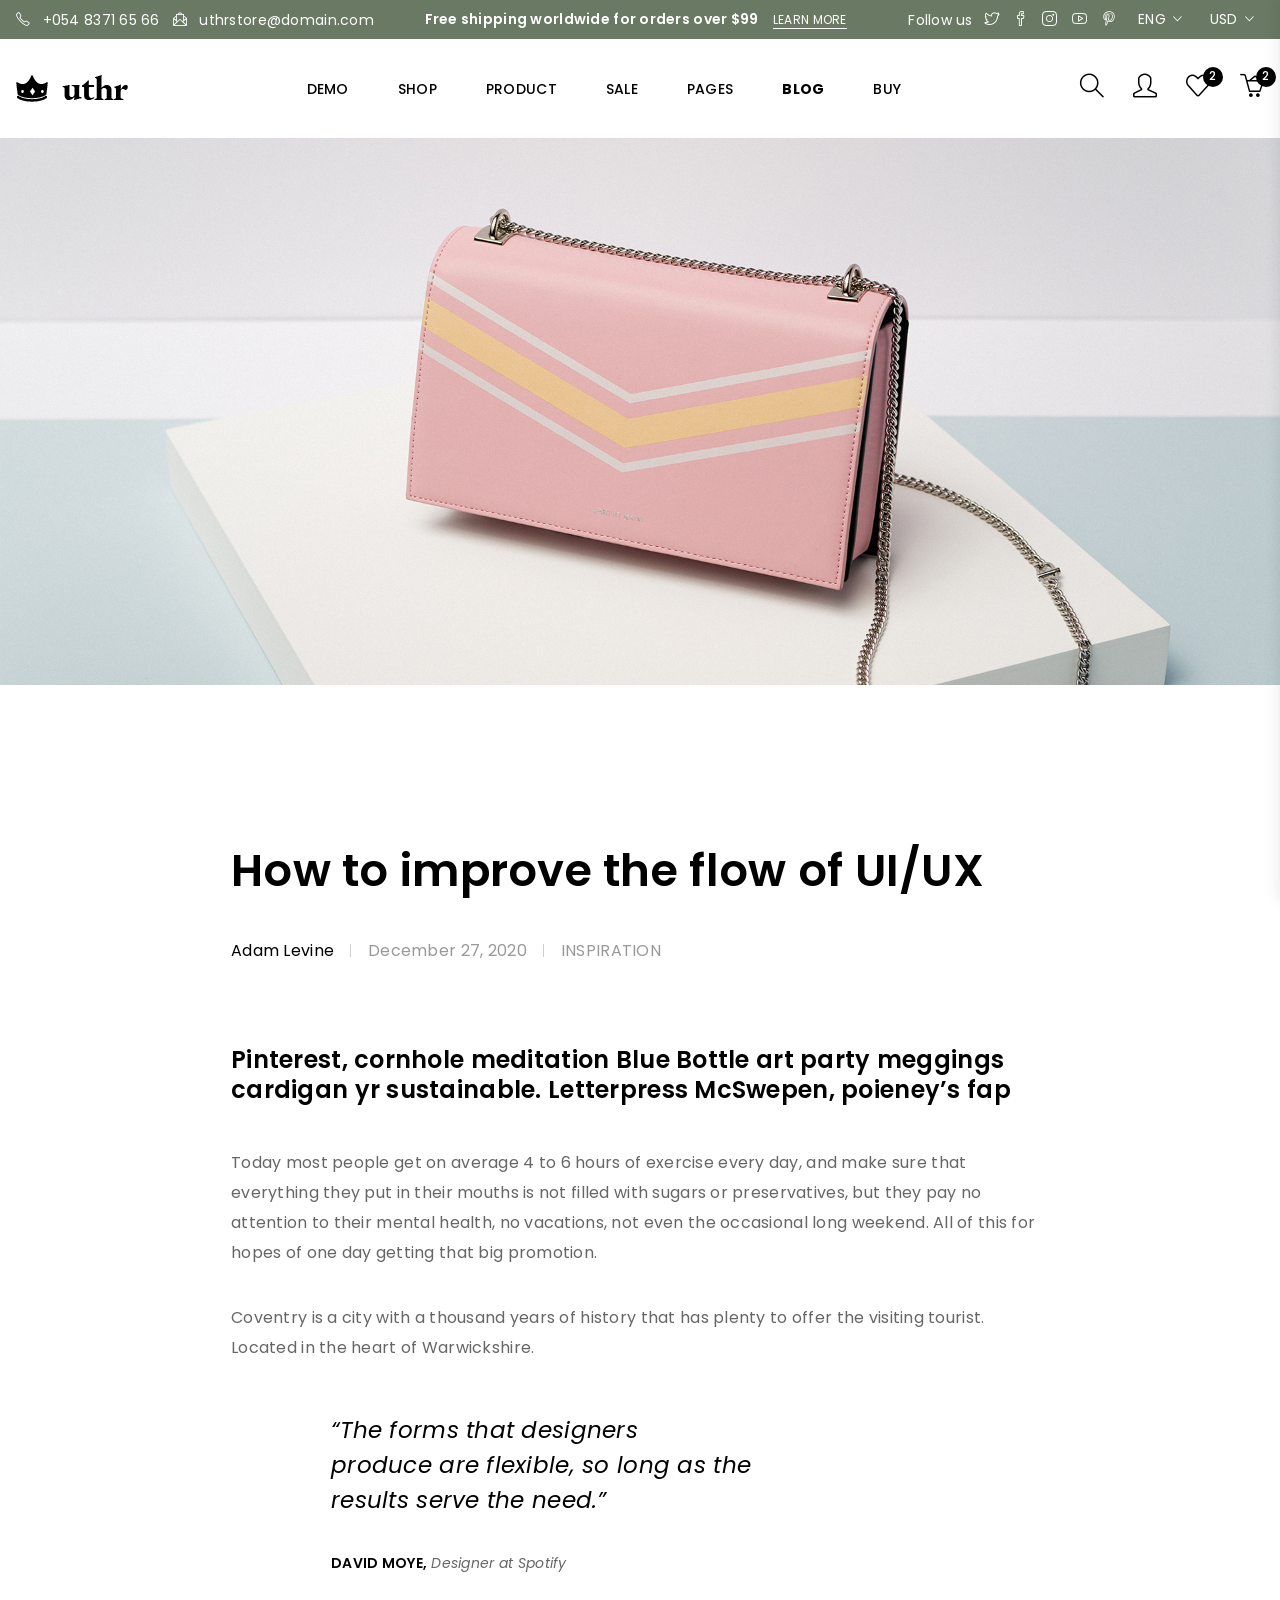
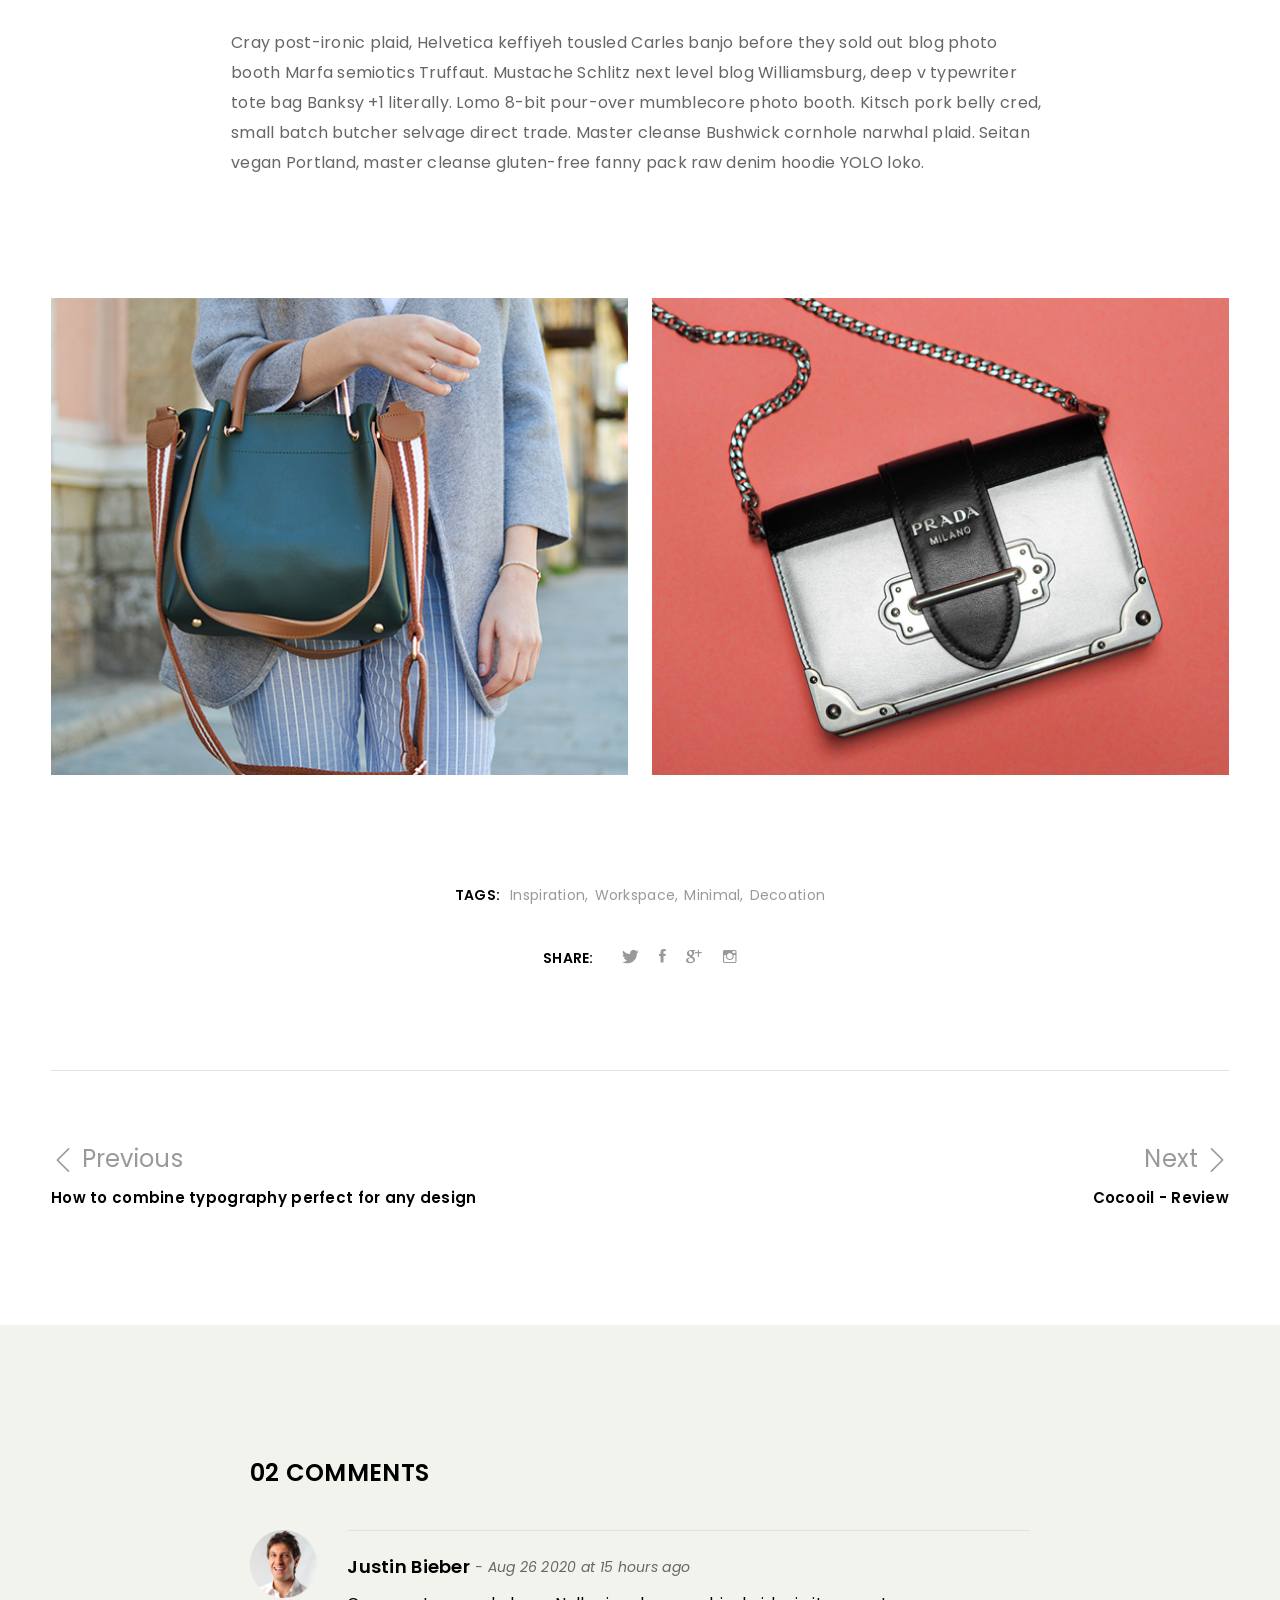
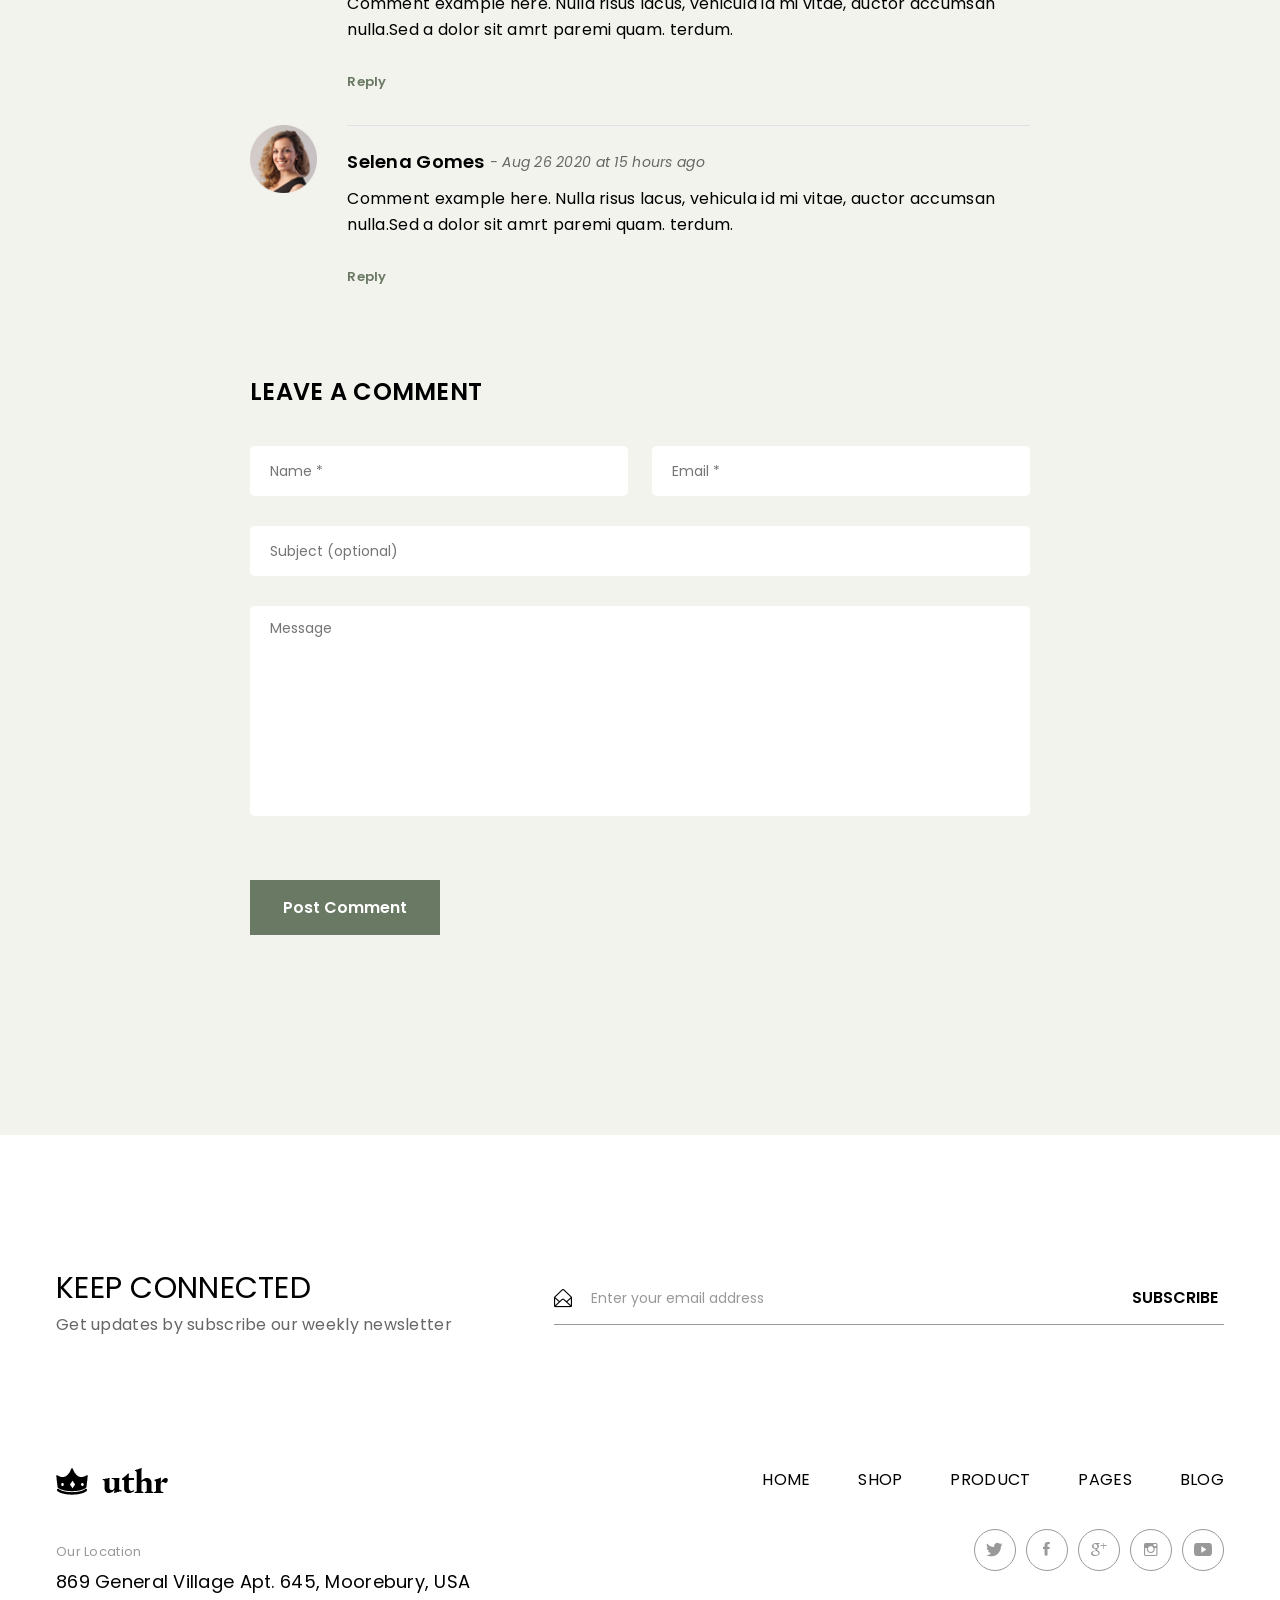
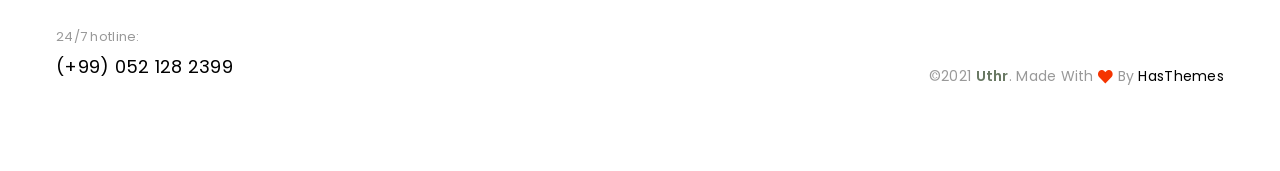
<file: OnlineShopBlazor - Right2Left/wwwroot/blog-details.html>
<!doctype html>
<html class="no-js" lang="en">

<head>
    <meta charset="utf-8">
    <meta http-equiv="x-ua-compatible" content="ie=edge">
    <title>Uthr – Blog Details </title>
    <meta name="description" content="Uthr Fashion eCommerce Bootstrap 5 Template is an innovative and modern e-commerce online store website template." />
    <meta name="viewport" content="width=device-width, initial-scale=1">
    <link rel="profile" href="https://gmpg.org/xfn/11">
    <link rel="canonical" href="Replace_with_your_PAGE_URL" />

    <!-- Open Graph (OG) meta tags are snippets of code that control how URLs are displayed when shared on social media  -->
    <!-- <meta property="og:locale" content="en_US" />
    <meta property="og:type" content="website" />
    <meta property="og:title" content="Uthr – Fashion eCommerce HTML Template" />
    <meta property="og:url" content="PAGE_URL" />
    <meta property="og:site_name" content="SITE_NAME" /> -->
    <!-- For the og:image content, replace the # with a link of an image -->
    <!-- <meta property="og:image" content="#" />
    <meta property="og:description"
        content="240+ Best Bootstrap Templates are available on this website. Find your template for your project compatible with the most popular HTML library in the world." /> -->

    <!-- Add site Favicon -->
    <link rel="icon" href="https://hasthemes.com/wp-content/uploads/2019/04/cropped-favicon-32x32.png" sizes="32x32" />
    <link rel="icon" href="https://hasthemes.com/wp-content/uploads/2019/04/cropped-favicon-192x192.png"
        sizes="192x192" />
    <link rel="apple-touch-icon" href="https://hasthemes.com/wp-content/uploads/2019/04/cropped-favicon-180x180.png" />
    <meta name="msapplication-TileImage"
        content="https://hasthemes.com/wp-content/uploads/2019/04/cropped-favicon-270x270.png" />

    <!-- CSS
    ========================= -->
    <link rel="stylesheet" href="assets/css/vendor/bootstrap.min.css">
    <link rel="stylesheet" href="assets/css/slick.css">
    <link rel="stylesheet" href="assets/css/simple-line-icons.css">
    <link rel="stylesheet" href="assets/css/ionicons.min.css">
    <link rel="stylesheet" href="assets/css/font.awesome.css">
    <link rel="stylesheet" href="assets/css/animate.css">
    <link rel="stylesheet" href="assets/css/nice-select.css">
    <link rel="stylesheet" href="assets/css/jquery-ui.min.css">
    <link rel="stylesheet" href="assets/css/magnific-popup.css">

    <!-- Main Style CSS -->
    <link rel="stylesheet" href="assets/css/style.css">

    <!--modernizr min js here-->
    <script src="assets/js/vendor/modernizr-3.7.1.min.js"></script>


    <!-- Structured Data  -->
    <script type="application/ld+json">
        {
        "@context": "http://schema.org",
        "@type": "WebSite",
        "name": "Replace_with_your_site_title",
        "url": "Replace_with_your_site_URL"
        }
    </script>
</head>

<body>

    <!--offcanvas menu area start-->
    <div class="body_overlay">

    </div>
    <div class="offcanvas_menu">
        <div class="container">
            <div class="row">
                <div class="col-12">
                    <div class="offcanvas_menu_wrapper">
                        <div class="canvas_close">
                            <a href="javascript:void(0)"><i class="ion-android-close"></i></a>
                        </div>
                        <div class="header_contact_info">
                            <ul class="d-flex">
                                <li class="text-white"> <i class="icons icon-phone"></i> <a href="tel:+05483716566">+054 8371 65 66</a></li>
                                <li class="text-white"> <i class="icon-envelope-letter icons"></i> <a href="#">uthrstore@domain.com</a></li>
                            </ul>
                        </div>
                        <div class="header_social d-flex">
                            <span>Follow us</span>
                            <ul class="d-flex">
                                <li><a href="#"><i class="icon-social-twitter icons"></i></a></li>
                                <li><a href="#"><i class="icon-social-facebook icons"></i></a></li>
                                <li><a href="#"><i class="icon-social-instagram icons"></i></a></li>
                                <li><a href="#"><i class="icon-social-youtube icons"></i></a></li>
                                <li><a href="#"><i class="icon-social-pinterest icons"></i></a></li>
                            </ul>
                        </div>
                        <div class="language_currency">
                            <ul class="d-flex">
                                <li class="language"><a href="#"> Eng <i class="icon-right ion-ios-arrow-down"></i></a>
                                    <ul class="dropdown_language">
                                        <li><a href="#">French</a></li>
                                        <li><a href="#">Spanish</a></li>
                                        <li><a href="#">Russian</a></li>
                                    </ul>
                                </li>
                                <li class="currency"><a href="#"> USd <i class="icon-right ion-ios-arrow-down"></i></a>
                                    <ul class="dropdown_currency">
                                        <li><a href="#">€ Euro</a></li>
                                        <li><a href="#">£ Pound Sterling</a></li>
                                        <li><a href="#">$ US Dollar</a></li>
                                    </ul>
                                </li>
                            </ul>
                        </div>
                        <div id="menu" class="text-left ">
                            <ul class="offcanvas_main_menu">
                                <li class="menu-item-has-children active">
                                    <a href="#">Home</a>
                                </li>
                                <li class="menu-item-has-children">
                                    <a href="shop.html">Shop</a>
                                </li>
                                <li class="menu-item-has-children">
                                    <a href="product-details.html"> Product Details</a>
                                </li>
                                <li><a href="#">sale</a></li>
                                <li class="menu-item-has-children">
                                    <a href="#">pages </a>
                                    <ul class="sub-menu">
                                        <li><a href="cart.html">cart</a></li>
                                        <li><a href="checkout.html">Checkout</a></li>
                                    </ul>
                                </li>
                                <li class="menu-item-has-children">
                                    <a href="#">blog</a>
                                    <ul class="sub-menu">
                                        <li><a href="blog.html">blog</a></li>
                                        <li><a href="blog-details.html">blog details</a></li>
                                    </ul>

                                </li>
                                <li><a href="#">buy</a></li>
                            </ul>
                        </div>
                    </div>
                </div>
            </div>
        </div>
    </div>
    <!--offcanvas menu area end-->
    <!--mini cart-->
    <div class="mini_cart">
        <div class="cart_gallery">
            <div class="cart_close">
                <div class="cart_text">
                    <h3>cart</h3>
                </div>
                <div class="mini_cart_close">
                    <a href="javascript:void(0)"><i class="icon-close icons"></i></a>
                </div>
            </div>
            <div class="cart_item">
               <div class="cart_img">
                   <a href="#"><img src="assets/img/product/product1.jpg" alt=""></a>
               </div>
                <div class="cart_info">
                    <a href="#">Primis In Faucibus</a>
                    <p>1 x <span> $65.00 </span></p>
                </div>
                <div class="cart_remove">
                    <a href="#"><i class="icon-close icons"></i></a>
                </div>
            </div>
            <div class="cart_item">
               <div class="cart_img">
                   <a href="#"><img src="assets/img/product/product2.jpg" alt=""></a>
               </div>
                <div class="cart_info">
                    <a href="#">Letraset Sheets</a>
                    <p>1 x <span> $60.00 </span></p>
                </div>
                <div class="cart_remove">
                    <a href="#"><i class="icon-close icons"></i></a>
                </div>
            </div>
        </div>
        <div class="mini_cart_table">
            <div class="cart_table_border">
                <div class="cart_total">
                    <span>Sub total:</span>
                    <span class="price">$125.00</span>
                </div>
                <div class="cart_total mt-10">
                    <span>total:</span>
                    <span class="price">$125.00</span>
                </div>
            </div>
        </div>
        <div class="mini_cart_footer">
           <div class="cart_button">
                <a href="cart.html"><i class="fa fa-shopping-cart"></i> View cart</a>
            </div>
            <div class="cart_button">
                <a href="checkout.html"><i class="fa fa-sign-in"></i> Checkout</a>
            </div>
        </div>
    </div>
    <!--mini cart end-->
    <!--header area start-->
    <header class="header_section">
        <div class="header_top">
            <div class="container-fluid">
                <div class="row">
                    <div class="col-12">
                        <div class="header_top_inner d-flex justify-content-between align-items-center">
                            <div class="header_contact_info">
                                <ul class="d-flex">
                                    <li class="text-white"> <i class="icons icon-phone"></i> <a href="tel:+05483716566">+054 8371 65 66</a></li>
                                    <li class="text-white"> <i class="icon-envelope-letter icons"></i> <a href="#">uthrstore@domain.com</a></li>
                                </ul>
                            </div>
                            <div class="free_shipping_text">
                                <p class="text-white">Free shipping worldwide for orders over $99 <a href="#">Learn More</a></p>
                            </div>
                            <div class="header_top_sidebar d-flex align-items-center">
                                <div class="header_social d-flex">
                                    <span>Follow us</span>
                                    <ul class="d-flex">
                                        <li><a href="#"><i class="icon-social-twitter icons"></i></a></li>
                                        <li><a href="#"><i class="icon-social-facebook icons"></i></a></li>
                                        <li><a href="#"><i class="icon-social-instagram icons"></i></a></li>
                                        <li><a href="#"><i class="icon-social-youtube icons"></i></a></li>
                                        <li><a href="#"><i class="icon-social-pinterest icons"></i></a></li>
                                    </ul>
                                </div>
                                <div class="language_currency">
                                    <ul class="d-flex">
                                        <li class="language"><a href="#"> Eng <i class="icon-right ion-ios-arrow-down"></i></a>
                                            <ul class="dropdown_language">
                                                <li><a href="#">French</a></li>
                                                <li><a href="#">Spanish</a></li>
                                                <li><a href="#">Russian</a></li>
                                            </ul>
                                        </li>
                                        <li class="currency"><a href="#"> USd <i class="icon-right ion-ios-arrow-down"></i></a>
                                            <ul class="dropdown_currency">
                                                <li><a href="#">€ Euro</a></li>
                                                <li><a href="#">£ Pound Sterling</a></li>
                                                <li><a href="#">$ US Dollar</a></li>
                                            </ul>
                                        </li>
                                    </ul>
                                </div>
                            </div>
                        </div>
                    </div>
                </div>
            </div>
        </div>

        <div class="main_header">
            <div class="container-fluid">
                <div class="row">
                    <div class="col-12">
                        <div class="header_container d-flex justify-content-between align-items-center">
                            <div class="canvas_open">
                                <a href="javascript:void(0)"><i class="ion-navicon"></i></a>
                            </div>
                            <div class="header_logo">
                                <a class="sticky_none" href="index.html"><img src="assets/img/logo/logo.png" alt=""></a>
                            </div>
                            <!--main menu start-->
                            <div class="main_menu d-none d-lg-block">
                                <nav>
                                    <ul class="d-flex">
                                        <li><a href="index.html">demo</a> </li>
                                        <li><a href="shop.html">shop</a></li>
                                        <li><a href="product-details.html">product</a></li>
                                        <li><a href="#">sale</a></li>
                                        <li><a href="#">pages</a>
                                            <ul class="sub_menu">
                                                <li><a href="cart.html">Cart Pages</a></li>
                                                <li><a href="checkout.html">Checkout Pages</a></li>
                                            </ul>
                                        </li>
                                        <li><a class="active" href="blog.html">blog</a>
                                            <ul class="sub_menu">
                                                <li><a href="blog.html">Blog Pages</a></li>
                                                <li><a href="blog-details.html">Blog Details</a></li>
                                            </ul>
                                        </li>
                                        <li><a href="#">buy</a></li>
                                    </ul>
                                </nav>
                            </div>
                            <div class="header_account">
                                <ul class="d-flex">
                                    <li class="header_search"><a href="#"><i class="icon-magnifier icons"></i></a></li>
                                    <li class="account_link"><a href="#"><i class="icon-user icons"></i></a>
                                        <ul class="dropdown_account_link">
                                            <li><a href="#">My Account</a></li>
                                            <li><a href="#">Login</a></li>
                                            <li><a href="#">Contact</a></li>
                                        </ul>
                                    </li>
                                    <li><a href="#"><i class="icon-heart icons"></i></a> <span class="item_count">2</span></li>
                                    <li class="shopping_cart"><a href="#"><i class="icon-basket-loaded icons"></i></a> <span class="item_count">2</span></li>
                                </ul>
                            </div>
                        </div>
                    </div>
                </div>
            </div>
        </div>
        <!-- page search box -->
        <div class="page_search_box">
            <div class="search_close">
                <i class="ion-close-round"></i>
            </div>
            <form class="border-bottom" action="#">
                <input class="border-0" placeholder="Search products..." type="text">
                <button type="submit"><span class="icon-magnifier icons"></span></button>
            </form>
        </div>

    </header>
    <!--header area end-->

    <!--blog body area start-->
    <div class="blog_details">
       <div class="blog_details_thumb">
           <img src="assets/img/blog/blogbig.jpg" alt="">
       </div>
        <div class="blog_wrapper_details">
            <div class="container">
                <div class="row">
                    <div class="col-12">
                        <div class="blog_details_content">
                            <div class="post_header">
                                <h2 class="post_title">How to improve the flow of UI/UX</h2>
                                <div class="blog_meta">
                                   <ul class="d-flex">
                                       <li>Adam Levine </li>
                                       <li>December 27, 2020 </li>
                                       <li>INSPIRATION</li>
                                   </ul>
                                </div>
                            </div>
                            <div class="blog_details_desc">
                                <h3>Pinterest, cornhole meditation Blue Bottle art party meggings cardigan yr sustainable. Letterpress McSwepen, poieney’s fap</h3>
                                <p class="mb-35">Today most people get on average 4 to 6 hours of exercise every day, and make sure that everything they put in their mouths is not filled with sugars or preservatives, but they pay no attention to their mental health, no vacations, not even the occasional long weekend. All of this for hopes of one day getting that big promotion.</p>
                                <p class="mb-50">Coventry is a city with a thousand years of history that has plenty to offer the visiting tourist. Located in the heart of Warwickshire.</p>
                                <blockquote class="mb-30">
                                    <p>“The forms that designers <br> produce are flexible, so long as the <br> results serve the need.”</p>
                                </blockquote>
                                <p class="david_moye mb-50"><span>DAVID MOYE,</span> Designer at Spotify</p>
                                <p>Cray post-ironic plaid, Helvetica keffiyeh tousled Carles banjo before they sold out blog photo booth Marfa semiotics Truffaut. Mustache Schlitz next level blog Williamsburg, deep v typewriter tote bag Banksy +1 literally. Lomo 8-bit pour-over mumblecore photo booth. Kitsch pork belly cred, small batch butcher selvage direct trade. Master cleanse Bushwick cornhole narwhal plaid. Seitan vegan Portland, master cleanse gluten-free fanny pack raw denim hoodie YOLO loko.</p>
                            </div>

                        </div>
                        <div class="related_posts">
                            <div class="row">
                                <div class="col-lg-6 col-md-6 col-sm-6">
                                   <figure class="related_thumb">
                                       <img src="assets/img/blog/related1.jpg" alt="">
                                    <div class="related_popup_icon">
                                        <a class="port_popup" href="assets/img/blog/related1.jpg"><i class="icon-size-fullscreen icons"></i></a>
                                    </div>
                                   </figure>
                                </div>
                                <div class="col-lg-6 col-md-6 col-sm-6">
                                   <figure class="related_thumb">
                                       <img src="assets/img/blog/related2.jpg" alt="">
                                    <div class="related_popup_icon">
                                        <a class="port_popup" href="assets/img/blog/related2.jpg"><i class="icon-size-fullscreen icons"></i></a>
                                    </div>
                                   </figure>
                                </div>
                            </div>
                        </div>
                        <div class="post_tags_social border-bottom">
                            <div class="post_tags d-flex justify-content-center align-items-center">
                               <span>TAGS: </span>
                                <ul class="d-flex">
                                    <li><a href="#">Inspiration,</a></li>
                                    <li><a href="#">Workspace,</a></li>
                                    <li><a href="#">Minimal,</a></li>
                                    <li><a href="#">Decoation</a></li>
                                </ul>
                            </div>
                            <div class="post__social d-flex justify-content-center align-items-center">
                               <span>SHARE:</span>
                                <ul class="d-flex">
                                    <li><a href="#"><i class="ion-social-twitter"></i></a></li>
                                    <li><a href="#"><i class="ion-social-facebook"></i></a></li>
                                    <li><a href="#"><i class="ion-social-googleplus"></i></a></li>
                                    <li><a href="#"><i class="ion-social-instagram-outline"></i></a></li>
                                </ul>
                            </div>
                        </div>
                        <div class="blog_navigation">
                            <ul class="d-flex justify-content-between">
                                <li class="previous"><a href="#"><i class="icon-arrow-left icons"></i> Previous</a> <span>How to combine typography perfect for any design</span></li>
                                <li class="next"><a href="#">Next  <i class="icon-arrow-right icons"></i></a> <span>Cocooil - Review</span></li>
                            </ul>
                        </div>
                    </div>
                </div>
            </div>
        </div>
        <div class="blog_comment_form">
            <div class="container">
                <div class="row">
                    <div class="col-12">
                        <div class="comments_box">
                            <h3>02 Comments	</h3>
                            <div class="comment_list d-flex">
                                <div class="comment_thumb">
                                    <img src="assets/img/blog/post-comment1.png" alt="">
                                </div>
                                <div class="comment_content border-top">
                                    <div class="comment_meta d-flex align-items-center">
                                        <h5><a href="#">Justin Bieber </a></h5>
                                        <span> - Aug 26 2020 at 15 hours ago</span>
                                    </div>
                                    <p>Comment example here. Nulla risus lacus, vehicula id mi vitae, auctor accumsan nulla.Sed a dolor sit amrt paremi quam. terdum.</p>
                                    <div class="comment_reply">
                                        <a href="#">Reply</a>
                                    </div>
                                </div>
                            </div>
                            <div class="comment_list d-flex">
                                <div class="comment_thumb">
                                    <img src="assets/img/blog/post-comment2.png" alt="">
                                </div>
                                <div class="comment_content border-top">
                                    <div class="comment_meta d-flex align-items-center">
                                        <h5><a href="#">Selena Gomes </a></h5>
                                        <span> - Aug 26 2020 at 15 hours ago</span>
                                    </div>
                                    <p>Comment example here. Nulla risus lacus, vehicula id mi vitae, auctor accumsan nulla.Sed a dolor sit amrt paremi quam. terdum.</p>
                                    <div class="comment_reply">
                                        <a href="#">Reply</a>
                                    </div>
                                </div>
                            </div>
                        </div>
                        <div class="comments_form">
                            <h3>Leave a comment </h3>
                            <form action="#">
                                <div class="row">
                                    <div class="col-lg-6 col-md-6 col-sm-6">
                                        <input placeholder="Name *" type="text">
                                    </div>
                                    <div class="col-lg-6 col-md-6 col-sm-6">
                                        <input placeholder="Email *" type="text">
                                    </div>
                                    <div class="col-12">
                                        <input placeholder="Subject (optional)" type="text">
                                    </div>
                                    <div class="col-12">
                                        <textarea placeholder="Message"></textarea>
                                    </div>

                                </div>
                                <button class="btn btn-primary" type="submit">Post Comment</button>
                             </form>
                        </div>
                    </div>
                </div>
            </div>
        </div>
    </div>
    <!--blog section area end-->

  <!--newsletter section start-->
    <section class="newsletter_section newsletter_padding">
        <div class="container">
            <div class="row">
                <div class="col-12">
                    <div class="newsletter_inner d-flex justify-content-between align-items-center">
                        <div class="newsletter_text">
                            <h3>keep connected</h3>
                            <p>Get updates by subscribe our weekly newsletter</p>
                        </div>
                        <div class="newsletter_subscribe">
                            <form id="mc-form">
                                <input class="border-0" id="mc-email" type="email" autocomplete="off" placeholder="Enter your email address">
                                <i class="icon-envelope-open icons"></i>
                                <button class="border-0" id="mc-submit">Subscribe</button>
                            </form>
                            <!-- mailchimp-alerts Start -->
                            <div class="mailchimp-alerts text-centre">
                                <div class="mailchimp-submitting"></div><!-- mailchimp-submitting end -->
                                <div class="mailchimp-success"></div><!-- mailchimp-success end -->
                                <div class="mailchimp-error"></div><!-- mailchimp-error end -->
                            </div><!-- mailchimp-alerts end -->
                        </div>
                    </div>
                </div>
            </div>
        </div>
    </section>
    <!--newsletter section end-->

    <!--footer area start-->
    <footer class="footer_widgets">
        <div class="container">
            <div class="row">
                <div class="col-lg-5 col-md-5 col-sm-5">
                    <div class="footer_widget_list">
                        <div class="footer_logo">
                            <a href="#"><img src="assets/img/logo/logo.png" alt=""></a>
                        </div>
                        <div class="footer_contact">
                            <div class="footer_contact_list">
                                <span>Our Location</span>
                                <p>869 General Village Apt. 645, Moorebury, USA</p>
                            </div>
                            <div class="footer_contact_list">
                                <span>24/7 hotline:</span>
                                <a href="tel:(+99)0521282399">(+99) 052 128 2399</a>
                            </div>
                        </div>
                    </div>
                </div>
                <div class="col-lg-7 col-md-7 col-sm-7">
                    <div class="footer_widget_list text-right">
                        <div class="footer_menu">
                            <ul class="d-flex justify-content-end">
                                <li><a href="index.html">home</a></li>
                                <li><a href="shop.html">Shop</a></li>
                                <li><a href="product-details.html">Product</a></li>
                                <li><a href="#">pages</a></li>
                                <li><a href="blog.html">Blog</a></li>
                            </ul>
                        </div>
                        <div class="footer_social">
                            <ul class="d-flex justify-content-end">
                                <li><a href="https://twitter.com" data-tippy="Twitter" data-tippy-inertia="true" data-tippy-delay="50"
                                        data-tippy-arrow="true" data-tippy-placement="top"><i class="ion-social-twitter"></i></a></li>
                                <li><a href="https://www.facebook.com" data-tippy="Facebook" data-tippy-inertia="true" data-tippy-delay="50"
                                        data-tippy-arrow="true" data-tippy-placement="top"><i class="ion-social-facebook"></i></a></li>
                                <li><a href="https://www.google.com" data-tippy="googleplus" data-tippy-inertia="true" data-tippy-delay="50"
                                        data-tippy-arrow="true" data-tippy-placement="top"><i class="ion-social-googleplus-outline"></i></a></li>
                                <li><a href="https://www.instagram.com" data-tippy="Instagram" data-tippy-inertia="true" data-tippy-delay="50"
                                        data-tippy-arrow="true" data-tippy-placement="top"><i class="ion-social-instagram-outline"></i></a></li>
                                <li><a href="https://www.youtube.com" data-tippy="Youtube" data-tippy-inertia="true" data-tippy-delay="50"
                                        data-tippy-arrow="true" data-tippy-placement="top"><i class="ion-social-youtube"></i></a></li>
                            </ul>
                        </div>
                        <div class="copyright_right">
                            <p>©2021 <span>Uthr</span>. made with <i class="ion-heart"></i>  by <a href="https://hasthemes.com" target="_blank">HasThemes</a></p>
                        </div>
                    </div>
                </div>
            </div>
        </div>
    </footer>
    <!--footer area end-->



<!-- JS
============================================ -->

<script src="assets/js/vendor/jquery-3.4.1.min.js"></script>
<script src="assets/js/vendor/popper.js"></script>
<script src="assets/js/vendor/bootstrap.min.js"></script>
<script src="assets/js/slick.min.js"></script>
<script src="assets/js/wow.min.js"></script>
<script src="assets/js/jquery.scrollup.min.js"></script>
<script src="assets/js/images-loaded.min.js"></script>
<script src="assets/js/isotope.pkgd.min.js"></script>
<script src="assets/js/jquery.nice-select.js"></script>
<script src="assets/js/tippy-bundle.umd.js"></script>
<script src="assets/js/jquery-ui.min.js"></script>
<script src="assets/js/jquery.instagramFeed.min.js"></script>
<script src="assets/js/jquery.magnific-popup.min.js"></script>
<script src="assets/js/mailchimp-ajax.js"></script>

<!-- Main JS -->
<script src="assets/js/main.js"></script>


</body>

</html>
</file>
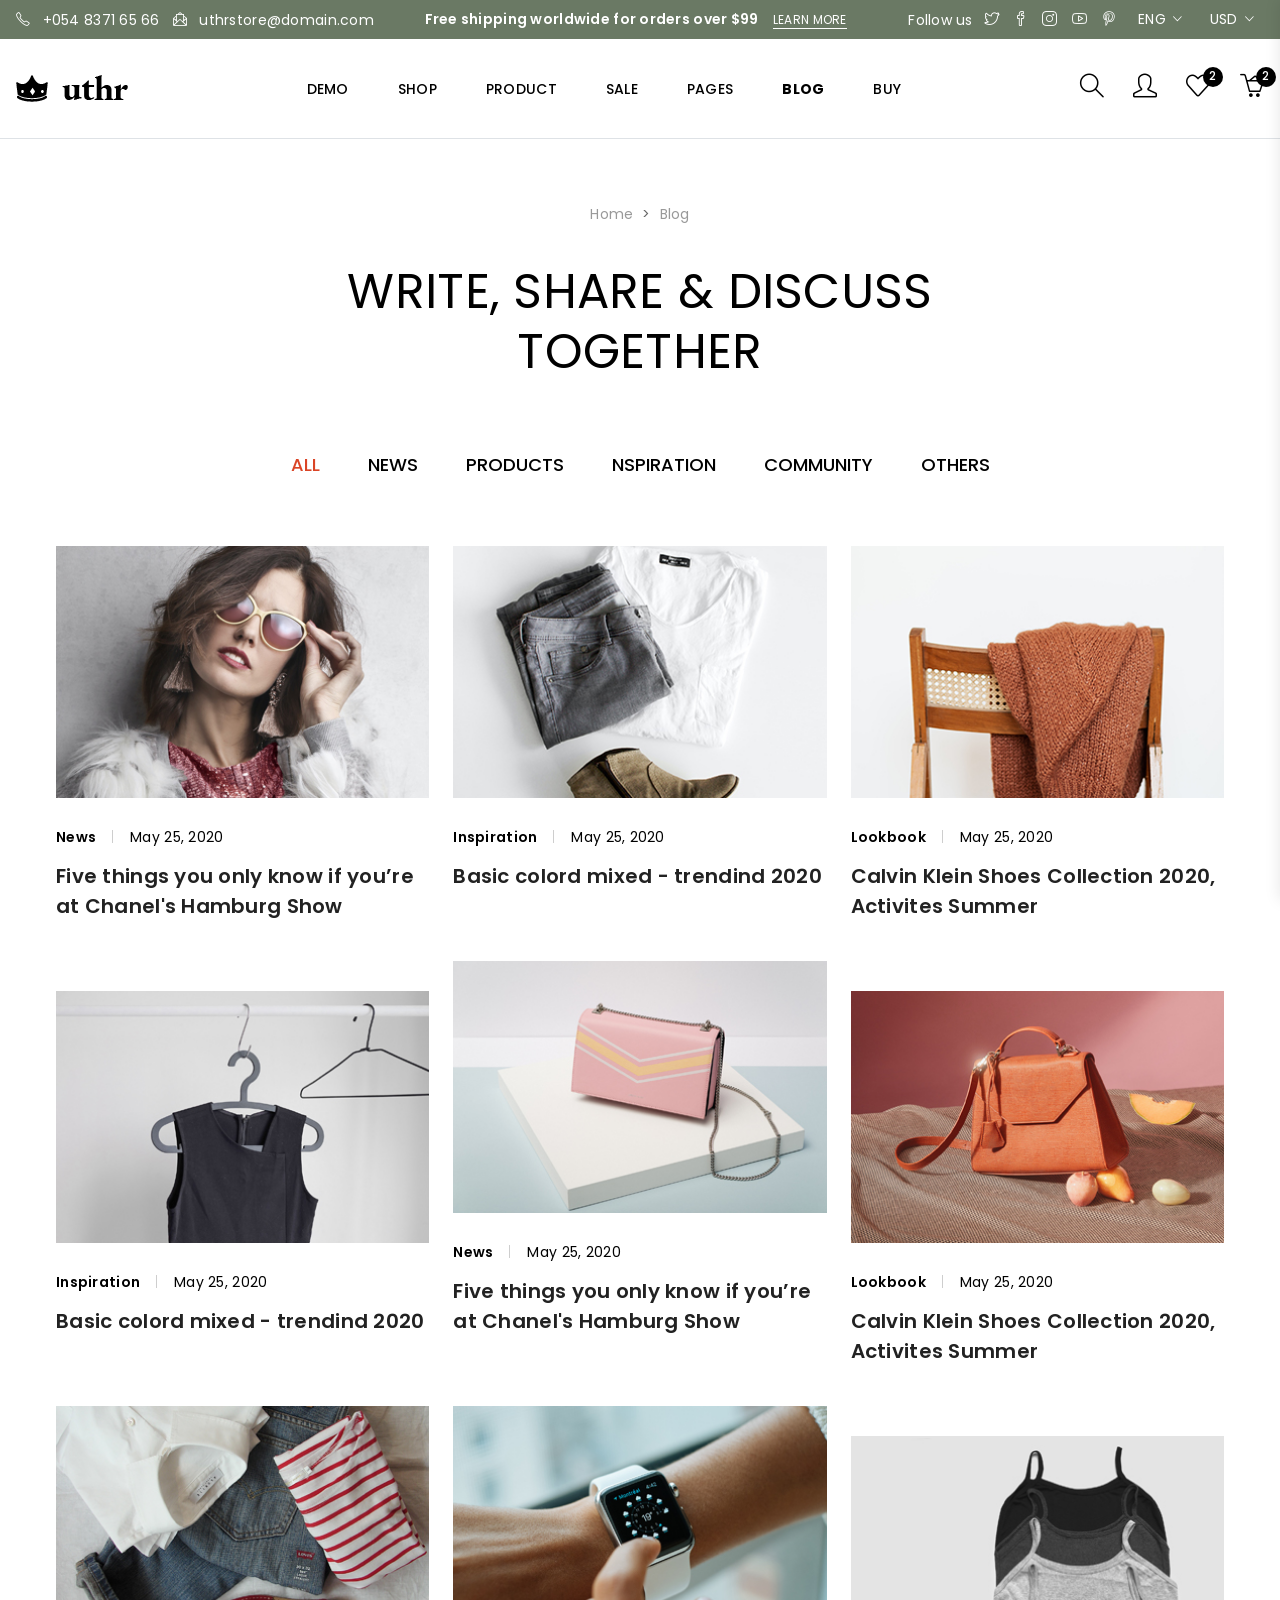
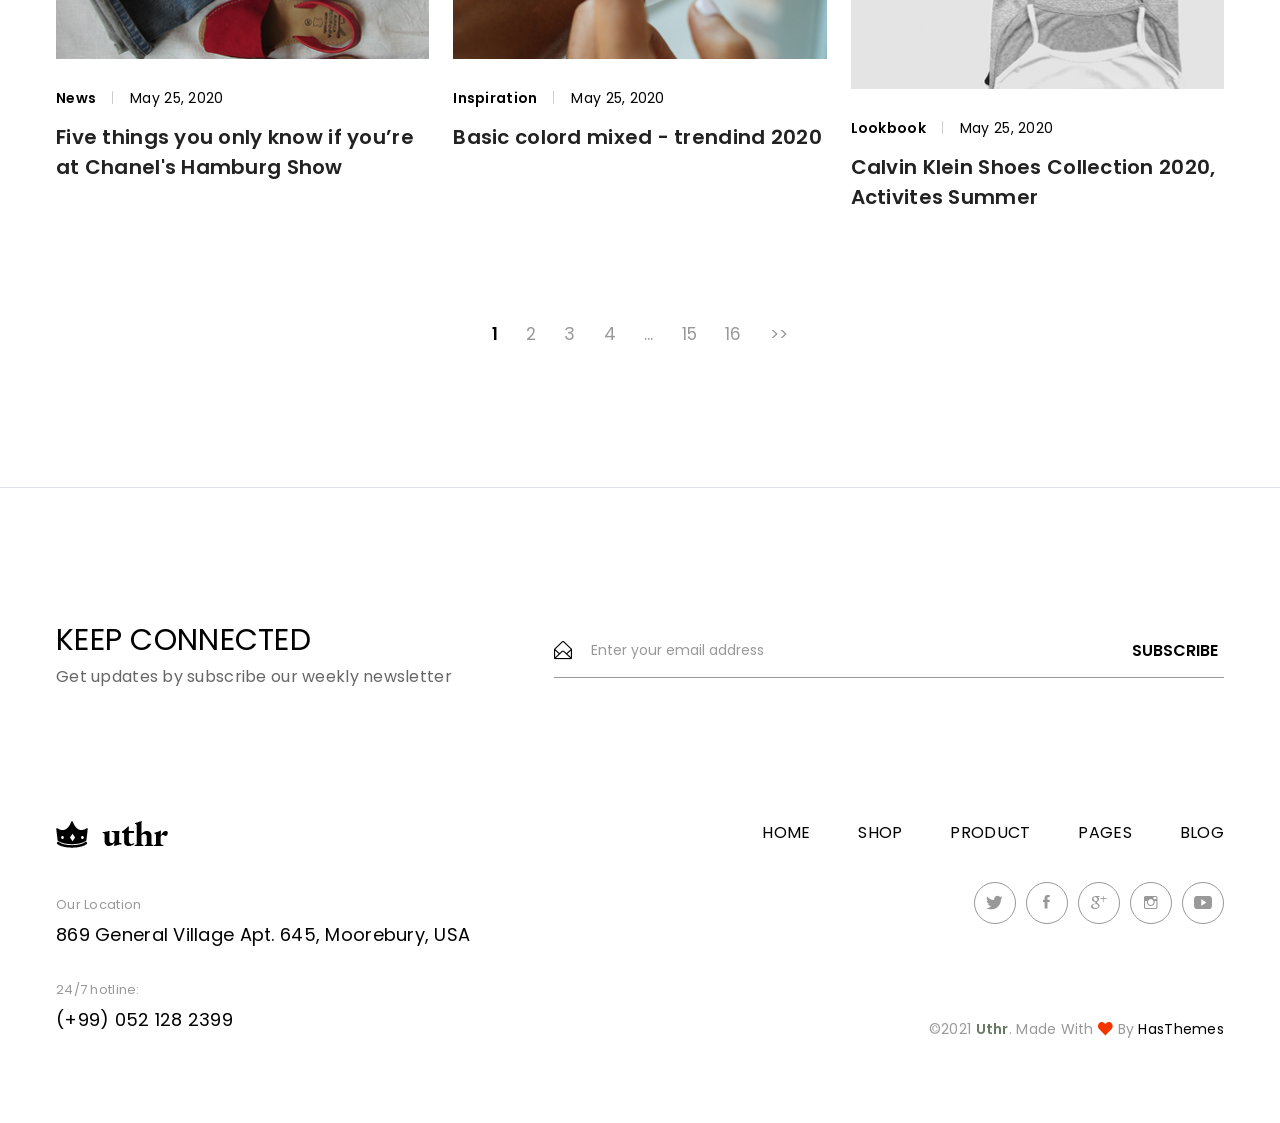
<file: OnlineShopBlazor - Right2Left/wwwroot/blog.html>
<!doctype html>
<html class="no-js" lang="en">

<head>
    <meta charset="utf-8">
    <meta http-equiv="x-ua-compatible" content="ie=edge">
    <title>Uthr – Blog Page </title>
    <meta name="description" content="Uthr Fashion eCommerce Bootstrap 5 Template is an innovative and modern e-commerce online store website template." />
    <meta name="viewport" content="width=device-width, initial-scale=1">
    <link rel="profile" href="https://gmpg.org/xfn/11">
    <link rel="canonical" href="Replace_with_your_PAGE_URL" />

    <!-- Open Graph (OG) meta tags are snippets of code that control how URLs are displayed when shared on social media  -->
    <!-- <meta property="og:locale" content="en_US" />
    <meta property="og:type" content="website" />
    <meta property="og:title" content="Uthr – Fashion eCommerce HTML Template" />
    <meta property="og:url" content="PAGE_URL" />
    <meta property="og:site_name" content="SITE_NAME" /> -->
    <!-- For the og:image content, replace the # with a link of an image -->
    <!-- <meta property="og:image" content="#" />
    <meta property="og:description"
        content="240+ Best Bootstrap Templates are available on this website. Find your template for your project compatible with the most popular HTML library in the world." /> -->

    <!-- Add site Favicon -->
    <link rel="icon" href="https://hasthemes.com/wp-content/uploads/2019/04/cropped-favicon-32x32.png" sizes="32x32" />
    <link rel="icon" href="https://hasthemes.com/wp-content/uploads/2019/04/cropped-favicon-192x192.png"
        sizes="192x192" />
    <link rel="apple-touch-icon" href="https://hasthemes.com/wp-content/uploads/2019/04/cropped-favicon-180x180.png" />
    <meta name="msapplication-TileImage"
        content="https://hasthemes.com/wp-content/uploads/2019/04/cropped-favicon-270x270.png" />

    <!-- CSS
    ========================= -->
    <link rel="stylesheet" href="assets/css/vendor/bootstrap.min.css">
    <link rel="stylesheet" href="assets/css/slick.css">
    <link rel="stylesheet" href="assets/css/simple-line-icons.css">
    <link rel="stylesheet" href="assets/css/ionicons.min.css">
    <link rel="stylesheet" href="assets/css/font.awesome.css">
    <link rel="stylesheet" href="assets/css/animate.css">
    <link rel="stylesheet" href="assets/css/nice-select.css">
    <link rel="stylesheet" href="assets/css/jquery-ui.min.css">
    <link rel="stylesheet" href="assets/css/magnific-popup.css">

    <!-- Main Style CSS -->
    <link rel="stylesheet" href="assets/css/style.css">

    <!--modernizr min js here-->
    <script src="assets/js/vendor/modernizr-3.7.1.min.js"></script>


    <!-- Structured Data  -->
    <script type="application/ld+json">
        {
        "@context": "http://schema.org",
        "@type": "WebSite",
        "name": "Replace_with_your_site_title",
        "url": "Replace_with_your_site_URL"
        }
    </script>
</head>

<body>

    <!--offcanvas menu area start-->
    <div class="body_overlay">

    </div>
    <div class="offcanvas_menu">
        <div class="container">
            <div class="row">
                <div class="col-12">
                    <div class="offcanvas_menu_wrapper">
                        <div class="canvas_close">
                            <a href="javascript:void(0)"><i class="ion-android-close"></i></a>
                        </div>
                        <div class="header_contact_info">
                            <ul class="d-flex">
                                <li class="text-white"> <i class="icons icon-phone"></i> <a href="tel:+05483716566">+054 8371 65 66</a></li>
                                <li class="text-white"> <i class="icon-envelope-letter icons"></i> <a href="#">uthrstore@domain.com</a></li>
                            </ul>
                        </div>
                        <div class="header_social d-flex">
                            <span>Follow us</span>
                            <ul class="d-flex">
                                <li><a href="#"><i class="icon-social-twitter icons"></i></a></li>
                                <li><a href="#"><i class="icon-social-facebook icons"></i></a></li>
                                <li><a href="#"><i class="icon-social-instagram icons"></i></a></li>
                                <li><a href="#"><i class="icon-social-youtube icons"></i></a></li>
                                <li><a href="#"><i class="icon-social-pinterest icons"></i></a></li>
                            </ul>
                        </div>
                        <div class="language_currency">
                            <ul class="d-flex">
                                <li class="language"><a href="#"> Eng <i class="icon-right ion-ios-arrow-down"></i></a>
                                    <ul class="dropdown_language">
                                        <li><a href="#">French</a></li>
                                        <li><a href="#">Spanish</a></li>
                                        <li><a href="#">Russian</a></li>
                                    </ul>
                                </li>
                                <li class="currency"><a href="#"> USd <i class="icon-right ion-ios-arrow-down"></i></a>
                                    <ul class="dropdown_currency">
                                        <li><a href="#">€ Euro</a></li>
                                        <li><a href="#">£ Pound Sterling</a></li>
                                        <li><a href="#">$ US Dollar</a></li>
                                    </ul>
                                </li>
                            </ul>
                        </div>
                        <div id="menu" class="text-left ">
                            <ul class="offcanvas_main_menu">
                                <li class="menu-item-has-children active">
                                    <a href="#">Home</a>
                                </li>
                                <li class="menu-item-has-children">
                                    <a href="shop.html">Shop</a>
                                </li>
                                <li class="menu-item-has-children">
                                    <a href="product-details.html"> Product Details</a>
                                </li>
                                <li><a href="#">sale</a></li>
                                <li class="menu-item-has-children">
                                    <a href="#">pages </a>
                                    <ul class="sub-menu">
                                        <li><a href="cart.html">cart</a></li>
                                        <li><a href="checkout.html">Checkout</a></li>
                                    </ul>
                                </li>
                                <li class="menu-item-has-children">
                                    <a href="#">blog</a>
                                    <ul class="sub-menu">
                                        <li><a href="blog.html">blog</a></li>
                                        <li><a href="blog-details.html">blog details</a></li>
                                    </ul>

                                </li>
                                <li><a href="#">buy</a></li>
                            </ul>
                        </div>
                    </div>
                </div>
            </div>
        </div>
    </div>
    <!--offcanvas menu area end-->
    <!--mini cart-->
    <div class="mini_cart">
        <div class="cart_gallery">
            <div class="cart_close">
                <div class="cart_text">
                    <h3>cart</h3>
                </div>
                <div class="mini_cart_close">
                    <a href="javascript:void(0)"><i class="icon-close icons"></i></a>
                </div>
            </div>
            <div class="cart_item">
               <div class="cart_img">
                   <a href="#"><img src="assets/img/product/product1.jpg" alt=""></a>
               </div>
                <div class="cart_info">
                    <a href="#">Primis In Faucibus</a>
                    <p>1 x <span> $65.00 </span></p>
                </div>
                <div class="cart_remove">
                    <a href="#"><i class="icon-close icons"></i></a>
                </div>
            </div>
            <div class="cart_item">
               <div class="cart_img">
                   <a href="#"><img src="assets/img/product/product2.jpg" alt=""></a>
               </div>
                <div class="cart_info">
                    <a href="#">Letraset Sheets</a>
                    <p>1 x <span> $60.00 </span></p>
                </div>
                <div class="cart_remove">
                    <a href="#"><i class="icon-close icons"></i></a>
                </div>
            </div>
        </div>
        <div class="mini_cart_table">
            <div class="cart_table_border">
                <div class="cart_total">
                    <span>Sub total:</span>
                    <span class="price">$125.00</span>
                </div>
                <div class="cart_total mt-10">
                    <span>total:</span>
                    <span class="price">$125.00</span>
                </div>
            </div>
        </div>
        <div class="mini_cart_footer">
           <div class="cart_button">
                <a href="cart.html"><i class="fa fa-shopping-cart"></i> View cart</a>
            </div>
            <div class="cart_button">
                <a href="checkout.html"><i class="fa fa-sign-in"></i> Checkout</a>
            </div>
        </div>
    </div>
    <!--mini cart end-->
    <!--header area start-->
    <header class="header_section border-bottom">
        <div class="header_top">
            <div class="container-fluid">
                <div class="row">
                    <div class="col-12">
                        <div class="header_top_inner d-flex justify-content-between align-items-center">
                            <div class="header_contact_info">
                                <ul class="d-flex">
                                    <li class="text-white"> <i class="icons icon-phone"></i> <a href="tel:+05483716566">+054 8371 65 66</a></li>
                                    <li class="text-white"> <i class="icon-envelope-letter icons"></i> <a href="#">uthrstore@domain.com</a></li>
                                </ul>
                            </div>
                            <div class="free_shipping_text">
                                <p class="text-white">Free shipping worldwide for orders over $99 <a href="#">Learn More</a></p>
                            </div>
                            <div class="header_top_sidebar d-flex align-items-center">
                                <div class="header_social d-flex">
                                    <span>Follow us</span>
                                    <ul class="d-flex">
                                        <li><a href="#"><i class="icon-social-twitter icons"></i></a></li>
                                        <li><a href="#"><i class="icon-social-facebook icons"></i></a></li>
                                        <li><a href="#"><i class="icon-social-instagram icons"></i></a></li>
                                        <li><a href="#"><i class="icon-social-youtube icons"></i></a></li>
                                        <li><a href="#"><i class="icon-social-pinterest icons"></i></a></li>
                                    </ul>
                                </div>
                                <div class="language_currency">
                                    <ul class="d-flex">
                                        <li class="language"><a href="#"> Eng <i class="icon-right ion-ios-arrow-down"></i></a>
                                            <ul class="dropdown_language">
                                                <li><a href="#">French</a></li>
                                                <li><a href="#">Spanish</a></li>
                                                <li><a href="#">Russian</a></li>
                                            </ul>
                                        </li>
                                        <li class="currency"><a href="#"> USd <i class="icon-right ion-ios-arrow-down"></i></a>
                                            <ul class="dropdown_currency">
                                                <li><a href="#">€ Euro</a></li>
                                                <li><a href="#">£ Pound Sterling</a></li>
                                                <li><a href="#">$ US Dollar</a></li>
                                            </ul>
                                        </li>
                                    </ul>
                                </div>
                            </div>
                        </div>
                    </div>
                </div>
            </div>
        </div>

        <div class="main_header">
            <div class="container-fluid">
                <div class="row">
                    <div class="col-12">
                        <div class="header_container d-flex justify-content-between align-items-center">
                            <div class="canvas_open">
                                <a href="javascript:void(0)"><i class="ion-navicon"></i></a>
                            </div>
                            <div class="header_logo">
                                <a class="sticky_none" href="index.html"><img src="assets/img/logo/logo.png" alt=""></a>
                            </div>
                            <!--main menu start-->
                            <div class="main_menu d-none d-lg-block">
                                <nav>
                                    <ul class="d-flex">
                                        <li><a href="index.html">demo</a> </li>
                                        <li><a href="shop.html">shop</a></li>
                                        <li><a href="product-details.html">product</a></li>
                                        <li><a href="#">sale</a></li>
                                        <li><a href="#">pages</a>
                                            <ul class="sub_menu">
                                                <li><a href="cart.html">Cart Pages</a></li>
                                                <li><a href="checkout.html">Checkout Pages</a></li>
                                            </ul>
                                        </li>
                                        <li><a class="active" href="blog.html">blog</a>
                                            <ul class="sub_menu">
                                                <li><a href="blog.html">Blog Pages</a></li>
                                                <li><a href="blog-details.html">Blog Details</a></li>
                                            </ul>
                                        </li>
                                        <li><a href="#">buy</a></li>
                                    </ul>
                                </nav>
                            </div>
                            <div class="header_account">
                                <ul class="d-flex">
                                    <li class="header_search"><a href="#"><i class="icon-magnifier icons"></i></a></li>
                                    <li class="account_link"><a href="#"><i class="icon-user icons"></i></a>
                                        <ul class="dropdown_account_link">
                                            <li><a href="#">My Account</a></li>
                                            <li><a href="#">Login</a></li>
                                            <li><a href="#">Contact</a></li>
                                        </ul>
                                    </li>
                                    <li><a href="#"><i class="icon-heart icons"></i></a> <span class="item_count">2</span></li>
                                    <li class="shopping_cart"><a href="#"><i class="icon-basket-loaded icons"></i></a> <span class="item_count">2</span></li>
                                </ul>
                            </div>
                        </div>
                    </div>
                </div>
            </div>
        </div>
        <!-- page search box -->
        <div class="page_search_box">
            <div class="search_close">
                <i class="ion-close-round"></i>
            </div>
            <form class="border-bottom" action="#">
                <input class="border-0" placeholder="Search products..." type="text">
                <button type="submit"><span class="icon-magnifier icons"></span></button>
            </form>
        </div>

    </header>
    <!--header area end-->

      <!--breadcrumbs area start-->
    <div class="breadcrumbs_area breadcrumbs_blog">
        <div class="container">
            <div class="row">
                <div class="col-12">
                    <div class="breadcrumb_content text-center">
                        <ul>
                            <li><a href="index.html">home</a></li>
                            <li><a href="blog.html">Blog</a></li>
                        </ul>
                        <h3>Write, Share & Discuss <br> Together</h3>
                    </div>
                </div>
            </div>
        </div>
    </div>
    <!--breadcrumbs area end-->

    <!--blog page section start-->
    <div class="blog_page_section mb-140">
        <div class="container">
            <div class="blog_messonry_button d-flex justify-content-center">
                <button class="active" data-filter="*">all</button>
                <button data-filter=".news">news </button>
                <button data-filter=".products">products </button>
                <button data-filter=".nspiration">nspiration </button>
                <button data-filter=".community">community</button>
                <button data-filter=".others">others</button>
            </div>
            <div class="row blog_page_gallery">
                <div class="col-lg-4 col-md-6 col-sm-6 gird_item nspiration community">
                    <article class="single_blog products community">
                        <figure>
                            <div class="blog_thumb">
                                <a href="blog-details.html"><img src="assets/img/blog/blog1.jpg" alt=""></a>
                            </div>
                            <figcaption class="blog_content">
                                <div class="blog_meta">
                                    <ul class="d-flex">
                                        <li><span class="meta_tag">News</span></li>
                                        <li><span>May 25, 2020</span></li>
                                    </ul>
                                </div>
                                <h3><a href="blog-details.html">Five things you only know if you’re at Chanel's Hamburg Show</a></h3>
                            </figcaption>
                        </figure>
                    </article>
                </div>
                <div class="col-lg-4 col-md-6 col-sm-6 gird_item news nspiration others">
                    <article class="single_blog">
                        <figure>
                            <div class="blog_thumb">
                                <a href="blog-details.html"><img src="assets/img/blog/blog2.jpg" alt=""></a>
                            </div>
                            <figcaption class="blog_content">
                                <div class="blog_meta">
                                    <ul class="d-flex">
                                        <li><span class="meta_tag">Inspiration</span></li>
                                        <li><span>May 25, 2020</span></li>
                                    </ul>
                                </div>
                                <h3><a href="blog-details.html">Basic colord mixed - trendind 2020</a></h3>
                            </figcaption>
                        </figure>
                    </article>
                </div>
                <div class="col-lg-4 col-md-6 col-sm-6 gird_item products community">
                    <article class="single_blog">
                        <figure>
                            <div class="blog_thumb">
                                <a href="blog-details.html"><img src="assets/img/blog/blog3.jpg" alt=""></a>
                            </div>
                            <figcaption class="blog_content">
                                <div class="blog_meta">
                                    <ul class="d-flex">
                                        <li><span class="meta_tag">Lookbook</span></li>
                                        <li><span>May 25, 2020</span></li>
                                    </ul>
                                </div>
                                <h3><a href="blog-details.html">Calvin Klein Shoes Collection 2020, Activites Summer</a></h3>
                            </figcaption>
                        </figure>
                    </article>
                </div>
                <div class="col-lg-4 col-md-6 col-sm-6 gird_item news nspiration">
                    <article class="single_blog">
                        <figure>
                            <div class="blog_thumb">
                                <a href="blog-details.html"><img src="assets/img/blog/blog4.jpg" alt=""></a>
                            </div>
                            <figcaption class="blog_content">
                                <div class="blog_meta">
                                    <ul class="d-flex">
                                        <li><span class="meta_tag">News</span></li>
                                        <li><span>May 25, 2020</span></li>
                                    </ul>
                                </div>
                                <h3><a href="blog-details.html">Five things you only know if you’re at Chanel's Hamburg Show</a></h3>
                            </figcaption>
                        </figure>
                    </article>
                </div>
                <div class="col-lg-4 col-md-6 col-sm-6 gird_item news community others">
                    <article class="single_blog">
                        <figure>
                            <div class="blog_thumb">
                                <a href="blog-details.html"><img src="assets/img/blog/blog5.jpg" alt=""></a>
                            </div>
                            <figcaption class="blog_content">
                                <div class="blog_meta">
                                    <ul class="d-flex">
                                        <li><span class="meta_tag">Inspiration</span></li>
                                        <li><span>May 25, 2020</span></li>
                                    </ul>
                                </div>
                                <h3><a href="blog-details.html">Basic colord mixed - trendind 2020</a></h3>
                            </figcaption>
                        </figure>
                    </article>
                </div>
                <div class="col-lg-4 col-md-6 col-sm-6 gird_item products nspiration">
                    <article class="single_blog">
                        <figure>
                            <div class="blog_thumb">
                                <a href="blog-details.html"><img src="assets/img/blog/blog6.jpg" alt=""></a>
                            </div>
                            <figcaption class="blog_content">
                                <div class="blog_meta">
                                    <ul class="d-flex">
                                        <li><span class="meta_tag">Lookbook</span></li>
                                        <li><span>May 25, 2020</span></li>
                                    </ul>
                                </div>
                                <h3><a href="blog-details.html">Calvin Klein Shoes Collection 2020, Activites Summer</a></h3>
                            </figcaption>
                        </figure>
                    </article>
                </div>
                <div class="col-lg-4 col-md-6 col-sm-6 gird_item news community">
                    <article class="single_blog">
                        <figure>
                            <div class="blog_thumb">
                                <a href="blog-details.html"><img src="assets/img/blog/blog7.jpg" alt=""></a>
                            </div>
                            <figcaption class="blog_content">
                                <div class="blog_meta">
                                    <ul class="d-flex">
                                        <li><span class="meta_tag">News</span></li>
                                        <li><span>May 25, 2020</span></li>
                                    </ul>
                                </div>
                                <h3><a href="blog-details.html">Five things you only know if you’re at Chanel's Hamburg Show</a></h3>
                            </figcaption>
                        </figure>
                    </article>
                </div>
                <div class="col-lg-4 col-md-6 col-sm-6 gird_item products community">
                    <article class="single_blog">
                        <figure>
                            <div class="blog_thumb">
                                <a href="blog-details.html"><img src="assets/img/blog/blog8.jpg" alt=""></a>
                            </div>
                            <figcaption class="blog_content">
                                <div class="blog_meta">
                                    <ul class="d-flex">
                                        <li><span class="meta_tag">Inspiration</span></li>
                                        <li><span>May 25, 2020</span></li>
                                    </ul>
                                </div>
                                <h3><a href="blog-details.html">Basic colord mixed - trendind 2020</a></h3>
                            </figcaption>
                        </figure>
                    </article>
                </div>
                <div class="col-lg-4 col-md-6 col-sm-6 gird_item news nspiration others">
                    <article class="single_blog">
                        <figure>
                            <div class="blog_thumb">
                                <a href="blog-details.html"><img src="assets/img/blog/blog9.jpg" alt=""></a>
                            </div>
                            <figcaption class="blog_content">
                                <div class="blog_meta">
                                    <ul class="d-flex">
                                        <li><span class="meta_tag">Lookbook</span></li>
                                        <li><span>May 25, 2020</span></li>
                                    </ul>
                                </div>
                                <h3><a href="blog-details.html">Calvin Klein Shoes Collection 2020, Activites Summer</a></h3>
                            </figcaption>
                        </figure>
                    </article>
                </div>
            </div>
            <div class="pagination_style pagination blog_pagination justify-content-center">
                <ul class="d-flex">
                    <li><a  class="current" href="#">1</a></li>
                    <li><a href="#">2</a></li>
                    <li><a href="#">3</a></li>
                    <li><a href="#">4</a></li>
                    <li><a href="#">...</a></li>
                    <li><a href="#">15</a></li>
                    <li><a href="#">16</a></li>
                    <li><a href="#">>></a></li>
                </ul>
            </div>
        </div>
    </div>
    <!--blog page section end-->

    <!--newsletter section start-->
    <section class="newsletter_section newsletter_padding border-top">
        <div class="container">
            <div class="row">
                <div class="col-12">
                    <div class="newsletter_inner d-flex justify-content-between align-items-center">
                        <div class="newsletter_text">
                            <h3>keep connected</h3>
                            <p>Get updates by subscribe our weekly newsletter</p>
                        </div>
                        <div class="newsletter_subscribe">
                            <form id="mc-form">
                                <input class="border-0" id="mc-email" type="email" autocomplete="off" placeholder="Enter your email address">
                                <i class="icon-envelope-open icons"></i>
                                <button class="border-0" id="mc-submit">Subscribe</button>
                            </form>
                            <!-- mailchimp-alerts Start -->
                            <div class="mailchimp-alerts text-centre">
                                <div class="mailchimp-submitting"></div><!-- mailchimp-submitting end -->
                                <div class="mailchimp-success"></div><!-- mailchimp-success end -->
                                <div class="mailchimp-error"></div><!-- mailchimp-error end -->
                            </div><!-- mailchimp-alerts end -->
                        </div>
                    </div>
                </div>
            </div>
        </div>
    </section>
    <!--newsletter section end-->

    <!--footer area start-->
    <footer class="footer_widgets">
        <div class="container">
            <div class="row">
                <div class="col-lg-5 col-md-5 col-sm-5">
                    <div class="footer_widget_list">
                        <div class="footer_logo">
                            <a href="#"><img src="assets/img/logo/logo.png" alt=""></a>
                        </div>
                        <div class="footer_contact">
                            <div class="footer_contact_list">
                                <span>Our Location</span>
                                <p>869 General Village Apt. 645, Moorebury, USA</p>
                            </div>
                            <div class="footer_contact_list">
                                <span>24/7 hotline:</span>
                                <a href="tel:(+99)0521282399">(+99) 052 128 2399</a>
                            </div>
                        </div>
                    </div>
                </div>
                <div class="col-lg-7 col-md-7 col-sm-7">
                    <div class="footer_widget_list text-right">
                        <div class="footer_menu">
                            <ul class="d-flex justify-content-end">
                                <li><a href="index.html">home</a></li>
                                <li><a href="shop.html">Shop</a></li>
                                <li><a href="product-details.html">Product</a></li>
                                <li><a href="#">pages</a></li>
                                <li><a href="blog.html">Blog</a></li>
                            </ul>
                        </div>
                        <div class="footer_social">
                            <ul class="d-flex justify-content-end">
                                <li><a href="https://twitter.com" data-tippy="Twitter" data-tippy-inertia="true" data-tippy-delay="50"
                                        data-tippy-arrow="true" data-tippy-placement="top"><i class="ion-social-twitter"></i></a></li>
                                <li><a href="https://www.facebook.com" data-tippy="Facebook" data-tippy-inertia="true" data-tippy-delay="50"
                                        data-tippy-arrow="true" data-tippy-placement="top"><i class="ion-social-facebook"></i></a></li>
                                <li><a href="https://www.google.com" data-tippy="googleplus" data-tippy-inertia="true" data-tippy-delay="50"
                                        data-tippy-arrow="true" data-tippy-placement="top"><i class="ion-social-googleplus-outline"></i></a></li>
                                <li><a href="https://www.instagram.com" data-tippy="Instagram" data-tippy-inertia="true" data-tippy-delay="50"
                                        data-tippy-arrow="true" data-tippy-placement="top"><i class="ion-social-instagram-outline"></i></a></li>
                                <li><a href="https://www.youtube.com" data-tippy="Youtube" data-tippy-inertia="true" data-tippy-delay="50"
                                        data-tippy-arrow="true" data-tippy-placement="top"><i class="ion-social-youtube"></i></a></li>
                            </ul>
                        </div>
                        <div class="copyright_right">
                            <p>©2021 <span>Uthr</span>. made with <i class="ion-heart"></i>  by <a href="https://hasthemes.com" target="_blank">HasThemes</a></p>
                        </div>
                    </div>
                </div>
            </div>
        </div>
    </footer>
    <!--footer area end-->



<!-- JS
============================================ -->

<script src="assets/js/vendor/jquery-3.4.1.min.js"></script>
<script src="assets/js/vendor/popper.js"></script>
<script src="assets/js/vendor/bootstrap.min.js"></script>
<script src="assets/js/slick.min.js"></script>
<script src="assets/js/wow.min.js"></script>
<script src="assets/js/jquery.scrollup.min.js"></script>
<script src="assets/js/images-loaded.min.js"></script>
<script src="assets/js/isotope.pkgd.min.js"></script>
<script src="assets/js/jquery.nice-select.js"></script>
<script src="assets/js/tippy-bundle.umd.js"></script>
<script src="assets/js/jquery-ui.min.js"></script>
<script src="assets/js/jquery.instagramFeed.min.js"></script>
<script src="assets/js/jquery.magnific-popup.min.js"></script>
<script src="assets/js/mailchimp-ajax.js"></script>

<!-- Main JS -->
<script src="assets/js/main.js"></script>



</body>

</html>
</file>
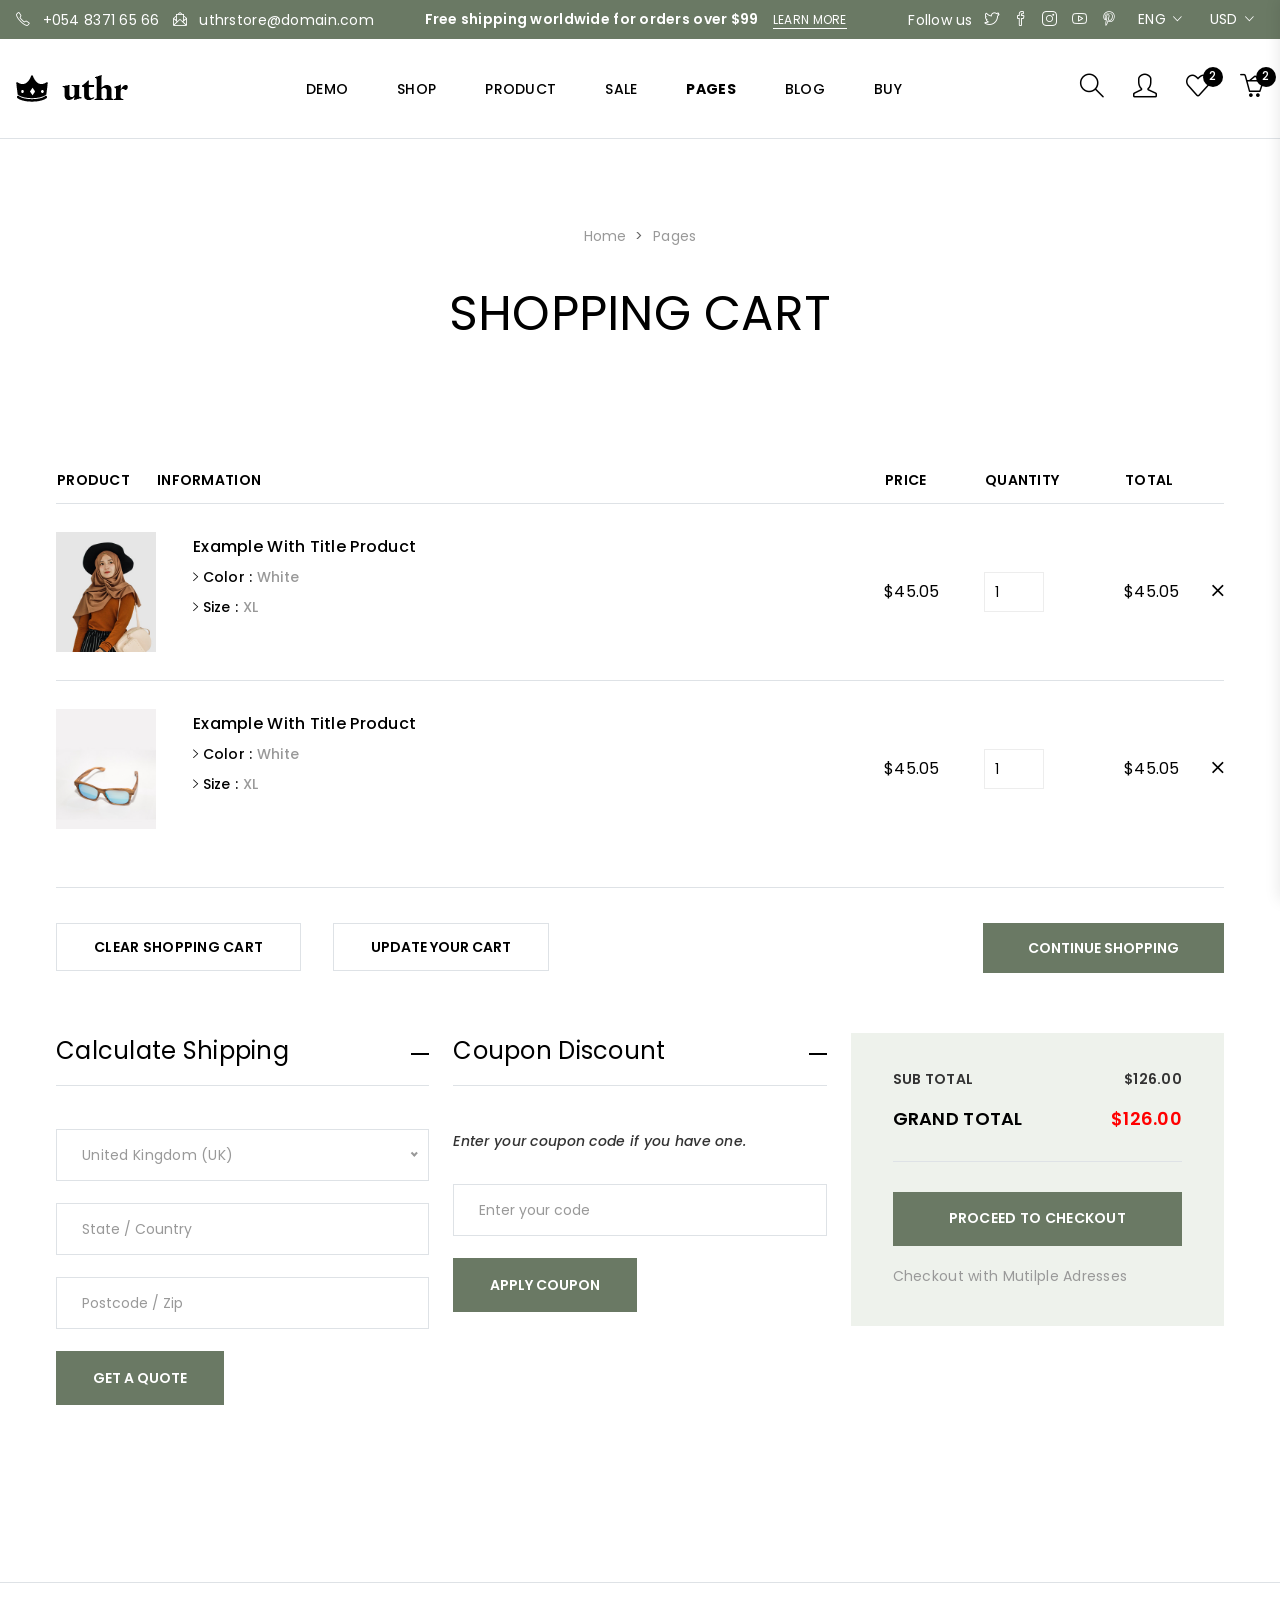
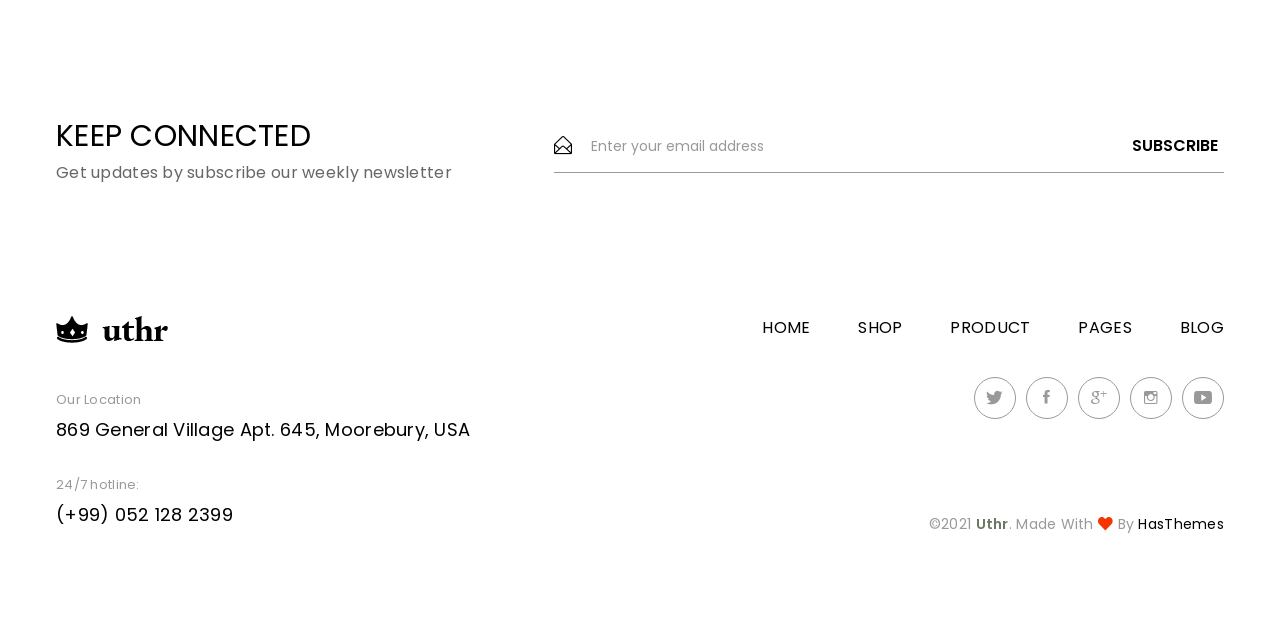
<file: OnlineShopBlazor - Right2Left/wwwroot/cart.html>
<!doctype html>
<html class="no-js" lang="en">

<head>
    <meta charset="utf-8">
    <meta http-equiv="x-ua-compatible" content="ie=edge">
    <title>Uthr – Cart Page </title>
    <meta name="description" content="Uthr Fashion eCommerce Bootstrap 5 Template is an innovative and modern e-commerce online store website template." />
    <meta name="viewport" content="width=device-width, initial-scale=1">
    <link rel="profile" href="https://gmpg.org/xfn/11">
    <link rel="canonical" href="Replace_with_your_PAGE_URL" />

    <!-- Open Graph (OG) meta tags are snippets of code that control how URLs are displayed when shared on social media  -->
    <!-- <meta property="og:locale" content="en_US" />
    <meta property="og:type" content="website" />
    <meta property="og:title" content="Uthr – Fashion eCommerce HTML Template" />
    <meta property="og:url" content="PAGE_URL" />
    <meta property="og:site_name" content="SITE_NAME" /> -->
    <!-- For the og:image content, replace the # with a link of an image -->
    <!-- <meta property="og:image" content="#" />
    <meta property="og:description"
        content="240+ Best Bootstrap Templates are available on this website. Find your template for your project compatible with the most popular HTML library in the world." /> -->

    <!-- Add site Favicon -->
    <link rel="icon" href="https://hasthemes.com/wp-content/uploads/2019/04/cropped-favicon-32x32.png" sizes="32x32" />
    <link rel="icon" href="https://hasthemes.com/wp-content/uploads/2019/04/cropped-favicon-192x192.png"
        sizes="192x192" />
    <link rel="apple-touch-icon" href="https://hasthemes.com/wp-content/uploads/2019/04/cropped-favicon-180x180.png" />
    <meta name="msapplication-TileImage"
        content="https://hasthemes.com/wp-content/uploads/2019/04/cropped-favicon-270x270.png" />

    <!-- CSS
    ========================= -->
    <link rel="stylesheet" href="assets/css/vendor/bootstrap.min.css">
    <link rel="stylesheet" href="assets/css/slick.css">
    <link rel="stylesheet" href="assets/css/simple-line-icons.css">
    <link rel="stylesheet" href="assets/css/ionicons.min.css">
    <link rel="stylesheet" href="assets/css/font.awesome.css">
    <link rel="stylesheet" href="assets/css/animate.css">
    <link rel="stylesheet" href="assets/css/nice-select.css">
    <link rel="stylesheet" href="assets/css/jquery-ui.min.css">
    <link rel="stylesheet" href="assets/css/magnific-popup.css">

    <!-- Main Style CSS -->
    <link rel="stylesheet" href="assets/css/style.css">

    <!--modernizr min js here-->
    <script src="assets/js/vendor/modernizr-3.7.1.min.js"></script>


    <!-- Structured Data  -->
    <script type="application/ld+json">
        {
        "@context": "http://schema.org",
        "@type": "WebSite",
        "name": "Replace_with_your_site_title",
        "url": "Replace_with_your_site_URL"
        }
    </script>
</head>

<body>

    <!--offcanvas menu area start-->
    <div class="body_overlay">

    </div>
    <div class="offcanvas_menu">
        <div class="container">
            <div class="row">
                <div class="col-12">
                    <div class="offcanvas_menu_wrapper">
                        <div class="canvas_close">
                            <a href="javascript:void(0)"><i class="ion-android-close"></i></a>
                        </div>
                        <div class="header_contact_info">
                            <ul class="d-flex">
                                <li class="text-white"> <i class="icons icon-phone"></i> <a href="tel:+05483716566">+054 8371 65 66</a></li>
                                <li class="text-white"> <i class="icon-envelope-letter icons"></i> <a href="#">uthrstore@domain.com</a></li>
                            </ul>
                        </div>
                        <div class="header_social d-flex">
                            <span>Follow us</span>
                            <ul class="d-flex">
                                <li><a href="#"><i class="icon-social-twitter icons"></i></a></li>
                                <li><a href="#"><i class="icon-social-facebook icons"></i></a></li>
                                <li><a href="#"><i class="icon-social-instagram icons"></i></a></li>
                                <li><a href="#"><i class="icon-social-youtube icons"></i></a></li>
                                <li><a href="#"><i class="icon-social-pinterest icons"></i></a></li>
                            </ul>
                        </div>
                        <div class="language_currency">
                            <ul class="d-flex">
                                <li class="language"><a href="#"> Eng <i class="icon-right ion-ios-arrow-down"></i></a>
                                    <ul class="dropdown_language">
                                        <li><a href="#">French</a></li>
                                        <li><a href="#">Spanish</a></li>
                                        <li><a href="#">Russian</a></li>
                                    </ul>
                                </li>
                                <li class="currency"><a href="#"> USd <i class="icon-right ion-ios-arrow-down"></i></a>
                                    <ul class="dropdown_currency">
                                        <li><a href="#">€ Euro</a></li>
                                        <li><a href="#">£ Pound Sterling</a></li>
                                        <li><a href="#">$ US Dollar</a></li>
                                    </ul>
                                </li>
                            </ul>
                        </div>
                        <div id="menu" class="text-left ">
                            <ul class="offcanvas_main_menu">
                                <li class="menu-item-has-children active">
                                    <a href="#">Home</a>
                                </li>
                                <li class="menu-item-has-children">
                                    <a href="shop.html">Shop</a>
                                </li>
                                <li class="menu-item-has-children">
                                    <a href="product-details.html"> Product Details</a>
                                </li>
                                <li><a href="#">sale</a></li>
                                <li class="menu-item-has-children">
                                    <a href="#">pages </a>
                                    <ul class="sub-menu">
                                        <li><a href="cart.html">cart</a></li>
                                        <li><a href="checkout.html">Checkout</a></li>
                                    </ul>
                                </li>
                                <li class="menu-item-has-children">
                                    <a href="#">blog</a>
                                    <ul class="sub-menu">
                                        <li><a href="blog.html">blog</a></li>
                                        <li><a href="blog-details.html">blog details</a></li>
                                    </ul>

                                </li>
                                <li><a href="#">buy</a></li>
                            </ul>
                        </div>
                    </div>
                </div>
            </div>
        </div>
    </div>
    <!--offcanvas menu area end-->
    <!--mini cart-->
    <div class="mini_cart">
        <div class="cart_gallery">
            <div class="cart_close">
                <div class="cart_text">
                    <h3>cart</h3>
                </div>
                <div class="mini_cart_close">
                    <a href="javascript:void(0)"><i class="icon-close icons"></i></a>
                </div>
            </div>
            <div class="cart_item">
               <div class="cart_img">
                   <a href="#"><img src="assets/img/product/product1.jpg" alt=""></a>
               </div>
                <div class="cart_info">
                    <a href="#">Primis In Faucibus</a>
                    <p>1 x <span> $65.00 </span></p>
                </div>
                <div class="cart_remove">
                    <a href="#"><i class="icon-close icons"></i></a>
                </div>
            </div>
            <div class="cart_item">
               <div class="cart_img">
                   <a href="#"><img src="assets/img/product/product2.jpg" alt=""></a>
               </div>
                <div class="cart_info">
                    <a href="#">Letraset Sheets</a>
                    <p>1 x <span> $60.00 </span></p>
                </div>
                <div class="cart_remove">
                    <a href="#"><i class="icon-close icons"></i></a>
                </div>
            </div>
        </div>
        <div class="mini_cart_table">
            <div class="cart_table_border">
                <div class="cart_total">
                    <span>Sub total:</span>
                    <span class="price">$125.00</span>
                </div>
                <div class="cart_total mt-10">
                    <span>total:</span>
                    <span class="price">$125.00</span>
                </div>
            </div>
        </div>
        <div class="mini_cart_footer">
           <div class="cart_button">
                <a href="cart.html"><i class="fa fa-shopping-cart"></i> View cart</a>
            </div>
            <div class="cart_button">
                <a href="checkout.html"><i class="fa fa-sign-in"></i> Checkout</a>
            </div>
        </div>
    </div>
    <!--mini cart end-->
    <!--header area start-->
    <header class="header_section border-bottom">
        <div class="header_top">
            <div class="container-fluid">
                <div class="row">
                    <div class="col-12">
                        <div class="header_top_inner d-flex justify-content-between align-items-center">
                            <div class="header_contact_info">
                                <ul class="d-flex">
                                    <li class="text-white"> <i class="icons icon-phone"></i> <a href="tel:+05483716566">+054 8371 65 66</a></li>
                                    <li class="text-white"> <i class="icon-envelope-letter icons"></i> <a href="#">uthrstore@domain.com</a></li>
                                </ul>
                            </div>
                            <div class="free_shipping_text">
                                <p class="text-white">Free shipping worldwide for orders over $99 <a href="#">Learn More</a></p>
                            </div>
                            <div class="header_top_sidebar d-flex align-items-center">
                                <div class="header_social d-flex">
                                    <span>Follow us</span>
                                    <ul class="d-flex">
                                        <li><a href="#"><i class="icon-social-twitter icons"></i></a></li>
                                        <li><a href="#"><i class="icon-social-facebook icons"></i></a></li>
                                        <li><a href="#"><i class="icon-social-instagram icons"></i></a></li>
                                        <li><a href="#"><i class="icon-social-youtube icons"></i></a></li>
                                        <li><a href="#"><i class="icon-social-pinterest icons"></i></a></li>
                                    </ul>
                                </div>
                                <div class="language_currency">
                                    <ul class="d-flex">
                                        <li class="language"><a href="#"> Eng <i class="icon-right ion-ios-arrow-down"></i></a>
                                            <ul class="dropdown_language">
                                                <li><a href="#">French</a></li>
                                                <li><a href="#">Spanish</a></li>
                                                <li><a href="#">Russian</a></li>
                                            </ul>
                                        </li>
                                        <li class="currency"><a href="#"> USd <i class="icon-right ion-ios-arrow-down"></i></a>
                                            <ul class="dropdown_currency">
                                                <li><a href="#">€ Euro</a></li>
                                                <li><a href="#">£ Pound Sterling</a></li>
                                                <li><a href="#">$ US Dollar</a></li>
                                            </ul>
                                        </li>
                                    </ul>
                                </div>
                            </div>
                        </div>
                    </div>
                </div>
            </div>
        </div>

        <div class="main_header">
            <div class="container-fluid">
                <div class="row">
                    <div class="col-12">
                        <div class="header_container d-flex justify-content-between align-items-center">
                            <div class="canvas_open">
                                <a href="javascript:void(0)"><i class="ion-navicon"></i></a>
                            </div>
                            <div class="header_logo">
                                <a class="sticky_none" href="index.html"><img src="assets/img/logo/logo.png" alt=""></a>
                            </div>
                            <!--main menu start-->
                            <div class="main_menu d-none d-lg-block">
                                <nav>
                                    <ul class="d-flex">
                                        <li><a href="index.html">demo</a> </li>
                                        <li><a href="shop.html">shop</a></li>
                                        <li><a href="product-details.html">product</a></li>
                                        <li><a href="#">sale</a></li>
                                        <li><a class="active" href="#">pages</a>
                                            <ul class="sub_menu">
                                                <li><a href="cart.html">Cart Pages</a></li>
                                                <li><a href="checkout.html">Checkout Pages</a></li>
                                            </ul>
                                        </li>
                                        <li><a href="blog.html">blog</a>
                                            <ul class="sub_menu">
                                                <li><a href="blog.html">Blog Pages</a></li>
                                                <li><a href="blog-details.html">Blog Details</a></li>
                                            </ul>
                                        </li>
                                        <li><a href="#">buy</a></li>
                                    </ul>
                                </nav>
                            </div>
                            <div class="header_account">
                                <ul class="d-flex">
                                    <li class="header_search"><a href="#"><i class="icon-magnifier icons"></i></a></li>
                                    <li class="account_link"><a href="#"><i class="icon-user icons"></i></a>
                                        <ul class="dropdown_account_link">
                                            <li><a href="#">My Account</a></li>
                                            <li><a href="#">Login</a></li>
                                            <li><a href="#">Contact</a></li>
                                        </ul>
                                    </li>
                                    <li><a href="#"><i class="icon-heart icons"></i></a> <span class="item_count">2</span></li>
                                    <li class="shopping_cart"><a href="#"><i class="icon-basket-loaded icons"></i></a> <span class="item_count">2</span></li>
                                </ul>
                            </div>
                        </div>
                    </div>
                </div>
            </div>
        </div>
        <!-- page search box -->
        <div class="page_search_box">
            <div class="search_close">
                <i class="ion-close-round"></i>
            </div>
            <form class="border-bottom" action="#">
                <input class="border-0" placeholder="Search products..." type="text">
                <button type="submit"><span class="icon-magnifier icons"></span></button>
            </form>
        </div>

    </header>
    <!--header area end-->

      <!--breadcrumbs area start-->
    <div class="breadcrumbs_area breadcrumbs_other">
        <div class="container">
            <div class="row">
                <div class="col-12">
                    <div class="breadcrumb_content text-center">
                        <ul>
                            <li><a href="index.html">home</a></li>
                            <li><a href="#">pages</a></li>
                        </ul>
                        <h3>Shopping Cart</h3>
                    </div>
                </div>
            </div>
        </div>
    </div>
    <!--breadcrumbs area end-->

     <!--shopping cart area start -->
    <div class="shopping_cart_area">
        <div class="container">
            <form action="#">
                <div class="cart_page_inner mb-60">
                    <div class="row">
                        <div class="col-12">
                            <div class="cart_page_tabel">
                                <table>
                                    <thead>
                                        <tr>
                                            <th>product </th>
                                            <th>information</th>
                                            <th>Price</th>
                                            <th>Quantity</th>
                                            <th>Total</th>
                                        </tr>
                                    </thead>
                                    <tbody>
                                        <tr class="border-top">
                                            <td>
                                                <div class="cart_product_thumb">
                                                    <img src="assets/img/product/product4.jpg" alt="">
                                                </div>
                                            </td>
                                            <td>
                                                <div class="cart_product_text">
                                                    <h4>Example With Title Product</h4>
                                                    <ul>
                                                        <li><i class="ion-ios-arrow-right"></i> Color : <span>White</span></li>
                                                        <li><i class="ion-ios-arrow-right"></i> Size : <span>XL</span></li>
                                                    </ul>
                                                </div>
                                            </td>
                                            <td>
                                                <div class="cart_product_price">
                                                    <span>$45.05</span>
                                                </div>
                                            </td>
                                            <td class="product_quantity">
                                                <div class="cart_product_quantity">
                                                    <input min="1" max="100" value="1" type="number">
                                                </div>
                                            </td>
                                            <td>
                                                <div class="cart_product_price">
                                                    <span>$45.05</span>
                                                </div>
                                            </td>
                                            <td>
                                                <div class="cart_product_remove text-right">
                                                    <a href="#"><i class="ion-android-close"></i></a>
                                                </div>
                                            </td>

                                        </tr>
                                        <tr class="border-top">
                                            <td>
                                                <div class="cart_product_thumb">
                                                    <img src="assets/img/product/product6.jpg" alt="">
                                                </div>
                                            </td>
                                            <td>
                                                <div class="cart_product_text">
                                                    <h4>Example With Title Product</h4>
                                                    <ul>
                                                        <li><i class="ion-ios-arrow-right"></i> Color : <span>White</span></li>
                                                        <li><i class="ion-ios-arrow-right"></i> Size : <span>XL</span></li>
                                                    </ul>
                                                </div>
                                            </td>
                                            <td>
                                                <div class="cart_product_price">
                                                    <span>$45.05</span>
                                                </div>
                                            </td>
                                            <td class="product_quantity">
                                                <div class="cart_product_quantity">
                                                    <input min="1" max="100" value="1" type="number">
                                                </div>
                                            </td>
                                            <td>
                                                <div class="cart_product_price">
                                                    <span>$45.05</span>
                                                </div>
                                            </td>
                                            <td>
                                                <div class="cart_product_remove text-right">
                                                    <a href="#"><i class="ion-android-close"></i></a>
                                                </div>
                                            </td>

                                        </tr>
                                    </tbody>
                                </table>
                            </div>
                            <div class="cart_page_button border-top d-flex justify-content-between">
                                <div class="shopping_cart_btn">
                                    <a href="#" class="btn btn-primary border">CLEAR SHOPPING CART</a>
                                    <button class="btn btn-primary border" type="submit">UPDATE YOUR CART</button>
                                </div>
                                <div class="shopping_continue_btn">
                                    <button class="btn btn-primary" type="submit">CONTINUE SHOPPING</button>
                                </div>
                            </div>
                         </div>
                     </div>
                 </div>
                 <!--coupon code area start-->
                <div class="cart_page_bottom">
                    <div class="row">
                        <div class="col-lg-4 col-md-6 col-sm-6">
                            <div class="shopping_coupon_calculate top">
                                <h3 class="border-bottom">Calculate Shipping </h3>
                                <select class="select_option border">
                                    <option value="1">United Kingdom (UK)  </option>
                                    <option value="2">Åland Islands  </option>
                                    <option value="3">Afghanistan  </option>
                                    <option value="4">Belgium </option>
                                    <option value="5">Albania  </option>
                                </select>
                                <input class="border" placeholder="State / Country" type="text">
                                <input class="border" placeholder="Postcode / Zip" type="text">
                                <button class="btn btn-primary" type="submit">get a quote</button>
                            </div>
                        </div>
                        <div class="col-lg-4 col-md-6 col-sm-6">
                            <div class="shopping_coupon_calculate">
                                <h3 class="border-bottom">Coupon Discount   </h3>
                                <p>Enter your coupon code if you have one.</p>
                                <input class="border" placeholder="Enter your code" type="text">
                                <button class="btn btn-primary" type="submit">apply coupon</button>
                            </div>
                        </div>
                        <div class="col-lg-4 col-md-6 col-sm-8">
                            <div class="grand_totall_area">
                               <div class="grand_totall_inner border-bottom">
                                   <div class="cart_subtotal d-flex justify-content-between">
                                       <p>sub total </p>
                                       <span>$126.00</span>
                                   </div>
                                   <div class="cart_grandtotal d-flex justify-content-between">
                                       <p>grand total</p>
                                       <span>$126.00</span>
                                   </div>
                               </div>
                               <div class="proceed_checkout_btn">
                                   <a class="btn btn-primary" href="#">Proceed to Checkout</a>
                               </div>
                               <a href="#">Checkout with Mutilple Adresses</a>
                            </div>
                        </div>
                    </div>
                </div>
                <!--coupon code area end-->
            </form>
        </div>
    </div>
     <!--shopping cart area end -->


     <!--newsletter section start-->
    <section class="newsletter_section newsletter_padding border-top">
        <div class="container">
            <div class="row">
                <div class="col-12">
                    <div class="newsletter_inner d-flex justify-content-between align-items-center">
                        <div class="newsletter_text">
                            <h3>keep connected</h3>
                            <p>Get updates by subscribe our weekly newsletter</p>
                        </div>
                        <div class="newsletter_subscribe">
                            <form id="mc-form">
                                <input class="border-0" id="mc-email" type="email" autocomplete="off" placeholder="Enter your email address">
                                <i class="icon-envelope-open icons"></i>
                                <button class="border-0" id="mc-submit">Subscribe</button>
                            </form>
                            <!-- mailchimp-alerts Start -->
                            <div class="mailchimp-alerts text-centre">
                                <div class="mailchimp-submitting"></div><!-- mailchimp-submitting end -->
                                <div class="mailchimp-success"></div><!-- mailchimp-success end -->
                                <div class="mailchimp-error"></div><!-- mailchimp-error end -->
                            </div><!-- mailchimp-alerts end -->
                        </div>
                    </div>
                </div>
            </div>
        </div>
    </section>
    <!--newsletter section end-->
    <!--footer area start-->
    <footer class="footer_widgets">
        <div class="container">
            <div class="row">
                <div class="col-lg-5 col-md-5 col-sm-5">
                    <div class="footer_widget_list">
                        <div class="footer_logo">
                            <a href="#"><img src="assets/img/logo/logo.png" alt=""></a>
                        </div>
                        <div class="footer_contact">
                            <div class="footer_contact_list">
                                <span>Our Location</span>
                                <p>869 General Village Apt. 645, Moorebury, USA</p>
                            </div>
                            <div class="footer_contact_list">
                                <span>24/7 hotline:</span>
                                <a href="tel:(+99)0521282399">(+99) 052 128 2399</a>
                            </div>
                        </div>
                    </div>
                </div>
                <div class="col-lg-7 col-md-7 col-sm-7">
                    <div class="footer_widget_list text-right">
                        <div class="footer_menu">
                            <ul class="d-flex justify-content-end">
                                <li><a href="index.html">home</a></li>
                                <li><a href="shop.html">Shop</a></li>
                                <li><a href="product-details.html">Product</a></li>
                                <li><a href="#">pages</a></li>
                                <li><a href="blog.html">Blog</a></li>
                            </ul>
                        </div>
                        <div class="footer_social">
                            <ul class="d-flex justify-content-end">
                                <li><a href="https://twitter.com" data-tippy="Twitter" data-tippy-inertia="true" data-tippy-delay="50"
                                        data-tippy-arrow="true" data-tippy-placement="top"><i class="ion-social-twitter"></i></a></li>
                                <li><a href="https://www.facebook.com" data-tippy="Facebook" data-tippy-inertia="true" data-tippy-delay="50"
                                        data-tippy-arrow="true" data-tippy-placement="top"><i class="ion-social-facebook"></i></a></li>
                                <li><a href="https://www.google.com" data-tippy="googleplus" data-tippy-inertia="true" data-tippy-delay="50"
                                        data-tippy-arrow="true" data-tippy-placement="top"><i class="ion-social-googleplus-outline"></i></a></li>
                                <li><a href="https://www.instagram.com" data-tippy="Instagram" data-tippy-inertia="true" data-tippy-delay="50"
                                        data-tippy-arrow="true" data-tippy-placement="top"><i class="ion-social-instagram-outline"></i></a></li>
                                <li><a href="https://www.youtube.com" data-tippy="Youtube" data-tippy-inertia="true" data-tippy-delay="50"
                                        data-tippy-arrow="true" data-tippy-placement="top"><i class="ion-social-youtube"></i></a></li>
                            </ul>
                        </div>
                        <div class="copyright_right">
                            <p>©2021 <span>Uthr</span>. made with <i class="ion-heart"></i>  by <a href="https://hasthemes.com" target="_blank">HasThemes</a></p>
                        </div>
                    </div>
                </div>
            </div>
        </div>
    </footer>
    <!--footer area end-->



<!-- JS
============================================ -->

<script src="assets/js/vendor/jquery-3.4.1.min.js"></script>
<script src="assets/js/vendor/popper.js"></script>
<script src="assets/js/vendor/bootstrap.min.js"></script>
<script src="assets/js/slick.min.js"></script>
<script src="assets/js/wow.min.js"></script>
<script src="assets/js/jquery.scrollup.min.js"></script>
<script src="assets/js/images-loaded.min.js"></script>
<script src="assets/js/isotope.pkgd.min.js"></script>
<script src="assets/js/jquery.nice-select.js"></script>
<script src="assets/js/tippy-bundle.umd.js"></script>
<script src="assets/js/jquery-ui.min.js"></script>
<script src="assets/js/jquery.instagramFeed.min.js"></script>
<script src="assets/js/jquery.magnific-popup.min.js"></script>
<script src="assets/js/mailchimp-ajax.js"></script>


<!-- Main JS -->
<script src="assets/js/main.js"></script>




</body>

</html>
</file>
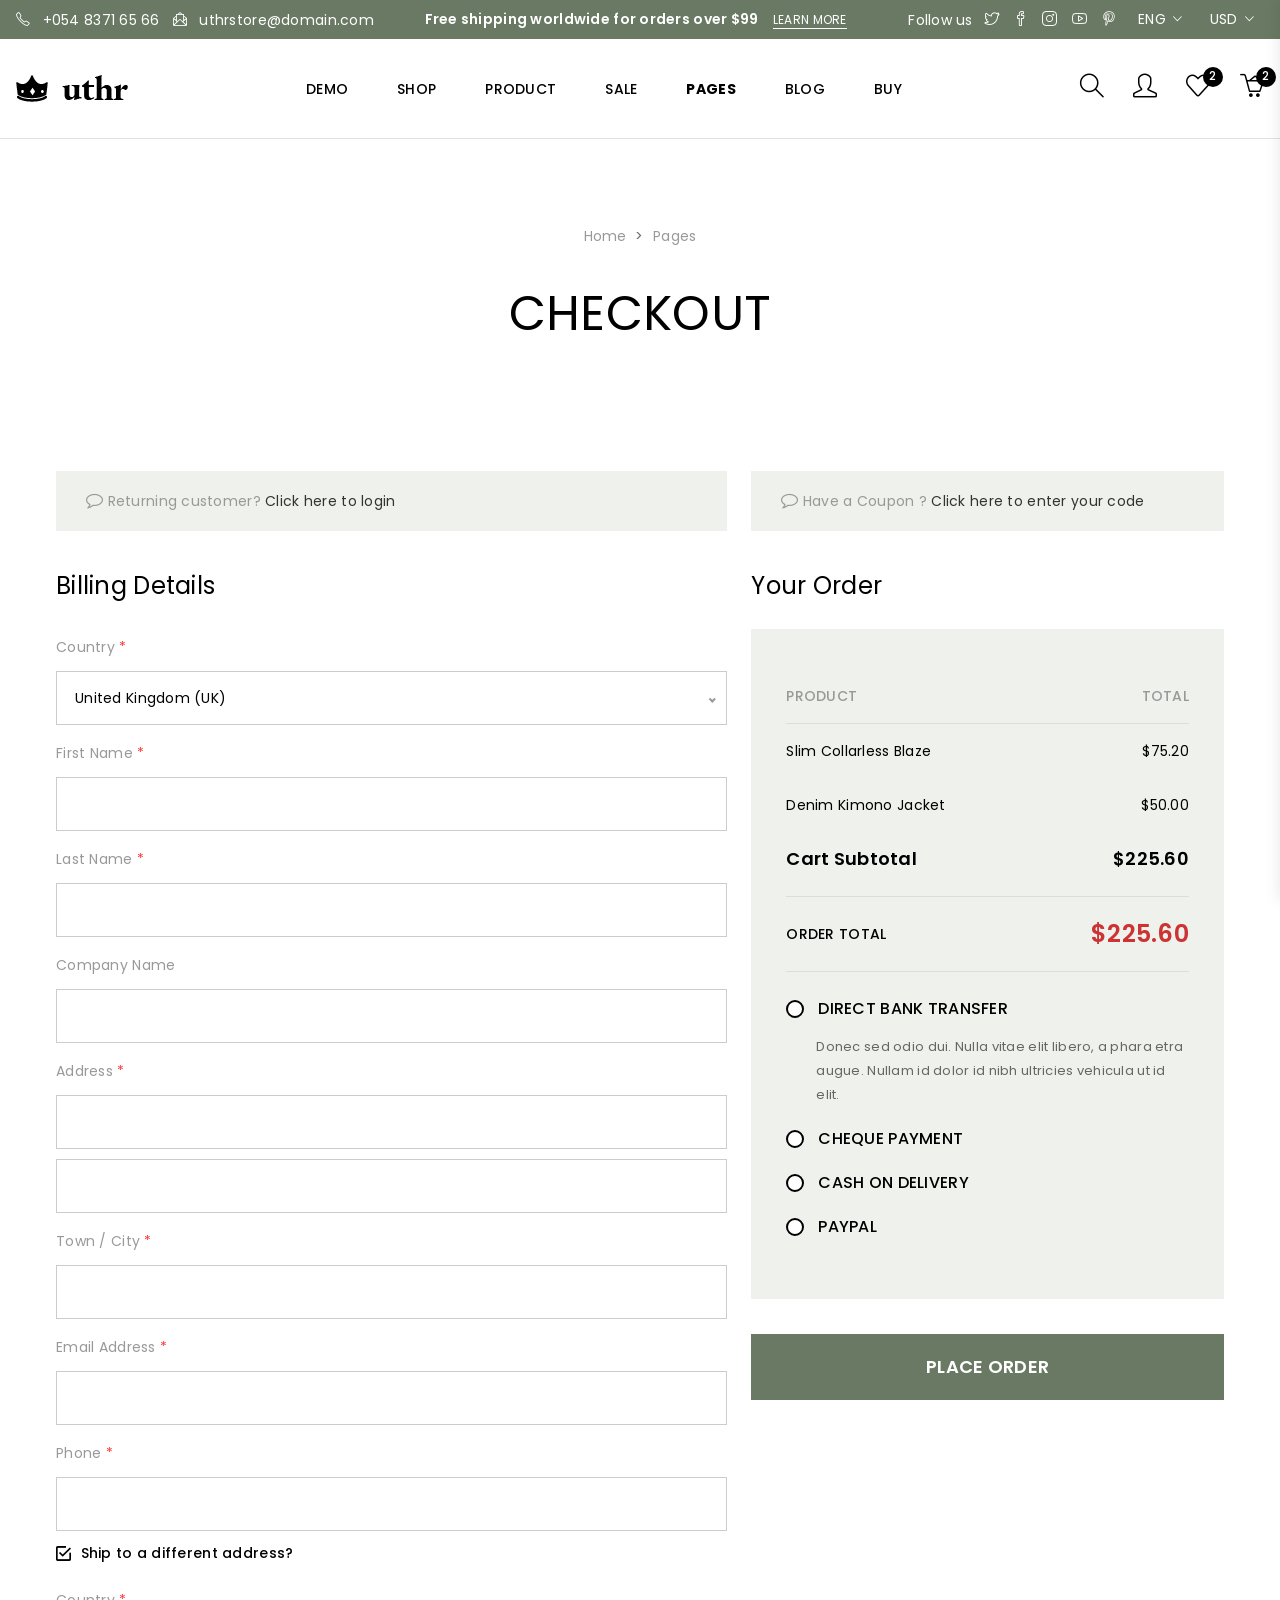
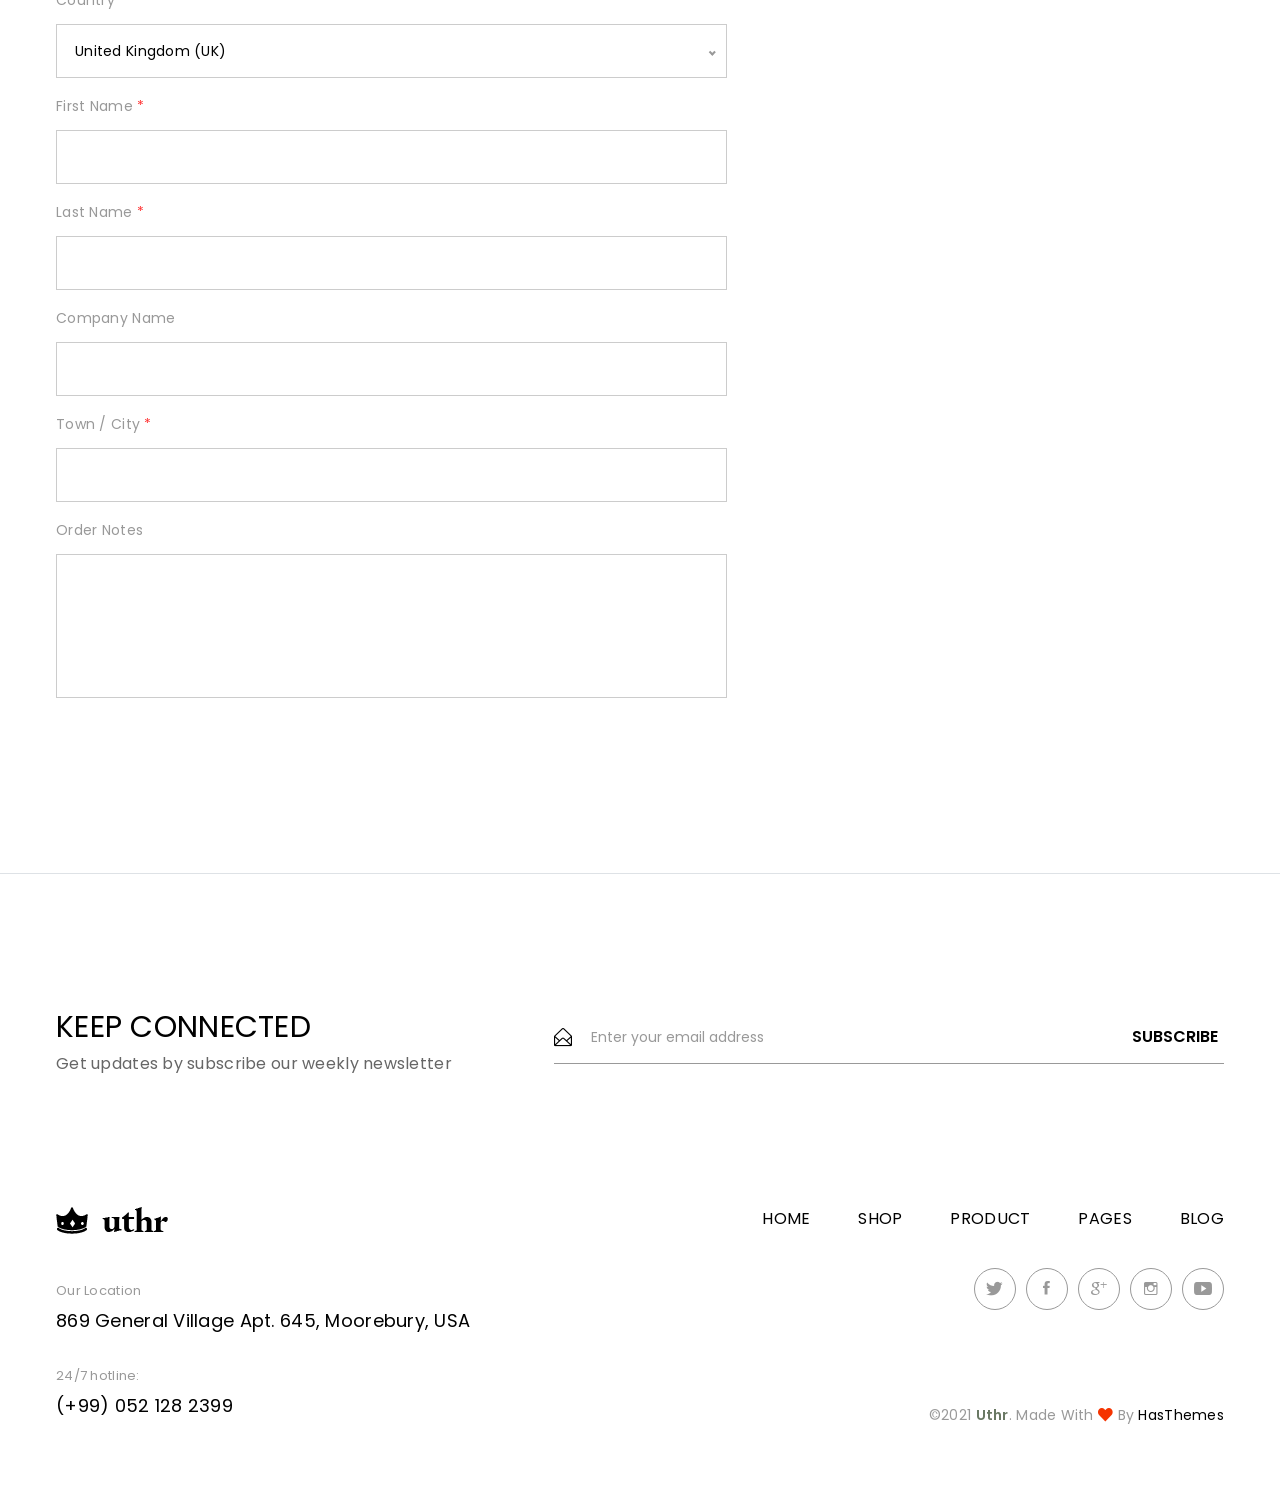
<file: OnlineShopBlazor - Right2Left/wwwroot/checkout.html>
<!doctype html>
<html class="no-js" lang="en">

<head>
    <meta charset="utf-8">
    <meta http-equiv="x-ua-compatible" content="ie=edge">
    <title>Uthr – Checkout Page </title>
    <meta name="description" content="Uthr Fashion eCommerce Bootstrap 5 Template is an innovative and modern e-commerce online store website template." />
    <meta name="viewport" content="width=device-width, initial-scale=1">
    <link rel="profile" href="https://gmpg.org/xfn/11">
    <link rel="canonical" href="Replace_with_your_PAGE_URL" />

    <!-- Open Graph (OG) meta tags are snippets of code that control how URLs are displayed when shared on social media  -->
    <!-- <meta property="og:locale" content="en_US" />
    <meta property="og:type" content="website" />
    <meta property="og:title" content="Uthr – Fashion eCommerce HTML Template" />
    <meta property="og:url" content="PAGE_URL" />
    <meta property="og:site_name" content="SITE_NAME" /> -->
    <!-- For the og:image content, replace the # with a link of an image -->
    <!-- <meta property="og:image" content="#" />
    <meta property="og:description"
        content="240+ Best Bootstrap Templates are available on this website. Find your template for your project compatible with the most popular HTML library in the world." /> -->

    <!-- Add site Favicon -->
    <link rel="icon" href="https://hasthemes.com/wp-content/uploads/2019/04/cropped-favicon-32x32.png" sizes="32x32" />
    <link rel="icon" href="https://hasthemes.com/wp-content/uploads/2019/04/cropped-favicon-192x192.png"
        sizes="192x192" />
    <link rel="apple-touch-icon" href="https://hasthemes.com/wp-content/uploads/2019/04/cropped-favicon-180x180.png" />
    <meta name="msapplication-TileImage"
        content="https://hasthemes.com/wp-content/uploads/2019/04/cropped-favicon-270x270.png" />

    <!-- CSS
    ========================= -->
    <link rel="stylesheet" href="assets/css/vendor/bootstrap.min.css">
    <link rel="stylesheet" href="assets/css/slick.css">
    <link rel="stylesheet" href="assets/css/simple-line-icons.css">
    <link rel="stylesheet" href="assets/css/ionicons.min.css">
    <link rel="stylesheet" href="assets/css/font.awesome.css">
    <link rel="stylesheet" href="assets/css/animate.css">
    <link rel="stylesheet" href="assets/css/nice-select.css">
    <link rel="stylesheet" href="assets/css/jquery-ui.min.css">
    <link rel="stylesheet" href="assets/css/magnific-popup.css">

    <!-- Main Style CSS -->
    <link rel="stylesheet" href="assets/css/style.css">

    <!--modernizr min js here-->
    <script src="assets/js/vendor/modernizr-3.7.1.min.js"></script>


    <!-- Structured Data  -->
    <script type="application/ld+json">
        {
        "@context": "http://schema.org",
        "@type": "WebSite",
        "name": "Replace_with_your_site_title",
        "url": "Replace_with_your_site_URL"
        }
    </script>
</head>

<body>

    <!--offcanvas menu area start-->
    <div class="body_overlay">

    </div>
    <div class="offcanvas_menu">
        <div class="container">
            <div class="row">
                <div class="col-12">
                    <div class="offcanvas_menu_wrapper">
                        <div class="canvas_close">
                            <a href="javascript:void(0)"><i class="ion-android-close"></i></a>
                        </div>
                        <div class="header_contact_info">
                            <ul class="d-flex">
                                <li class="text-white"> <i class="icons icon-phone"></i> <a href="tel:+05483716566">+054 8371 65 66</a></li>
                                <li class="text-white"> <i class="icon-envelope-letter icons"></i> <a href="#">uthrstore@domain.com</a></li>
                            </ul>
                        </div>
                        <div class="header_social d-flex">
                            <span>Follow us</span>
                            <ul class="d-flex">
                                <li><a href="#"><i class="icon-social-twitter icons"></i></a></li>
                                <li><a href="#"><i class="icon-social-facebook icons"></i></a></li>
                                <li><a href="#"><i class="icon-social-instagram icons"></i></a></li>
                                <li><a href="#"><i class="icon-social-youtube icons"></i></a></li>
                                <li><a href="#"><i class="icon-social-pinterest icons"></i></a></li>
                            </ul>
                        </div>
                        <div class="language_currency">
                            <ul class="d-flex">
                                <li class="language"><a href="#"> Eng <i class="icon-right ion-ios-arrow-down"></i></a>
                                    <ul class="dropdown_language">
                                        <li><a href="#">French</a></li>
                                        <li><a href="#">Spanish</a></li>
                                        <li><a href="#">Russian</a></li>
                                    </ul>
                                </li>
                                <li class="currency"><a href="#"> USd <i class="icon-right ion-ios-arrow-down"></i></a>
                                    <ul class="dropdown_currency">
                                        <li><a href="#">€ Euro</a></li>
                                        <li><a href="#">£ Pound Sterling</a></li>
                                        <li><a href="#">$ US Dollar</a></li>
                                    </ul>
                                </li>
                            </ul>
                        </div>
                        <div id="menu" class="text-left ">
                            <ul class="offcanvas_main_menu">
                                <li class="menu-item-has-children active">
                                    <a href="#">Home</a>
                                </li>
                                <li class="menu-item-has-children">
                                    <a href="shop.html">Shop</a>
                                </li>
                                <li class="menu-item-has-children">
                                    <a href="product-details.html"> Product Details</a>
                                </li>
                                <li><a href="#">sale</a></li>
                                <li class="menu-item-has-children">
                                    <a href="#">pages </a>
                                    <ul class="sub-menu">
                                        <li><a href="cart.html">cart</a></li>
                                        <li><a href="checkout.html">Checkout</a></li>
                                    </ul>
                                </li>
                                <li class="menu-item-has-children">
                                    <a href="#">blog</a>
                                    <ul class="sub-menu">
                                        <li><a href="blog.html">blog</a></li>
                                        <li><a href="blog-details.html">blog details</a></li>
                                    </ul>

                                </li>
                                <li><a href="#">buy</a></li>
                            </ul>
                        </div>
                    </div>
                </div>
            </div>
        </div>
    </div>
    <!--offcanvas menu area end-->
    <!--mini cart-->
    <div class="mini_cart">
        <div class="cart_gallery">
            <div class="cart_close">
                <div class="cart_text">
                    <h3>cart</h3>
                </div>
                <div class="mini_cart_close">
                    <a href="javascript:void(0)"><i class="icon-close icons"></i></a>
                </div>
            </div>
            <div class="cart_item">
               <div class="cart_img">
                   <a href="#"><img src="assets/img/product/product1.jpg" alt=""></a>
               </div>
                <div class="cart_info">
                    <a href="#">Primis In Faucibus</a>
                    <p>1 x <span> $65.00 </span></p>
                </div>
                <div class="cart_remove">
                    <a href="#"><i class="icon-close icons"></i></a>
                </div>
            </div>
            <div class="cart_item">
               <div class="cart_img">
                   <a href="#"><img src="assets/img/product/product2.jpg" alt=""></a>
               </div>
                <div class="cart_info">
                    <a href="#">Letraset Sheets</a>
                    <p>1 x <span> $60.00 </span></p>
                </div>
                <div class="cart_remove">
                    <a href="#"><i class="icon-close icons"></i></a>
                </div>
            </div>
        </div>
        <div class="mini_cart_table">
            <div class="cart_table_border">
                <div class="cart_total">
                    <span>Sub total:</span>
                    <span class="price">$125.00</span>
                </div>
                <div class="cart_total mt-10">
                    <span>total:</span>
                    <span class="price">$125.00</span>
                </div>
            </div>
        </div>
        <div class="mini_cart_footer">
           <div class="cart_button">
                <a href="cart.html"><i class="fa fa-shopping-cart"></i> View cart</a>
            </div>
            <div class="cart_button">
                <a href="checkout.html"><i class="fa fa-sign-in"></i> Checkout</a>
            </div>
        </div>
    </div>
    <!--mini cart end-->
    <!--header area start-->
    <header class="header_section border-bottom">
        <div class="header_top">
            <div class="container-fluid">
                <div class="row">
                    <div class="col-12">
                        <div class="header_top_inner d-flex justify-content-between align-items-center">
                            <div class="header_contact_info">
                                <ul class="d-flex">
                                    <li class="text-white"> <i class="icons icon-phone"></i> <a href="tel:+05483716566">+054 8371 65 66</a></li>
                                    <li class="text-white"> <i class="icon-envelope-letter icons"></i> <a href="#">uthrstore@domain.com</a></li>
                                </ul>
                            </div>
                            <div class="free_shipping_text">
                                <p class="text-white">Free shipping worldwide for orders over $99 <a href="#">Learn More</a></p>
                            </div>
                            <div class="header_top_sidebar d-flex align-items-center">
                                <div class="header_social d-flex">
                                    <span>Follow us</span>
                                    <ul class="d-flex">
                                        <li><a href="#"><i class="icon-social-twitter icons"></i></a></li>
                                        <li><a href="#"><i class="icon-social-facebook icons"></i></a></li>
                                        <li><a href="#"><i class="icon-social-instagram icons"></i></a></li>
                                        <li><a href="#"><i class="icon-social-youtube icons"></i></a></li>
                                        <li><a href="#"><i class="icon-social-pinterest icons"></i></a></li>
                                    </ul>
                                </div>
                                <div class="language_currency">
                                    <ul class="d-flex">
                                        <li class="language"><a href="#"> Eng <i class="icon-right ion-ios-arrow-down"></i></a>
                                            <ul class="dropdown_language">
                                                <li><a href="#">French</a></li>
                                                <li><a href="#">Spanish</a></li>
                                                <li><a href="#">Russian</a></li>
                                            </ul>
                                        </li>
                                        <li class="currency"><a href="#"> USd <i class="icon-right ion-ios-arrow-down"></i></a>
                                            <ul class="dropdown_currency">
                                                <li><a href="#">€ Euro</a></li>
                                                <li><a href="#">£ Pound Sterling</a></li>
                                                <li><a href="#">$ US Dollar</a></li>
                                            </ul>
                                        </li>
                                    </ul>
                                </div>
                            </div>
                        </div>
                    </div>
                </div>
            </div>
        </div>

        <div class="main_header">
            <div class="container-fluid">
                <div class="row">
                    <div class="col-12">
                        <div class="header_container d-flex justify-content-between align-items-center">
                            <div class="canvas_open">
                                <a href="javascript:void(0)"><i class="ion-navicon"></i></a>
                            </div>
                            <div class="header_logo">
                                <a class="sticky_none" href="index.html"><img src="assets/img/logo/logo.png" alt=""></a>
                            </div>
                            <!--main menu start-->
                            <div class="main_menu d-none d-lg-block">
                                <nav>
                                    <ul class="d-flex">
                                        <li><a href="index.html">demo</a> </li>
                                        <li><a href="shop.html">shop</a></li>
                                        <li><a href="product-details.html">product</a></li>
                                        <li><a href="#">sale</a></li>
                                        <li><a class="active" href="#">pages</a>
                                            <ul class="sub_menu">
                                                <li><a href="cart.html">Cart Pages</a></li>
                                                <li><a href="checkout.html">Checkout Pages</a></li>
                                            </ul>
                                        </li>
                                        <li><a href="blog.html">blog</a>
                                            <ul class="sub_menu">
                                                <li><a href="blog.html">Blog Pages</a></li>
                                                <li><a href="blog-details.html">Blog Details</a></li>
                                            </ul>
                                        </li>
                                        <li><a href="#">buy</a></li>
                                    </ul>
                                </nav>
                            </div>
                            <div class="header_account">
                                <ul class="d-flex">
                                    <li class="header_search"><a href="#"><i class="icon-magnifier icons"></i></a></li>
                                    <li class="account_link"><a href="#"><i class="icon-user icons"></i></a>
                                        <ul class="dropdown_account_link">
                                            <li><a href="#">My Account</a></li>
                                            <li><a href="#">Login</a></li>
                                            <li><a href="#">Contact</a></li>
                                        </ul>
                                    </li>
                                    <li><a href="#"><i class="icon-heart icons"></i></a> <span class="item_count">2</span></li>
                                    <li class="shopping_cart"><a href="#"><i class="icon-basket-loaded icons"></i></a> <span class="item_count">2</span></li>
                                </ul>
                            </div>
                        </div>
                    </div>
                </div>
            </div>
        </div>
        <!-- page search box -->
        <div class="page_search_box">
            <div class="search_close">
                <i class="ion-close-round"></i>
            </div>
            <form class="border-bottom" action="#">
                <input class="border-0" placeholder="Search products..." type="text">
                <button type="submit"><span class="icon-magnifier icons"></span></button>
            </form>
        </div>

    </header>
    <!--header area end-->

      <!--breadcrumbs area start-->
    <div class="breadcrumbs_area breadcrumbs_other">
        <div class="container">
            <div class="row">
                <div class="col-12">
                    <div class="breadcrumb_content text-center">
                        <ul>
                            <li><a href="index.html">home</a></li>
                            <li><a href="#">pages</a></li>
                        </ul>
                        <h3>checkout</h3>
                    </div>
                </div>
            </div>
        </div>
    </div>
    <!--breadcrumbs area end-->

    <!--Checkout page section-->
    <div class="checkout_section" id="accordion">
       <div class="container">
            <div class="returning_coupon_area">
                <div class="row">
                    <div class="col-lg-7 col-md-6">
                        <div class="user-actions">
                            <h3>
                                <i class="fa fa-comment-o" aria-hidden="true"></i>
                                Returning customer?
                                <a class="Returning" href="#" data-toggle="collapse" data-target="#checkout_login" aria-expanded="true">Click here to login</a>

                            </h3>
                             <div id="checkout_login" class="collapse" data-parent="#accordion">
                                <div class="checkout_info">
                                    <p>If you have shopped with us before, please enter your details in the boxes below. If you are a new customer please proceed to the Billing & Shipping section.</p>
                                    <form action="#">
                                        <div class="form_group">
                                            <label>Username or email <span>*</span></label>
                                            <input type="text">
                                        </div>
                                        <div class="form_group">
                                            <label>Password  <span>*</span></label>
                                            <input type="text">
                                        </div>
                                        <div class="form_group group_3 ">
                                            <button class="btn btn-primary" type="submit">Login</button>
                                            <label for="remember_box">
                                                <input id="remember_box" type="checkbox">
                                                <span> Remember me </span>
                                            </label>
                                        </div>
                                        <a href="#">Lost your password?</a>
                                    </form>
                                </div>
                            </div>
                        </div>
                    </div>
                    <div class="col-lg-5 col-md-6">
                        <div class="user-actions">
                            <h3>
                                <i class="fa fa-comment-o" aria-hidden="true"></i>
                                Have a Coupon ?
                                <a class="Returning" href="#" data-toggle="collapse" data-target="#checkout_coupon2" aria-expanded="true">Click here to enter your code</a>

                            </h3>
                             <div id="checkout_coupon2" class="collapse" data-parent="#accordion">
                                <div class="checkout_info coupon_info">
                                    <form action="#">
                                        <input placeholder="Coupon code" type="text">
                                        <button class="btn btn-primary" type="submit">Apply coupon</button>
                                    </form>
                                </div>
                            </div>
                        </div>
                    </div>
                </div>
            </div>
            <div class="checkout_form">
                <div class="row">
                    <div class="col-lg-7 col-md-6">
                        <form action="#">
                            <h3>Billing Details</h3>
                            <div class="checkout_form_input">
                                <label for="country">country <span>*</span></label>
                                    <select class="select_option" name="cuntry" id="country">
                                    <option value="2">United Kingdom (UK)  </option>
                                    <option value="3">Algeria</option>
                                    <option value="4">Afghanistan</option>
                                    <option value="5">Ghana</option>
                                    <option value="6">Albania</option>
                                    <option value="7">Bahrain</option>
                                    <option value="8">Colombia</option>
                                    <option value="9">Dominican Republic</option>
                                </select>
                            </div>
                            <div class="checkout_form_input">
                                <label>First Name <span>*</span></label>
                                <input type="text">
                            </div>
                            <div class="checkout_form_input">
                                <label>Last Name  <span>*</span></label>
                                <input type="text">
                            </div>
                            <div class="checkout_form_input">
                                <label>Company Name</label>
                                <input type="text">
                            </div>
                            <div class="checkout_form_input">
                               <label>Address  <span>*</span></label>
                                <input type="text">
                            </div>
                            <div class="checkout_form_input">
                                <input type="text">
                            </div>
                            <div class="checkout_form_input">
                                <label>Town / City <span>*</span></label>
                                <input  type="text">
                            </div>
                            <div class="checkout_form_input">
                                <label> Email Address   <span>*</span></label>
                                <input  type="text">
                            </div>
                            <div class="checkout_form_input">
                                <label> Phone <span>*</span></label>
                                <input  type="text">
                            </div>
                            <p class="different_address"><i class="ion-android-checkbox-outline"></i> Ship to a different address?</p>
                            <div class="checkout_form_input">
                                <label for="country2">country <span>*</span></label>
                                    <select class="select_option" name="cuntry" id="country2">
                                    <option value="2">United Kingdom (UK)  </option>
                                    <option value="3">Algeria</option>
                                    <option value="4">Afghanistan</option>
                                    <option value="5">Ghana</option>
                                    <option value="6">Albania</option>
                                    <option value="7">Bahrain</option>
                                    <option value="8">Colombia</option>
                                    <option value="9">Dominican Republic</option>
                                </select>
                            </div>
                            <div class="checkout_form_input">
                                <label>First Name <span>*</span></label>
                                <input type="text">
                            </div>
                            <div class="checkout_form_input">
                                <label>Last Name  <span>*</span></label>
                                <input type="text">
                            </div>
                            <div class="checkout_form_input">
                                <label>Company Name</label>
                                <input type="text">
                            </div>
                            <div class="checkout_form_input">
                                <label>Town / City <span>*</span></label>
                                <input  type="text">
                            </div>
                            <div class="checkout_form_input">
                                <label>Order Notes</label>
                                <textarea></textarea>
                            </div>
                        </form>
                    </div>
                    <div class="col-lg-5 col-md-6">
                        <div class="order_table_right">
                            <form action="#">
                                <h3>Your order</h3>
                                <div class="order_table table-responsive">
                                    <table>
                                        <thead>
                                            <tr>
                                                <th>Product</th>
                                                <th class="text-right">Total</th>
                                            </tr>
                                        </thead>
                                        <tbody>
                                            <tr>
                                                <td> Slim Collarless Blaze   </td>
                                                <td class="text-right"> $75.20  </td>
                                            </tr>
                                            <tr>
                                                <td> Denim Kimono Jacket     </td>
                                                <td class="text-right"> $50.00</td>
                                            </tr>
                                        </tbody>
                                        <tfoot>
                                            <tr>
                                                <td>Cart Subtotal  </td>
                                                <td class="text-right">$225.60</td>
                                            </tr>
                                            <tr class="order_total">
                                                <th>Order Total</th>
                                                <td class="text-right">$225.60</td>
                                            </tr>
                                        </tfoot>
                                    </table>
                                    <div class="panel-default">
                                        <div class="panel_radio">
                                            <input id="payment1" name="check_method" type="radio" data-target="createp_account" />
                                            <span class="checkmark"></span>
                                        </div>

                                        <label for="payment1" data-toggle="collapse" data-target="#panel1" >direct bank transfer</label>
                                        <div id="panel1" class="collapse show one" data-parent="#accordion">
                                            <div class="card-body1">
                                               <p>Donec sed odio dui. Nulla vitae elit libero, a phara etra augue. Nullam id dolor id nibh ultricies vehicula ut id elit. </p>
                                            </div>
                                        </div>
                                    </div>
                                    <div class="panel-default">
                                        <div class="panel_radio">
                                            <input id="payment2" name="check_method" type="radio" data-target="createp_account" />
                                            <span class="checkmark"></span>
                                        </div>
                                        <label for="payment2" data-toggle="collapse" data-target="#method2" >cheque payment</label>
                                        <div id="method2" class="collapse two" data-parent="#accordion">
                                            <div class="card-body1">
                                               <p>Donec sed odio dui. Nulla vitae elit libero, a phara etra augue. Nullam id dolor id nibh ultricies vehicula ut id elit. </p>
                                            </div>
                                        </div>
                                    </div>
                                    <div class="panel-default">
                                        <div class="panel_radio">
                                            <input id="payment3" name="check_method" type="radio" data-target="createp_account" />
                                            <span class="checkmark"></span>
                                        </div>
                                        <label for="payment3" data-toggle="collapse" data-target="#method3" >cash on delivery</label>
                                        <div id="method3" class="collapse three" data-parent="#accordion">
                                            <div class="card-body1">
                                               <p>Donec sed odio dui. Nulla vitae elit libero, a phara etra augue. Nullam id dolor id nibh ultricies vehicula ut id elit. </p>
                                            </div>
                                        </div>
                                    </div>
                                    <div class="panel-default">
                                        <div class="panel_radio">
                                            <input id="payment4" name="check_method" type="radio" data-target="createp_account" />
                                            <span class="checkmark"></span>
                                        </div>
                                        <label for="payment4" data-toggle="collapse" data-target="#method4" >Paypal</label>
                                        <div id="method4" class="collapse four" data-parent="#accordion">
                                            <div class="card-body1">
                                               <p>Donec sed odio dui. Nulla vitae elit libero, a phara etra augue. Nullam id dolor id nibh ultricies vehicula ut id elit. </p>
                                            </div>
                                        </div>
                                    </div>
                                </div>
                                <div class="place_order_btn">
                                   <a class="btn btn-primary" href="#">place order</a>
                               </div>

                            </form>
                        </div>
                    </div>
                </div>
            </div>
        </div>
    </div>
    <!--Checkout page section end-->

      <!--newsletter section start-->
    <section class="newsletter_section newsletter_padding border-top">
        <div class="container">
            <div class="row">
                <div class="col-12">
                    <div class="newsletter_inner d-flex justify-content-between align-items-center">
                        <div class="newsletter_text">
                            <h3>keep connected</h3>
                            <p>Get updates by subscribe our weekly newsletter</p>
                        </div>
                        <div class="newsletter_subscribe">
                            <form id="mc-form">
                                <input class="border-0" id="mc-email" type="email" autocomplete="off" placeholder="Enter your email address">
                                <i class="icon-envelope-open icons"></i>
                                <button class="border-0" id="mc-submit">Subscribe</button>
                            </form>
                            <!-- mailchimp-alerts Start -->
                            <div class="mailchimp-alerts text-centre">
                                <div class="mailchimp-submitting"></div><!-- mailchimp-submitting end -->
                                <div class="mailchimp-success"></div><!-- mailchimp-success end -->
                                <div class="mailchimp-error"></div><!-- mailchimp-error end -->
                            </div><!-- mailchimp-alerts end -->
                        </div>
                    </div>
                </div>
            </div>
        </div>
    </section>
    <!--newsletter section end-->
    <!--footer area start-->
    <footer class="footer_widgets">
        <div class="container">
            <div class="row">
                <div class="col-lg-5 col-md-5 col-sm-5">
                    <div class="footer_widget_list">
                        <div class="footer_logo">
                            <a href="#"><img src="assets/img/logo/logo.png" alt=""></a>
                        </div>
                        <div class="footer_contact">
                            <div class="footer_contact_list">
                                <span>Our Location</span>
                                <p>869 General Village Apt. 645, Moorebury, USA</p>
                            </div>
                            <div class="footer_contact_list">
                                <span>24/7 hotline:</span>
                                <a href="tel:(+99)0521282399">(+99) 052 128 2399</a>
                            </div>
                        </div>
                    </div>
                </div>
                <div class="col-lg-7 col-md-7 col-sm-7">
                    <div class="footer_widget_list text-right">
                        <div class="footer_menu">
                            <ul class="d-flex justify-content-end">
                                <li><a href="index.html">home</a></li>
                                <li><a href="shop.html">Shop</a></li>
                                <li><a href="product-details.html">Product</a></li>
                                <li><a href="#">pages</a></li>
                                <li><a href="blog.html">Blog</a></li>
                            </ul>
                        </div>
                        <div class="footer_social">
                            <ul class="d-flex justify-content-end">
                                <li><a href="https://twitter.com" data-tippy="Twitter" data-tippy-inertia="true" data-tippy-delay="50"
                                        data-tippy-arrow="true" data-tippy-placement="top"><i class="ion-social-twitter"></i></a></li>
                                <li><a href="https://www.facebook.com" data-tippy="Facebook" data-tippy-inertia="true" data-tippy-delay="50"
                                        data-tippy-arrow="true" data-tippy-placement="top"><i class="ion-social-facebook"></i></a></li>
                                <li><a href="https://www.google.com" data-tippy="googleplus" data-tippy-inertia="true" data-tippy-delay="50"
                                        data-tippy-arrow="true" data-tippy-placement="top"><i class="ion-social-googleplus-outline"></i></a></li>
                                <li><a href="https://www.instagram.com" data-tippy="Instagram" data-tippy-inertia="true" data-tippy-delay="50"
                                        data-tippy-arrow="true" data-tippy-placement="top"><i class="ion-social-instagram-outline"></i></a></li>
                                <li><a href="https://www.youtube.com" data-tippy="Youtube" data-tippy-inertia="true" data-tippy-delay="50"
                                        data-tippy-arrow="true" data-tippy-placement="top"><i class="ion-social-youtube"></i></a></li>
                            </ul>
                        </div>
                        <div class="copyright_right">
                            <p>©2021 <span>Uthr</span>. made with <i class="ion-heart"></i>  by <a href="https://hasthemes.com" target="_blank">HasThemes</a></p>
                        </div>
                    </div>
                </div>
            </div>
        </div>
    </footer>
    <!--footer area end-->



<!-- JS
============================================ -->

<script src="assets/js/vendor/jquery-3.4.1.min.js"></script>
<script src="assets/js/vendor/popper.js"></script>
<script src="assets/js/vendor/bootstrap.min.js"></script>
<script src="assets/js/slick.min.js"></script>
<script src="assets/js/wow.min.js"></script>
<script src="assets/js/jquery.scrollup.min.js"></script>
<script src="assets/js/images-loaded.min.js"></script>
<script src="assets/js/isotope.pkgd.min.js"></script>
<script src="assets/js/jquery.nice-select.js"></script>
<script src="assets/js/tippy-bundle.umd.js"></script>
<script src="assets/js/jquery-ui.min.js"></script>
<script src="assets/js/jquery.instagramFeed.min.js"></script>
<script src="assets/js/jquery.magnific-popup.min.js"></script>
<script src="assets/js/mailchimp-ajax.js"></script>

<!-- Main JS -->
<script src="assets/js/main.js"></script>




</body>

</html>
</file>
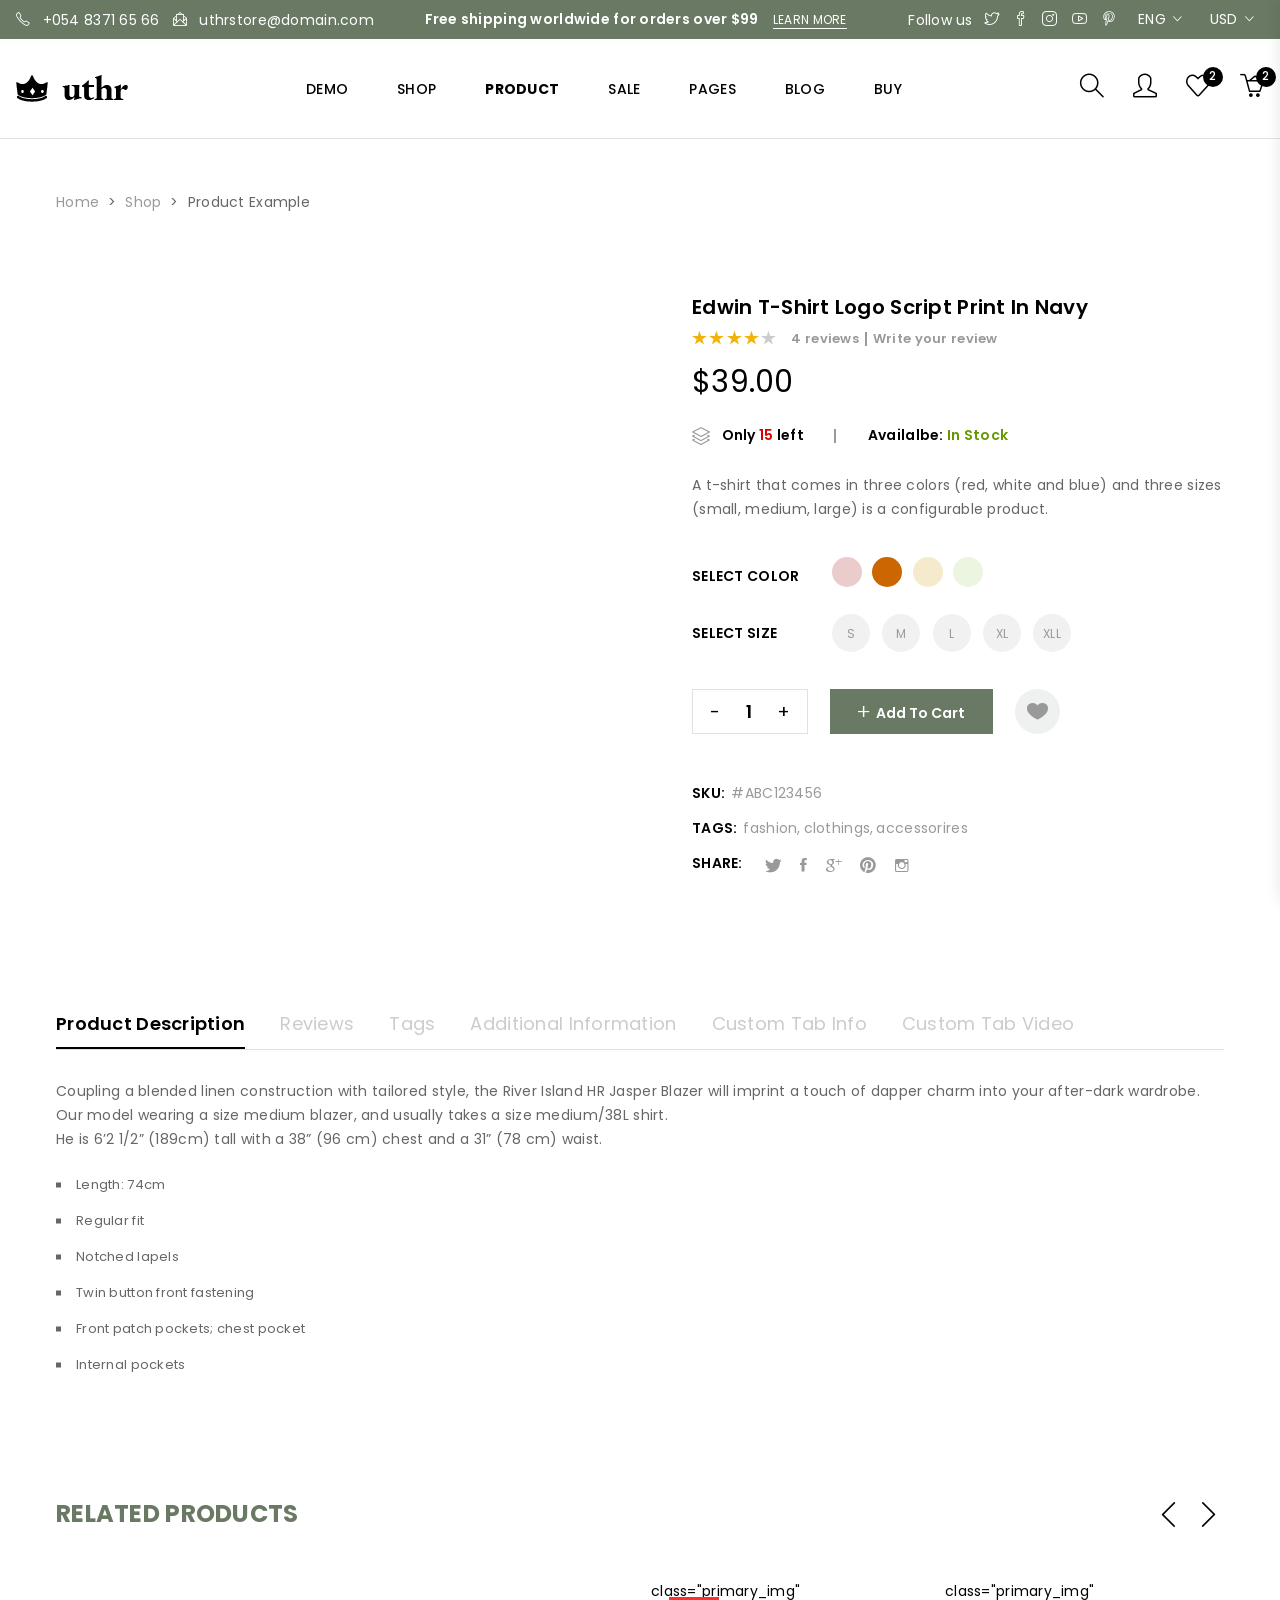
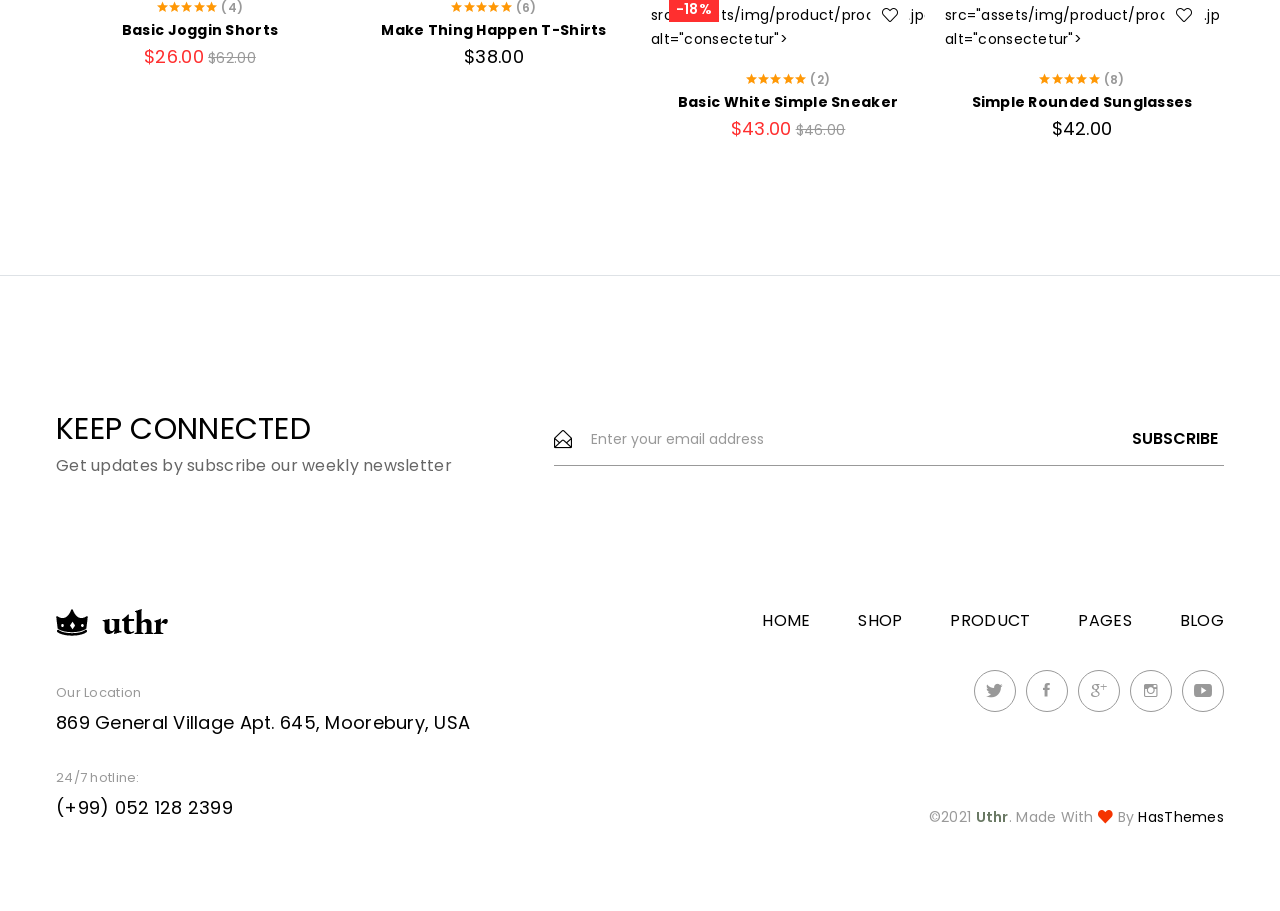
<file: OnlineShopBlazor - Right2Left/wwwroot/product-details.html>
<!doctype html>
<html class="no-js" lang="en">

<head>
    <meta charset="utf-8">
    <meta http-equiv="x-ua-compatible" content="ie=edge">
    <title>Uthr – Product Details </title>
    <meta name="description" content="Uthr Fashion eCommerce Bootstrap 5 Template is an innovative and modern e-commerce online store website template." />
    <meta name="viewport" content="width=device-width, initial-scale=1">
    <link rel="profile" href="https://gmpg.org/xfn/11">
    <link rel="canonical" href="Replace_with_your_PAGE_URL" />

    <!-- Open Graph (OG) meta tags are snippets of code that control how URLs are displayed when shared on social media  -->
    <!-- <meta property="og:locale" content="en_US" />
    <meta property="og:type" content="website" />
    <meta property="og:title" content="Uthr – Fashion eCommerce HTML Template" />
    <meta property="og:url" content="PAGE_URL" />
    <meta property="og:site_name" content="SITE_NAME" /> -->
    <!-- For the og:image content, replace the # with a link of an image -->
    <!-- <meta property="og:image" content="#" />
    <meta property="og:description"
        content="240+ Best Bootstrap Templates are available on this website. Find your template for your project compatible with the most popular HTML library in the world." /> -->

    <!-- Add site Favicon -->
    <link rel="icon" href="https://hasthemes.com/wp-content/uploads/2019/04/cropped-favicon-32x32.png" sizes="32x32" />
    <link rel="icon" href="https://hasthemes.com/wp-content/uploads/2019/04/cropped-favicon-192x192.png"
        sizes="192x192" />
    <link rel="apple-touch-icon" href="https://hasthemes.com/wp-content/uploads/2019/04/cropped-favicon-180x180.png" />
    <meta name="msapplication-TileImage"
        content="https://hasthemes.com/wp-content/uploads/2019/04/cropped-favicon-270x270.png" />

    <!-- CSS
    ========================= -->
    <link rel="stylesheet" href="assets/css/vendor/bootstrap.min.css">
    <link rel="stylesheet" href="assets/css/slick.css">
    <link rel="stylesheet" href="assets/css/simple-line-icons.css">
    <link rel="stylesheet" href="assets/css/ionicons.min.css">
    <link rel="stylesheet" href="assets/css/font.awesome.css">
    <link rel="stylesheet" href="assets/css/animate.css">
    <link rel="stylesheet" href="assets/css/nice-select.css">
    <link rel="stylesheet" href="assets/css/jquery-ui.min.css">
    <link rel="stylesheet" href="assets/css/magnific-popup.css">

    <!-- Main Style CSS -->
    <link rel="stylesheet" href="assets/css/style.css">

    <!--modernizr min js here-->
    <script src="assets/js/vendor/modernizr-3.7.1.min.js"></script>


    <!-- Structured Data  -->
    <script type="application/ld+json">
        {
        "@context": "http://schema.org",
        "@type": "WebSite",
        "name": "Replace_with_your_site_title",
        "url": "Replace_with_your_site_URL"
        }
    </script>
</head>

<body>

    <!--offcanvas menu area start-->
    <div class="body_overlay">

    </div>
    <div class="offcanvas_menu">
        <div class="container">
            <div class="row">
                <div class="col-12">
                    <div class="offcanvas_menu_wrapper">
                        <div class="canvas_close">
                            <a href="javascript:void(0)"><i class="ion-android-close"></i></a>
                        </div>
                        <div class="header_contact_info">
                            <ul class="d-flex">
                                <li class="text-white"> <i class="icons icon-phone"></i> <a href="tel:+05483716566">+054 8371 65 66</a></li>
                                <li class="text-white"> <i class="icon-envelope-letter icons"></i> <a href="#">uthrstore@domain.com</a></li>
                            </ul>
                        </div>
                        <div class="header_social d-flex">
                            <span>Follow us</span>
                            <ul class="d-flex">
                                <li><a href="#"><i class="icon-social-twitter icons"></i></a></li>
                                <li><a href="#"><i class="icon-social-facebook icons"></i></a></li>
                                <li><a href="#"><i class="icon-social-instagram icons"></i></a></li>
                                <li><a href="#"><i class="icon-social-youtube icons"></i></a></li>
                                <li><a href="#"><i class="icon-social-pinterest icons"></i></a></li>
                            </ul>
                        </div>
                        <div class="language_currency">
                            <ul class="d-flex">
                                <li class="language"><a href="#"> Eng <i class="icon-right ion-ios-arrow-down"></i></a>
                                    <ul class="dropdown_language">
                                        <li><a href="#">French</a></li>
                                        <li><a href="#">Spanish</a></li>
                                        <li><a href="#">Russian</a></li>
                                    </ul>
                                </li>
                                <li class="currency"><a href="#"> USd <i class="icon-right ion-ios-arrow-down"></i></a>
                                    <ul class="dropdown_currency">
                                        <li><a href="#">€ Euro</a></li>
                                        <li><a href="#">£ Pound Sterling</a></li>
                                        <li><a href="#">$ US Dollar</a></li>
                                    </ul>
                                </li>
                            </ul>
                        </div>
                        <div id="menu" class="text-left ">
                            <ul class="offcanvas_main_menu">
                                <li class="menu-item-has-children active">
                                    <a href="#">Home</a>
                                </li>
                                <li class="menu-item-has-children">
                                    <a href="shop.html">Shop</a>
                                </li>
                                <li class="menu-item-has-children">
                                    <a href="product-details.html"> Product Details</a>
                                </li>
                                <li><a href="#">sale</a></li>
                                <li class="menu-item-has-children">
                                    <a href="#">pages </a>
                                    <ul class="sub-menu">
                                        <li><a href="cart.html">cart</a></li>
                                        <li><a href="checkout.html">Checkout</a></li>
                                    </ul>
                                </li>
                                <li class="menu-item-has-children">
                                    <a href="#">blog</a>
                                    <ul class="sub-menu">
                                        <li><a href="blog.html">blog</a></li>
                                        <li><a href="blog-details.html">blog details</a></li>
                                    </ul>

                                </li>
                                <li><a href="#">buy</a></li>
                            </ul>
                        </div>
                    </div>
                </div>
            </div>
        </div>
    </div>
    <!--offcanvas menu area end-->
    <!--mini cart-->
    <div class="mini_cart">
        <div class="cart_gallery">
            <div class="cart_close">
                <div class="cart_text">
                    <h3>cart</h3>
                </div>
                <div class="mini_cart_close">
                    <a href="javascript:void(0)"><i class="icon-close icons"></i></a>
                </div>
            </div>
            <div class="cart_item">
               <div class="cart_img">
                   <a href="#"></a>
               </div>
                <div class="cart_info">
                    <a href="#">Primis In Faucibus</a>
                    <p>1 x <span> $65.00 </span></p>
                </div>
                <div class="cart_remove">
                    <a href="#"><i class="icon-close icons"></i></a>
                </div>
            </div>
            <div class="cart_item">
               <div class="cart_img">
                   <a href="#"></a>
               </div>
                <div class="cart_info">
                    <a href="#">Letraset Sheets</a>
                    <p>1 x <span> $60.00 </span></p>
                </div>
                <div class="cart_remove">
                    <a href="#"><i class="icon-close icons"></i></a>
                </div>
            </div>
        </div>
        <div class="mini_cart_table">
            <div class="cart_table_border">
                <div class="cart_total">
                    <span>Sub total:</span>
                    <span class="price">$125.00</span>
                </div>
                <div class="cart_total mt-10">
                    <span>total:</span>
                    <span class="price">$125.00</span>
                </div>
            </div>
        </div>
        <div class="mini_cart_footer">
           <div class="cart_button">
                <a href="cart.html"><i class="fa fa-shopping-cart"></i> View cart</a>
            </div>
            <div class="cart_button">
                <a href="checkout.html"><i class="fa fa-sign-in"></i> Checkout</a>
            </div>
        </div>
    </div>
    <!--mini cart end-->
    <!--header area start-->
    <header class="header_section border-bottom">
        <div class="header_top">
            <div class="container-fluid">
                <div class="row">
                    <div class="col-12">
                        <div class="header_top_inner d-flex justify-content-between align-items-center">
                            <div class="header_contact_info">
                                <ul class="d-flex">
                                    <li class="text-white"> <i class="icons icon-phone"></i> <a href="tel:+05483716566">+054 8371 65 66</a></li>
                                    <li class="text-white"> <i class="icon-envelope-letter icons"></i> <a href="#">uthrstore@domain.com</a></li>
                                </ul>
                            </div>
                            <div class="free_shipping_text">
                                <p class="text-white">Free shipping worldwide for orders over $99 <a href="#">Learn More</a></p>
                            </div>
                            <div class="header_top_sidebar d-flex align-items-center">
                                <div class="header_social d-flex">
                                    <span>Follow us</span>
                                    <ul class="d-flex">
                                        <li><a href="#"><i class="icon-social-twitter icons"></i></a></li>
                                        <li><a href="#"><i class="icon-social-facebook icons"></i></a></li>
                                        <li><a href="#"><i class="icon-social-instagram icons"></i></a></li>
                                        <li><a href="#"><i class="icon-social-youtube icons"></i></a></li>
                                        <li><a href="#"><i class="icon-social-pinterest icons"></i></a></li>
                                    </ul>
                                </div>
                                <div class="language_currency">
                                    <ul class="d-flex">
                                        <li class="language"><a href="#"> Eng <i class="icon-right ion-ios-arrow-down"></i></a>
                                            <ul class="dropdown_language">
                                                <li><a href="#">French</a></li>
                                                <li><a href="#">Spanish</a></li>
                                                <li><a href="#">Russian</a></li>
                                            </ul>
                                        </li>
                                        <li class="currency"><a href="#"> USd <i class="icon-right ion-ios-arrow-down"></i></a>
                                            <ul class="dropdown_currency">
                                                <li><a href="#">€ Euro</a></li>
                                                <li><a href="#">£ Pound Sterling</a></li>
                                                <li><a href="#">$ US Dollar</a></li>
                                            </ul>
                                        </li>
                                    </ul>
                                </div>
                            </div>
                        </div>
                    </div>
                </div>
            </div>
        </div>

        <div class="main_header">
            <div class="container-fluid">
                <div class="row">
                    <div class="col-12">
                        <div class="header_container d-flex justify-content-between align-items-center">
                            <div class="canvas_open">
                                <a href="javascript:void(0)"><i class="ion-navicon"></i></a>
                            </div>
                            <div class="header_logo">
                                <a class="sticky_none" href="index.html"><img src="assets/img/logo/logo.png" alt=""></a>
                            </div>
                            <!--main menu start-->
                            <div class="main_menu d-none d-lg-block">
                                <nav>
                                    <ul class="d-flex">
                                        <li><a href="index.html">demo</a> </li>
                                        <li><a href="shop.html">shop</a></li>
                                        <li><a class="active" href="product-details.html">product</a></li>
                                        <li><a href="#">sale</a></li>
                                        <li><a href="#">pages</a>
                                            <ul class="sub_menu">
                                                <li><a href="cart.html">Cart Pages</a></li>
                                                <li><a href="checkout.html">Checkout Pages</a></li>
                                            </ul>
                                        </li>
                                        <li><a href="blog.html">blog</a>
                                            <ul class="sub_menu">
                                                <li><a href="blog.html">Blog Pages</a></li>
                                                <li><a href="blog-details.html">Blog Details</a></li>
                                            </ul>
                                        </li>
                                        <li><a href="#">buy</a></li>
                                    </ul>
                                </nav>
                            </div>
                            <div class="header_account">
                                <ul class="d-flex">
                                    <li class="header_search"><a href="#"><i class="icon-magnifier icons"></i></a></li>
                                    <li class="account_link"><a href="#"><i class="icon-user icons"></i></a>
                                        <ul class="dropdown_account_link">
                                            <li><a href="#">My Account</a></li>
                                            <li><a href="#">Login</a></li>
                                            <li><a href="#">Contact</a></li>
                                        </ul>
                                    </li>
                                    <li><a href="#"><i class="icon-heart icons"></i></a> <span class="item_count">2</span></li>
                                    <li class="shopping_cart"><a href="#"><i class="icon-basket-loaded icons"></i></a> <span class="item_count">2</span></li>
                                </ul>
                            </div>
                        </div>
                    </div>
                </div>
            </div>
        </div>
        <!-- page search box -->
        <div class="page_search_box">
            <div class="search_close">
                <i class="ion-close-round"></i>
            </div>
            <form class="border-bottom" action="#">
                <input class="border-0" placeholder="Search products..." type="text">
                <button type="submit"><span class="icon-magnifier icons"></span></button>
            </form>
        </div>

    </header>
    <!--header area end-->

    <!--breadcrumbs area start-->
    <div class="breadcrumbs_area breadcrumbs_product">
        <div class="container">
            <div class="row">
                <div class="col-12">
                    <div class="breadcrumb_content">
                        <ul>
                            <li><a href="index.html">home</a></li>
                            <li><a href="shop.html">shop</a></li>
                            <li>Product Example</li>
                        </ul>
                    </div>
                </div>
            </div>
        </div>
    </div>
    <!--breadcrumbs area end-->

    <!--product details start-->
    <section class="product_details mb-135">
        <div class="container">
            <div class="row">
                <div class="col-lg-6 col-md-6">
                    <div class="product_zoom_gallery">
                       <div class="zoom_gallery_inner d-flex">
                           <!--<div class="zoom_tab_img">
                                <a class="zoom_tabimg_list" href="javascript:void(0)"><img src="assets/img/product/small-product/product1.png" alt="tab-thumb"></a>
                                <a class="zoom_tabimg_list" href="javascript:void(0)"><img src="assets/img/product/small-product/product2.png" alt="tab-thumb"></a>
                                <a class="zoom_tabimg_list" href="javascript:void(0)"><img src="assets/img/product/small-product/product3.png" alt="tab-thumb"></a>
                                <a class="zoom_tabimg_list" href="javascript:void(0)"><img src="assets/img/product/small-product/product4.png" alt="tab-thumb"></a>
                                <a class="zoom_tabimg_list" href="javascript:void(0)"><img src="assets/img/product/small-product/product1.png" alt="tab-thumb"></a>
                                <a class="zoom_tabimg_list" href="javascript:void(0)"><img src="assets/img/product/small-product/product2.png" alt="tab-thumb"></a>
                                <a class="zoom_tabimg_list" href="javascript:void(0)"><img src="assets/img/product/small-product/product3.png" alt="tab-thumb"></a>
                                <a class="zoom_tabimg_list" href="javascript:void(0)"><img src="assets/img/product/small-product/product4.png" alt="tab-thumb"></a>
                           </div>-->
                           <!--<div class="product_zoom_main_img">
                                <div class="product_zoom_thumb">
                                    <img data-image="assets/img/product/big-product/product1.png" src="assets/img/product/big-product/product1.png" alt="">
                                </div>
                                <div class="product_zoom_thumb">
                                    <img data-image="assets/img/product/big-product/product1.png" src="assets/img/product/big-product/product1.png" alt="">
                                </div>
                                <div class="product_zoom_thumb">
                                    <img data-image="assets/img/product/big-product/product1.png" src="assets/img/product/big-product/product1.png" alt="">
                                </div>
                                <div class="product_zoom_thumb">
                                    <img data-image="assets/img/product/big-product/product1.png" src="assets/img/product/big-product/product1.png" alt="">
                                </div>
                                <div class="product_zoom_thumb">
                                    <img data-image="assets/img/product/big-product/product1.png" src="assets/img/product/big-product/product1.png" alt="">
                                </div>
                                <div class="product_zoom_thumb">
                                    <img data-image="assets/img/product/big-product/product1.png" src="assets/img/product/big-product/product1.png" alt="">
                                </div>
                                <div class="product_zoom_thumb">
                                    <img data-image="assets/img/product/big-product/product1.png" src="assets/img/product/big-product/product1.png" alt="">
                                </div>
                                <div class="product_zoom_thumb">
                                    <img data-image="assets/img/product/big-product/product1.png" src="assets/img/product/big-product/product1.png" alt="">
                                </div>
                            </div>-->
                        </div>
                    </div>
                </div>
                <div class="col-lg-6 col-md-6">
                    <div class="product_d_right">
                       <form action="#">
                            <h1>Edwin T-Shirt Logo Script Print in Navy</h1>
                            <div class="product_ratting_review d-flex align-items-center">
                                <div class=" product_ratting">
                                    <ul class="d-flex">
                                        <li><a href="#"><i class="ion-ios-star"></i></a></li>
                                        <li><a href="#"><i class="ion-ios-star"></i></a></li>
                                        <li><a href="#"><i class="ion-ios-star"></i></a></li>
                                        <li><a href="#"><i class="ion-ios-star"></i></a></li>
                                        <li><a href="#"><i class="ion-ios-star"></i></a></li>
                                    </ul>
                                </div>
                                <div class="product_review">
                                    <ul class="d-flex">
                                        <li>4 reviews</li>
                                        <li>Write your review</li>
                                    </ul>
                                </div>
                            </div>
                            <div class="price_box">
                                <span class="current_price">$39.00</span>
                            </div>
                            <div class="product_availalbe">
                                <ul class="d-flex">
                                    <li><i class="icon-layers icons"></i> Only <span>15</span> left </li>
                                    <li>Availalbe: <span class="stock">In Stock</span></li>
                                </ul>
                            </div>
                            <div class="product_desc">
                                <p>A t-shirt that comes in three colors (red, white and blue) and three sizes (small, medium, large) is a configurable product.  </p>
                            </div>
                            <div class="product_variant">
                                <div class="filter__list widget_color d-flex align-items-center">
                                    <h3>select color</h3>
                                    <ul>
                                       <li>
                                            <input type="checkbox">
                                            <span class="checkmark color1"></span>
                                        </li>
                                        <li>
                                            <input type="checkbox">
                                            <span class="checkmark color2"></span>
                                        </li>
                                        <li>
                                            <input type="checkbox">
                                            <span class="checkmark color3"></span>
                                        </li>
                                        <li>
                                            <input type="checkbox">
                                            <span class="checkmark color5"></span>
                                        </li>
                                    </ul>
                                </div>
                                <div class="filter__list widget_size d-flex align-items-center">
                                    <h3>select size</h3>
                                    <ul>
                                        <li>
                                            <a href="javascript:void(0)">S </a>
                                        </li>
                                        <li>
                                            <a href="javascript:void(0)"> M</a>
                                        </li>
                                        <li>
                                            <a href="javascript:void(0)">L</a>
                                        </li>
                                        <li>
                                            <a href="javascript:void(0)"> XL</a>
                                        </li>
                                        <li>
                                            <a href="javascript:void(0)">XLL</a>
                                        </li>
                                    </ul>
                                </div>

                                <div class="variant_quantity_btn d-flex">
                                    <div class="pro-qty border">
                                        <input min="1" max="100" type="tex" value="1">
                                    </div>
                                    <button class="button btn btn-primary" type="submit"><i class="ion-android-add"></i> Add To Cart</button>
                                    <a class="wishlist" href="#"><i class="ion-ios-heart"></i></a>
                                </div>
                            </div>
                            <div class="product_sku">
                                <p><span>SKU: </span> #ABC123456</p>
                            </div>
                            <div class="product_tags d-flex">
                                <span>tags: </span>
                                <ul class="d-flex">
                                    <li><a href="#">fashion,</a></li>
                                    <li><a href="#">clothings,</a></li>
                                    <li><a href="#">accessorires</a></li>
                                </ul>
                            </div>
                            <div class="priduct_social d-flex">
                                <span>SHARE: </span>
                                <ul>
                                    <li><a href="#"><i class="ion-social-twitter"></i></a></li>
                                    <li><a href="#"><i class="ion-social-facebook"></i></a></li>
                                    <li><a href="#"><i class="ion-social-googleplus-outline"></i></a></li>
                                    <li><a href="#"><i class="ion-social-pinterest"></i></a></li>
                                    <li><a href="#"><i class="ion-social-instagram-outline"></i></a></li>
                                </ul>
                            </div>
                        </form>
                    </div>
                </div>
            </div>
        </div>
    </section>
    <!--product details end-->

    <!--product info start-->
    <div class="product_d_info mb-118">
        <div class="container">
            <div class="row">
                <div class="col-12">
                    <div class="product_d_inner">
                        <div class="product_info_button border-bottom">
                            <ul class="nav" role="tablist">
                                <li >
                                    <a class="active" data-toggle="tab" href="#info" role="tab" aria-controls="info" aria-selected="false">Product Description</a>
                                </li>
                                <li>
                                   <a data-toggle="tab" href="#reviews" role="tab" aria-controls="reviews" aria-selected="false">Reviews          </a>
                                </li>
                                 <li>
                                   <a data-toggle="tab" href="#tags" role="tab" aria-controls="tags" aria-selected="false">Tags </a>
                                </li>
                                <li>
                                     <a data-toggle="tab" href="#additional" role="tab" aria-controls="additional" aria-selected="false">Additional Information </a>
                                </li>
                                <li>
                                     <a data-toggle="tab" href="#tabinfo" role="tab" aria-controls="tabinfo" aria-selected="false">Custom Tab Info  </a>
                                </li>
                                <li>
                                     <a data-toggle="tab" href="#video" role="tab" aria-controls="video" aria-selected="false">Custom Tab Video </a>
                                </li>

                            </ul>
                        </div>
                        <div class="tab-content">
                            <div class="tab-pane fade show active" id="info" role="tabpanel" >
                                <div class="product_info_content">
                                    <p>Coupling a blended linen construction with tailored style, the River Island HR Jasper Blazer will imprint a touch of dapper charm into your after-dark wardrobe. <br> Our model wearing a size medium blazer, and usually takes a size medium/38L shirt. <br> He is 6’2 1/2” (189cm) tall with a 38” (96 cm) chest and a 31” (78 cm) waist.</p>
                                    <ul>
                                        <li>Length: 74cm</li>
                                        <li>Regular fit</li>
                                        <li>Notched lapels</li>
                                        <li>Twin button front fastening</li>
                                        <li>Front patch pockets; chest pocket</li>
                                        <li> Internal pockets</li>
                                    </ul>
                                </div>
                            </div>
                            <div class="tab-pane fade" id="reviews" role="tabpanel" >
                                <div class="reviews_wrapper">
                                    <h2>1 review for Donec eu furniture</h2>
                                    <div class="reviews_comment_box">
                                        <div class="comment_thmb">
                                            <img src="assets/img/blog/comment2.jpg" alt="">
                                        </div>
                                        <div class="comment_text">
                                            <div class="reviews_meta">
                                                <div class="star_rating">
                                                    <ul class="d-flex">
                                                        <li><a href="#"><i class="icon-star"></i></a></li>
                                                       <li><a href="#"><i class="icon-star"></i></a></li>
                                                       <li><a href="#"><i class="icon-star"></i></a></li>
                                                       <li><a href="#"><i class="icon-star"></i></a></li>
                                                       <li><a href="#"><i class="icon-star"></i></a></li>
                                                    </ul>
                                                </div>
                                                <p><strong>admin </strong>- September 12, 2018</p>
                                                <span>roadthemes</span>
                                            </div>
                                        </div>

                                    </div>
                                    <div class="comment_title">
                                        <h2>Add a review </h2>
                                        <p>Your email address will not be published.  Required fields are marked </p>
                                    </div>
                                    <div class="product_ratting mb-10">
                                       <h3>Your rating</h3>
                                        <ul class="d-flex">
                                            <li><a href="#"><i class="icon-star"></i></a></li>
                                               <li><a href="#"><i class="icon-star"></i></a></li>
                                               <li><a href="#"><i class="icon-star"></i></a></li>
                                               <li><a href="#"><i class="icon-star"></i></a></li>
                                               <li><a href="#"><i class="icon-star"></i></a></li>
                                        </ul>
                                    </div>
                                    <div class="product_review_form">
                                        <form action="#">
                                            <div class="row">
                                                <div class="col-12">
                                                    <label for="review_comment">Your review </label>
                                                    <textarea name="comment" id="review_comment" ></textarea>
                                                </div>
                                                <div class="col-lg-6 col-md-6">
                                                    <label for="author">Name</label>
                                                    <input id="author"  type="text">

                                                </div>
                                                <div class="col-lg-6 col-md-6">
                                                    <label for="email">Email </label>
                                                    <input id="email"  type="text">
                                                </div>
                                            </div>
                                            <button type="submit">Submit</button>
                                         </form>
                                    </div>
                                </div>
                            </div>
                            <div class="tab-pane fade" id="tags" role="tabpanel" >
                                <div class="product_info_content">
                                    <ul>
                                        <li>Length: 74cm</li>
                                        <li>Regular fit</li>
                                        <li>Notched lapels</li>
                                        <li>Twin button front fastening</li>
                                        <li>Front patch pockets; chest pocket</li>
                                        <li> Internal pockets</li>
                                    </ul>
                                </div>
                            </div>
                            <div class="tab-pane fade" id="additional" role="tabpanel" >
                                <div class="product_d_table">
                                   <form action="#">
                                        <table>
                                            <tbody>
                                                <tr>
                                                    <td class="first_child">Compositions</td>
                                                    <td>Polyester</td>
                                                </tr>
                                                <tr>
                                                    <td class="first_child">Styles</td>
                                                    <td>Girly</td>
                                                </tr>
                                                <tr>
                                                    <td class="first_child">Properties</td>
                                                    <td>Short Dress</td>
                                                </tr>
                                            </tbody>
                                        </table>
                                    </form>
                                </div>
                                <div class="product_info_content">
                                    <p>Fashion has been creating well-designed collections since 2010. The brand offers feminine designs delivering stylish separates and statement dresses which have since evolved into a full ready-to-wear collection in which every item is a vital part of a woman's wardrobe. The result? Cool, easy, chic looks with youthful elegance and unmistakable signature style. All the beautiful pieces are made in Italy and manufactured with the greatest attention. Now Fashion extends to a range of accessories including shoes, hats, belts and more!</p>
                                </div>
                            </div>
                             <div class="tab-pane fade" id="tabinfo" role="tabpanel" >
                                <div class="product_d_table">
                                   <form action="#">
                                        <table>
                                            <tbody>
                                                <tr>
                                                    <td class="first_child">Compositions</td>
                                                    <td>Polyester</td>
                                                </tr>
                                                <tr>
                                                    <td class="first_child">Styles</td>
                                                    <td>Girly</td>
                                                </tr>
                                                <tr>
                                                    <td class="first_child">Properties</td>
                                                    <td>Short Dress</td>
                                                </tr>
                                            </tbody>
                                        </table>
                                    </form>
                                </div>
                                <div class="product_info_content">
                                    <p>Fashion has been creating well-designed collections since 2010. The brand offers feminine designs delivering stylish separates and statement dresses which have since evolved into a full ready-to-wear collection in which every item is a vital part of a woman's wardrobe. The result? Cool, easy, chic looks with youthful elegance and unmistakable signature style. All the beautiful pieces are made in Italy and manufactured with the greatest attention. Now Fashion extends to a range of accessories including shoes, hats, belts and more!</p>
                                </div>
                            </div>
                            <div class="tab-pane fade" id="video" role="tabpanel" >
                                <div class="product_tab_vidio text-center">
                                    <iframe width="729" height="410" src="https://www.youtube.com/embed/BUWzX78Ye_8"  allow="accelerometer; autoplay; clipboard-write; encrypted-media; gyroscope; picture-in-picture" allowfullscreen></iframe>
                                </div>
                            </div>

                        </div>
                    </div>
                </div>
            </div>
        </div>
    </div>
    <!--product info end-->

    <!--product area start-->
    <section class="product_area related_products mb-118">
        <div class="container">
            <div class="row">
                <div class="col-12">
                    <div class="section_title mb-50">
                        <h2>Related Products</h2>
                    </div>
                </div>
            </div>
            <div class="product_container row">
                <div class=" product_slick slick_slider_activation" data-slick='{
                    "slidesToShow": 4,
                    "slidesToScroll": 1,
                    "arrows": true,
                    "dots": false,
                    "autoplay": false,
                    "speed": 300,
                    "infinite": true,
                    "responsive":[
                      {"breakpoint":992, "settings": { "slidesToShow": 3 } },
                      {"breakpoint":768, "settings": { "slidesToShow": 2 } },
                      {"breakpoint":300, "settings": { "slidesToShow": 1 } }
                     ]
                }'>
                    <div class="col-lg-3">
                        <article class="single_product">
                            <figure>
                                <div class="product_thumb">
                                    <a href="product-details.html" >
                                        <!--<img class="primary_img" src="assets/img/product/product1.jpg" alt="consectetur">-->
                                    </a>
                                    <div class="product_action">
                                        <ul>
                                            <li class="wishlist"><a href="#" data-tippy="Wishlist" data-tippy-inertia="true" data-tippy-delay="50"
                                            data-tippy-arrow="true" data-tippy-placement="left"><i class="icon-heart icons"></i></a></li>

                                            <li class="quick_view"><a data-toggle="modal" data-target="#modal_box" data-tippy="Quick View" href="#" data-tippy-inertia="true" data-tippy-delay="50" data-tippy-arrow="true" data-tippy-placement="left"><i class="icon-size-fullscreen icons"></i></a></li>
                                            <li class="compare"><a data-tippy="Compare" href="#" data-tippy-inertia="true" data-tippy-delay="50"
                                            data-tippy-arrow="true" data-tippy-placement="left"><i class="icon-refresh icons"></i></a></li>
                                        </ul>
                                    </div>
                                </div>
                                <figcaption class="product_content text-center">
                                    <div class="product_ratting">
                                        <ul class="d-flex justify-content-center">
                                            <li><a href="#"><i class="ion-android-star"></i></a></li>
                                            <li><a href="#"><i class="ion-android-star"></i></a></li>
                                            <li><a href="#"><i class="ion-android-star"></i></a></li>
                                            <li><a href="#"><i class="ion-android-star"></i></a></li>
                                            <li><a href="#"><i class="ion-android-star"></i></a></li>
                                            <li><span>(4)</span></li>
                                        </ul>
                                    </div>
                                    <h4 class="product_name"><a href="product-details.html">Basic Joggin Shorts</a></h4>
                                    <div class="price_box">
                                        <span class="current_price">$26.00</span>
                                        <span class="old_price">$62.00</span>
                                    </div>
                                    <div class="add_to_cart">
                                        <a class="btn btn-primary" href="#" data-tippy="Add To Cart"  data-tippy-inertia="true" data-tippy-delay="50" data-tippy-arrow="true" data-tippy-placement="top">Add To Cart</a>
                                    </div>
                                </figcaption>
                            </figure>
                        </article>
                    </div>
                    <div class="col-lg-3">
                        <article class="single_product">
                            <figure>
                                <div class="product_thumb">
                                    <a href="product-details.html" >
                                        <!--<img class="primary_img" src="assets/img/product/product2.jpg" alt="consectetur">-->
                                    </a>
                                    <div class="product_action">
                                        <ul>
                                            <li class="wishlist"><a href="#" data-tippy="Wishlist" data-tippy-inertia="true" data-tippy-delay="50"
                                            data-tippy-arrow="true" data-tippy-placement="left"><i class="icon-heart icons"></i></a></li>

                                            <li class="quick_view"><a data-toggle="modal" data-target="#modal_box" data-tippy="Quick View" href="#" data-tippy-inertia="true" data-tippy-delay="50" data-tippy-arrow="true" data-tippy-placement="left"><i class="icon-size-fullscreen icons"></i></a></li>
                                            <li class="compare"><a data-tippy="Compare" href="#" data-tippy-inertia="true" data-tippy-delay="50"
                                            data-tippy-arrow="true" data-tippy-placement="left"><i class="icon-refresh icons"></i></a></li>
                                        </ul>
                                    </div>
                                    <div class="product_label">
                                        <span>-20%</span>
                                    </div>
                                </div>
                                <figcaption class="product_content text-center">
                                    <div class="product_ratting">
                                        <ul class="d-flex justify-content-center">
                                            <li><a href="#"><i class="ion-android-star"></i></a></li>
                                            <li><a href="#"><i class="ion-android-star"></i></a></li>
                                            <li><a href="#"><i class="ion-android-star"></i></a></li>
                                            <li><a href="#"><i class="ion-android-star"></i></a></li>
                                            <li><a href="#"><i class="ion-android-star"></i></a></li>
                                            <li><span>(6)</span></li>
                                        </ul>
                                    </div>
                                    <h4 class="product_name"><a href="product-details.html">Make Thing Happen T-Shirts</a></h4>
                                    <div class="price_box">
                                        <span class="text-black">$38.00</span>

                                    </div>
                                    <div class="add_to_cart">
                                        <a class="btn btn-primary" href="#" data-tippy="Add To Cart"  data-tippy-inertia="true" data-tippy-delay="50" data-tippy-arrow="true" data-tippy-placement="top">Add To Cart</a>
                                    </div>
                                </figcaption>
                            </figure>
                        </article>
                    </div>
                    <div class="col-lg-3">
                        <article class="single_product">
                            <figure>
                                <div class="product_thumb">
                                    <a href="product-details.html" >
                                        <!--<img--> class="primary_img" src="assets/img/product/product3.jpg" alt="consectetur">
                                    </a>
                                    <div class="product_action">
                                        <ul>
                                            <li class="wishlist"><a href="#" data-tippy="Wishlist" data-tippy-inertia="true" data-tippy-delay="50"
                                            data-tippy-arrow="true" data-tippy-placement="left"><i class="icon-heart icons"></i></a></li>

                                            <li class="quick_view"><a data-toggle="modal" data-target="#modal_box" data-tippy="Quick View" href="#" data-tippy-inertia="true" data-tippy-delay="50" data-tippy-arrow="true" data-tippy-placement="left"><i class="icon-size-fullscreen icons"></i></a></li>
                                            <li class="compare"><a data-tippy="Compare" href="#" data-tippy-inertia="true" data-tippy-delay="50"
                                            data-tippy-arrow="true" data-tippy-placement="left"><i class="icon-refresh icons"></i></a></li>
                                        </ul>
                                    </div>
                                    <div class="product_label">
                                        <span>-18%</span>
                                    </div>
                                </div>
                                <figcaption class="product_content text-center">
                                    <div class="product_ratting">
                                        <ul class="d-flex justify-content-center">
                                            <li><a href="#"><i class="ion-android-star"></i></a></li>
                                            <li><a href="#"><i class="ion-android-star"></i></a></li>
                                            <li><a href="#"><i class="ion-android-star"></i></a></li>
                                            <li><a href="#"><i class="ion-android-star"></i></a></li>
                                            <li><a href="#"><i class="ion-android-star"></i></a></li>
                                            <li><span>(2)</span></li>
                                        </ul>
                                    </div>
                                    <h4 class="product_name"><a href="product-details.html">Basic White Simple Sneaker</a></h4>
                                    <div class="price_box">
                                        <span class="current_price">$43.00</span>
                                        <span class="old_price">$46.00</span>
                                    </div>
                                    <div class="add_to_cart">
                                        <a class="btn btn-primary" href="#" data-tippy="Add To Cart"  data-tippy-inertia="true" data-tippy-delay="50" data-tippy-arrow="true" data-tippy-placement="top">Add To Cart</a>
                                    </div>
                                </figcaption>
                            </figure>
                        </article>
                    </div>
                    <div class="col-lg-3">
                        <article class="single_product">
                            <figure>
                                <div class="product_thumb">
                                    <a href="product-details.html" >
                                        <!--<img--> class="primary_img" src="assets/img/product/product4.jpg" alt="consectetur">
                                    </a>
                                    <div class="product_action">
                                        <ul>
                                            <li class="wishlist"><a href="#" data-tippy="Wishlist" data-tippy-inertia="true" data-tippy-delay="50"
                                            data-tippy-arrow="true" data-tippy-placement="left"><i class="icon-heart icons"></i></a></li>

                                            <li class="quick_view"><a data-toggle="modal" data-target="#modal_box" data-tippy="Quick View" href="#" data-tippy-inertia="true" data-tippy-delay="50" data-tippy-arrow="true" data-tippy-placement="left"><i class="icon-size-fullscreen icons"></i></a></li>
                                            <li class="compare"><a data-tippy="Compare" href="#" data-tippy-inertia="true" data-tippy-delay="50"
                                            data-tippy-arrow="true" data-tippy-placement="left"><i class="icon-refresh icons"></i></a></li>
                                        </ul>
                                    </div>
                                </div>
                                <figcaption class="product_content text-center">
                                    <div class="product_ratting">
                                        <ul class="d-flex justify-content-center">
                                            <li><a href="#"><i class="ion-android-star"></i></a></li>
                                            <li><a href="#"><i class="ion-android-star"></i></a></li>
                                            <li><a href="#"><i class="ion-android-star"></i></a></li>
                                            <li><a href="#"><i class="ion-android-star"></i></a></li>
                                            <li><a href="#"><i class="ion-android-star"></i></a></li>
                                            <li><span>(8)</span></li>
                                        </ul>
                                    </div>
                                    <h4 class="product_name"><a href="product-details.html">Simple Rounded Sunglasses</a></h4>
                                    <div class="price_box">
                                       <span class="text-black">$42.00</span>
                                    </div>
                                    <div class="add_to_cart">
                                        <a class="btn btn-primary" href="#" data-tippy="Add To Cart"  data-tippy-inertia="true" data-tippy-delay="50" data-tippy-arrow="true" data-tippy-placement="top">Add To Cart</a>
                                    </div>
                                </figcaption>
                            </figure>
                        </article>
                    </div>
                    <div class="col-lg-3">
                        <article class="single_product">
                            <figure>
                                <div class="product_thumb">
                                    <a href="product-details.html" >
                                        <!--<img--> class="primary_img" src="assets/img/product/product1.jpg" alt="consectetur">
                                    </a>
                                    <div class="product_action">
                                        <ul>
                                            <li class="wishlist"><a href="#" data-tippy="Wishlist" data-tippy-inertia="true" data-tippy-delay="50"
                                            data-tippy-arrow="true" data-tippy-placement="left"><i class="icon-heart icons"></i></a></li>

                                            <li class="quick_view"><a data-toggle="modal" data-target="#modal_box" data-tippy="Quick View" href="#" data-tippy-inertia="true" data-tippy-delay="50" data-tippy-arrow="true" data-tippy-placement="left"><i class="icon-size-fullscreen icons"></i></a></li>
                                            <li class="compare"><a data-tippy="Compare" href="#" data-tippy-inertia="true" data-tippy-delay="50"
                                            data-tippy-arrow="true" data-tippy-placement="left"><i class="icon-refresh icons"></i></a></li>
                                        </ul>
                                    </div>
                                </div>
                                <figcaption class="product_content text-center">
                                    <div class="product_ratting">
                                        <ul class="d-flex justify-content-center">
                                            <li><a href="#"><i class="ion-android-star"></i></a></li>
                                            <li><a href="#"><i class="ion-android-star"></i></a></li>
                                            <li><a href="#"><i class="ion-android-star"></i></a></li>
                                            <li><a href="#"><i class="ion-android-star"></i></a></li>
                                            <li><a href="#"><i class="ion-android-star"></i></a></li>
                                            <li><span>(12)</span></li>
                                        </ul>
                                    </div>
                                    <h4 class="product_name"><a href="product-details.html">Basic Joggin Shorts</a></h4>
                                    <div class="price_box">
                                        <span class="current_price">$26.00</span>
                                        <span class="old_price">$362.00</span>
                                    </div>
                                    <div class="add_to_cart">
                                        <a class="btn btn-primary" href="#" data-tippy="Add To Cart"  data-tippy-inertia="true" data-tippy-delay="50" data-tippy-arrow="true" data-tippy-placement="top">Add To Cart</a>
                                    </div>
                                </figcaption>
                            </figure>
                        </article>
                    </div>
                    <div class="col-lg-3">
                        <article class="single_product">
                            <figure>
                                <div class="product_thumb">
                                    <a href="product-details.html" >
                                        <!--<img--> class="primary_img" src="assets/img/product/product2.jpg" alt="consectetur">
                                    </a>
                                    <div class="product_action">
                                        <ul>
                                            <li class="wishlist"><a href="#" data-tippy="Wishlist" data-tippy-inertia="true" data-tippy-delay="50"
                                            data-tippy-arrow="true" data-tippy-placement="left"><i class="icon-heart icons"></i></a></li>

                                            <li class="quick_view"><a data-toggle="modal" data-target="#modal_box" data-tippy="Quick View" href="#" data-tippy-inertia="true" data-tippy-delay="50" data-tippy-arrow="true" data-tippy-placement="left"><i class="icon-size-fullscreen icons"></i></a></li>
                                            <li class="compare"><a data-tippy="Compare" href="#" data-tippy-inertia="true" data-tippy-delay="50"
                                            data-tippy-arrow="true" data-tippy-placement="left"><i class="icon-refresh icons"></i></a></li>
                                        </ul>
                                    </div>
                                    <div class="product_label">
                                        <span>-20%</span>
                                    </div>
                                </div>
                                <figcaption class="product_content text-center">
                                    <div class="product_ratting">
                                        <ul class="d-flex justify-content-center">
                                            <li><a href="#"><i class="ion-android-star"></i></a></li>
                                            <li><a href="#"><i class="ion-android-star"></i></a></li>
                                            <li><a href="#"><i class="ion-android-star"></i></a></li>
                                            <li><a href="#"><i class="ion-android-star"></i></a></li>
                                            <li><a href="#"><i class="ion-android-star"></i></a></li>
                                            <li><span>(14)</span></li>
                                        </ul>
                                    </div>
                                    <h4 class="product_name"><a href="product-details.html">Simple Rounded Sunglasses</a></h4>
                                    <div class="price_box">
                                        <span class="current_price">$35.00</span>
                                        <span class="old_price">$38.00</span>
                                    </div>
                                    <div class="add_to_cart">
                                        <a class="btn btn-primary" href="#" data-tippy="Add To Cart"  data-tippy-inertia="true" data-tippy-delay="50" data-tippy-arrow="true" data-tippy-placement="top">Add To Cart</a>
                                    </div>
                                </figcaption>
                            </figure>
                        </article>
                    </div>
                </div>
            </div>
        </div>
    </section>
    <!--product area end-->

    <!--newsletter section start-->
    <section class="newsletter_section newsletter_padding border-top">
        <div class="container">
            <div class="row">
                <div class="col-12">
                    <div class="newsletter_inner d-flex justify-content-between align-items-center">
                        <div class="newsletter_text">
                            <h3>keep connected</h3>
                            <p>Get updates by subscribe our weekly newsletter</p>
                        </div>
                        <div class="newsletter_subscribe">
                            <form id="mc-form">
                                <input class="border-0" id="mc-email" type="email" autocomplete="off" placeholder="Enter your email address">
                                <i class="icon-envelope-open icons"></i>
                                <button class="border-0" id="mc-submit">Subscribe</button>
                            </form>
                            <!-- mailchimp-alerts Start -->
                            <div class="mailchimp-alerts text-centre">
                                <div class="mailchimp-submitting"></div><!-- mailchimp-submitting end -->
                                <div class="mailchimp-success"></div><!-- mailchimp-success end -->
                                <div class="mailchimp-error"></div><!-- mailchimp-error end -->
                            </div><!-- mailchimp-alerts end -->
                        </div>
                    </div>
                </div>
            </div>
        </div>
    </section>
    <!--newsletter section end-->


    <!--footer area start-->
    <footer class="footer_widgets">
        <div class="container">
            <div class="row">
                <div class="col-lg-5 col-md-5 col-sm-5">
                    <div class="footer_widget_list">
                        <div class="footer_logo">
                            <a href="#"><img src="assets/img/logo/logo.png" alt=""></a>
                        </div>
                        <div class="footer_contact">
                            <div class="footer_contact_list">
                                <span>Our Location</span>
                                <p>869 General Village Apt. 645, Moorebury, USA</p>
                            </div>
                            <div class="footer_contact_list">
                                <span>24/7 hotline:</span>
                                <a href="tel:(+99)0521282399">(+99) 052 128 2399</a>
                            </div>
                        </div>
                    </div>
                </div>
                <div class="col-lg-7 col-md-7 col-sm-7">
                    <div class="footer_widget_list text-right">
                        <div class="footer_menu">
                            <ul class="d-flex justify-content-end">
                                <li><a href="index.html">home</a></li>
                                <li><a href="shop.html">Shop</a></li>
                                <li><a href="product-details.html">Product</a></li>
                                <li><a href="#">pages</a></li>
                                <li><a href="blog.html">Blog</a></li>
                            </ul>
                        </div>
                        <div class="footer_social">
                            <ul class="d-flex justify-content-end">
                                <li><a href="https://twitter.com" data-tippy="Twitter" data-tippy-inertia="true" data-tippy-delay="50"
                                        data-tippy-arrow="true" data-tippy-placement="top"><i class="ion-social-twitter"></i></a></li>
                                <li><a href="https://www.facebook.com" data-tippy="Facebook" data-tippy-inertia="true" data-tippy-delay="50"
                                        data-tippy-arrow="true" data-tippy-placement="top"><i class="ion-social-facebook"></i></a></li>
                                <li><a href="https://www.google.com" data-tippy="googleplus" data-tippy-inertia="true" data-tippy-delay="50"
                                        data-tippy-arrow="true" data-tippy-placement="top"><i class="ion-social-googleplus-outline"></i></a></li>
                                <li><a href="https://www.instagram.com" data-tippy="Instagram" data-tippy-inertia="true" data-tippy-delay="50"
                                        data-tippy-arrow="true" data-tippy-placement="top"><i class="ion-social-instagram-outline"></i></a></li>
                                <li><a href="https://www.youtube.com" data-tippy="Youtube" data-tippy-inertia="true" data-tippy-delay="50"
                                        data-tippy-arrow="true" data-tippy-placement="top"><i class="ion-social-youtube"></i></a></li>
                            </ul>
                        </div>
                        <div class="copyright_right">
                            <p>©2021 <span>Uthr</span>. made with <i class="ion-heart"></i>  by <a href="https://hasthemes.com" target="_blank">HasThemes</a></p>
                        </div>
                    </div>
                </div>
            </div>
        </div>
    </footer>
    <!--footer area end-->

     <!-- modal area start-->
    <div class="modal fade" id="modal_box" tabindex="-1" role="dialog"  aria-hidden="true">
        <div class="modal-dialog modal-dialog-centered" role="document">
            <div class="modal-content">
                <button type="button" class="close" data-dismiss="modal" aria-label="Close">
                  <span aria-hidden="true"><i class="ion-android-close"></i></span>
                </button>
                <div class="modal_body">
                    <div class="container">
                        <div class="row">
                            <div class="col-lg-6 col-md-6 col-sm-12">
                                <div class="modal_zoom_gallery">
                                   <div class="product_zoom_thumb">
                                        <!--<img--> src="assets/img/product/big-product/product1.png" alt="">
                                    </div>
                                </div>
                            </div>
                            <div class="col-lg-6 col-md-6 col-sm-12">
                                <div class="modal_right">
                                    <div class="modal_title mb-10">
                                        <h2>Donec Ac Tempus</h2>
                                    </div>
                                    <div class="modal_price mb-10">
                                        <span class="new_price">$64.99</span>
                                        <span class="old_price" >$78.99</span>
                                    </div>
                                    <div class="modal_description mb-15">
                                        <p>Lorem ipsum dolor sit amet, consectetur adipisicing elit. Mollitia iste laborum ad impedit pariatur esse optio tempora sint ullam autem deleniti nam in quos qui,  </p>
                                    </div>
                                    <div class="variants_selects">
                                        <div class="variants_size">
                                           <h2>size</h2>
                                           <select class="select_option">
                                               <option selected value="1">s</option>
                                               <option value="1">m</option>
                                               <option value="1">l</option>
                                               <option value="1">xl</option>
                                               <option value="1">xxl</option>
                                           </select>
                                        </div>
                                        <div class="variants_color">
                                           <h2>color</h2>
                                           <select class="select_option">
                                               <option selected value="1">purple</option>
                                               <option value="1">violet</option>
                                               <option value="1">black</option>
                                               <option value="1">pink</option>
                                               <option value="1">orange</option>
                                           </select>
                                        </div>
                                        <div class="modal_add_to_cart">
                                            <form action="#">
                                                <input min="1" max="100" step="2" value="1" type="number">
                                                <button type="submit">add to cart</button>
                                            </form>
                                        </div>
                                    </div>
                                    <div class="modal_social">
                                        <h2>Share this product</h2>
                                        <ul>
                                            <li class="facebook"><a href="#"><i class="fa fa-facebook"></i></a></li>
                                            <li class="twitter"><a href="#"><i class="fa fa-twitter"></i></a></li>
                                            <li class="pinterest"><a href="#"><i class="fa fa-pinterest"></i></a></li>
                                            <li class="google-plus"><a href="#"><i class="fa fa-google-plus"></i></a></li>
                                            <li class="linkedin"><a href="#"><i class="fa fa-linkedin"></i></a></li>
                                        </ul>
                                    </div>
                                </div>
                            </div>
                        </div>
                    </div>
                </div>
            </div>
        </div>
    </div>
    <!-- modal area end-->

<!-- JS
============================================ -->

<script src="assets/js/vendor/jquery-3.4.1.min.js"></script>
<script src="assets/js/vendor/popper.js"></script>
<script src="assets/js/vendor/bootstrap.min.js"></script>
<script src="assets/js/slick.min.js"></script>
<script src="assets/js/wow.min.js"></script>
<script src="assets/js/jquery.scrollup.min.js"></script>
<script src="assets/js/images-loaded.min.js"></script>
<script src="assets/js/isotope.pkgd.min.js"></script>
<script src="assets/js/jquery.nice-select.js"></script>
<script src="assets/js/tippy-bundle.umd.js"></script>
<script src="assets/js/jquery-ui.min.js"></script>
<script src="assets/js/jquery.instagramFeed.min.js"></script>
<script src="assets/js/jquery.magnific-popup.min.js"></script>
<script src="assets/js/mailchimp-ajax.js"></script>


<!-- Main JS -->
<script src="assets/js/main.js"></script>


</body>

</html>
</file>
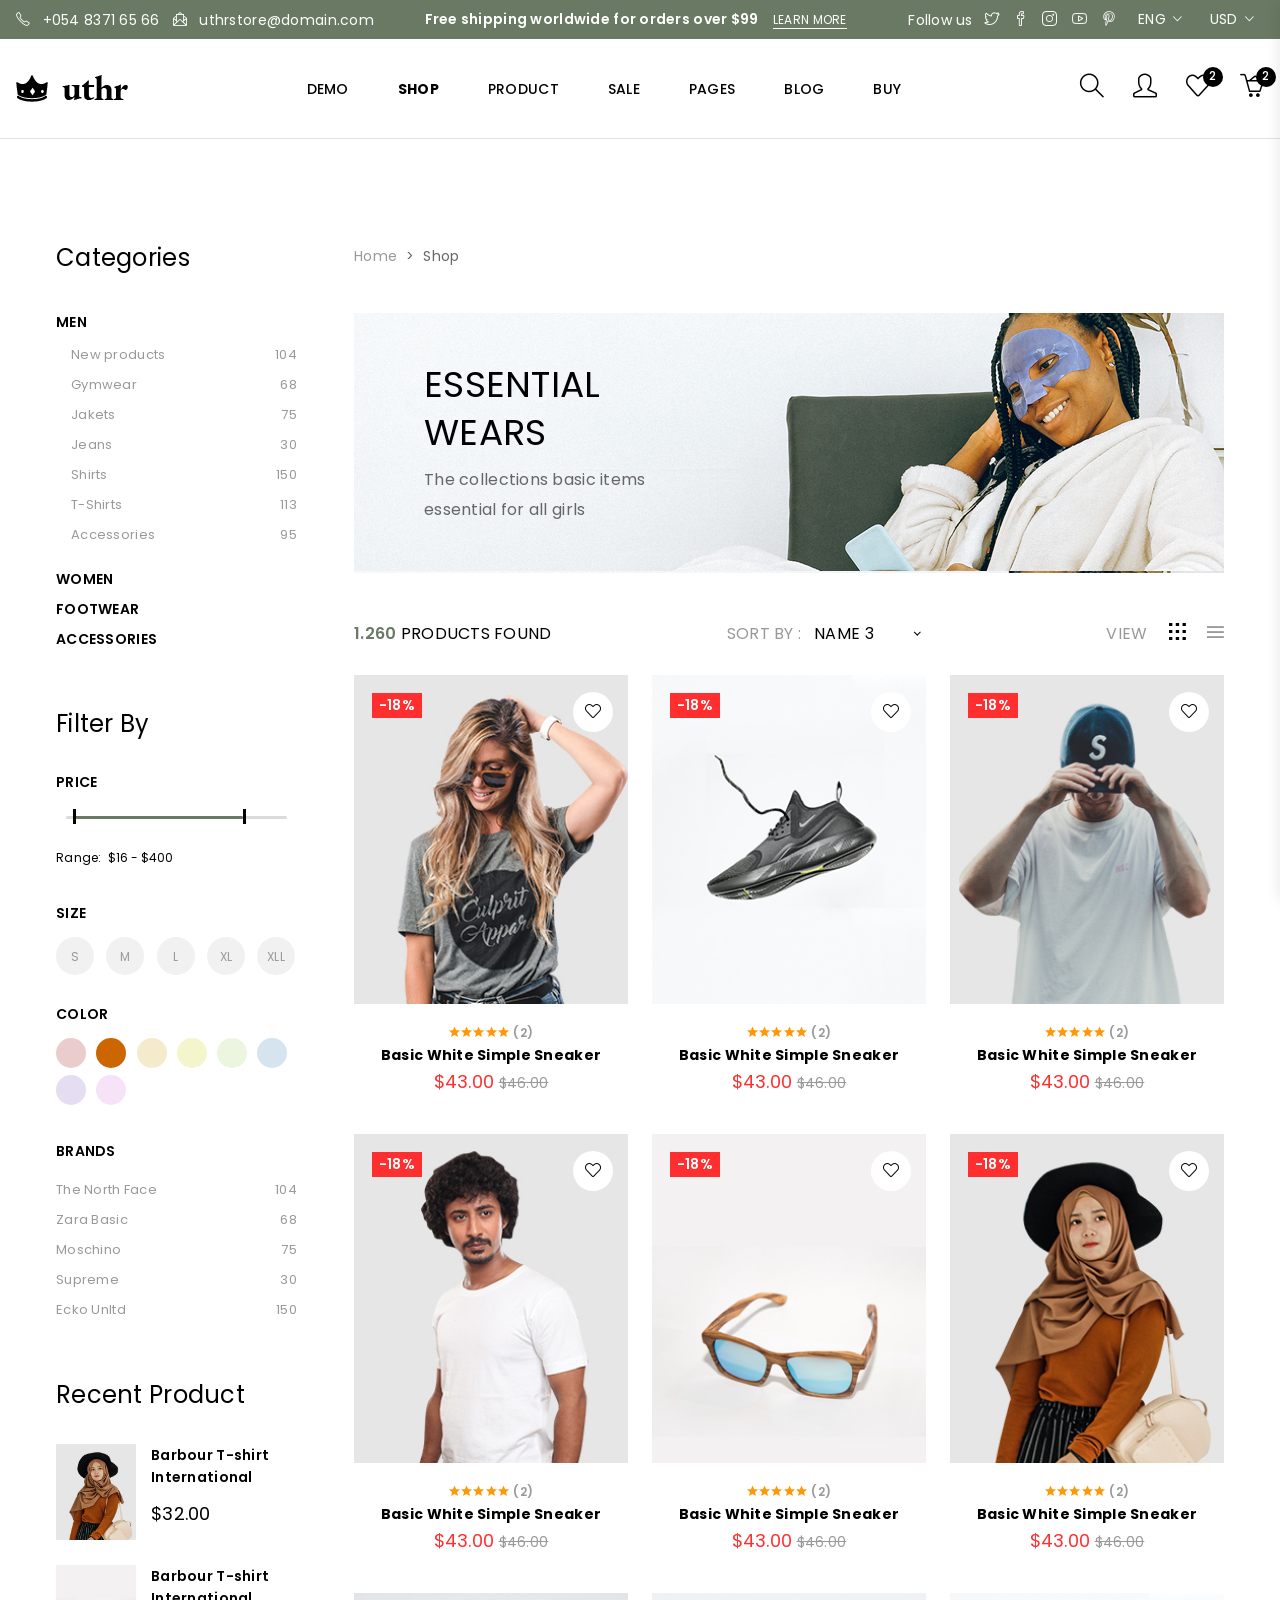
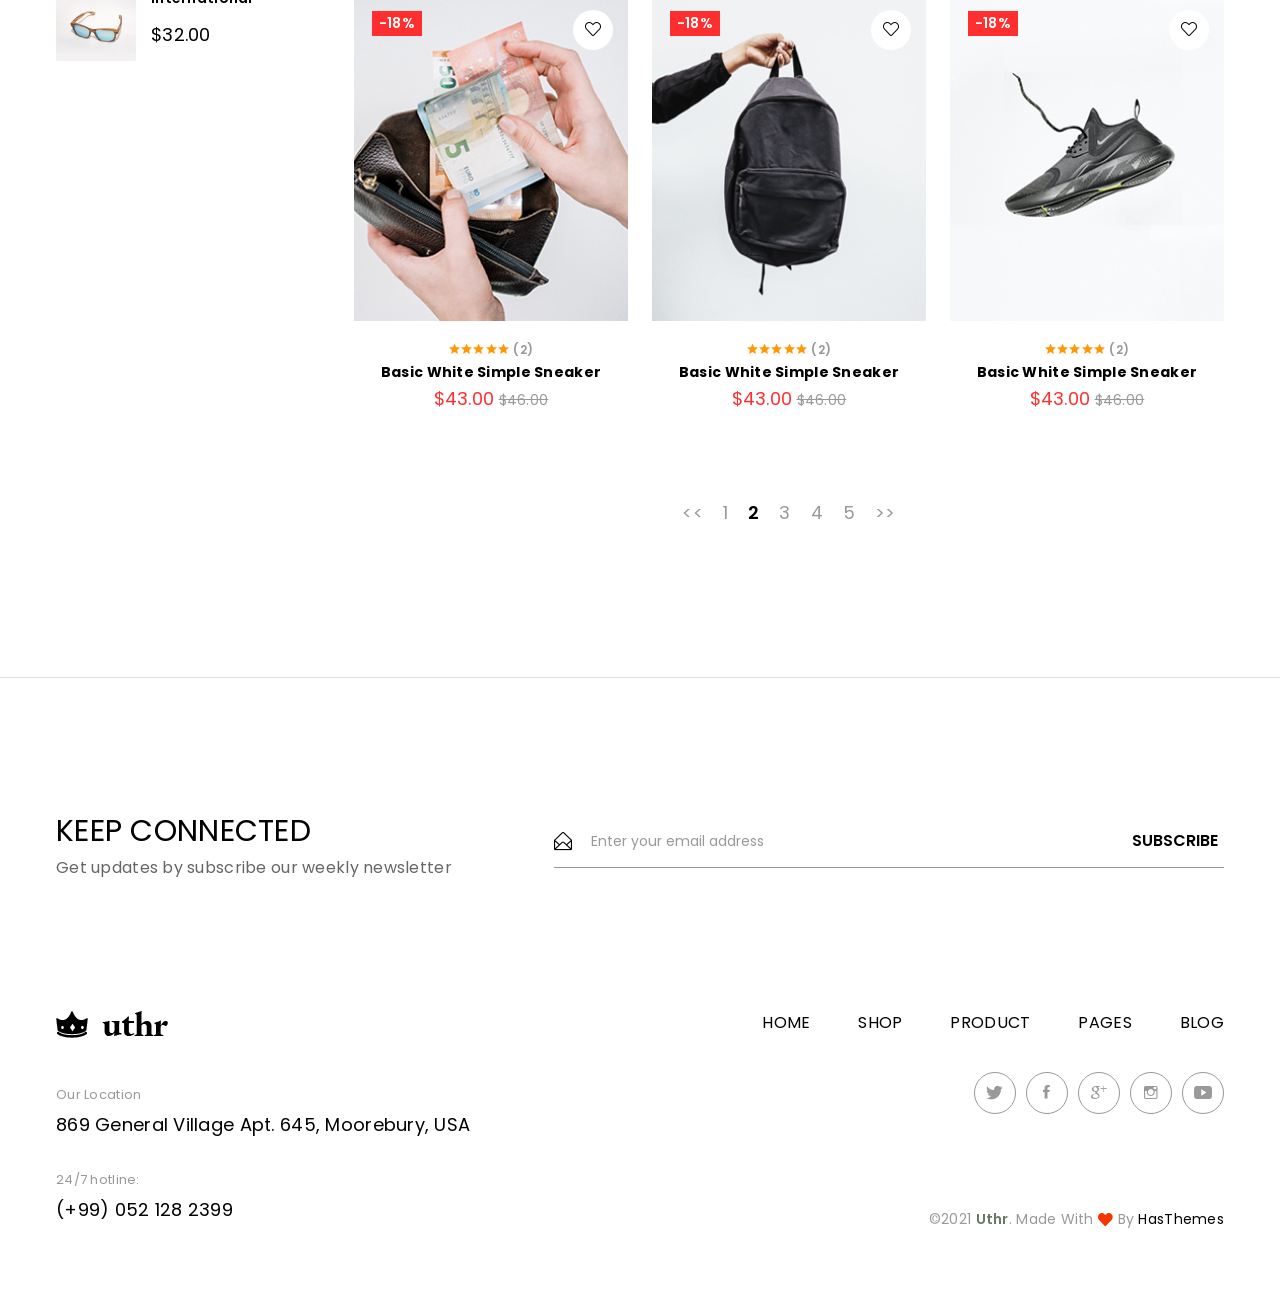
<file: OnlineShopBlazor - Right2Left/wwwroot/shop.html>
<!doctype html>
<html class="no-js" lang="en">

<head>
    <meta charset="utf-8">
    <meta http-equiv="x-ua-compatible" content="ie=edge">
    <title>Uthr – Shop Page </title>
    <meta name="description" content="Uthr Fashion eCommerce Bootstrap 5 Template is an innovative and modern e-commerce online store website template." />
    <meta name="viewport" content="width=device-width, initial-scale=1">
    <link rel="profile" href="https://gmpg.org/xfn/11">
    <link rel="canonical" href="Replace_with_your_PAGE_URL" />

    <!-- Open Graph (OG) meta tags are snippets of code that control how URLs are displayed when shared on social media  -->
    <!-- <meta property="og:locale" content="en_US" />
    <meta property="og:type" content="website" />
    <meta property="og:title" content="Uthr – Fashion eCommerce HTML Template" />
    <meta property="og:url" content="PAGE_URL" />
    <meta property="og:site_name" content="SITE_NAME" /> -->
    <!-- For the og:image content, replace the # with a link of an image -->
    <!-- <meta property="og:image" content="#" />
    <meta property="og:description"
        content="240+ Best Bootstrap Templates are available on this website. Find your template for your project compatible with the most popular HTML library in the world." /> -->

    <!-- Add site Favicon -->
    <link rel="icon" href="https://hasthemes.com/wp-content/uploads/2019/04/cropped-favicon-32x32.png" sizes="32x32" />
    <link rel="icon" href="https://hasthemes.com/wp-content/uploads/2019/04/cropped-favicon-192x192.png"
        sizes="192x192" />
    <link rel="apple-touch-icon" href="https://hasthemes.com/wp-content/uploads/2019/04/cropped-favicon-180x180.png" />
    <meta name="msapplication-TileImage"
        content="https://hasthemes.com/wp-content/uploads/2019/04/cropped-favicon-270x270.png" />

    <!-- CSS
    ========================= -->
    <link rel="stylesheet" href="assets/css/vendor/bootstrap.min.css">
    <link rel="stylesheet" href="assets/css/slick.css">
    <link rel="stylesheet" href="assets/css/simple-line-icons.css">
    <link rel="stylesheet" href="assets/css/ionicons.min.css">
    <link rel="stylesheet" href="assets/css/font.awesome.css">
    <link rel="stylesheet" href="assets/css/animate.css">
    <link rel="stylesheet" href="assets/css/nice-select.css">
    <link rel="stylesheet" href="assets/css/jquery-ui.min.css">
    <link rel="stylesheet" href="assets/css/magnific-popup.css">

    <!-- Main Style CSS -->
    <link rel="stylesheet" href="assets/css/style.css">

    <!--modernizr min js here-->
    <script src="assets/js/vendor/modernizr-3.7.1.min.js"></script>


    <!-- Structured Data  -->
    <script type="application/ld+json">
        {
        "@context": "http://schema.org",
        "@type": "WebSite",
        "name": "Replace_with_your_site_title",
        "url": "Replace_with_your_site_URL"
        }
    </script>
</head>

<body>

    <!--offcanvas menu area start-->
    <div class="body_overlay">

    </div>
    <div class="offcanvas_menu">
        <div class="container">
            <div class="row">
                <div class="col-12">
                    <div class="offcanvas_menu_wrapper">
                        <div class="canvas_close">
                            <a href="javascript:void(0)"><i class="ion-android-close"></i></a>
                        </div>
                        <div class="header_contact_info">
                            <ul class="d-flex">
                                <li class="text-white"> <i class="icons icon-phone"></i> <a href="tel:+05483716566">+054 8371 65 66</a></li>
                                <li class="text-white"> <i class="icon-envelope-letter icons"></i> <a href="#">uthrstore@domain.com</a></li>
                            </ul>
                        </div>
                        <div class="header_social d-flex">
                            <span>Follow us</span>
                            <ul class="d-flex">
                                <li><a href="#"><i class="icon-social-twitter icons"></i></a></li>
                                <li><a href="#"><i class="icon-social-facebook icons"></i></a></li>
                                <li><a href="#"><i class="icon-social-instagram icons"></i></a></li>
                                <li><a href="#"><i class="icon-social-youtube icons"></i></a></li>
                                <li><a href="#"><i class="icon-social-pinterest icons"></i></a></li>
                            </ul>
                        </div>
                        <div class="language_currency">
                            <ul class="d-flex">
                                <li class="language"><a href="#"> Eng <i class="icon-right ion-ios-arrow-down"></i></a>
                                    <ul class="dropdown_language">
                                        <li><a href="#">French</a></li>
                                        <li><a href="#">Spanish</a></li>
                                        <li><a href="#">Russian</a></li>
                                    </ul>
                                </li>
                                <li class="currency"><a href="#"> USd <i class="icon-right ion-ios-arrow-down"></i></a>
                                    <ul class="dropdown_currency">
                                        <li><a href="#">€ Euro</a></li>
                                        <li><a href="#">£ Pound Sterling</a></li>
                                        <li><a href="#">$ US Dollar</a></li>
                                    </ul>
                                </li>
                            </ul>
                        </div>
                        <div id="menu" class="text-left ">
                            <ul class="offcanvas_main_menu">
                                <li class="menu-item-has-children active">
                                    <a href="#">Home</a>
                                </li>
                                <li class="menu-item-has-children">
                                    <a href="shop.html">Shop</a>
                                </li>
                                <li class="menu-item-has-children">
                                    <a href="product-details.html"> Product Details</a>
                                </li>
                                <li><a href="#">sale</a></li>
                                <li class="menu-item-has-children">
                                    <a href="#">pages </a>
                                    <ul class="sub-menu">
                                        <li><a href="cart.html">cart</a></li>
                                        <li><a href="checkout.html">Checkout</a></li>
                                    </ul>
                                </li>
                                <li class="menu-item-has-children">
                                    <a href="#">blog</a>
                                    <ul class="sub-menu">
                                        <li><a href="blog.html">blog</a></li>
                                        <li><a href="blog-details.html">blog details</a></li>
                                    </ul>

                                </li>
                                <li><a href="#">buy</a></li>
                            </ul>
                        </div>
                    </div>
                </div>
            </div>
        </div>
    </div>
    <!--offcanvas menu area end-->
    <!--mini cart-->
    <div class="mini_cart">
        <div class="cart_gallery">
            <div class="cart_close">
                <div class="cart_text">
                    <h3>cart</h3>
                </div>
                <div class="mini_cart_close">
                    <a href="javascript:void(0)"><i class="icon-close icons"></i></a>
                </div>
            </div>
            <div class="cart_item">
               <div class="cart_img">
                   <a href="#"><img src="assets/img/product/product1.jpg" alt=""></a>
               </div>
                <div class="cart_info">
                    <a href="#">Primis In Faucibus</a>
                    <p>1 x <span> $65.00 </span></p>
                </div>
                <div class="cart_remove">
                    <a href="#"><i class="icon-close icons"></i></a>
                </div>
            </div>
            <div class="cart_item">
               <div class="cart_img">
                   <a href="#"><img src="assets/img/product/product2.jpg" alt=""></a>
               </div>
                <div class="cart_info">
                    <a href="#">Letraset Sheets</a>
                    <p>1 x <span> $60.00 </span></p>
                </div>
                <div class="cart_remove">
                    <a href="#"><i class="icon-close icons"></i></a>
                </div>
            </div>
        </div>
        <div class="mini_cart_table">
            <div class="cart_table_border">
                <div class="cart_total">
                    <span>Sub total:</span>
                    <span class="price">$125.00</span>
                </div>
                <div class="cart_total mt-10">
                    <span>total:</span>
                    <span class="price">$125.00</span>
                </div>
            </div>
        </div>
        <div class="mini_cart_footer">
           <div class="cart_button">
                <a href="cart.html"><i class="fa fa-shopping-cart"></i> View cart</a>
            </div>
            <div class="cart_button">
                <a href="checkout.html"><i class="fa fa-sign-in"></i> Checkout</a>
            </div>
        </div>
    </div>
    <!--mini cart end-->
    <!--header area start-->
    <header class="header_section border-bottom">
        <div class="header_top">
            <div class="container-fluid">
                <div class="row">
                    <div class="col-12">
                        <div class="header_top_inner d-flex justify-content-between align-items-center">
                            <div class="header_contact_info">
                                <ul class="d-flex">
                                    <li class="text-white"> <i class="icons icon-phone"></i> <a href="tel:+05483716566">+054 8371 65 66</a></li>
                                    <li class="text-white"> <i class="icon-envelope-letter icons"></i> <a href="#">uthrstore@domain.com</a></li>
                                </ul>
                            </div>
                            <div class="free_shipping_text">
                                <p class="text-white">Free shipping worldwide for orders over $99 <a href="#">Learn More</a></p>
                            </div>
                            <div class="header_top_sidebar d-flex align-items-center">
                                <div class="header_social d-flex">
                                    <span>Follow us</span>
                                    <ul class="d-flex">
                                        <li><a href="#"><i class="icon-social-twitter icons"></i></a></li>
                                        <li><a href="#"><i class="icon-social-facebook icons"></i></a></li>
                                        <li><a href="#"><i class="icon-social-instagram icons"></i></a></li>
                                        <li><a href="#"><i class="icon-social-youtube icons"></i></a></li>
                                        <li><a href="#"><i class="icon-social-pinterest icons"></i></a></li>
                                    </ul>
                                </div>
                                <div class="language_currency">
                                    <ul class="d-flex">
                                        <li class="language"><a href="#"> Eng <i class="icon-right ion-ios-arrow-down"></i></a>
                                            <ul class="dropdown_language">
                                                <li><a href="#">French</a></li>
                                                <li><a href="#">Spanish</a></li>
                                                <li><a href="#">Russian</a></li>
                                            </ul>
                                        </li>
                                        <li class="currency"><a href="#"> USd <i class="icon-right ion-ios-arrow-down"></i></a>
                                            <ul class="dropdown_currency">
                                                <li><a href="#">€ Euro</a></li>
                                                <li><a href="#">£ Pound Sterling</a></li>
                                                <li><a href="#">$ US Dollar</a></li>
                                            </ul>
                                        </li>
                                    </ul>
                                </div>
                            </div>
                        </div>
                    </div>
                </div>
            </div>
        </div>

        <div class="main_header">
            <div class="container-fluid">
                <div class="row">
                    <div class="col-12">
                        <div class="header_container d-flex justify-content-between align-items-center">
                            <div class="canvas_open">
                                <a href="javascript:void(0)"><i class="ion-navicon"></i></a>
                            </div>
                            <div class="header_logo">
                                <a class="sticky_none" href="index.html"><img src="assets/img/logo/logo.png" alt=""></a>
                            </div>
                            <!--main menu start-->
                            <div class="main_menu d-none d-lg-block">
                                <nav>
                                    <ul class="d-flex">
                                        <li><a href="index.html">demo</a> </li>
                                        <li><a class="active" href="shop.html">shop</a></li>
                                        <li><a href="product-details.html">product</a></li>
                                        <li><a href="#">sale</a></li>
                                        <li><a href="#">pages</a>
                                            <ul class="sub_menu">
                                                <li><a href="cart.html">Cart Pages</a></li>
                                                <li><a href="checkout.html">Checkout Pages</a></li>
                                            </ul>
                                        </li>
                                        <li><a href="blog.html">blog</a>
                                            <ul class="sub_menu">
                                                <li><a href="blog.html">Blog Pages</a></li>
                                                <li><a href="blog-details.html">Blog Details</a></li>
                                            </ul>
                                        </li>
                                        <li><a href="#">buy</a></li>
                                    </ul>
                                </nav>
                            </div>
                            <div class="header_account">
                                <ul class="d-flex">
                                    <li class="header_search"><a href="#"><i class="icon-magnifier icons"></i></a></li>
                                    <li class="account_link"><a href="#"><i class="icon-user icons"></i></a>
                                        <ul class="dropdown_account_link">
                                            <li><a href="#">My Account</a></li>
                                            <li><a href="#">Login</a></li>
                                            <li><a href="#">Contact</a></li>
                                        </ul>
                                    </li>
                                    <li><a href="#"><i class="icon-heart icons"></i></a> <span class="item_count">2</span></li>
                                    <li class="shopping_cart"><a href="#"><i class="icon-basket-loaded icons"></i></a> <span class="item_count">2</span></li>
                                </ul>
                            </div>
                        </div>
                    </div>
                </div>
            </div>
        </div>
        <!-- page search box -->
        <div class="page_search_box">
            <div class="search_close">
                <i class="ion-close-round"></i>
            </div>
            <form class="border-bottom" action="#">
                <input class="border-0" placeholder="Search products..." type="text">
                <button type="submit"><span class="icon-magnifier icons"></span></button>
            </form>
        </div>

    </header>
    <!--header area end-->

    <!--shop  area start-->
    <div class="shop_section shop_reverse">
        <div class="container">
            <div class="row">
                <div class="col-lg-3 col-md-12">
                   <!--sidebar widget start-->
                    <aside class="sidebar_widget">
                        <div class="widget_inner">
                            <div class="widget_list widget_categories">
                                <h2>Categories</h2>
                                <ul>
                                    <li class="widget_sub_categories"><a href="javascript:void(0)" data-toggle="collapse" data-target="#men">Men</a>
                                        <ul class="widget_dropdown_categories collapse show" id="men">
                                            <li><a href="#"> New products <span>104</span></a></li>
                                            <li><a href="#">Gymwear <span>68</span></a></li>
                                            <li><a href="#">Jakets <span>75</span></a></li>
                                            <li><a href="#">Jeans <span>30</span></a></li>
                                            <li><a href="#">Shirts <span>150</span></a></li>
                                            <li><a href="#">T-Shirts <span>113</span></a></li>
                                            <li><a href="#">Accessories <span>95</span></a></li>
                                        </ul>
                                    </li>
                                    <li class="widget_sub_categories"><a href="javascript:void(0)" data-toggle="collapse" data-target="#women">women</a>
                                        <ul class="widget_dropdown_categories collapse" id="women">
                                            <li><a href="#"> New products <span>104</span></a></li>
                                            <li><a href="#">Gymwear <span>68</span></a></li>
                                            <li><a href="#">Jakets <span>75</span></a></li>
                                            <li><a href="#">Jeans <span>30</span></a></li>
                                            <li><a href="#">Shirts <span>150</span></a></li>
                                            <li><a href="#">T-Shirts <span>113</span></a></li>
                                            <li><a href="#">Accessories <span>95</span></a></li>
                                        </ul>
                                    </li>
                                    <li class="widget_sub_categories"><a href="javascript:void(0)" data-toggle="collapse" data-target="#footwear">footwear</a>
                                        <ul class="widget_dropdown_categories collapse" id="footwear">
                                            <li><a href="#"> New products <span>104</span></a></li>
                                            <li><a href="#">Gymwear <span>68</span></a></li>
                                            <li><a href="#">Jakets <span>75</span></a></li>
                                            <li><a href="#">Jeans <span>30</span></a></li>
                                            <li><a href="#">Shirts <span>150</span></a></li>
                                            <li><a href="#">T-Shirts <span>113</span></a></li>
                                            <li><a href="#">Accessories <span>95</span></a></li>
                                        </ul>
                                    </li>
                                    <li class="widget_sub_categories"><a href="javascript:void(0)" data-toggle="collapse" data-target="#accessories">accessories</a>
                                        <ul class="widget_dropdown_categories collapse" id="accessories">
                                            <li><a href="#"> New products <span>104</span></a></li>
                                            <li><a href="#">Gymwear <span>68</span></a></li>
                                            <li><a href="#">Jakets <span>75</span></a></li>
                                            <li><a href="#">Jeans <span>30</span></a></li>
                                            <li><a href="#">Shirts <span>150</span></a></li>
                                            <li><a href="#">T-Shirts <span>113</span></a></li>
                                            <li><a href="#">Accessories <span>95</span></a></li>
                                        </ul>
                                    </li>
                                </ul>
                            </div>
                            <div class="widget_list widget_filter">
                                <h2>Filter By</h2>
                                 <div class="filter__list slider_range">
                                    <h3>price</h3>
                                    <form action="#">
                                        <div id="slider-range"></div>
                                        <span>Range:</span>
                                        <input type="text" name="text" id="amount" />

                                    </form>
                                 </div>

                                <div class="filter__list widget_size">
                                    <h3> size</h3>
                                    <ul>
                                        <li>
                                            <a href="javascript:void(0)">S </a>
                                        </li>
                                        <li>
                                            <a href="javascript:void(0)"> M</a>
                                        </li>
                                        <li>
                                            <a href="javascript:void(0)">L</a>
                                        </li>
                                        <li>
                                            <a href="javascript:void(0)"> XL</a>
                                        </li>
                                        <li>
                                            <a href="javascript:void(0)">XLL</a>
                                        </li>
                                    </ul>
                                </div>
                                <div class="filter__list widget_color">
                                    <h3>color</h3>
                                     <ul>
                                       <li>
                                            <input type="checkbox">
                                            <span class="checkmark color1"></span>
                                        </li>
                                        <li>
                                            <input type="checkbox">
                                            <span class="checkmark color2"></span>
                                        </li>
                                        <li>
                                            <input type="checkbox">
                                            <span class="checkmark color3"></span>
                                        </li>
                                        <li>
                                            <input type="checkbox">
                                            <span class="checkmark color4"></span>
                                        </li>
                                        <li>
                                            <input type="checkbox">
                                            <span class="checkmark color5"></span>
                                        </li>
                                        <li>
                                            <input type="checkbox">
                                            <span class="checkmark color6"></span>
                                        </li>
                                        <li>
                                            <input type="checkbox">
                                            <span class="checkmark color7"></span>
                                        </li>
                                        <li>
                                            <input type="checkbox">
                                            <span class="checkmark color8"></span>
                                        </li>
                                    </ul>
                                </div>
                                  <div class="filter__list widget_brands">
                                    <h3 data-toggle="collapse" data-target="#brands">brands</h3>
                                    <ul class="widget_dropdown_categories collapse show" id="brands">
                                        <li><a href="#"> The North Face <span>104</span></a></li>
                                        <li><a href="#">Zara Basic <span>68</span></a></li>
                                        <li><a href="#">Moschino <span>75</span></a></li>
                                        <li><a href="#">Supreme <span>30</span></a></li>
                                        <li><a href="#">Ecko Unltd <span>150</span></a></li>
                                    </ul>
                                </div>
                            </div>
                            <div class="widget_list">
                                <h2>Recent Product</h2>
                                <div class="recent_product">
                                    <div class="recent_product_list d-flex mb-25">
                                        <div class="recent_thumb">
                                            <a href="product-details.html"><img src="assets/img/product/product4.jpg" alt=""></a>
                                        </div>
                                        <div class="recent_content">
                                            <h4><a href="product-details.html">Barbour T-shirt <br> International</a></h4>
                                            <span>$32.00</span>
                                        </div>
                                    </div>
                                    <div class="recent_product_list d-flex">
                                        <div class="recent_thumb">
                                            <a href="product-details.html"><img src="assets/img/product/product6.jpg" alt=""></a>
                                        </div>
                                        <div class="recent_content">
                                            <h4><a href="product-details.html">Barbour T-shirt <br> International</a></h4>
                                            <span>$32.00</span>
                                        </div>
                                    </div>
                                </div>
                            </div>
                        </div>
                    </aside>
                    <!--sidebar widget end-->
                </div>
                <div class="col-lg-9 col-md-12">
                    <!--shop wrapper start-->

                    <!--breadcrumbs area start-->
                    <div class="breadcrumb_content">
                        <ul>
                            <li><a href="index.html">home</a></li>
                            <li>shop</li>
                        </ul>
                    </div>
                    <!--breadcrumbs area end-->

                    <div class="shop_banner d-flex align-items-center" data-bgimg="assets/img/bg/shop_bg.jpg">
                        <div class="shop_banner_text">
                            <h2>essential <br> wears</h2>
                            <p>The collections basic items <br> essential for all girls</p>
                        </div>
                    </div>
                    <!--shop toolbar start-->
                    <div class="shop_toolbar_wrapper d-flex justify-content-between align-items-center">
                        <div class="page_amount">
                            <p><span>1.260</span> Products Found</p>
                        </div>
                        <div class=" sorting_by d-flex align-items-center">
                            <span>SORT BY :</span>
                            <form class="select_option" action="#">
                                <select name="orderby" id="short">

                                    <option selected value="1">NAME       3</option>
                                    <option  value="2">NAME  4</option>
                                    <option value="3">NAME  5</option>
                                    <option value="4">NAME  6</option>
                                    <option value="5">NAME  7</option>
                                    <option value="6">NAME  8</option>
                                </select>
                            </form>
                        </div>
                        <div class="toolbar_btn_wrapper d-flex align-items-center">
                            <div class="view_btn">
                                <a class="view" href="#">VIEW</a>
                            </div>
                            <div class="shop_toolbar_btn">
                                <ul class="d-flex align-items-center">
                                    <li><a href="#" class="active btn-grid-3" data-role="grid_3" data-tippy="3"  data-tippy-inertia="true" data-tippy-delay="50" data-tippy-arrow="true" data-tippy-placement="top"><i class="ion-grid"></i></a></li>

                                    <li><a href="#" class="btn-list" data-role="grid_list" data-tippy="List" data-tippy-inertia="true" data-tippy-delay="50" data-tippy-arrow="true" data-tippy-placement="top"><i class="ion-navicon"></i></a></li>
                                </ul>
                            </div>
                        </div>
                    </div>
                     <!--shop toolbar end-->
                     <div class="row shop_wrapper">
                        <div class="col-lg-4 col-md-4 col-sm-6 col-6 ">
                            <div class="single_product">
                                 <div class="product_thumb">
                                    <a href="product-details.html" >
                                        <img class="primary_img" src="assets/img/product/product1.jpg" alt="consectetur">
                                    </a>
                                    <div class="product_action">
                                        <ul>
                                            <li class="wishlist"><a href="#" data-tippy="Wishlist" data-tippy-inertia="true" data-tippy-delay="50"
                                            data-tippy-arrow="true" data-tippy-placement="left"><i class="icon-heart icons"></i></a></li>

                                            <li class="quick_view"><a data-toggle="modal" data-target="#modal_box" data-tippy="Quick View" href="#" data-tippy-inertia="true" data-tippy-delay="50" data-tippy-arrow="true" data-tippy-placement="left"><i class="icon-size-fullscreen icons"></i></a></li>
                                            <li class="compare"><a data-tippy="Compare" href="#" data-tippy-inertia="true" data-tippy-delay="50"
                                            data-tippy-arrow="true" data-tippy-placement="left"><i class="icon-refresh icons"></i></a></li>
                                        </ul>
                                    </div>
                                    <div class="product_label">
                                        <span>-18%</span>
                                    </div>
                                </div>
                                <div class="product_content grid_content text-center">
                                    <div class="product_ratting">
                                        <ul class="d-flex justify-content-center">
                                            <li><a href="#"><i class="ion-android-star"></i></a></li>
                                            <li><a href="#"><i class="ion-android-star"></i></a></li>
                                            <li><a href="#"><i class="ion-android-star"></i></a></li>
                                            <li><a href="#"><i class="ion-android-star"></i></a></li>
                                            <li><a href="#"><i class="ion-android-star"></i></a></li>
                                            <li><span>(2)</span></li>
                                        </ul>
                                    </div>
                                    <h4 class="product_name"><a href="product-details.html">Basic White Simple Sneaker</a></h4>
                                    <div class="price_box">
                                        <span class="current_price">$43.00</span>
                                        <span class="old_price">$46.00</span>
                                    </div>
                                    <div class="add_to_cart">
                                        <a class="btn btn-primary" href="#" data-tippy="Add To Cart"  data-tippy-inertia="true" data-tippy-delay="50" data-tippy-arrow="true" data-tippy-placement="top">Add To Cart</a>
                                    </div>
                                </div>
                                <div class="product_list_content">
                                    <h4 class="product_name"><a href="product-details.html">Basic White Simple Sneaker</a></h4>
                                    <p><a href="#">shows</a></p>
                                    <div class="price_box">
                                        <span class="current_price">$43.00</span>
                                        <span class="old_price">$46.00</span>
                                    </div>
                                    <div class="product_desc">
                                        <p>Nunc facilisis sagittis ullamcorper. Proin lectus ipsum, gravida et mattis vulputate, tristique ut lectus. Sed et lorem nunc. Vestibulum ante ipsum primis in faucibus orci luctus et ultrices posuere cubilia Curae; Aenean eleifend laoreet congue. Viva..</p>
                                    </div>
                                    <div class="add_to_cart">
                                        <a class="btn btn-primary" href="#" data-tippy="Add To Cart"  data-tippy-inertia="true" data-tippy-delay="50" data-tippy-arrow="true" data-tippy-placement="top">Add To Cart</a>

                                    </div>
                                </div>
                            </div>
                        </div>
                        <div class="col-lg-4 col-md-4 col-sm-6 col-6 ">
                            <div class="single_product">
                                 <div class="product_thumb">
                                    <a href="product-details.html" >
                                        <img class="primary_img" src="assets/img/product/product5.jpg" alt="consectetur">
                                    </a>
                                    <div class="product_action">
                                        <ul>
                                            <li class="wishlist"><a href="#" data-tippy="Wishlist" data-tippy-inertia="true" data-tippy-delay="50"
                                            data-tippy-arrow="true" data-tippy-placement="left"><i class="icon-heart icons"></i></a></li>

                                            <li class="quick_view"><a data-toggle="modal" data-target="#modal_box" data-tippy="Quick View" href="#" data-tippy-inertia="true" data-tippy-delay="50" data-tippy-arrow="true" data-tippy-placement="left"><i class="icon-size-fullscreen icons"></i></a></li>
                                            <li class="compare"><a data-tippy="Compare" href="#" data-tippy-inertia="true" data-tippy-delay="50"
                                            data-tippy-arrow="true" data-tippy-placement="left"><i class="icon-refresh icons"></i></a></li>
                                        </ul>
                                    </div>
                                    <div class="product_label">
                                        <span>-18%</span>
                                    </div>
                                </div>
                                <div class="product_content grid_content text-center">
                                    <div class="product_ratting">
                                        <ul class="d-flex justify-content-center">
                                            <li><a href="#"><i class="ion-android-star"></i></a></li>
                                            <li><a href="#"><i class="ion-android-star"></i></a></li>
                                            <li><a href="#"><i class="ion-android-star"></i></a></li>
                                            <li><a href="#"><i class="ion-android-star"></i></a></li>
                                            <li><a href="#"><i class="ion-android-star"></i></a></li>
                                            <li><span>(2)</span></li>
                                        </ul>
                                    </div>
                                    <h4 class="product_name"><a href="product-details.html">Basic White Simple Sneaker</a></h4>
                                    <div class="price_box">
                                        <span class="current_price">$43.00</span>
                                        <span class="old_price">$46.00</span>
                                    </div>
                                    <div class="add_to_cart">
                                        <a class="btn btn-primary" href="#" data-tippy="Add To Cart"  data-tippy-inertia="true" data-tippy-delay="50" data-tippy-arrow="true" data-tippy-placement="top">Add To Cart</a>
                                    </div>
                                </div>
                                <div class="product_list_content">
                                    <h4 class="product_name"><a href="product-details.html">Basic White Simple Sneaker</a></h4>
                                    <p><a href="#">shows</a></p>
                                    <div class="price_box">
                                        <span class="current_price">$43.00</span>
                                        <span class="old_price">$46.00</span>
                                    </div>
                                    <div class="product_desc">
                                        <p>Nunc facilisis sagittis ullamcorper. Proin lectus ipsum, gravida et mattis vulputate, tristique ut lectus. Sed et lorem nunc. Vestibulum ante ipsum primis in faucibus orci luctus et ultrices posuere cubilia Curae; Aenean eleifend laoreet congue. Viva..</p>
                                    </div>
                                    <div class="add_to_cart">
                                        <a class="btn btn-primary" href="#" data-tippy="Add To Cart"  data-tippy-inertia="true" data-tippy-delay="50" data-tippy-arrow="true" data-tippy-placement="top">Add To Cart</a>

                                    </div>
                                </div>
                            </div>
                        </div>
                        <div class="col-lg-4 col-md-4 col-sm-6 col-6 ">
                            <div class="single_product">
                                 <div class="product_thumb">
                                    <a href="product-details.html" >
                                        <img class="primary_img" src="assets/img/product/product2.jpg" alt="consectetur">
                                    </a>
                                    <div class="product_action">
                                        <ul>
                                            <li class="wishlist"><a href="#" data-tippy="Wishlist" data-tippy-inertia="true" data-tippy-delay="50"
                                            data-tippy-arrow="true" data-tippy-placement="left"><i class="icon-heart icons"></i></a></li>

                                            <li class="quick_view"><a data-toggle="modal" data-target="#modal_box" data-tippy="Quick View" href="#" data-tippy-inertia="true" data-tippy-delay="50" data-tippy-arrow="true" data-tippy-placement="left"><i class="icon-size-fullscreen icons"></i></a></li>
                                            <li class="compare"><a data-tippy="Compare" href="#" data-tippy-inertia="true" data-tippy-delay="50"
                                            data-tippy-arrow="true" data-tippy-placement="left"><i class="icon-refresh icons"></i></a></li>
                                        </ul>
                                    </div>
                                    <div class="product_label">
                                        <span>-18%</span>
                                    </div>
                                </div>
                                <div class="product_content grid_content text-center">
                                    <div class="product_ratting">
                                        <ul class="d-flex justify-content-center">
                                            <li><a href="#"><i class="ion-android-star"></i></a></li>
                                            <li><a href="#"><i class="ion-android-star"></i></a></li>
                                            <li><a href="#"><i class="ion-android-star"></i></a></li>
                                            <li><a href="#"><i class="ion-android-star"></i></a></li>
                                            <li><a href="#"><i class="ion-android-star"></i></a></li>
                                            <li><span>(2)</span></li>
                                        </ul>
                                    </div>
                                    <h4 class="product_name"><a href="product-details.html">Basic White Simple Sneaker</a></h4>
                                    <div class="price_box">
                                        <span class="current_price">$43.00</span>
                                        <span class="old_price">$46.00</span>
                                    </div>
                                    <div class="add_to_cart">
                                        <a class="btn btn-primary" href="#" data-tippy="Add To Cart"  data-tippy-inertia="true" data-tippy-delay="50" data-tippy-arrow="true" data-tippy-placement="top">Add To Cart</a>
                                    </div>
                                </div>
                                <div class="product_list_content">
                                    <h4 class="product_name"><a href="product-details.html">Basic White Simple Sneaker</a></h4>
                                    <p><a href="#">shows</a></p>
                                    <div class="price_box">
                                        <span class="current_price">$43.00</span>
                                        <span class="old_price">$46.00</span>
                                    </div>
                                    <div class="product_desc">
                                        <p>Nunc facilisis sagittis ullamcorper. Proin lectus ipsum, gravida et mattis vulputate, tristique ut lectus. Sed et lorem nunc. Vestibulum ante ipsum primis in faucibus orci luctus et ultrices posuere cubilia Curae; Aenean eleifend laoreet congue. Viva..</p>
                                    </div>
                                    <div class="add_to_cart">
                                        <a class="btn btn-primary" href="#" data-tippy="Add To Cart"  data-tippy-inertia="true" data-tippy-delay="50" data-tippy-arrow="true" data-tippy-placement="top">Add To Cart</a>

                                    </div>
                                </div>
                            </div>
                        </div>
                        <div class="col-lg-4 col-md-4 col-sm-6 col-6 ">
                            <div class="single_product">
                                 <div class="product_thumb">
                                    <a href="product-details.html" >
                                        <img class="primary_img" src="assets/img/product/product3.jpg" alt="consectetur">
                                    </a>
                                    <div class="product_action">
                                        <ul>
                                            <li class="wishlist"><a href="#" data-tippy="Wishlist" data-tippy-inertia="true" data-tippy-delay="50"
                                            data-tippy-arrow="true" data-tippy-placement="left"><i class="icon-heart icons"></i></a></li>

                                            <li class="quick_view"><a data-toggle="modal" data-target="#modal_box" data-tippy="Quick View" href="#" data-tippy-inertia="true" data-tippy-delay="50" data-tippy-arrow="true" data-tippy-placement="left"><i class="icon-size-fullscreen icons"></i></a></li>
                                            <li class="compare"><a data-tippy="Compare" href="#" data-tippy-inertia="true" data-tippy-delay="50"
                                            data-tippy-arrow="true" data-tippy-placement="left"><i class="icon-refresh icons"></i></a></li>
                                        </ul>
                                    </div>
                                    <div class="product_label">
                                        <span>-18%</span>
                                    </div>
                                </div>
                                <div class="product_content grid_content text-center">
                                    <div class="product_ratting">
                                        <ul class="d-flex justify-content-center">
                                            <li><a href="#"><i class="ion-android-star"></i></a></li>
                                            <li><a href="#"><i class="ion-android-star"></i></a></li>
                                            <li><a href="#"><i class="ion-android-star"></i></a></li>
                                            <li><a href="#"><i class="ion-android-star"></i></a></li>
                                            <li><a href="#"><i class="ion-android-star"></i></a></li>
                                            <li><span>(2)</span></li>
                                        </ul>
                                    </div>
                                    <h4 class="product_name"><a href="product-details.html">Basic White Simple Sneaker</a></h4>
                                    <div class="price_box">
                                        <span class="current_price">$43.00</span>
                                        <span class="old_price">$46.00</span>
                                    </div>
                                    <div class="add_to_cart">
                                        <a class="btn btn-primary" href="#" data-tippy="Add To Cart"  data-tippy-inertia="true" data-tippy-delay="50" data-tippy-arrow="true" data-tippy-placement="top">Add To Cart</a>
                                    </div>
                                </div>
                                <div class="product_list_content">
                                    <h4 class="product_name"><a href="product-details.html">Basic White Simple Sneaker</a></h4>
                                    <p><a href="#">shows</a></p>
                                    <div class="price_box">
                                        <span class="current_price">$43.00</span>
                                        <span class="old_price">$46.00</span>
                                    </div>
                                    <div class="product_desc">
                                        <p>Nunc facilisis sagittis ullamcorper. Proin lectus ipsum, gravida et mattis vulputate, tristique ut lectus. Sed et lorem nunc. Vestibulum ante ipsum primis in faucibus orci luctus et ultrices posuere cubilia Curae; Aenean eleifend laoreet congue. Viva..</p>
                                    </div>
                                    <div class="add_to_cart">
                                        <a class="btn btn-primary" href="#" data-tippy="Add To Cart"  data-tippy-inertia="true" data-tippy-delay="50" data-tippy-arrow="true" data-tippy-placement="top">Add To Cart</a>

                                    </div>
                                </div>
                            </div>
                        </div>
                        <div class="col-lg-4 col-md-4 col-sm-6 col-6 ">
                            <div class="single_product">
                                 <div class="product_thumb">
                                    <a href="product-details.html" >
                                        <img class="primary_img" src="assets/img/product/product6.jpg" alt="consectetur">
                                    </a>
                                    <div class="product_action">
                                        <ul>
                                            <li class="wishlist"><a href="#" data-tippy="Wishlist" data-tippy-inertia="true" data-tippy-delay="50"
                                            data-tippy-arrow="true" data-tippy-placement="left"><i class="icon-heart icons"></i></a></li>

                                            <li class="quick_view"><a data-toggle="modal" data-target="#modal_box" data-tippy="Quick View" href="#" data-tippy-inertia="true" data-tippy-delay="50" data-tippy-arrow="true" data-tippy-placement="left"><i class="icon-size-fullscreen icons"></i></a></li>
                                            <li class="compare"><a data-tippy="Compare" href="#" data-tippy-inertia="true" data-tippy-delay="50"
                                            data-tippy-arrow="true" data-tippy-placement="left"><i class="icon-refresh icons"></i></a></li>
                                        </ul>
                                    </div>
                                    <div class="product_label">
                                        <span>-18%</span>
                                    </div>
                                </div>
                                <div class="product_content grid_content text-center">
                                    <div class="product_ratting">
                                        <ul class="d-flex justify-content-center">
                                            <li><a href="#"><i class="ion-android-star"></i></a></li>
                                            <li><a href="#"><i class="ion-android-star"></i></a></li>
                                            <li><a href="#"><i class="ion-android-star"></i></a></li>
                                            <li><a href="#"><i class="ion-android-star"></i></a></li>
                                            <li><a href="#"><i class="ion-android-star"></i></a></li>
                                            <li><span>(2)</span></li>
                                        </ul>
                                    </div>
                                    <h4 class="product_name"><a href="product-details.html">Basic White Simple Sneaker</a></h4>
                                    <div class="price_box">
                                        <span class="current_price">$43.00</span>
                                        <span class="old_price">$46.00</span>
                                    </div>
                                    <div class="add_to_cart">
                                        <a class="btn btn-primary" href="#" data-tippy="Add To Cart"  data-tippy-inertia="true" data-tippy-delay="50" data-tippy-arrow="true" data-tippy-placement="top">Add To Cart</a>
                                    </div>
                                </div>
                                <div class="product_list_content">
                                    <h4 class="product_name"><a href="product-details.html">Basic White Simple Sneaker</a></h4>
                                    <p><a href="#">shows</a></p>
                                    <div class="price_box">
                                        <span class="current_price">$43.00</span>
                                        <span class="old_price">$46.00</span>
                                    </div>
                                    <div class="product_desc">
                                        <p>Nunc facilisis sagittis ullamcorper. Proin lectus ipsum, gravida et mattis vulputate, tristique ut lectus. Sed et lorem nunc. Vestibulum ante ipsum primis in faucibus orci luctus et ultrices posuere cubilia Curae; Aenean eleifend laoreet congue. Viva..</p>
                                    </div>
                                    <div class="add_to_cart">
                                        <a class="btn btn-primary" href="#" data-tippy="Add To Cart"  data-tippy-inertia="true" data-tippy-delay="50" data-tippy-arrow="true" data-tippy-placement="top">Add To Cart</a>

                                    </div>
                                </div>
                            </div>
                        </div>
                        <div class="col-lg-4 col-md-4 col-sm-6 col-6 ">
                            <div class="single_product">
                                 <div class="product_thumb">
                                    <a href="product-details.html" >
                                        <img class="primary_img" src="assets/img/product/product4.jpg" alt="consectetur">
                                    </a>
                                    <div class="product_action">
                                        <ul>
                                            <li class="wishlist"><a href="#" data-tippy="Wishlist" data-tippy-inertia="true" data-tippy-delay="50"
                                            data-tippy-arrow="true" data-tippy-placement="left"><i class="icon-heart icons"></i></a></li>

                                            <li class="quick_view"><a data-toggle="modal" data-target="#modal_box" data-tippy="Quick View" href="#" data-tippy-inertia="true" data-tippy-delay="50" data-tippy-arrow="true" data-tippy-placement="left"><i class="icon-size-fullscreen icons"></i></a></li>
                                            <li class="compare"><a data-tippy="Compare" href="#" data-tippy-inertia="true" data-tippy-delay="50"
                                            data-tippy-arrow="true" data-tippy-placement="left"><i class="icon-refresh icons"></i></a></li>
                                        </ul>
                                    </div>
                                    <div class="product_label">
                                        <span>-18%</span>
                                    </div>
                                </div>
                                <div class="product_content grid_content text-center">
                                    <div class="product_ratting">
                                        <ul class="d-flex justify-content-center">
                                            <li><a href="#"><i class="ion-android-star"></i></a></li>
                                            <li><a href="#"><i class="ion-android-star"></i></a></li>
                                            <li><a href="#"><i class="ion-android-star"></i></a></li>
                                            <li><a href="#"><i class="ion-android-star"></i></a></li>
                                            <li><a href="#"><i class="ion-android-star"></i></a></li>
                                            <li><span>(2)</span></li>
                                        </ul>
                                    </div>
                                    <h4 class="product_name"><a href="product-details.html">Basic White Simple Sneaker</a></h4>
                                    <div class="price_box">
                                        <span class="current_price">$43.00</span>
                                        <span class="old_price">$46.00</span>
                                    </div>
                                    <div class="add_to_cart">
                                        <a class="btn btn-primary" href="#" data-tippy="Add To Cart"  data-tippy-inertia="true" data-tippy-delay="50" data-tippy-arrow="true" data-tippy-placement="top">Add To Cart</a>
                                    </div>
                                </div>
                                <div class="product_list_content">
                                    <h4 class="product_name"><a href="product-details.html">Basic White Simple Sneaker</a></h4>
                                    <p><a href="#">shows</a></p>
                                    <div class="price_box">
                                        <span class="current_price">$43.00</span>
                                        <span class="old_price">$46.00</span>
                                    </div>
                                    <div class="product_desc">
                                        <p>Nunc facilisis sagittis ullamcorper. Proin lectus ipsum, gravida et mattis vulputate, tristique ut lectus. Sed et lorem nunc. Vestibulum ante ipsum primis in faucibus orci luctus et ultrices posuere cubilia Curae; Aenean eleifend laoreet congue. Viva..</p>
                                    </div>
                                    <div class="add_to_cart">
                                        <a class="btn btn-primary" href="#" data-tippy="Add To Cart"  data-tippy-inertia="true" data-tippy-delay="50" data-tippy-arrow="true" data-tippy-placement="top">Add To Cart</a>

                                    </div>
                                </div>
                            </div>
                        </div>
                        <div class="col-lg-4 col-md-4 col-sm-6 col-6 ">
                            <div class="single_product">
                                 <div class="product_thumb">
                                    <a href="product-details.html" >
                                        <img class="primary_img" src="assets/img/product/product7.jpg" alt="consectetur">
                                    </a>
                                    <div class="product_action">
                                        <ul>
                                            <li class="wishlist"><a href="#" data-tippy="Wishlist" data-tippy-inertia="true" data-tippy-delay="50"
                                            data-tippy-arrow="true" data-tippy-placement="left"><i class="icon-heart icons"></i></a></li>

                                            <li class="quick_view"><a data-toggle="modal" data-target="#modal_box" data-tippy="Quick View" href="#" data-tippy-inertia="true" data-tippy-delay="50" data-tippy-arrow="true" data-tippy-placement="left"><i class="icon-size-fullscreen icons"></i></a></li>
                                            <li class="compare"><a data-tippy="Compare" href="#" data-tippy-inertia="true" data-tippy-delay="50"
                                            data-tippy-arrow="true" data-tippy-placement="left"><i class="icon-refresh icons"></i></a></li>
                                        </ul>
                                    </div>
                                    <div class="product_label">
                                        <span>-18%</span>
                                    </div>
                                </div>
                                <div class="product_content grid_content text-center">
                                    <div class="product_ratting">
                                        <ul class="d-flex justify-content-center">
                                            <li><a href="#"><i class="ion-android-star"></i></a></li>
                                            <li><a href="#"><i class="ion-android-star"></i></a></li>
                                            <li><a href="#"><i class="ion-android-star"></i></a></li>
                                            <li><a href="#"><i class="ion-android-star"></i></a></li>
                                            <li><a href="#"><i class="ion-android-star"></i></a></li>
                                            <li><span>(2)</span></li>
                                        </ul>
                                    </div>
                                    <h4 class="product_name"><a href="product-details.html">Basic White Simple Sneaker</a></h4>
                                    <div class="price_box">
                                        <span class="current_price">$43.00</span>
                                        <span class="old_price">$46.00</span>
                                    </div>
                                    <div class="add_to_cart">
                                        <a class="btn btn-primary" href="#" data-tippy="Add To Cart"  data-tippy-inertia="true" data-tippy-delay="50" data-tippy-arrow="true" data-tippy-placement="top">Add To Cart</a>
                                    </div>
                                </div>
                                <div class="product_list_content">
                                    <h4 class="product_name"><a href="product-details.html">Basic White Simple Sneaker</a></h4>
                                    <p><a href="#">shows</a></p>
                                    <div class="price_box">
                                        <span class="current_price">$43.00</span>
                                        <span class="old_price">$46.00</span>
                                    </div>
                                    <div class="product_desc">
                                        <p>Nunc facilisis sagittis ullamcorper. Proin lectus ipsum, gravida et mattis vulputate, tristique ut lectus. Sed et lorem nunc. Vestibulum ante ipsum primis in faucibus orci luctus et ultrices posuere cubilia Curae; Aenean eleifend laoreet congue. Viva..</p>
                                    </div>
                                    <div class="add_to_cart">
                                        <a class="btn btn-primary" href="#" data-tippy="Add To Cart"  data-tippy-inertia="true" data-tippy-delay="50" data-tippy-arrow="true" data-tippy-placement="top">Add To Cart</a>

                                    </div>
                                </div>
                            </div>
                        </div>
                        <div class="col-lg-4 col-md-4 col-sm-6 col-6 ">
                            <div class="single_product">
                                 <div class="product_thumb">
                                    <a href="product-details.html" >
                                        <img class="primary_img" src="assets/img/product/product8.jpg" alt="consectetur">
                                    </a>
                                    <div class="product_action">
                                        <ul>
                                            <li class="wishlist"><a href="#" data-tippy="Wishlist" data-tippy-inertia="true" data-tippy-delay="50"
                                            data-tippy-arrow="true" data-tippy-placement="left"><i class="icon-heart icons"></i></a></li>

                                            <li class="quick_view"><a data-toggle="modal" data-target="#modal_box" data-tippy="Quick View" href="#" data-tippy-inertia="true" data-tippy-delay="50" data-tippy-arrow="true" data-tippy-placement="left"><i class="icon-size-fullscreen icons"></i></a></li>
                                            <li class="compare"><a data-tippy="Compare" href="#" data-tippy-inertia="true" data-tippy-delay="50"
                                            data-tippy-arrow="true" data-tippy-placement="left"><i class="icon-refresh icons"></i></a></li>
                                        </ul>
                                    </div>
                                    <div class="product_label">
                                        <span>-18%</span>
                                    </div>
                                </div>
                                <div class="product_content grid_content text-center">
                                    <div class="product_ratting">
                                        <ul class="d-flex justify-content-center">
                                            <li><a href="#"><i class="ion-android-star"></i></a></li>
                                            <li><a href="#"><i class="ion-android-star"></i></a></li>
                                            <li><a href="#"><i class="ion-android-star"></i></a></li>
                                            <li><a href="#"><i class="ion-android-star"></i></a></li>
                                            <li><a href="#"><i class="ion-android-star"></i></a></li>
                                            <li><span>(2)</span></li>
                                        </ul>
                                    </div>
                                    <h4 class="product_name"><a href="product-details.html">Basic White Simple Sneaker</a></h4>
                                    <div class="price_box">
                                        <span class="current_price">$43.00</span>
                                        <span class="old_price">$46.00</span>
                                    </div>
                                    <div class="add_to_cart">
                                        <a class="btn btn-primary" href="#" data-tippy="Add To Cart"  data-tippy-inertia="true" data-tippy-delay="50" data-tippy-arrow="true" data-tippy-placement="top">Add To Cart</a>
                                    </div>
                                </div>
                                <div class="product_list_content">
                                    <h4 class="product_name"><a href="product-details.html">Basic White Simple Sneaker</a></h4>
                                    <p><a href="#">shows</a></p>
                                    <div class="price_box">
                                        <span class="current_price">$43.00</span>
                                        <span class="old_price">$46.00</span>
                                    </div>
                                    <div class="product_desc">
                                        <p>Nunc facilisis sagittis ullamcorper. Proin lectus ipsum, gravida et mattis vulputate, tristique ut lectus. Sed et lorem nunc. Vestibulum ante ipsum primis in faucibus orci luctus et ultrices posuere cubilia Curae; Aenean eleifend laoreet congue. Viva..</p>
                                    </div>
                                    <div class="add_to_cart">
                                        <a class="btn btn-primary" href="#" data-tippy="Add To Cart"  data-tippy-inertia="true" data-tippy-delay="50" data-tippy-arrow="true" data-tippy-placement="top">Add To Cart</a>

                                    </div>
                                </div>
                            </div>
                        </div>
                        <div class="col-lg-4 col-md-4 col-sm-6 col-6 ">
                            <div class="single_product">
                                 <div class="product_thumb">
                                    <a href="product-details.html" >
                                        <img class="primary_img" src="assets/img/product/product5.jpg" alt="consectetur">
                                    </a>
                                    <div class="product_action">
                                        <ul>
                                            <li class="wishlist"><a href="#" data-tippy="Wishlist" data-tippy-inertia="true" data-tippy-delay="50"
                                            data-tippy-arrow="true" data-tippy-placement="left"><i class="icon-heart icons"></i></a></li>

                                            <li class="quick_view"><a data-toggle="modal" data-target="#modal_box" data-tippy="Quick View" href="#" data-tippy-inertia="true" data-tippy-delay="50" data-tippy-arrow="true" data-tippy-placement="left"><i class="icon-size-fullscreen icons"></i></a></li>
                                            <li class="compare"><a data-tippy="Compare" href="#" data-tippy-inertia="true" data-tippy-delay="50"
                                            data-tippy-arrow="true" data-tippy-placement="left"><i class="icon-refresh icons"></i></a></li>
                                        </ul>
                                    </div>
                                    <div class="product_label">
                                        <span>-18%</span>
                                    </div>
                                </div>
                                <div class="product_content grid_content text-center">
                                    <div class="product_ratting">
                                        <ul class="d-flex justify-content-center">
                                            <li><a href="#"><i class="ion-android-star"></i></a></li>
                                            <li><a href="#"><i class="ion-android-star"></i></a></li>
                                            <li><a href="#"><i class="ion-android-star"></i></a></li>
                                            <li><a href="#"><i class="ion-android-star"></i></a></li>
                                            <li><a href="#"><i class="ion-android-star"></i></a></li>
                                            <li><span>(2)</span></li>
                                        </ul>
                                    </div>
                                    <h4 class="product_name"><a href="product-details.html">Basic White Simple Sneaker</a></h4>
                                    <div class="price_box">
                                        <span class="current_price">$43.00</span>
                                        <span class="old_price">$46.00</span>
                                    </div>
                                    <div class="add_to_cart">
                                        <a class="btn btn-primary" href="#" data-tippy="Add To Cart"  data-tippy-inertia="true" data-tippy-delay="50" data-tippy-arrow="true" data-tippy-placement="top">Add To Cart</a>
                                    </div>
                                </div>
                                <div class="product_list_content">
                                    <h4 class="product_name"><a href="product-details.html">Basic White Simple Sneaker</a></h4>
                                    <p><a href="#">shows</a></p>
                                    <div class="price_box">
                                        <span class="current_price">$43.00</span>
                                        <span class="old_price">$46.00</span>
                                    </div>
                                    <div class="product_desc">
                                        <p>Nunc facilisis sagittis ullamcorper. Proin lectus ipsum, gravida et mattis vulputate, tristique ut lectus. Sed et lorem nunc. Vestibulum ante ipsum primis in faucibus orci luctus et ultrices posuere cubilia Curae; Aenean eleifend laoreet congue. Viva..</p>
                                    </div>
                                    <div class="add_to_cart">
                                        <a class="btn btn-primary" href="#" data-tippy="Add To Cart"  data-tippy-inertia="true" data-tippy-delay="50" data-tippy-arrow="true" data-tippy-placement="top">Add To Cart</a>

                                    </div>
                                </div>
                            </div>
                        </div>
                    </div>
                    <div class="pagination_style pagination justify-content-center">
                        <ul class="d-flex">
                            <li><a href="#"> << </a></li>
                            <li><a href="#">1</a></li>
                            <li><a class="current" href="#">2</a></li>
                            <li><a href="#">3</a></li>
                            <li><a href="#">4</a></li>
                            <li><a href="#">5</a></li>
                            <li><a href="#">>></a></li>
                        </ul>
                    </div>

                    <!--shop toolbar end-->
                    <!--shop wrapper end-->
                </div>
            </div>
        </div>
    </div>
    <!--shop  area end-->

    <!--newsletter section start-->
    <section class="newsletter_section newsletter_padding border-top">
        <div class="container">
            <div class="row">
                <div class="col-12">
                    <div class="newsletter_inner d-flex justify-content-between align-items-center">
                        <div class="newsletter_text">
                            <h3>keep connected</h3>
                            <p>Get updates by subscribe our weekly newsletter</p>
                        </div>
                        <div class="newsletter_subscribe">
                            <form id="mc-form">
                                <input class="border-0" id="mc-email" type="email" autocomplete="off" placeholder="Enter your email address">
                                <i class="icon-envelope-open icons"></i>
                                <button class="border-0" id="mc-submit">Subscribe</button>
                            </form>
                            <!-- mailchimp-alerts Start -->
                            <div class="mailchimp-alerts text-centre">
                                <div class="mailchimp-submitting"></div><!-- mailchimp-submitting end -->
                                <div class="mailchimp-success"></div><!-- mailchimp-success end -->
                                <div class="mailchimp-error"></div><!-- mailchimp-error end -->
                            </div><!-- mailchimp-alerts end -->
                        </div>
                    </div>
                </div>
            </div>
        </div>
    </section>
    <!--newsletter section end-->

    <!--footer area start-->
    <footer class="footer_widgets">
        <div class="container">
            <div class="row">
                <div class="col-lg-5 col-md-5 col-sm-5">
                    <div class="footer_widget_list">
                        <div class="footer_logo">
                            <a href="#"><img src="assets/img/logo/logo.png" alt=""></a>
                        </div>
                        <div class="footer_contact">
                            <div class="footer_contact_list">
                                <span>Our Location</span>
                                <p>869 General Village Apt. 645, Moorebury, USA</p>
                            </div>
                            <div class="footer_contact_list">
                                <span>24/7 hotline:</span>
                                <a href="tel:(+99)0521282399">(+99) 052 128 2399</a>
                            </div>
                        </div>
                    </div>
                </div>
                <div class="col-lg-7 col-md-7 col-sm-7">
                    <div class="footer_widget_list text-right">
                        <div class="footer_menu">
                            <ul class="d-flex justify-content-end">
                                <li><a href="index.html">home</a></li>
                                <li><a href="shop.html">Shop</a></li>
                                <li><a href="product-details.html">Product</a></li>
                                <li><a href="#">pages</a></li>
                                <li><a href="blog.html">Blog</a></li>
                            </ul>
                        </div>
                        <div class="footer_social">
                            <ul class="d-flex justify-content-end">
                                <li><a href="https://twitter.com" data-tippy="Twitter" data-tippy-inertia="true" data-tippy-delay="50"
                                        data-tippy-arrow="true" data-tippy-placement="top"><i class="ion-social-twitter"></i></a></li>
                                <li><a href="https://www.facebook.com" data-tippy="Facebook" data-tippy-inertia="true" data-tippy-delay="50"
                                        data-tippy-arrow="true" data-tippy-placement="top"><i class="ion-social-facebook"></i></a></li>
                                <li><a href="https://www.google.com" data-tippy="googleplus" data-tippy-inertia="true" data-tippy-delay="50"
                                        data-tippy-arrow="true" data-tippy-placement="top"><i class="ion-social-googleplus-outline"></i></a></li>
                                <li><a href="https://www.instagram.com" data-tippy="Instagram" data-tippy-inertia="true" data-tippy-delay="50"
                                        data-tippy-arrow="true" data-tippy-placement="top"><i class="ion-social-instagram-outline"></i></a></li>
                                <li><a href="https://www.youtube.com" data-tippy="Youtube" data-tippy-inertia="true" data-tippy-delay="50"
                                        data-tippy-arrow="true" data-tippy-placement="top"><i class="ion-social-youtube"></i></a></li>
                            </ul>
                        </div>
                        <div class="copyright_right">
                            <p>©2021 <span>Uthr</span>. made with <i class="ion-heart"></i>  by <a href="https://hasthemes.com" target="_blank">HasThemes</a></p>
                        </div>
                    </div>
                </div>
            </div>
        </div>
    </footer>
    <!--footer area end-->

     <!-- modal area start-->
    <div class="modal fade" id="modal_box" tabindex="-1" role="dialog"  aria-hidden="true">
        <div class="modal-dialog modal-dialog-centered" role="document">
            <div class="modal-content">
                <button type="button" class="close" data-dismiss="modal" aria-label="Close">
                  <span aria-hidden="true"><i class="ion-android-close"></i></span>
                </button>
                <div class="modal_body">
                    <div class="container">
                        <div class="row">
                            <div class="col-lg-6 col-md-6 col-sm-12">
                                <div class="modal_zoom_gallery">
                                   <div class="product_zoom_thumb">
                                        <img src="assets/img/product/big-product/product1.png" alt="">
                                    </div>
                                </div>
                            </div>
                            <div class="col-lg-6 col-md-6 col-sm-12">
                                <div class="modal_right">
                                    <div class="modal_title mb-10">
                                        <h2>Donec Ac Tempus</h2>
                                    </div>
                                    <div class="modal_price mb-10">
                                        <span class="new_price">$64.99</span>
                                        <span class="old_price" >$78.99</span>
                                    </div>
                                    <div class="modal_description mb-15">
                                        <p>Lorem ipsum dolor sit amet, consectetur adipisicing elit. Mollitia iste laborum ad impedit pariatur esse optio tempora sint ullam autem deleniti nam in quos qui,  </p>
                                    </div>
                                    <div class="variants_selects">
                                        <div class="variants_size">
                                           <h2>size</h2>
                                           <select class="select_option">
                                               <option selected value="1">s</option>
                                               <option value="1">m</option>
                                               <option value="1">l</option>
                                               <option value="1">xl</option>
                                               <option value="1">xxl</option>
                                           </select>
                                        </div>
                                        <div class="variants_color">
                                           <h2>color</h2>
                                           <select class="select_option">
                                               <option selected value="1">purple</option>
                                               <option value="1">violet</option>
                                               <option value="1">black</option>
                                               <option value="1">pink</option>
                                               <option value="1">orange</option>
                                           </select>
                                        </div>
                                        <div class="modal_add_to_cart">
                                            <form action="#">
                                                <input min="1" max="100" step="2" value="1" type="number">
                                                <button type="submit">add to cart</button>
                                            </form>
                                        </div>
                                    </div>
                                    <div class="modal_social">
                                        <h2>Share this product</h2>
                                        <ul>
                                            <li class="facebook"><a href="#"><i class="fa fa-facebook"></i></a></li>
                                            <li class="twitter"><a href="#"><i class="fa fa-twitter"></i></a></li>
                                            <li class="pinterest"><a href="#"><i class="fa fa-pinterest"></i></a></li>
                                            <li class="google-plus"><a href="#"><i class="fa fa-google-plus"></i></a></li>
                                            <li class="linkedin"><a href="#"><i class="fa fa-linkedin"></i></a></li>
                                        </ul>
                                    </div>
                                </div>
                            </div>
                        </div>
                    </div>
                </div>
            </div>
        </div>
    </div>
    <!-- modal area end-->

<!-- JS
============================================ -->

<script src="assets/js/vendor/jquery-3.4.1.min.js"></script>
<script src="assets/js/vendor/popper.js"></script>
<script src="assets/js/vendor/bootstrap.min.js"></script>
<script src="assets/js/slick.min.js"></script>
<script src="assets/js/wow.min.js"></script>
<script src="assets/js/jquery.scrollup.min.js"></script>
<script src="assets/js/images-loaded.min.js"></script>
<script src="assets/js/isotope.pkgd.min.js"></script>
<script src="assets/js/jquery.nice-select.js"></script>
<script src="assets/js/tippy-bundle.umd.js"></script>
<script src="assets/js/jquery-ui.min.js"></script>
<script src="assets/js/jquery.instagramFeed.min.js"></script>
<script src="assets/js/jquery.magnific-popup.min.js"></script>
<script src="assets/js/mailchimp-ajax.js"></script>

<!-- Main JS -->
<script src="assets/js/main.js"></script>



</body>

</html>
</file>
<file: OnlineShopBlazor - Right2Left/wwwroot/assets/css/simple-line-icons.css>
@font-face {
  font-family: 'simple-line-icons';
  src: url('../fonts/Simple-Line-Icons.eot?v=2.4.0');
  src: url('../fonts/Simple-Line-Icons.eot?v=2.4.0#iefix') format('embedded-opentype'), url('../fonts/Simple-Line-Icons.woff2?v=2.4.0') format('woff2'), url('../fonts/Simple-Line-Icons.ttf?v=2.4.0') format('truetype'), url('../fonts/Simple-Line-Icons.woff?v=2.4.0') format('woff'), url('../fonts/Simple-Line-Icons.svg?v=2.4.0#simple-line-icons') format('svg');
  font-weight: normal;
  font-style: normal;
}
/*
 Use the following CSS code if you want to have a class per icon.
 Instead of a list of all class selectors, you can use the generic [class*="icon-"] selector, but it's slower:
*/
.icon-user,
.icon-people,
.icon-user-female,
.icon-user-follow,
.icon-user-following,
.icon-user-unfollow,
.icon-login,
.icon-logout,
.icon-emotsmile,
.icon-phone,
.icon-call-end,
.icon-call-in,
.icon-call-out,
.icon-map,
.icon-location-pin,
.icon-direction,
.icon-directions,
.icon-compass,
.icon-layers,
.icon-menu,
.icon-list,
.icon-options-vertical,
.icon-options,
.icon-arrow-down,
.icon-arrow-left,
.icon-arrow-right,
.icon-arrow-up,
.icon-arrow-up-circle,
.icon-arrow-left-circle,
.icon-arrow-right-circle,
.icon-arrow-down-circle,
.icon-check,
.icon-clock,
.icon-plus,
.icon-minus,
.icon-close,
.icon-event,
.icon-exclamation,
.icon-organization,
.icon-trophy,
.icon-screen-smartphone,
.icon-screen-desktop,
.icon-plane,
.icon-notebook,
.icon-mustache,
.icon-mouse,
.icon-magnet,
.icon-energy,
.icon-disc,
.icon-cursor,
.icon-cursor-move,
.icon-crop,
.icon-chemistry,
.icon-speedometer,
.icon-shield,
.icon-screen-tablet,
.icon-magic-wand,
.icon-hourglass,
.icon-graduation,
.icon-ghost,
.icon-game-controller,
.icon-fire,
.icon-eyeglass,
.icon-envelope-open,
.icon-envelope-letter,
.icon-bell,
.icon-badge,
.icon-anchor,
.icon-wallet,
.icon-vector,
.icon-speech,
.icon-puzzle,
.icon-printer,
.icon-present,
.icon-playlist,
.icon-pin,
.icon-picture,
.icon-handbag,
.icon-globe-alt,
.icon-globe,
.icon-folder-alt,
.icon-folder,
.icon-film,
.icon-feed,
.icon-drop,
.icon-drawer,
.icon-docs,
.icon-doc,
.icon-diamond,
.icon-cup,
.icon-calculator,
.icon-bubbles,
.icon-briefcase,
.icon-book-open,
.icon-basket-loaded,
.icon-basket,
.icon-bag,
.icon-action-undo,
.icon-action-redo,
.icon-wrench,
.icon-umbrella,
.icon-trash,
.icon-tag,
.icon-support,
.icon-frame,
.icon-size-fullscreen,
.icon-size-actual,
.icon-shuffle,
.icon-share-alt,
.icon-share,
.icon-rocket,
.icon-question,
.icon-pie-chart,
.icon-pencil,
.icon-note,
.icon-loop,
.icon-home,
.icon-grid,
.icon-graph,
.icon-microphone,
.icon-music-tone-alt,
.icon-music-tone,
.icon-earphones-alt,
.icon-earphones,
.icon-equalizer,
.icon-like,
.icon-dislike,
.icon-control-start,
.icon-control-rewind,
.icon-control-play,
.icon-control-pause,
.icon-control-forward,
.icon-control-end,
.icon-volume-1,
.icon-volume-2,
.icon-volume-off,
.icon-calendar,
.icon-bulb,
.icon-chart,
.icon-ban,
.icon-bubble,
.icon-camrecorder,
.icon-camera,
.icon-cloud-download,
.icon-cloud-upload,
.icon-envelope,
.icon-eye,
.icon-flag,
.icon-heart,
.icon-info,
.icon-key,
.icon-link,
.icon-lock,
.icon-lock-open,
.icon-magnifier,
.icon-magnifier-add,
.icon-magnifier-remove,
.icon-paper-clip,
.icon-paper-plane,
.icon-power,
.icon-refresh,
.icon-reload,
.icon-settings,
.icon-star,
.icon-symbol-female,
.icon-symbol-male,
.icon-target,
.icon-credit-card,
.icon-paypal,
.icon-social-tumblr,
.icon-social-twitter,
.icon-social-facebook,
.icon-social-instagram,
.icon-social-linkedin,
.icon-social-pinterest,
.icon-social-github,
.icon-social-google,
.icon-social-reddit,
.icon-social-skype,
.icon-social-dribbble,
.icon-social-behance,
.icon-social-foursqare,
.icon-social-soundcloud,
.icon-social-spotify,
.icon-social-stumbleupon,
.icon-social-youtube,
.icon-social-dropbox,
.icon-social-vkontakte,
.icon-social-steam {
  font-family: 'simple-line-icons';
  speak: none;
  font-style: normal;
  font-weight: normal;
  font-variant: normal;
  text-transform: none;
  line-height: 1;
  /* Better Font Rendering =========== */
  -webkit-font-smoothing: antialiased;
  -moz-osx-font-smoothing: grayscale;
}
.icon-user:before {
  content: "\e005";
}
.icon-people:before {
  content: "\e001";
}
.icon-user-female:before {
  content: "\e000";
}
.icon-user-follow:before {
  content: "\e002";
}
.icon-user-following:before {
  content: "\e003";
}
.icon-user-unfollow:before {
  content: "\e004";
}
.icon-login:before {
  content: "\e066";
}
.icon-logout:before {
  content: "\e065";
}
.icon-emotsmile:before {
  content: "\e021";
}
.icon-phone:before {
  content: "\e600";
}
.icon-call-end:before {
  content: "\e048";
}
.icon-call-in:before {
  content: "\e047";
}
.icon-call-out:before {
  content: "\e046";
}
.icon-map:before {
  content: "\e033";
}
.icon-location-pin:before {
  content: "\e096";
}
.icon-direction:before {
  content: "\e042";
}
.icon-directions:before {
  content: "\e041";
}
.icon-compass:before {
  content: "\e045";
}
.icon-layers:before {
  content: "\e034";
}
.icon-menu:before {
  content: "\e601";
}
.icon-list:before {
  content: "\e067";
}
.icon-options-vertical:before {
  content: "\e602";
}
.icon-options:before {
  content: "\e603";
}
.icon-arrow-down:before {
  content: "\e604";
}
.icon-arrow-left:before {
  content: "\e605";
}
.icon-arrow-right:before {
  content: "\e606";
}
.icon-arrow-up:before {
  content: "\e607";
}
.icon-arrow-up-circle:before {
  content: "\e078";
}
.icon-arrow-left-circle:before {
  content: "\e07a";
}
.icon-arrow-right-circle:before {
  content: "\e079";
}
.icon-arrow-down-circle:before {
  content: "\e07b";
}
.icon-check:before {
  content: "\e080";
}
.icon-clock:before {
  content: "\e081";
}
.icon-plus:before {
  content: "\e095";
}
.icon-minus:before {
  content: "\e615";
}
.icon-close:before {
  content: "\e082";
}
.icon-event:before {
  content: "\e619";
}
.icon-exclamation:before {
  content: "\e617";
}
.icon-organization:before {
  content: "\e616";
}
.icon-trophy:before {
  content: "\e006";
}
.icon-screen-smartphone:before {
  content: "\e010";
}
.icon-screen-desktop:before {
  content: "\e011";
}
.icon-plane:before {
  content: "\e012";
}
.icon-notebook:before {
  content: "\e013";
}
.icon-mustache:before {
  content: "\e014";
}
.icon-mouse:before {
  content: "\e015";
}
.icon-magnet:before {
  content: "\e016";
}
.icon-energy:before {
  content: "\e020";
}
.icon-disc:before {
  content: "\e022";
}
.icon-cursor:before {
  content: "\e06e";
}
.icon-cursor-move:before {
  content: "\e023";
}
.icon-crop:before {
  content: "\e024";
}
.icon-chemistry:before {
  content: "\e026";
}
.icon-speedometer:before {
  content: "\e007";
}
.icon-shield:before {
  content: "\e00e";
}
.icon-screen-tablet:before {
  content: "\e00f";
}
.icon-magic-wand:before {
  content: "\e017";
}
.icon-hourglass:before {
  content: "\e018";
}
.icon-graduation:before {
  content: "\e019";
}
.icon-ghost:before {
  content: "\e01a";
}
.icon-game-controller:before {
  content: "\e01b";
}
.icon-fire:before {
  content: "\e01c";
}
.icon-eyeglass:before {
  content: "\e01d";
}
.icon-envelope-open:before {
  content: "\e01e";
}
.icon-envelope-letter:before {
  content: "\e01f";
}
.icon-bell:before {
  content: "\e027";
}
.icon-badge:before {
  content: "\e028";
}
.icon-anchor:before {
  content: "\e029";
}
.icon-wallet:before {
  content: "\e02a";
}
.icon-vector:before {
  content: "\e02b";
}
.icon-speech:before {
  content: "\e02c";
}
.icon-puzzle:before {
  content: "\e02d";
}
.icon-printer:before {
  content: "\e02e";
}
.icon-present:before {
  content: "\e02f";
}
.icon-playlist:before {
  content: "\e030";
}
.icon-pin:before {
  content: "\e031";
}
.icon-picture:before {
  content: "\e032";
}
.icon-handbag:before {
  content: "\e035";
}
.icon-globe-alt:before {
  content: "\e036";
}
.icon-globe:before {
  content: "\e037";
}
.icon-folder-alt:before {
  content: "\e039";
}
.icon-folder:before {
  content: "\e089";
}
.icon-film:before {
  content: "\e03a";
}
.icon-feed:before {
  content: "\e03b";
}
.icon-drop:before {
  content: "\e03e";
}
.icon-drawer:before {
  content: "\e03f";
}
.icon-docs:before {
  content: "\e040";
}
.icon-doc:before {
  content: "\e085";
}
.icon-diamond:before {
  content: "\e043";
}
.icon-cup:before {
  content: "\e044";
}
.icon-calculator:before {
  content: "\e049";
}
.icon-bubbles:before {
  content: "\e04a";
}
.icon-briefcase:before {
  content: "\e04b";
}
.icon-book-open:before {
  content: "\e04c";
}
.icon-basket-loaded:before {
  content: "\e04d";
}
.icon-basket:before {
  content: "\e04e";
}
.icon-bag:before {
  content: "\e04f";
}
.icon-action-undo:before {
  content: "\e050";
}
.icon-action-redo:before {
  content: "\e051";
}
.icon-wrench:before {
  content: "\e052";
}
.icon-umbrella:before {
  content: "\e053";
}
.icon-trash:before {
  content: "\e054";
}
.icon-tag:before {
  content: "\e055";
}
.icon-support:before {
  content: "\e056";
}
.icon-frame:before {
  content: "\e038";
}
.icon-size-fullscreen:before {
  content: "\e057";
}
.icon-size-actual:before {
  content: "\e058";
}
.icon-shuffle:before {
  content: "\e059";
}
.icon-share-alt:before {
  content: "\e05a";
}
.icon-share:before {
  content: "\e05b";
}
.icon-rocket:before {
  content: "\e05c";
}
.icon-question:before {
  content: "\e05d";
}
.icon-pie-chart:before {
  content: "\e05e";
}
.icon-pencil:before {
  content: "\e05f";
}
.icon-note:before {
  content: "\e060";
}
.icon-loop:before {
  content: "\e064";
}
.icon-home:before {
  content: "\e069";
}
.icon-grid:before {
  content: "\e06a";
}
.icon-graph:before {
  content: "\e06b";
}
.icon-microphone:before {
  content: "\e063";
}
.icon-music-tone-alt:before {
  content: "\e061";
}
.icon-music-tone:before {
  content: "\e062";
}
.icon-earphones-alt:before {
  content: "\e03c";
}
.icon-earphones:before {
  content: "\e03d";
}
.icon-equalizer:before {
  content: "\e06c";
}
.icon-like:before {
  content: "\e068";
}
.icon-dislike:before {
  content: "\e06d";
}
.icon-control-start:before {
  content: "\e06f";
}
.icon-control-rewind:before {
  content: "\e070";
}
.icon-control-play:before {
  content: "\e071";
}
.icon-control-pause:before {
  content: "\e072";
}
.icon-control-forward:before {
  content: "\e073";
}
.icon-control-end:before {
  content: "\e074";
}
.icon-volume-1:before {
  content: "\e09f";
}
.icon-volume-2:before {
  content: "\e0a0";
}
.icon-volume-off:before {
  content: "\e0a1";
}
.icon-calendar:before {
  content: "\e075";
}
.icon-bulb:before {
  content: "\e076";
}
.icon-chart:before {
  content: "\e077";
}
.icon-ban:before {
  content: "\e07c";
}
.icon-bubble:before {
  content: "\e07d";
}
.icon-camrecorder:before {
  content: "\e07e";
}
.icon-camera:before {
  content: "\e07f";
}
.icon-cloud-download:before {
  content: "\e083";
}
.icon-cloud-upload:before {
  content: "\e084";
}
.icon-envelope:before {
  content: "\e086";
}
.icon-eye:before {
  content: "\e087";
}
.icon-flag:before {
  content: "\e088";
}
.icon-heart:before {
  content: "\e08a";
}
.icon-info:before {
  content: "\e08b";
}
.icon-key:before {
  content: "\e08c";
}
.icon-link:before {
  content: "\e08d";
}
.icon-lock:before {
  content: "\e08e";
}
.icon-lock-open:before {
  content: "\e08f";
}
.icon-magnifier:before {
  content: "\e090";
}
.icon-magnifier-add:before {
  content: "\e091";
}
.icon-magnifier-remove:before {
  content: "\e092";
}
.icon-paper-clip:before {
  content: "\e093";
}
.icon-paper-plane:before {
  content: "\e094";
}
.icon-power:before {
  content: "\e097";
}
.icon-refresh:before {
  content: "\e098";
}
.icon-reload:before {
  content: "\e099";
}
.icon-settings:before {
  content: "\e09a";
}
.icon-star:before {
  content: "\e09b";
}
.icon-symbol-female:before {
  content: "\e09c";
}
.icon-symbol-male:before {
  content: "\e09d";
}
.icon-target:before {
  content: "\e09e";
}
.icon-credit-card:before {
  content: "\e025";
}
.icon-paypal:before {
  content: "\e608";
}
.icon-social-tumblr:before {
  content: "\e00a";
}
.icon-social-twitter:before {
  content: "\e009";
}
.icon-social-facebook:before {
  content: "\e00b";
}
.icon-social-instagram:before {
  content: "\e609";
}
.icon-social-linkedin:before {
  content: "\e60a";
}
.icon-social-pinterest:before {
  content: "\e60b";
}
.icon-social-github:before {
  content: "\e60c";
}
.icon-social-google:before {
  content: "\e60d";
}
.icon-social-reddit:before {
  content: "\e60e";
}
.icon-social-skype:before {
  content: "\e60f";
}
.icon-social-dribbble:before {
  content: "\e00d";
}
.icon-social-behance:before {
  content: "\e610";
}
.icon-social-foursqare:before {
  content: "\e611";
}
.icon-social-soundcloud:before {
  content: "\e612";
}
.icon-social-spotify:before {
  content: "\e613";
}
.icon-social-stumbleupon:before {
  content: "\e614";
}
.icon-social-youtube:before {
  content: "\e008";
}
.icon-social-dropbox:before {
  content: "\e00c";
}
.icon-social-vkontakte:before {
  content: "\e618";
}
.icon-social-steam:before {
  content: "\e620";
}
</file>
<file: OnlineShopBlazor - Right2Left/wwwroot/assets/css/nice-select.css>
/*--
    - nice-select
-----------------------------------*/
.nice-select {-webkit-tap-highlight-color: transparent;background-color: #fff;border-radius: 5px;border: solid 1px #e8e8e8;-webkit-box-sizing: border-box;box-sizing: border-box;clear: both;cursor: pointer;display: block;float: left;font-family: inherit;font-size: 14px;font-weight: normal;height: 42px;line-height: 40px;outline: none;padding-left: 18px;padding-right: 30px;position: relative;text-align: left !important;-webkit-transition: all 0.2s ease-in-out;transition: all 0.2s ease-in-out;-webkit-user-select: none;-moz-user-select: none;-ms-user-select: none;user-select: none;white-space: nowrap;width: auto; }.nice-select:hover {border-color: #dbdbdb; }.nice-select:active, .nice-select.open, .nice-select:focus {border-color: #999; }.nice-select:after {border-bottom: 2px solid #999;border-right: 2px solid #999;content: '';display: block;height: 5px;margin-top: -4px;pointer-events: none;position: absolute;right: 12px;top: 50%;-webkit-transform-origin: 66% 66%;transform-origin: 66% 66%;-webkit-transform: rotate(45deg);transform: rotate(45deg);-webkit-transition: all 0.15s ease-in-out;transition: all 0.15s ease-in-out;width: 5px; }.nice-select.open:after {-webkit-transform: rotate(-135deg);transform: rotate(-135deg); }.nice-select.open .list {opacity: 1;pointer-events: auto;-webkit-transform: scale(1) translateY(0);transform: scale(1) translateY(0); }.nice-select.disabled {border-color: #ededed;color: #999;pointer-events: none; }.nice-select.disabled:after {border-color: #cccccc; }.nice-select.wide {width: 100%; }.nice-select.wide .list {left: 0 !important;right: 0 !important; }.nice-select.right {float: right; }.nice-select.right .list {left: auto;right: 0; }.nice-select.small {font-size: 12px;height: 36px;line-height: 34px; }.nice-select.small:after {height: 4px;width: 4px; }.nice-select.small .option {line-height: 34px;min-height: 34px; }.nice-select .list {background-color: #fff;border-radius: 5px;-webkit-box-shadow: 0 0 0 1px rgba(68, 68, 68, 0.11);box-shadow: 0 0 0 1px rgba(68, 68, 68, 0.11);-webkit-box-sizing: border-box;box-sizing: border-box;margin-top: 4px;opacity: 0;overflow: hidden;padding: 0;pointer-events: none;position: absolute;top: 100%;left: 0;-webkit-transform-origin: 50% 0;transform-origin: 50% 0;-webkit-transform: scale(0.75) translateY(-21px);transform: scale(0.75) translateY(-21px);-webkit-transition: all 0.2s cubic-bezier(0.5, 0, 0, 1.25), opacity 0.15s ease-out;transition: all 0.2s cubic-bezier(0.5, 0, 0, 1.25), opacity 0.15s ease-out;z-index: 9; }.nice-select .list:hover .option:not(:hover) {background-color: transparent !important; }.nice-select .option {cursor: pointer;font-weight: 400;line-height: 40px;list-style: none;min-height: 40px;outline: none;padding-left: 18px;padding-right: 29px;text-align: left;-webkit-transition: all 0.2s;transition: all 0.2s; }.nice-select .option:hover, .nice-select .option.focus, .nice-select .option.selected.focus {background-color: #f6f6f6; }.nice-select .option.selected {font-weight: bold; }.nice-select .option.disabled {background-color: transparent;color: #999;cursor: default; }.no-csspointerevents .nice-select .list {display: none; }.no-csspointerevents .nice-select.open .list {display: block; }
</file>
<file: OnlineShopBlazor - Right2Left/wwwroot/assets/css/style.css>
/*  
    CSS INDEX
    =========================================
    01. header css here
    02. slider area css here
    03. blog css here
    04. testimonial css here
    05. other css here
    06. footer css here
    07. services css here
    08. about css here
    09. contact page css here
*/
@import url("https://fonts.googleapis.com/css2?family=Merriweather:ital,wght@0,300;0,400;0,700;0,900;1,300;1,400;1,700;1,900&family=Poppins:ital,wght@0,100;0,200;0,300;0,400;0,500;0,600;0,700;0,800;0,900;1,100;1,200;1,300;1,400;1,500;1,600;1,700;1,800;1,900&display=swap");
* {
  box-sizing: border-box;
}

/*----------------------------------------*/
/*  01. Theme default CSS
/*----------------------------------------*/
/*-- Google Font --*/
/*-- Common Style --*/
*, *::after, *::before {
  box-sizing: border-box;
}

html, body {
  height: 100%;
}

body {
  line-height: 24px;
  font-size: 14px;
  font-style: normal;
  font-weight: 400;
  visibility: visible;
  font-family: "Poppins", sans-serif;
  color: #000000;
  letter-spacing: 0.02em;
}

h1, h2, h3, h4, h5, h6 {
  font-weight: 400;
  margin-top: 0;
  font-family: "Poppins", sans-serif;
}

h1 {
  font-size: 48px;
  line-height: 1;
  font-weight: 700;
}

h2 {
  font-size: 36px;
  line-height: 36px;
}

h3 {
  font-size: 30px;
  line-height: 30px;
}

h4 {
  font-size: 16px;
  line-height: 19px;
}

h5 {
  font-size: 14px;
  line-height: 18px;
}

h6 {
  font-size: 12px;
  line-height: 14px;
}

p:last-child {
  margin-bottom: 0;
}

a, button {
  color: inherit;
  line-height: inherit;
  text-decoration: none;
  cursor: pointer;
}

a, button, img, input, span {
  transition: all 0.3s ease 0s;
}

.btn:focus {
  box-shadow: none;
}

*:focus {
  outline: none !important;
}

a:focus {
  color: inherit;
  outline: none;
  text-decoration: none;
}

a:hover {
  text-decoration: none;
}

button, input[type="submit"] {
  cursor: pointer;
}

img {
  max-width: 100%;
  height: auto;
}

ul {
  list-style: outside none none;
  margin: 0;
  padding: 0;
}

figure {
  padding: 0;
  margin: 0;
}

/*-- 
    - Common Classes
-----------------------------------------*/
.fix {
  overflow: hidden;
}

.hidden {
  display: none;
}

.clear {
  clear: both;
}

.container {
  max-width: 1200px;
}

@media only screen and (max-width: 767px) {
  .container {
    max-width: 576px;
  }
}
@media only screen and (max-width: 479px) {
  .container {
    width: 100%;
  }
}
.capitalize {
  text-transform: capitalize;
}

.uppercase {
  text-transform: uppercase;
}

.no-gutters > .col, .no-gutters > [class*="col-"] {
  padding-right: 0;
  padding-left: 0;
  margin: 0;
}

/*--
  -  Fonts color
------------------------------*/
.text-black {
  color: #000000;
}

/*-- 
    - Background color
-----------------------------------------*/
.bg-white {
  background-color: #ffffff;
}

.bg-grey {
  background-color: #f8f8f8;
}

.bluewood-bg {
  background: #354b65;
}

/*-- 
    - Input Placeholder
-----------------------------------------*/
input:-moz-placeholder, textarea:-moz-placeholder {
  opacity: 1;
  -ms-filter: "progid:DXImageTransform.Microsoft.Alpha(Opacity=100)";
}

input::-webkit-input-placeholder, textarea::-webkit-input-placeholder {
  opacity: 1;
  -ms-filter: "progid:DXImageTransform.Microsoft.Alpha(Opacity=100)";
}

input::-moz-placeholder, textarea::-moz-placeholder {
  opacity: 1;
  -ms-filter: "progid:DXImageTransform.Microsoft.Alpha(Opacity=100)";
}

input:-ms-input-placeholder, textarea:-ms-input-placeholder {
  opacity: 1;
  -ms-filter: "progid:DXImageTransform.Microsoft.Alpha(Opacity=100)";
}

/*-- 
    Scroll Up 
-----------------------------------------*/
#scrollUp {
  background: #6a7964 none repeat scroll 0 0;
  bottom: 85px;
  color: #ffffff;
  cursor: pointer;
  display: none;
  font-size: 20px;
  height: 45px;
  line-height: 39px;
  position: fixed;
  right: 12px;
  text-align: center;
  width: 45px;
  z-index: 9999;
  border-radius: 50%;
  border: 2px solid #fff;
  -webkit-transition: .3s;
  transition: .3s;
}
#scrollUp:hover i {
  animation-name: fadeInUp;
  animation-duration: 1s;
  animation-fill-mode: both;
  animation-iteration-count: infinite;
}

/*margin css here*/
.mb-150 {
  margin-bottom: 150px;
}

.mb-140 {
  margin-bottom: 140px;
}

.mb-135 {
  margin-bottom: 135px;
}

.mb-130 {
  margin-bottom: 130px;
}

.mb-123 {
  margin-bottom: 123px;
}

.mb-118 {
  margin-bottom: 118px;
}

.mb-102 {
  margin-bottom: 102px;
}

.mb-100 {
  margin-bottom: 100px;
}

.mb-109 {
  margin-bottom: 109px;
}

.mb-96 {
  margin-bottom: 96px;
}

.mb-80 {
  margin-bottom: 80px;
}

.mb-63 {
  margin-bottom: 63px;
}

.mb-60 {
  margin-bottom: 60px;
}

.mb-50 {
  margin-bottom: 50px;
}

.mb-30 {
  margin-bottom: 30px;
}

.mb-35 {
  margin-bottom: 35px;
}

.mr-30 {
  margin-right: 30px;
}

.mb-25 {
  margin-bottom: 25px;
}

/*padding css here*/
.pb-100 {
  padding-bottom: 100px;
}

/* 01. header css here */
.body_overlay {
  width: 100%;
  height: 100%;
  position: fixed;
  z-index: 999;
  opacity: 0;
  visibility: hidden;
  cursor: progress;
  background-color: rgba(0, 0, 0, 0.6);
  top: 0;
}
.body_overlay.active {
  opacity: 0.3;
  visibility: visible;
}

.off_canvars_overlay {
  width: 100%;
  height: 100%;
  position: fixed;
  z-index: 999;
  opacity: 0;
  visibility: hidden;
  cursor: crosshair;
  background: #000000;
  top: 0;
}
.off_canvars_overlay.active {
  opacity: 0.5;
  visibility: visible;
}

.offcanvas_menu {
  display: none;
}
@media only screen and (min-width: 768px) and (max-width: 991px) {
  .offcanvas_menu {
    display: block;
  }
}
@media only screen and (max-width: 767px) {
  .offcanvas_menu {
    display: block;
  }
}

.offcanvas_menu_wrapper {
  width: 290px;
  position: fixed;
  background: #fff;
  z-index: 999;
  top: 0;
  height: 100vh;
  transition: .5s;
  left: 0;
  margin-left: -300px;
  padding: 55px 15px 30px;
  overflow-y: auto;
}
.offcanvas_menu_wrapper.active {
  margin-left: 0;
}
.offcanvas_menu_wrapper .slinky-theme-default {
  background: inherit;
  min-height: 300px;
  overflow-y: auto;
}
.offcanvas_menu_wrapper .header_contact_info {
  display: block;
}
.offcanvas_menu_wrapper .header_social {
  display: flex !important;
}
.offcanvas_menu_wrapper .language_currency {
  display: block;
}

.offcanvas_main_menu > li.menu-item-has-children.menu-open > span.menu-expand {
  transform: rotate(180deg);
}
.offcanvas_main_menu > li ul li.menu-item-has-children.menu-open span.menu-expand {
  transform: rotate(180deg);
}

.offcanvas_main_menu li {
  position: relative;
}
.offcanvas_main_menu li:last-child {
  margin: 0;
}
.offcanvas_main_menu li span.menu-expand {
  position: absolute;
  right: 0;
  cursor: pointer;
}
.offcanvas_main_menu li span.menu-expand:hover {
  color: #6a7964;
}
.offcanvas_main_menu li a {
  font-size: 14px;
  font-weight: 400;
  text-transform: capitalize;
  display: block;
  padding-bottom: 12px;
  margin-bottom: 12px;
  border-bottom: 1px solid #ededed;
}
.offcanvas_main_menu li a:hover {
  color: #6a7964;
}
.offcanvas_main_menu li ul.sub-menu {
  padding-left: 20px;
}

.canvas_close {
  position: absolute;
  top: 15px;
  right: 25px;
}
.canvas_close a {
  font-size: 30px;
  transition: 0.7s;
  display: inline-block;
  transform: scale(1) rotate(0deg);
}
.canvas_close a:hover {
  color: #ffb83c;
  transform: scale(1.3) rotate(180deg);
}
.canvas_close a:hover {
  color: #6a7964;
}

.canvas_open {
  display: none;
}
@media only screen and (min-width: 768px) and (max-width: 991px) {
  .canvas_open {
    display: block;
  }
}
@media only screen and (max-width: 767px) {
  .canvas_open {
    display: block;
  }
}
.canvas_open a {
  font-size: 38px;
  display: block;
  line-height: 16px;
}
.canvas_open a:hover {
  color: #6a7964;
}

.sticky-header.sticky {
  position: fixed;
  z-index: 99;
  width: 100%;
  top: 0;
  background: rgba(255, 255, 255, 0.9);
  box-shadow: 0 1px 3px rgba(0, 0, 0, 0.11);
  -webkit-animation-name: fadeInDown;
  animation-name: fadeInDown;
  -webkit-animation-duration: 900ms;
  animation-duration: 900ms;
  -webkit-animation-timing-function: cubic-bezier(0.2, 1, 0.22, 1);
  animation-timing-function: cubic-bezier(0.2, 1, 0.22, 1);
  -webkit-animation-delay: 0s;
  animation-delay: 0s;
  -webkit-animation-iteration-count: 1;
  animation-iteration-count: 1;
  -webkit-animation-direction: normal;
  animation-direction: normal;
  -webkit-animation-fill-mode: none;
  animation-fill-mode: none;
  -webkit-animation-play-state: running;
  animation-play-state: running;
  border-bottom: 0;
  display: block;
}
@media only screen and (min-width: 768px) and (max-width: 991px) {
  .sticky-header.sticky {
    padding: 15px 0;
  }
}
@media only screen and (max-width: 767px) {
  .sticky-header.sticky {
    padding: 15px 0;
  }
}

/*header css heer*/
.header_transparent {
  position: absolute;
  top: 0;
  left: 0;
  right: 0;
  z-index: 9;
}
@media only screen and (min-width: 768px) and (max-width: 991px) {
  .header_transparent {
    position: inherit;
  }
}
@media only screen and (max-width: 767px) {
  .header_transparent {
    position: inherit;
  }
}

.header_top {
  background: #6a7964;
  padding: 5px 55px 5px 45px;
}
@media only screen and (min-width: 1200px) and (max-width: 1600px) {
  .header_top {
    padding: 5px 0;
  }
}
@media only screen and (min-width: 992px) and (max-width: 1199px) {
  .header_top {
    padding: 8px 0;
  }
}
@media only screen and (min-width: 768px) and (max-width: 991px) {
  .header_top {
    padding: 10px 0;
  }
}
@media only screen and (max-width: 767px) {
  .header_top {
    padding: 10px 0;
  }
}

@media only screen and (min-width: 992px) and (max-width: 1199px) {
  .header_top_inner {
    flex-direction: column;
  }
}
@media only screen and (min-width: 768px) and (max-width: 991px) {
  .header_top_inner {
    flex-direction: column;
  }
}
@media only screen and (max-width: 767px) {
  .header_top_inner {
    flex-direction: column;
  }
}

@media only screen and (min-width: 992px) and (max-width: 1199px) {
  .header_contact_info {
    margin-bottom: 7px;
  }
}
@media only screen and (min-width: 768px) and (max-width: 991px) {
  .header_contact_info {
    margin-bottom: 7px;
    display: none;
  }
}
@media only screen and (max-width: 767px) {
  .header_contact_info {
    margin-bottom: 7px;
    display: none;
  }
}
@media only screen and (max-width: 575px) {
  .header_contact_info {
    text-align: center;
  }
}
@media only screen and (min-width: 768px) and (max-width: 991px) {
  .header_contact_info ul {
    flex-direction: column;
    text-align: center;
  }
}
@media only screen and (max-width: 767px) {
  .header_contact_info ul {
    flex-direction: column;
    text-align: center;
  }
}
.header_contact_info ul li {
  margin-right: 30px;
}
@media only screen and (min-width: 1200px) and (max-width: 1600px) {
  .header_contact_info ul li {
    margin-right: 13px;
  }
}
@media only screen and (max-width: 575px) {
  .header_contact_info ul li {
    margin-right: 0;
    line-height: 27px;
  }
}
@media only screen and (min-width: 768px) and (max-width: 991px) {
  .header_contact_info ul li {
    color: #000000 !important;
    margin-right: 0;
    margin-bottom: 8px;
  }
}
@media only screen and (max-width: 767px) {
  .header_contact_info ul li {
    color: #000000 !important;
    margin-right: 0;
    margin-bottom: 8px;
  }
}
.header_contact_info ul li i {
  margin-right: 8px;
}
@media only screen and (min-width: 1200px) and (max-width: 1600px) {
  .header_contact_info ul li i {
    argin-right: 5px;
  }
}
.header_contact_info ul li:last-child {
  margin-right: 0;
}
@media only screen and (min-width: 768px) and (max-width: 991px) {
  .header_contact_info ul li:last-child {
    margin-bottom: 0;
  }
}
@media only screen and (max-width: 767px) {
  .header_contact_info ul li:last-child {
    margin-bottom: 0;
  }
}
.header_contact_info ul li a {
  color: #ffffff;
}
.header_contact_info ul li a:hover {
  opacity: 0.7;
}
@media only screen and (min-width: 768px) and (max-width: 991px) {
  .header_contact_info ul li a {
    color: #000000;
  }
}
@media only screen and (max-width: 767px) {
  .header_contact_info ul li a {
    color: #000000;
  }
}

@media only screen and (min-width: 992px) and (max-width: 1199px) {
  .free_shipping_text {
    margin-bottom: 7px;
  }
}
@media only screen and (max-width: 575px) {
  .free_shipping_text {
    text-align: center;
  }
}
.free_shipping_text p {
  font-size: 16px;
  line-height: 24px;
  font-weight: 600;
}
@media only screen and (min-width: 1200px) and (max-width: 1600px) {
  .free_shipping_text p {
    font-size: 14px;
  }
}
@media only screen and (min-width: 768px) and (max-width: 991px) {
  .free_shipping_text p {
    font-size: 15px;
    line-height: 22px;
  }
}
@media only screen and (max-width: 767px) {
  .free_shipping_text p {
    font-size: 14px;
    line-height: 22px;
  }
}
@media only screen and (max-width: 575px) {
  .free_shipping_text p {
    font-size: 13px;
    line-height: 22px;
  }
}
.free_shipping_text p a {
  font-size: 12px;
  font-weight: 400;
  text-transform: uppercase;
  margin-left: 11px;
  border-bottom: 1px solid #fff;
  color: #fff;
}
@media only screen and (min-width: 1200px) and (max-width: 1600px) {
  .free_shipping_text p a {
    margin-right: 11px;
  }
}

@media only screen and (max-width: 575px) {
  .header_logo img {
    max-width: 100px;
  }
}

@media only screen and (min-width: 768px) and (max-width: 991px) {
  .header_social {
    display: none !important;
    justify-content: center;
    margin: 10px 0;
  }
}
@media only screen and (max-width: 767px) {
  .header_social {
    display: none !important;
    justify-content: center;
    margin: 10px 0;
  }
}
.header_social span {
  font-size: 14px;
  line-height: 24px;
  color: #fff;
  margin-right: 24px;
}
@media only screen and (min-width: 1200px) and (max-width: 1600px) {
  .header_social span {
    margin-right: 11px;
  }
}
@media only screen and (min-width: 768px) and (max-width: 991px) {
  .header_social span {
    color: #000000;
    font-size: 13px;
  }
}
@media only screen and (max-width: 767px) {
  .header_social span {
    color: #000000;
    margin-right: 16px;
  }
}
.header_social ul li {
  margin-right: 20px;
}
.header_social ul li:last-child {
  margin-right: 0;
}
@media only screen and (min-width: 768px) and (max-width: 991px) {
  .header_social ul li {
    margin-right: 15px;
  }
}
@media only screen and (max-width: 767px) {
  .header_social ul li {
    margin-right: 15px;
  }
}
.header_social ul li a {
  font-size: 15px;
  color: #fff;
}
@media only screen and (min-width: 768px) and (max-width: 991px) {
  .header_social ul li a {
    color: #000000;
  }
}
@media only screen and (max-width: 767px) {
  .header_social ul li a {
    color: #000000;
  }
}
@media only screen and (min-width: 1200px) and (max-width: 1600px) {
  .header_social ul li {
    margin-right: 14px;
  }
}

@media only screen and (max-width: 575px) {
  .header_top_sidebar {
    flex-direction: column;
  }
}

.language_currency {
  margin-left: 28px;
}
@media only screen and (min-width: 1200px) and (max-width: 1600px) {
  .language_currency {
    margin-left: 12px;
  }
}
@media only screen and (min-width: 768px) and (max-width: 991px) {
  .language_currency {
    text-align: center;
    margin-left: 0;
    display: none;
    margin-bottom: 20px;
  }
}
@media only screen and (max-width: 767px) {
  .language_currency {
    text-align: center;
    margin-left: 0;
    display: none;
    margin-bottom: 20px;
  }
}
@media only screen and (min-width: 768px) and (max-width: 991px) {
  .language_currency > ul {
    justify-content: center;
  }
}
@media only screen and (max-width: 767px) {
  .language_currency > ul {
    justify-content: center;
  }
}
.language_currency > ul > li {
  position: relative;
  margin-right: 7px;
}
.language_currency > ul > li:last-child {
  margin-right: 0;
}
@media only screen and (min-width: 768px) and (max-width: 991px) {
  .language_currency > ul > li {
    margin-right: 7px;
  }
}
@media only screen and (max-width: 767px) {
  .language_currency > ul > li {
    margin-right: 7px;
  }
}
.language_currency > ul > li:hover ul.dropdown_currency, .language_currency > ul > li:hover ul.dropdown_language {
  visibility: visible;
  max-height: 200px;
}
.language_currency > ul > li:hover > a {
  background: #4c5847;
}
@media only screen and (min-width: 768px) and (max-width: 991px) {
  .language_currency > ul > li:hover > a {
    color: #fff;
  }
}
@media only screen and (max-width: 767px) {
  .language_currency > ul > li:hover > a {
    color: #fff;
  }
}
.language_currency > ul > li > a {
  text-transform: uppercase;
  line-height: 23px;
  font-size: 14px;
  display: inline-block;
  font-weight: 400;
  color: #fff;
  padding: 3px 15px;
  border-radius: 3px;
}
@media only screen and (min-width: 1200px) and (max-width: 1600px) {
  .language_currency > ul > li > a {
    padding: 3px 10px;
  }
}
@media only screen and (min-width: 768px) and (max-width: 991px) {
  .language_currency > ul > li > a {
    line-height: 22px;
    color: #000000;
    font-size: 13px;
  }
}
@media only screen and (max-width: 767px) {
  .language_currency > ul > li > a {
    line-height: 22px;
    color: #000000;
    font-size: 13px;
  }
}
.language_currency > ul > li > a i {
  margin-left: 3px;
}
@media only screen and (min-width: 768px) and (max-width: 991px) {
  .language_currency > ul > li > a i {
    margin-left: 0px;
  }
}
@media only screen and (max-width: 767px) {
  .language_currency > ul > li > a i {
    margin-left: 0px;
  }
}
.language_currency > ul > li > a img {
  margin-right: 4px;
}

.language_currency > ul > li:hover a:not([href]):not([tabindex]) {
  color: #6a7964;
}

.dropdown_currency, .dropdown_language {
  position: absolute;
  background: #fff;
  border: 1px solid #ededed;
  padding: 10px 20px;
  text-align: left;
  top: 117%;
  right: 0;
  transition: all .5s ease-out;
  overflow: hidden;
  z-index: 9999;
  border-radius: 3px;
  visibility: hidden;
  max-height: 0;
}
@media only screen and (min-width: 768px) and (max-width: 991px) {
  .dropdown_currency, .dropdown_language {
    left: auto;
    right: 0;
  }
}
@media only screen and (max-width: 767px) {
  .dropdown_currency, .dropdown_language {
    left: auto;
    right: 0;
  }
}
.dropdown_currency li a, .dropdown_language li a {
  text-transform: capitalize;
  display: block;
  font-size: 13px;
  white-space: nowrap;
  line-height: 28px;
  color: #000000;
}
.dropdown_currency li a:hover, .dropdown_language li a:hover {
  color: #6a7964;
}

@media only screen and (min-width: 768px) and (max-width: 991px) {
  .dropdown_language {
    left: -10px;
  }
}
@media only screen and (max-width: 767px) {
  .dropdown_language {
    left: -10px;
  }
}

.main_header {
  padding: 35px 55px 35px 45px;
}
@media only screen and (min-width: 1200px) and (max-width: 1600px) {
  .main_header {
    padding: 35px 0;
  }
}
@media only screen and (min-width: 992px) and (max-width: 1199px) {
  .main_header {
    padding: 30px 0;
  }
}
@media only screen and (min-width: 768px) and (max-width: 991px) {
  .main_header {
    padding: 22px 0;
  }
}
@media only screen and (max-width: 767px) {
  .main_header {
    padding: 20px 0;
  }
}

.main_menu nav > ul > li {
  margin-right: 49px;
  position: relative;
}
.main_menu nav > ul > li:last-child {
  margin-right: 0;
}
@media only screen and (min-width: 992px) and (max-width: 1199px) {
  .main_menu nav > ul > li {
    margin-right: 33px;
  }
}
.main_menu nav > ul > li:hover ul.sub_menu {
  visibility: visible;
  opacity: 1;
  top: 62px;
}
.main_menu nav > ul > li > a {
  font-size: 14px;
  line-height: 24px;
  display: inline-block;
  text-transform: uppercase;
  color: #000000;
  font-weight: 500;
}
.main_menu nav > ul > li > a.active {
  font-weight: 700;
}
.main_menu nav > ul > li ul.sub_menu {
  position: absolute;
  min-width: 190px;
  padding: 18px 20px;
  background: #ffffff;
  box-shadow: 0 3px 11px 0 rgba(0, 0, 0, 0.1);
  left: 0;
  right: auto;
  visibility: hidden;
  opacity: 0;
  overflow: hidden;
  transition: .3s;
  z-index: 99;
  top: 77px;
  text-align: left;
}
.main_menu nav > ul > li ul.sub_menu li a {
  font-size: 13px;
  font-weight: 400;
  display: block;
  line-height: 32px;
  text-transform: capitalize;
}
.main_menu nav > ul > li ul.sub_menu li a:hover {
  color: #6a7964;
}

.header_account > ul > li {
  margin-right: 29px;
  position: relative;
}
.header_account > ul > li:last-child {
  margin-right: 0;
}
@media only screen and (min-width: 992px) and (max-width: 1199px) {
  .header_account > ul > li {
    margin-right: 25px;
  }
}
@media only screen and (min-width: 768px) and (max-width: 991px) {
  .header_account > ul > li {
    margin-right: 18px;
  }
}
@media only screen and (max-width: 767px) {
  .header_account > ul > li {
    margin-right: 20px;
  }
}
@media only screen and (max-width: 575px) {
  .header_account > ul > li {
    margin-right: 14px;
  }
}
.header_account > ul > li > a {
  font-size: 24px;
  display: inline-block;
}
.header_account > ul > li > a:hover {
  color: #6a7964;
}
@media only screen and (min-width: 992px) and (max-width: 1199px) {
  .header_account > ul > li > a {
    font-size: 22px;
  }
}
@media only screen and (min-width: 768px) and (max-width: 991px) {
  .header_account > ul > li > a {
    font-size: 19px;
  }
}
@media only screen and (max-width: 767px) {
  .header_account > ul > li > a {
    font-size: 20px;
  }
}
@media only screen and (max-width: 575px) {
  .header_account > ul > li > a {
    font-size: 17px;
  }
}
.header_account > ul > li span.item_count {
  font-size: 12px;
  font-weight: 500;
  width: 20px;
  height: 20px;
  border-radius: 50%;
  background: #000000;
  color: #fff;
  display: inline-block;
  text-align: center;
  line-height: 18px;
  position: absolute;
  top: -7px;
  right: -12px;
}
@media only screen and (min-width: 768px) and (max-width: 991px) {
  .header_account > ul > li span.item_count {
    font-size: 10px;
    width: 17px;
    height: 17px;
    line-height: 17px;
  }
}
@media only screen and (max-width: 767px) {
  .header_account > ul > li span.item_count {
    font-size: 10px;
    width: 17px;
    height: 17px;
    line-height: 17px;
  }
}
.header_account > ul > li.account_link:hover ul.dropdown_account_link {
  visibility: visible;
  max-height: 200px;
}

.dropdown_account_link {
  position: absolute;
  background: #fff;
  border: 1px solid #ededed;
  padding: 10px 20px;
  text-align: left;
  top: 117%;
  right: -45px;
  -webkit-transition: all .5s ease-out;
  transition: all .5s ease-out;
  overflow: hidden;
  z-index: 9999;
  border-radius: 3px;
  visibility: hidden;
  max-height: 0;
}
@media only screen and (min-width: 768px) and (max-width: 991px) {
  .dropdown_account_link {
    left: auto;
    right: 0;
  }
}
@media only screen and (max-width: 767px) {
  .dropdown_account_link {
    left: auto;
    right: 0;
  }
}
.dropdown_account_link li a {
  text-transform: capitalize;
  display: block;
  font-size: 13px;
  white-space: nowrap;
  line-height: 28px;
  color: #000000;
}
.dropdown_account_link li a:hover {
  color: #6a7964;
}

/*mini cart css here*/
.mini_cart {
  position: fixed;
  width: 355px;
  height: 100%;
  padding: 20px 20px 33px;
  background: #fff;
  z-index: 999;
  right: 0;
  top: 0;
  transition: .5s;
  transform: translateX(100%);
  overflow-y: auto;
  box-shadow: 0 0 15px rgba(5, 0, 0, 0.1);
}
.mini_cart.active {
  transform: translateX(0);
}
@media only screen and (max-width: 575px) {
  .mini_cart {
    width: 300px;
  }
}

.cart_close {
  display: flex;
  align-items: center;
  justify-content: space-between;
  border-bottom: 1px solid #ededed;
  padding-bottom: 10px;
}

.cart_text h3 {
  font-size: 18px;
  text-transform: capitalize;
  font-weight: 600;
  margin-bottom: 0;
}

.mini_cart_close > a {
  font-size: 25px;
}
.mini_cart_close > a:hover {
  color: #6a7964;
}

.cart_img {
  width: 90px;
  margin-right: 10px;
  border: 1px solid transparent;
}
.cart_img:hover {
  border-color: #6a7964;
}
@media only screen and (min-width: 768px) and (max-width: 991px) {
  .cart_img {
    width: 70px;
  }
}
@media only screen and (max-width: 767px) {
  .cart_img {
    width: 70px;
  }
}

.cart_info {
  width: 63%;
}
.cart_info a {
  font-weight: 400;
  font-size: 14px;
  line-height: 20px;
  display: block;
  margin-bottom: 6px;
}
@media only screen and (min-width: 768px) and (max-width: 991px) {
  .cart_info a {
    font-size: 13px;
  }
}
@media only screen and (max-width: 767px) {
  .cart_info a {
    font-size: 13px;
  }
}
.cart_info a:hover {
  color: #6a7964;
}
.cart_info p {
  font-size: 12px;
}
.cart_info p span {
  font-weight: 600;
}

.cart_remove a {
  font-size: 15px;
  display: block;
  line-height: 20px;
  text-align: center;
}
.cart_remove a:hover {
  color: #6a7964;
}

.cart_item {
  overflow: hidden;
  padding: 20px 0;
  border-bottom: 1px solid #ededed;
  display: flex;
  justify-content: space-between;
}

.mini_cart_table {
  padding: 23px 0;
}

.cart_total {
  display: flex;
  justify-content: space-between;
}
.cart_total span {
  font-size: 14px;
  font-weight: 400;
}
.cart_total span.price {
  font-weight: 700;
}
@media only screen and (min-width: 768px) and (max-width: 991px) {
  .cart_total span {
    font-size: 13px;
  }
}
@media only screen and (max-width: 767px) {
  .cart_total span {
    font-size: 13px;
  }
}

.cart_button:first-child {
  margin-bottom: 15px;
}
.cart_button a {
  text-transform: uppercase;
  border-radius: 3px;
  font-size: 12px;
  font-weight: 500;
  background: #eef0f1;
  display: block;
  text-align: center;
  line-height: 20px;
  margin-bottom: 0;
  padding: 13px 0px 11px;
  border: 1px solid #ededed;
}
.cart_button a:hover {
  background: #6a7964;
  border-color: #6a7964;
  color: #fff;
}

/*mini cart css end*/
.page_search_box {
  position: fixed;
  width: 100%;
  height: 0;
  background: #ffffff;
  z-index: 999;
  left: 0;
  top: 0;
  transition: .3s;
  display: flex;
  align-items: center;
  opacity: 0;
  visibility: hidden;
}
.page_search_box.active {
  height: 100%;
  opacity: 1;
  visibility: visible;
}
.page_search_box form {
  width: 70%;
  margin: 0 auto;
  position: relative;
}
@media only screen and (max-width: 767px) {
  .page_search_box form {
    width: 90%;
  }
}
.page_search_box form input::-webkit-input-placeholder {
  /* Chrome/Opera/Safari */
  color: #000000;
}
.page_search_box form input::-moz-placeholder {
  /* Firefox 19+ */
  color: #000000;
}
.page_search_box form input:-ms-input-placeholder {
  /* IE 10+ */
  color: #000000;
}
.page_search_box form input:-moz-placeholder {
  /* Firefox 18- */
  color: #000000;
}
.page_search_box form input {
  width: 100%;
  background: none;
  height: 50px;
  font-size: 24px;
  color: #000000;
  font-weight: 400;
}
@media only screen and (max-width: 767px) {
  .page_search_box form input {
    width: 90%;
    font-size: 16px;
  }
}
.page_search_box form button {
  position: absolute;
  bottom: 11px;
  right: 0;
  border: 0;
  padding: 0;
  background: none;
  font-size: 20px;
}
.page_search_box form button:hover {
  color: #6a7964;
}
@media only screen and (max-width: 767px) {
  .page_search_box form button {
    font-size: 18px;
  }
}
.page_search_box form p {
  font-size: 16px;
  line-height: 20px;
  margin-bottom: 20px;
}

.search_close {
  position: absolute;
  top: 50px;
  right: 100px;
}
@media only screen and (max-width: 767px) {
  .search_close {
    top: 22px;
    right: 30px;
  }
}
.search_close i {
  font-size: 20px;
  cursor: pointer;
  transform: scale(1) rotate(0deg);
  display: inline-block;
  transition: .5s;
}
.search_close i:hover {
  color: #6a7964;
  transform: scale(1.3) rotate(180deg);
}

/* 02. slider area css here */
.slider_section {
  padding-top: 38px;
}
@media only screen and (min-width: 992px) and (max-width: 1199px) {
  .slider_section {
    padding-top: 105px;
  }
}
@media only screen and (min-width: 768px) and (max-width: 991px) {
  .slider_section {
    padding-top: 0;
  }
}
@media only screen and (max-width: 767px) {
  .slider_section {
    padding-top: 0;
  }
}
@media only screen and (max-width: 767px) {
  .slider_section.mb-63 {
    margin-bottom: 55px;
  }
}

.single_slider {
  background-repeat: no-repeat;
  background-attachment: scroll;
  background-position: center center;
  background-size: cover;
  position: relative;
  min-height: 960px;
}
@media only screen and (min-width: 1200px) and (max-width: 1600px) {
  .single_slider {
    min-height: 900px;
  }
}
@media only screen and (min-width: 992px) and (max-width: 1199px) {
  .single_slider {
    min-height: 700px;
  }
}
@media only screen and (min-width: 768px) and (max-width: 991px) {
  .single_slider {
    min-height: 470px;
  }
}
@media only screen and (max-width: 767px) {
  .single_slider {
    min-height: 400px;
  }
}
@media only screen and (max-width: 575px) {
  .single_slider {
    background-position: 14%;
    min-height: 372px;
  }
}

@media only screen and (min-width: 1200px) and (max-width: 1300px) {
  .slider_text {
    padding-left: 55px;
  }
}
@media only screen and (min-width: 992px) and (max-width: 1199px) {
  .slider_text {
    padding-left: 48px;
  }
}
@media only screen and (min-width: 768px) and (max-width: 991px) {
  .slider_text {
    padding-left: 48px;
  }
}
@media only screen and (max-width: 767px) {
  .slider_text {
    padding-left: 34px;
  }
}
@media only screen and (max-width: 575px) {
  .slider_text {
    padding-left: 15px;
    padding-right: 15px;
    text-align: center;
  }
}
.slider_text span {
  font-size: 16px;
  line-height: 18px;
  font-weight: 600;
  display: inline-block;
  text-transform: uppercase;
  margin-bottom: 26px;
}
@media only screen and (min-width: 992px) and (max-width: 1199px) {
  .slider_text span {
    margin-bottom: 20px;
  }
}
@media only screen and (min-width: 768px) and (max-width: 991px) {
  .slider_text span {
    font-size: 15px;
    line-height: 18px;
    margin-bottom: 14px;
  }
}
@media only screen and (max-width: 767px) {
  .slider_text span {
    font-size: 14px;
    line-height: 14px;
    margin-bottom: 12px;
  }
}
@media only screen and (max-width: 575px) {
  .slider_text span {
    font-size: 13px;
  }
}
.slider_text h1 {
  font-size: 60px;
  line-height: 72px;
  text-transform: uppercase;
  font-weight: 400;
  margin-bottom: 30px;
}
@media only screen and (min-width: 1200px) and (max-width: 1300px) {
  .slider_text h1 {
    font-size: 56px;
    line-height: 68px;
  }
}
@media only screen and (min-width: 992px) and (max-width: 1199px) {
  .slider_text h1 {
    font-size: 48px;
    line-height: 58px;
    margin-bottom: 20px;
  }
}
@media only screen and (min-width: 768px) and (max-width: 991px) {
  .slider_text h1 {
    font-size: 30px;
    line-height: 41px;
    margin-bottom: 16px;
  }
}
@media only screen and (max-width: 767px) {
  .slider_text h1 {
    font-size: 23px;
    line-height: 32px;
    margin-bottom: 12px;
    padding-right: 200px;
  }
}
@media only screen and (max-width: 575px) {
  .slider_text h1 {
    padding-right: 0;
    font-size: 19px;
    line-height: 29px;
    margin-bottom: 8px;
  }
}
.slider_text p {
  font-size: 16px;
  line-height: 26px;
  color: #666666;
  margin-bottom: 0;
}
@media only screen and (min-width: 768px) and (max-width: 991px) {
  .slider_text p {
    font-size: 15px;
    line-height: 25px;
  }
}
@media only screen and (max-width: 767px) {
  .slider_text p {
    font-size: 15px;
    line-height: 23px;
  }
}
@media only screen and (max-width: 575px) {
  .slider_text p {
    font-size: 14px;
    line-height: 21px;
  }
}
.slider_text a.btn-primary {
  margin-top: 53px;
  font-size: 18px;
  line-height: 56px;
  height: 56px;
  padding: 0 32px;
}
@media only screen and (min-width: 992px) and (max-width: 1199px) {
  .slider_text a.btn-primary {
    margin-top: 35px;
  }
}
@media only screen and (min-width: 768px) and (max-width: 991px) {
  .slider_text a.btn-primary {
    margin-top: 29px;
    font-size: 16px;
    line-height: 50px;
    height: 50px;
    padding: 0 22px;
  }
}
@media only screen and (max-width: 767px) {
  .slider_text a.btn-primary {
    margin-top: 28px;
    font-size: 15px;
    line-height: 46px;
    height: 46px;
    padding: 0 22px;
  }
}
@media only screen and (max-width: 575px) {
  .slider_text a.btn-primary {
    margin-top: 21px;
    font-size: 14px;
    line-height: 42px;
    height: 42px;
    padding: 0 17px;
  }
}
.slider_text a.btn-primary:hover {
  color: #000000;
}
.slider_text a.btn-primary::before {
  background: #fff;
}

.slick-current .slider_text h1, .slick-current .slider_text span, .slick-current .slider_text a, .slick-current .slider_text p {
  -webkit-animation-fill-mode: both;
  animation-fill-mode: both;
  -webkit-animation-duration: 1s;
  animation-duration: 1s;
  -webkit-animation-name: fadeInUp;
  animation-name: fadeInUp;
  -webkit-animation-delay: 0.3s;
  animation-delay: 0.3s;
}

.slick-current .slider_text h1 {
  -webkit-animation-delay: 0.5s;
  animation-delay: 0.5s;
}

.slick-current .slider_text p {
  -webkit-animation-delay: 0.7s;
  animation-delay: 0.7s;
}

.slick-current .slider_text a {
  -webkit-animation-delay: 0.9s;
  animation-delay: 0.9s;
}

.slider_area:hover > button {
  opacity: 1;
  visibility: visible;
}
.slider_area > button {
  position: absolute;
  top: 50%;
  transform: translatey(-50%);
  left: 70px;
  z-index: 9;
  width: 50px;
  height: 52px;
  line-height: 57px;
  text-align: center;
  font-size: 24px;
  background: #fff;
  color: #000000;
  border: 0;
  padding: 0;
  opacity: 0;
  visibility: hidden;
}
.slider_area > button:hover {
  background: #6a7964;
  color: #fff;
}
@media only screen and (min-width: 1200px) and (max-width: 1600px) {
  .slider_area > button {
    left: 20px;
  }
}
@media only screen and (min-width: 1200px) and (max-width: 1300px) {
  .slider_area > button {
    width: 45px;
    height: 48px;
    line-height: 48px;
    font-size: 22px;
  }
}
@media only screen and (min-width: 992px) and (max-width: 1199px) {
  .slider_area > button {
    left: 20px;
    width: 42px;
    height: 44px;
    line-height: 46px;
    font-size: 20px;
  }
}
@media only screen and (min-width: 768px) and (max-width: 991px) {
  .slider_area > button {
    left: 20px;
    width: 35px;
    height: 37px;
    line-height: 39px;
    font-size: 16px;
  }
}
@media only screen and (max-width: 767px) {
  .slider_area > button {
    left: 15px;
    width: 32px;
    height: 34px;
    line-height: 35px;
    font-size: 15px;
  }
}
@media only screen and (max-width: 575px) {
  .slider_area > button {
    left: 6px;
    width: 26px;
    height: 28px;
    line-height: 31px;
    font-size: 14px;
  }
}
.slider_area > button.next_arrow {
  right: 70px;
  left: auto;
}
@media only screen and (min-width: 1200px) and (max-width: 1600px) {
  .slider_area > button.next_arrow {
    right: 20px;
  }
}
@media only screen and (min-width: 992px) and (max-width: 1199px) {
  .slider_area > button.next_arrow {
    right: 20px;
  }
}
@media only screen and (min-width: 768px) and (max-width: 991px) {
  .slider_area > button.next_arrow {
    right: 20px;
  }
}
@media only screen and (max-width: 767px) {
  .slider_area > button.next_arrow {
    right: 15px;
  }
}
@media only screen and (max-width: 575px) {
  .slider_area > button.next_arrow {
    right: 6px;
  }
}
.slider_area .slick-dots {
  display: flex;
  position: absolute;
  bottom: 57px;
  left: 50%;
  transform: translatex(-50%);
}
@media only screen and (min-width: 768px) and (max-width: 991px) {
  .slider_area .slick-dots {
    bottom: 20px;
  }
}
@media only screen and (max-width: 767px) {
  .slider_area .slick-dots {
    bottom: 15px;
  }
}
.slider_area .slick-dots li {
  margin-right: 15px;
}
.slider_area .slick-dots li:last-child {
  margin-right: 0;
}
@media only screen and (min-width: 768px) and (max-width: 991px) {
  .slider_area .slick-dots li {
    margin-right: 10px;
  }
}
@media only screen and (max-width: 575px) {
  .slider_area .slick-dots li {
    margin-right: 8px;
  }
}
.slider_area .slick-dots li.slick-active button {
  background: #000000;
}
.slider_area .slick-dots li button {
  width: 12px;
  height: 12px;
  border-radius: 50%;
  border: 0;
  padding: 0;
  background: #b8b8b8;
  text-indent: -99999px;
}

/* 06. footer css here */
.footer_widgets {
  padding: 133px 0 78px;
}
@media only screen and (min-width: 768px) and (max-width: 991px) {
  .footer_widgets {
    padding: 79px 0 74px;
  }
}
@media only screen and (max-width: 767px) {
  .footer_widgets {
    padding: 58px 0 56px;
  }
}
@media only screen and (max-width: 575px) {
  .footer_widgets {
    padding: 58px 0 24px;
  }
}

@media only screen and (max-width: 575px) {
  .footer_widget_list {
    margin-bottom: 30px;
    text-align: center;
  }
}

.footer_contact_list {
  margin-bottom: 25px;
}
.footer_contact_list:last-child {
  margin-bottom: 0;
}
@media only screen and (min-width: 768px) and (max-width: 991px) {
  .footer_contact_list {
    margin-bottom: 18px;
  }
}
@media only screen and (max-width: 767px) {
  .footer_contact_list {
    margin-bottom: 16px;
  }
}
.footer_contact_list span {
  font-size: 13px;
  line-height: 30px;
  color: #999999;
  display: block;
  font-weight: 400;
}
@media only screen and (max-width: 767px) {
  .footer_contact_list span {
    line-height: 24px;
  }
}
.footer_contact_list p {
  font-size: 18px;
  line-height: 30px;
  color: #000000;
  font-weight: 400;
}
@media only screen and (min-width: 768px) and (max-width: 991px) {
  .footer_contact_list p {
    font-size: 16px;
    line-height: 25px;
  }
}
@media only screen and (max-width: 767px) {
  .footer_contact_list p {
    font-size: 14px;
    line-height: 22px;
  }
}
.footer_contact_list a {
  font-size: 18px;
  line-height: 30px;
  color: #000000;
  display: inline-block;
  font-weight: 400;
}
@media only screen and (min-width: 768px) and (max-width: 991px) {
  .footer_contact_list a {
    font-size: 16px;
    line-height: 26px;
  }
}
@media only screen and (max-width: 767px) {
  .footer_contact_list a {
    font-size: 14px;
    line-height: 22px;
  }
}

.footer_logo {
  margin-bottom: 42px;
}
@media only screen and (min-width: 768px) and (max-width: 991px) {
  .footer_logo {
    margin-bottom: 25px;
  }
}
@media only screen and (max-width: 767px) {
  .footer_logo {
    margin-bottom: 23px;
  }
}

@media only screen and (max-width: 575px) {
  .footer_menu ul {
    justify-content: center !important;
  }
}
.footer_menu ul li {
  margin-right: 48px;
}
.footer_menu ul li:last-child {
  margin-right: 0;
}
@media only screen and (min-width: 768px) and (max-width: 991px) {
  .footer_menu ul li {
    margin-right: 28px;
  }
}
@media only screen and (max-width: 767px) {
  .footer_menu ul li {
    margin-right: 18px;
  }
}
@media only screen and (max-width: 575px) {
  .footer_menu ul li {
    margin-right: 14px;
  }
}
.footer_menu ul li a {
  font-size: 16px;
  line-height: 24px;
  color: #000000;
  text-transform: uppercase;
  font-weight: 400;
}
@media only screen and (min-width: 768px) and (max-width: 991px) {
  .footer_menu ul li a {
    font-size: 15px;
  }
}
@media only screen and (max-width: 767px) {
  .footer_menu ul li a {
    font-size: 13px;
  }
}

.footer_social {
  padding: 37px 0 90px;
}
@media only screen and (min-width: 768px) and (max-width: 991px) {
  .footer_social {
    padding: 28px 0 50px;
  }
}
@media only screen and (max-width: 767px) {
  .footer_social {
    padding: 25px 0 30px;
  }
}
@media only screen and (max-width: 575px) {
  .footer_social {
    padding: 17px 0 21px;
  }
}
@media only screen and (max-width: 575px) {
  .footer_social ul {
    justify-content: center !important;
  }
}
.footer_social ul li {
  margin-right: 10px;
}
.footer_social ul li:last-child {
  margin-right: 0;
}
@media only screen and (min-width: 768px) and (max-width: 991px) {
  .footer_social ul li {
    margin-right: 10px;
  }
}
.footer_social ul li a {
  width: 42px;
  height: 42px;
  line-height: 40px;
  display: inline-block;
  color: #999999;
  border: 1px solid #999999;
  border-radius: 50%;
  text-align: center;
  font-size: 18px;
}
.footer_social ul li a:hover {
  background: #000000;
  border-color: #000000;
  color: #fff;
}
@media only screen and (min-width: 768px) and (max-width: 991px) {
  .footer_social ul li a {
    width: 38px;
    height: 38px;
    line-height: 38px;
  }
}
@media only screen and (max-width: 767px) {
  .footer_social ul li a {
    width: 35px;
    height: 35px;
    line-height: 35px;
    font-size: 16px;
  }
}
@media only screen and (max-width: 575px) {
  .footer_social ul li a {
    width: 32px;
    height: 32px;
    line-height: 32px;
  }
}

@media only screen and (max-width: 575px) {
  .copyright_right {
    text-align: center;
  }
}
.copyright_right p {
  font-size: 14px;
  line-height: 30px;
  color: #999999;
  text-transform: capitalize;
  font-weight: 400;
}
.copyright_right p i {
  color: #f53400;
  font-size: 18px;
  vertical-align: middle;
}
@media only screen and (max-width: 767px) {
  .copyright_right p {
    font-size: 13px;
    line-height: 22px;
  }
}
.copyright_right p span {
  color: #6a7964;
  font-weight: 600;
}
.copyright_right p a {
  color: #000000;
}
.copyright_right p a:hover {
  color: #6a7964;
}

/* 05. other css here */
.btn-primary {
  color: #272727;
  font-size: 16px;
  line-height: 45px;
  height: 45px;
  padding: 0 20px;
  background: #6a7964;
  border-radius: 0;
  position: relative;
  z-index: 9;
  color: #ffffff;
  border: 0;
  font-weight: 600;
}
@media only screen and (min-width: 768px) and (max-width: 991px) {
  .btn-primary {
    font-size: 14px;
    line-height: 40px;
    height: 40px;
    padding: 0 16px;
  }
}
@media only screen and (max-width: 767px) {
  .btn-primary {
    font-size: 14px;
    line-height: 37px;
    height: 37px;
    padding: 0 14px;
  }
}
.btn-primary::before {
  content: "";
  position: absolute;
  z-index: -1;
  top: 0;
  bottom: 0;
  left: 0;
  right: 0;
  background: #000000;
  transform: scaleY(0);
  transform-origin: 50%;
  transition-duration: 0.3s;
}
.btn-primary:focus {
  background: #6a7964;
  border: inherit;
}
.btn-primary:hover {
  background: inherit;
  border: inherit;
}
.btn-primary:hover::before {
  transform: scaleY(1);
}

@media only screen and (max-width: 575px) {
  .section_title {
    text-align: center;
  }
}
.section_title h2 {
  font-size: 24px;
  line-height: 26px;
  text-transform: uppercase;
  font-weight: 700;
  color: #6a7964;
  display: inline-block;
  margin-bottom: 0;
}
@media only screen and (min-width: 992px) and (max-width: 1199px) {
  .section_title h2 {
    font-size: 20px;
    line-height: 22px;
  }
}
@media only screen and (min-width: 768px) and (max-width: 991px) {
  .section_title h2 {
    font-size: 18px;
    line-height: 22px;
  }
}
@media only screen and (max-width: 767px) {
  .section_title h2 {
    font-size: 16px;
    line-height: 18px;
  }
}
@media only screen and (min-width: 992px) and (max-width: 1199px) {
  .section_title.mb-60 {
    margin-bottom: 40px;
  }
}
@media only screen and (min-width: 768px) and (max-width: 991px) {
  .section_title.mb-60 {
    margin-bottom: 30px;
  }
}
@media only screen and (max-width: 767px) {
  .section_title.mb-60 {
    margin-bottom: 30px;
  }
}
@media only screen and (min-width: 992px) and (max-width: 1199px) {
  .section_title.mb-130 {
    margin-bottom: 60px;
  }
}
@media only screen and (min-width: 768px) and (max-width: 991px) {
  .section_title.mb-130 {
    margin-bottom: 40px;
  }
}
@media only screen and (max-width: 767px) {
  .section_title.mb-130 {
    margin-bottom: 30px;
  }
}
@media only screen and (min-width: 768px) and (max-width: 991px) {
  .section_title.mb-50 {
    margin-bottom: 30px;
  }
}
@media only screen and (max-width: 767px) {
  .section_title.mb-50 {
    margin-bottom: 30px;
  }
}

/*shipping css here*/
@media only screen and (min-width: 768px) and (max-width: 991px) {
  .shipping_section.mb-102 {
    margin-bottom: 75px;
  }
}
@media only screen and (max-width: 767px) {
  .shipping_section.mb-102 {
    margin-bottom: 56px;
  }
}

.shipping_inner {
  padding-bottom: 53px;
  border-bottom: 1px solid #d8d8d8;
}
@media only screen and (max-width: 767px) {
  .shipping_inner {
    flex-wrap: wrap;
    padding-bottom: 36px;
  }
}

@media only screen and (max-width: 767px) {
  .single_shipping {
    width: 50%;
    margin-bottom: 23px;
  }
}
@media only screen and (max-width: 575px) {
  .single_shipping {
    width: 100%;
    justify-content: center;
  }
}

.shipping_text h3 {
  margin-bottom: 9px;
  color: #222222;
  font-size: 18px;
  font-weight: 600;
  line-height: 20px;
}
.shipping_text h3 a:hover {
  color: #ffb83c;
}
@media only screen and (min-width: 768px) and (max-width: 991px) {
  .shipping_text h3 {
    margin-bottom: 7px;
    font-size: 14px;
    line-height: 18px;
  }
}
@media only screen and (max-width: 767px) {
  .shipping_text h3 {
    margin-bottom: 7px;
    font-size: 15px;
    line-height: 18px;
  }
}
.shipping_text p {
  font-size: 14px;
  line-height: 16px;
  color: #999999;
  font-weight: 400;
}
@media only screen and (min-width: 768px) and (max-width: 991px) {
  .shipping_text p {
    font-size: 13px;
  }
}

.shipping_icon {
  margin-right: 22px;
}
@media only screen and (min-width: 768px) and (max-width: 991px) {
  .shipping_icon {
    margin-right: 12px;
  }
}
@media only screen and (max-width: 767px) {
  .shipping_icon {
    margin-right: 15px;
  }
}
.shipping_icon i {
  font-size: 24px;
  color: #6a7964;
}

/*instagram css heer*/
@media only screen and (min-width: 768px) and (max-width: 991px) {
  .instagram_section.mb-135 {
    margin-bottom: 75px;
  }
}
@media only screen and (max-width: 767px) {
  .instagram_section.mb-135 {
    margin-bottom: 58px;
  }
}

.instagram_gallery {
  display: flex;
}
@media only screen and (min-width: 768px) and (max-width: 991px) {
  .instagram_gallery {
    flex-wrap: wrap;
  }
}
@media only screen and (max-width: 767px) {
  .instagram_gallery {
    flex-wrap: wrap;
  }
}
.instagram_gallery a.instagram-image {
  display: block;
  overflow: hidden;
}
@media only screen and (min-width: 768px) and (max-width: 991px) {
  .instagram_gallery a.instagram-image {
    width: 25%;
  }
}
@media only screen and (max-width: 767px) {
  .instagram_gallery a.instagram-image {
    width: 25%;
  }
}
@media only screen and (max-width: 575px) {
  .instagram_gallery a.instagram-image {
    width: 33.33%;
  }
}
.instagram_gallery a.instagram-image:hover img {
  transform: scale(1.05);
}
.instagram_gallery a.instagram-image img {
  transition: .3s;
}

/*newsletter css here*/
@media only screen and (max-width: 767px) {
  .newsletter_inner {
    flex-direction: column;
  }
}

.newsletter_subscribe form {
  position: relative;
  width: 670px;
  border-bottom: 1px solid #999999;
}
@media only screen and (min-width: 992px) and (max-width: 1199px) {
  .newsletter_subscribe form {
    width: 450px;
  }
}
@media only screen and (min-width: 768px) and (max-width: 991px) {
  .newsletter_subscribe form {
    width: 340px;
  }
}
@media only screen and (max-width: 767px) {
  .newsletter_subscribe form {
    width: 450px;
  }
}
@media only screen and (max-width: 575px) {
  .newsletter_subscribe form {
    width: 100%;
  }
}
.newsletter_subscribe form input::-webkit-input-placeholder {
  /* Chrome/Opera/Safari */
  color: #999999;
}
.newsletter_subscribe form input::-moz-placeholder {
  /* Firefox 19+ */
  color: #999999;
}
.newsletter_subscribe form input:-ms-input-placeholder {
  /* IE 10+ */
  color: #999999;
}
.newsletter_subscribe form input:-moz-placeholder {
  /* Firefox 18- */
  color: #999999;
}
.newsletter_subscribe form input {
  width: 100%;
  font-size: 14px;
  line-height: 24px;
  color: #999999;
  font-weight: 400;
  height: 52px;
  padding: 0 110px 0 37px;
}
@media only screen and (min-width: 768px) and (max-width: 991px) {
  .newsletter_subscribe form input {
    padding: 0 105px 0 29px;
  }
}
@media only screen and (max-width: 767px) {
  .newsletter_subscribe form input {
    font-size: 14px;
    line-height: 24px;
    height: 45px;
    padding: 0 95px 0 30px;
  }
}
@media only screen and (max-width: 575px) {
  .newsletter_subscribe form input {
    font-size: 13px;
    padding: 0 83px 0 25px;
  }
}
.newsletter_subscribe form i {
  position: absolute;
  left: 0;
  top: 49%;
  transform: translatey(-50%);
  font-size: 18px;
}
@media only screen and (max-width: 767px) {
  .newsletter_subscribe form i {
    font-size: 16px;
  }
}
.newsletter_subscribe form button {
  position: absolute;
  right: 0;
  top: 50%;
  transform: translatey(-50%);
  font-size: 16px;
  line-height: 18px;
  font-weight: 600;
  text-transform: uppercase;
  background: inherit;
}
.newsletter_subscribe form button:hover {
  color: #6a7964;
}
@media only screen and (max-width: 767px) {
  .newsletter_subscribe form button {
    font-size: 14px;
  }
}
@media only screen and (max-width: 575px) {
  .newsletter_subscribe form button {
    font-size: 13px;
  }
}
.newsletter_subscribe .mailchimp-error {
  text-align: center;
  color: green;
  padding-top: 10px;
}
.newsletter_subscribe .mailchimp-success.active {
  text-align: center;
  max-width: 400px;
  margin: 0 auto;
  padding-top: 10px;
  color: green;
}

@media only screen and (max-width: 767px) {
  .newsletter_text {
    text-align: center;
    margin-bottom: 23px;
  }
}
.newsletter_text h3 {
  font-size: 30px;
  line-height: 28px;
  color: #000000;
  text-transform: uppercase;
  margin-bottom: 14px;
}
@media only screen and (min-width: 992px) and (max-width: 1199px) {
  .newsletter_text h3 {
    font-size: 25px;
    line-height: 25px;
    margin-bottom: 13px;
  }
}
@media only screen and (min-width: 768px) and (max-width: 991px) {
  .newsletter_text h3 {
    font-size: 22px;
    line-height: 22px;
    margin-bottom: 12px;
  }
}
@media only screen and (max-width: 767px) {
  .newsletter_text h3 {
    font-size: 20px;
    line-height: 20px;
    margin-bottom: 14px;
  }
}
.newsletter_text p {
  font-size: 16px;
  line-height: 18px;
  color: #666666;
  font-weight: 400;
}
@media only screen and (min-width: 992px) and (max-width: 1199px) {
  .newsletter_text p {
    font-size: 15px;
  }
}
@media only screen and (min-width: 768px) and (max-width: 991px) {
  .newsletter_text p {
    font-size: 14px;
    line-height: 16px;
  }
}
@media only screen and (max-width: 767px) {
  .newsletter_text p {
    font-size: 15px;
    line-height: 17px;
  }
}

.newsletter_padding {
  padding-top: 137px;
}
@media only screen and (min-width: 768px) and (max-width: 991px) {
  .newsletter_padding {
    padding-top: 76px;
  }
}
@media only screen and (max-width: 767px) {
  .newsletter_padding {
    padding-top: 59px;
  }
}

/*Banner Css Here*/
@media only screen and (min-width: 768px) and (max-width: 991px) {
  .banner_section.mb-109 {
    margin-bottom: 75px;
  }
}
@media only screen and (max-width: 767px) {
  .banner_section.mb-109 {
    margin-bottom: 55px;
  }
}
@media only screen and (max-width: 575px) {
  .banner_section.mb-109 {
    margin-bottom: 35px;
  }
}

@media only screen and (max-width: 767px) {
  .single_banner.mr-30 {
    margin-right: 20px;
  }
}
@media only screen and (max-width: 575px) {
  .single_banner.mr-30 {
    margin-right: 0;
    margin-bottom: 20px;
  }
}
@media only screen and (max-width: 575px) {
  .single_banner img {
    width: 100%;
  }
}

@media only screen and (max-width: 575px) {
  .banner_container.d-flex {
    flex-direction: column;
  }
}

.banner_text {
  top: 66px;
  left: 65px;
  right: 18px;
}
@media only screen and (min-width: 992px) and (max-width: 1199px) {
  .banner_text {
    top: 45px;
    left: 30px;
  }
}
@media only screen and (min-width: 768px) and (max-width: 991px) {
  .banner_text {
    top: 25px;
    left: 22px;
  }
}
@media only screen and (max-width: 767px) {
  .banner_text {
    top: 20px;
    left: 15px;
    right: 10px;
  }
}
.banner_text h3 {
  font-size: 36px;
  text-transform: uppercase;
  line-height: 48px;
  font-weight: 400;
  margin-bottom: 17px;
}
.banner_text h3 span {
  font-weight: 600;
  color: #ff2f2f;
}
@media only screen and (min-width: 992px) and (max-width: 1199px) {
  .banner_text h3 {
    font-size: 28px;
    line-height: 36px;
    margin-bottom: 13px;
  }
}
@media only screen and (min-width: 768px) and (max-width: 991px) {
  .banner_text h3 {
    font-size: 20px;
    line-height: 28px;
    margin-bottom: 12px;
  }
}
@media only screen and (max-width: 767px) {
  .banner_text h3 {
    font-size: 18px;
    line-height: 24px;
    margin-bottom: 11px;
  }
}
.banner_text p {
  font-size: 14px;
  color: #666666;
  margin-bottom: 0;
  font-weight: 400;
}
@media only screen and (max-width: 767px) {
  .banner_text p {
    font-size: 13px;
    line-height: 19px;
  }
}
.banner_text a.btn-primary {
  margin-top: 198px;
}
@media only screen and (min-width: 992px) and (max-width: 1199px) {
  .banner_text a.btn-primary {
    margin-top: 135px;
  }
}
@media only screen and (min-width: 768px) and (max-width: 991px) {
  .banner_text a.btn-primary {
    margin-top: 40px;
  }
}
@media only screen and (max-width: 767px) {
  .banner_text a.btn-primary {
    margin-top: 30px;
  }
}
.banner_text a.btn-primary:hover {
  color: #000000;
}
.banner_text a.btn-primary::before {
  background: #fff;
}

.banner_style2 {
  padding: 0 55px;
}
@media only screen and (min-width: 1200px) and (max-width: 1600px) {
  .banner_style2 {
    padding: 0;
  }
}
@media only screen and (min-width: 992px) and (max-width: 1199px) {
  .banner_style2 {
    padding: 0;
  }
}
@media only screen and (min-width: 768px) and (max-width: 991px) {
  .banner_style2 {
    padding: 0;
  }
}
@media only screen and (max-width: 767px) {
  .banner_style2 {
    padding: 0;
  }
}
@media only screen and (max-width: 575px) {
  .banner_style2 .single_banner {
    margin-bottom: 20px;
  }
}
@media only screen and (max-width: 767px) {
  .banner_style2 .single_banner img {
    height: 270px;
    object-fit: cover;
  }
}
.banner_style2 .banner_text {
  bottom: 66px;
  top: auto;
}
@media only screen and (min-width: 1200px) and (max-width: 1600px) {
  .banner_style2 .banner_text {
    bottom: 40px;
  }
}
@media only screen and (min-width: 992px) and (max-width: 1199px) {
  .banner_style2 .banner_text {
    bottom: 30px;
  }
}
@media only screen and (min-width: 768px) and (max-width: 991px) {
  .banner_style2 .banner_text {
    bottom: 20px;
  }
}
@media only screen and (max-width: 767px) {
  .banner_style2 .banner_text {
    bottom: 30px;
  }
}
.banner_style2 .banner_text h3 {
  font-size: 48px;
}
@media only screen and (min-width: 992px) and (max-width: 1199px) {
  .banner_style2 .banner_text h3 {
    font-size: 32px;
    margin-bottom: 9px;
  }
}
@media only screen and (min-width: 768px) and (max-width: 991px) {
  .banner_style2 .banner_text h3 {
    font-size: 25px;
    margin-bottom: 5px;
  }
}
@media only screen and (max-width: 767px) {
  .banner_style2 .banner_text h3 {
    font-size: 18px;
    margin-bottom: 5px;
  }
}
@media only screen and (min-width: 768px) and (max-width: 991px) {
  .banner_style2 .banner_text p {
    font-size: 13px;
  }
}
.banner_style2 .banner_text a.btn-primary {
  margin-top: 47px;
  text-transform: uppercase;
}
@media only screen and (min-width: 992px) and (max-width: 1199px) {
  .banner_style2 .banner_text a.btn-primary {
    margin-top: 25px;
  }
}
@media only screen and (min-width: 768px) and (max-width: 991px) {
  .banner_style2 .banner_text a.btn-primary {
    margin-top: 9px;
  }
}
@media only screen and (max-width: 767px) {
  .banner_style2 .banner_text a.btn-primary {
    margin-top: 10px;
  }
}

.banner_tag {
  position: absolute;
  top: 60px;
  left: 70px;
}
@media only screen and (min-width: 1200px) and (max-width: 1600px) {
  .banner_tag {
    top: 40px;
  }
}
@media only screen and (min-width: 992px) and (max-width: 1199px) {
  .banner_tag {
    top: 25px;
    left: 30px;
  }
}
@media only screen and (min-width: 768px) and (max-width: 991px) {
  .banner_tag {
    top: 18px;
    left: 23px;
  }
}
@media only screen and (max-width: 767px) {
  .banner_tag {
    top: 25px;
    left: 15px;
  }
}
.banner_tag span {
  font-size: 14px;
  line-height: 24px;
  color: #999999;
  text-transform: uppercase;
  display: inline-block;
}
@media only screen and (max-width: 767px) {
  .banner_tag span {
    font-size: 13px;
    line-height: 20px;
  }
}

/* 03. product section css here */
.tab-content > .tab-pane.active {
  display: block;
  height: auto;
  opacity: 1;
  overflow: visible;
}

.tab-content > .tab-pane {
  display: block;
  height: 0;
  opacity: 0;
  overflow: hidden;
}

@media only screen and (min-width: 768px) and (max-width: 991px) {
  .product_section.mb-96 {
    margin-bottom: 63px;
  }
}
@media only screen and (max-width: 767px) {
  .product_section.mb-96 {
    margin-bottom: 38px;
  }
}
@media only screen and (max-width: 575px) {
  .product_section.mb-96 {
    margin-bottom: 28px;
  }
}
@media only screen and (min-width: 768px) and (max-width: 991px) {
  .product_section.mb-80 {
    margin-bottom: 61px;
  }
}
@media only screen and (max-width: 767px) {
  .product_section.mb-80 {
    margin-bottom: 42px;
  }
}

@media only screen and (max-width: 767px) {
  .product_tab_btn.d-flex {
    justify-content: space-between;
    margin-top: 12px;
  }
}
@media only screen and (max-width: 575px) {
  .product_tab_btn.d-flex {
    flex-direction: column;
    text-align: center;
  }
}
@media only screen and (max-width: 575px) {
  .product_tab_btn ul {
    justify-content: center;
  }
}
.product_tab_btn ul li {
  margin-right: 40px;
}
.product_tab_btn ul li:last-child {
  margin-right: 0;
}
@media only screen and (min-width: 992px) and (max-width: 1199px) {
  .product_tab_btn ul li {
    margin-right: 33px;
  }
}
@media only screen and (min-width: 768px) and (max-width: 991px) {
  .product_tab_btn ul li {
    margin-right: 20px;
  }
}
@media only screen and (max-width: 767px) {
  .product_tab_btn ul li {
    margin-right: 22px;
  }
}
.product_tab_btn ul li a {
  font-size: 16px;
  line-height: 18px;
  color: #999999;
  display: inline-block;
}
.product_tab_btn ul li a:hover {
  color: #6a7964;
}
.product_tab_btn ul li a.active {
  color: #6a7964;
}
@media only screen and (min-width: 768px) and (max-width: 991px) {
  .product_tab_btn ul li a {
    font-size: 15px;
  }
}
@media only screen and (max-width: 767px) {
  .product_tab_btn ul li a {
    font-size: 14px;
  }
}

.all_product {
  margin-left: 68px;
}
@media only screen and (min-width: 992px) and (max-width: 1199px) {
  .all_product {
    margin-left: 50px;
  }
}
@media only screen and (min-width: 768px) and (max-width: 991px) {
  .all_product {
    margin-left: 25px;
  }
}
@media only screen and (max-width: 575px) {
  .all_product {
    margin-left: 0;
    margin-top: 10px;
  }
}
.all_product a {
  font-size: 16px;
  line-height: 18px;
  display: inline-block;
  text-transform: uppercase;
}
.all_product a:hover {
  color: #6a7964;
}
@media only screen and (min-width: 768px) and (max-width: 991px) {
  .all_product a {
    font-size: 15px;
  }
}
@media only screen and (max-width: 767px) {
  .all_product a {
    font-size: 14px;
    line-height: 16px;
  }
}

.single_product:hover .product_content {
  transform: translateY(-60px);
}
@media only screen and (max-width: 575px) {
  .single_product:hover .product_content {
    transform: translateY(-25px);
  }
}
.single_product:hover .product_content h4 a {
  color: #999999;
}
.single_product:hover .add_to_cart {
  opacity: 1;
}
.single_product:hover .product_thumb img {
  opacity: 1;
  transform: scale(1.08, 1.08);
}
.single_product:hover .product_action ul li {
  padding-bottom: 10px;
}
@media only screen and (max-width: 575px) {
  .single_product:hover .product_action ul li {
    padding-bottom: 6px;
  }
}
.single_product:hover .product_action ul li.quick_view {
  opacity: 1;
  visibility: visible;
}
.single_product:hover .product_action ul li.compare {
  opacity: 1;
  visibility: visible;
}

.product_content {
  background: #ffffff;
  transition: ease all 0.4s;
  position: relative;
  padding: 18px 0 0;
}
@media only screen and (max-width: 575px) {
  .product_content {
    padding: 8px 0 0;
  }
}
.product_content h4.product_name {
  font-weight: 700;
  line-height: 22px;
  display: inline-block;
  font-size: 14px;
  margin-bottom: 5px;
}
@media only screen and (max-width: 575px) {
  .product_content h4.product_name {
    line-height: 20px;
    font-size: 13px;
    margin-bottom: 5px;
  }
}

.add_to_cart {
  position: absolute;
  top: 100%;
  left: 0;
  right: 0;
  transition: ease all 0.4s;
  opacity: 0;
  transform: translateY(0);
}
.add_to_cart a.btn-primary {
  margin-top: 0;
  font-size: 14px;
  padding: 0 28px;
}
@media only screen and (max-width: 767px) {
  .add_to_cart a.btn-primary {
    padding: 0 14px;
    font-size: 13px;
  }
}

.product_ratting ul li {
  margin-right: 1px;
  line-height: 20px;
}
.product_ratting ul li:last-child {
  margin-right: 0;
}
.product_ratting ul li a {
  color: #ff9806;
}
.product_ratting ul li span {
  font-size: 12px;
  color: #999999;
  font-weight: 600;
  margin-left: 3px;
}

.price_box {
  padding-bottom: 15px;
}
@media only screen and (max-width: 575px) {
  .price_box {
    padding-bottom: 8px;
  }
}
.price_box span {
  font-size: 18px;
  line-height: 20px;
}
@media only screen and (max-width: 575px) {
  .price_box span {
    font-size: 14px;
    line-height: 18px;
  }
}
.price_box span.current_price {
  color: #ff2f2f;
}
.price_box span.old_price {
  font-size: 14px;
  color: #999999;
  text-decoration: line-through;
}

.product_thumb {
  position: relative;
  overflow: hidden;
}
.product_thumb img {
  transition: opacity 0.7s ease, transform 2s cubic-bezier(0, 0, 0.44, 1.18);
  transform: scale(1, 1);
  width: 100%;
}

.product_container.row {
  margin-right: -25px;
  margin-left: -25px;
}
@media only screen and (min-width: 1200px) and (max-width: 1600px) {
  .product_container.row {
    margin-right: -15px;
    margin-left: -15px;
  }
}
@media only screen and (min-width: 992px) and (max-width: 1199px) {
  .product_container.row {
    margin-right: -15px;
    margin-left: -15px;
  }
}
@media only screen and (min-width: 768px) and (max-width: 991px) {
  .product_container.row {
    margin-right: -15px;
    margin-left: -15px;
  }
}
@media only screen and (max-width: 767px) {
  .product_container.row {
    margin-right: -15px;
    margin-left: -15px;
  }
}

.product_slick .col {
  padding-right: 15px;
  padding-left: 15px;
}
@media only screen and (min-width: 1200px) and (max-width: 1600px) {
  .product_slick .col {
    padding-right: 10px;
    padding-left: 10px;
  }
}
@media only screen and (min-width: 992px) and (max-width: 1199px) {
  .product_slick .col {
    padding-right: 10px;
    padding-left: 10px;
  }
}
@media only screen and (min-width: 768px) and (max-width: 991px) {
  .product_slick .col {
    padding-right: 10px;
    padding-left: 10px;
  }
}
@media only screen and (max-width: 767px) {
  .product_slick .col {
    padding-right: 8px;
    padding-left: 8px;
  }
}
@media only screen and (max-width: 575px) {
  .product_slick .col {
    padding-right: 4px;
    padding-left: 4px;
    padding-bottom: 17px;
  }
}
.product_slick .col-lg-3 {
  padding-right: 15px;
  padding-left: 15px;
}
@media only screen and (min-width: 1200px) and (max-width: 1600px) {
  .product_slick .col-lg-3 {
    padding-right: 10px;
    padding-left: 10px;
  }
}
@media only screen and (min-width: 992px) and (max-width: 1199px) {
  .product_slick .col-lg-3 {
    padding-right: 10px;
    padding-left: 10px;
  }
}
@media only screen and (min-width: 768px) and (max-width: 991px) {
  .product_slick .col-lg-3 {
    padding-right: 10px;
    padding-left: 10px;
  }
}
@media only screen and (max-width: 767px) {
  .product_slick .col-lg-3 {
    padding-right: 8px;
    padding-left: 8px;
  }
}
@media only screen and (max-width: 575px) {
  .product_slick .col-lg-3 {
    padding-right: 4px;
    padding-left: 4px;
    padding-bottom: 17px;
  }
}
.product_slick:hover > button {
  left: -60px;
  opacity: 1;
  visibility: visible;
}
@media only screen and (min-width: 1200px) and (max-width: 1300px) {
  .product_slick:hover > button {
    left: 0;
  }
}
@media only screen and (min-width: 992px) and (max-width: 1199px) {
  .product_slick:hover > button {
    left: 0;
  }
}
@media only screen and (min-width: 768px) and (max-width: 991px) {
  .product_slick:hover > button {
    left: 0;
  }
}
@media only screen and (max-width: 767px) {
  .product_slick:hover > button {
    left: 0;
  }
}
.product_slick:hover > button.next_arrow {
  right: -60px;
}
@media only screen and (min-width: 1200px) and (max-width: 1300px) {
  .product_slick:hover > button.next_arrow {
    right: 0;
  }
}
@media only screen and (min-width: 992px) and (max-width: 1199px) {
  .product_slick:hover > button.next_arrow {
    right: 0;
  }
}
@media only screen and (min-width: 768px) and (max-width: 991px) {
  .product_slick:hover > button.next_arrow {
    right: 0;
  }
}
@media only screen and (max-width: 767px) {
  .product_slick:hover > button.next_arrow {
    right: 0;
  }
}
.product_slick > button {
  position: absolute;
  top: 50%;
  transform: translatey(-50%);
  padding: 0;
  border: 0;
  left: -30px;
  background: inherit;
  font-size: 36px;
  z-index: 9;
  opacity: 0;
  visibility: hidden;
}
@media only screen and (min-width: 1200px) and (max-width: 1300px) {
  .product_slick > button {
    left: 0;
  }
}
@media only screen and (min-width: 992px) and (max-width: 1199px) {
  .product_slick > button {
    left: 0;
    font-size: 28px;
  }
}
@media only screen and (min-width: 768px) and (max-width: 991px) {
  .product_slick > button {
    left: 0;
    font-size: 28px;
  }
}
@media only screen and (max-width: 767px) {
  .product_slick > button {
    left: 0;
    font-size: 22px;
  }
}
.product_slick > button:hover {
  color: #cccccc;
}
.product_slick > button.next_arrow {
  right: -30px;
  left: auto;
}
@media only screen and (min-width: 1200px) and (max-width: 1300px) {
  .product_slick > button.next_arrow {
    right: 0;
  }
}
@media only screen and (min-width: 992px) and (max-width: 1199px) {
  .product_slick > button.next_arrow {
    right: 0;
  }
}
@media only screen and (min-width: 768px) and (max-width: 991px) {
  .product_slick > button.next_arrow {
    right: 0;
  }
}
@media only screen and (max-width: 767px) {
  .product_slick > button.next_arrow {
    right: 0;
  }
}

@media only screen and (max-width: 767px) {
  .product_header {
    flex-direction: column;
  }
}
@media only screen and (min-width: 992px) and (max-width: 1199px) {
  .product_header.mb-60 {
    margin-bottom: 40px;
  }
}
@media only screen and (min-width: 768px) and (max-width: 991px) {
  .product_header.mb-60 {
    margin-bottom: 30px;
  }
}
@media only screen and (max-width: 767px) {
  .product_header.mb-60 {
    margin-bottom: 30px;
  }
}
@media only screen and (min-width: 768px) and (max-width: 991px) {
  .product_header.mb-50 {
    margin-bottom: 30px;
  }
}
@media only screen and (max-width: 767px) {
  .product_header.mb-50 {
    margin-bottom: 30px;
  }
}

.product_action {
  position: absolute;
  top: 17px;
  right: 15px;
}
@media only screen and (max-width: 575px) {
  .product_action {
    top: 12px;
    right: 6px;
  }
}
.product_action ul li {
  padding-bottom: 15px;
  transition: .4s;
}
@media only screen and (max-width: 575px) {
  .product_action ul li {
    padding-bottom: 10px;
  }
}
.product_action ul li:last-child {
  padding-bottom: 0;
}
.product_action ul li.quick_view {
  opacity: 0;
  visibility: hidden;
}
.product_action ul li.compare {
  opacity: 0;
  visibility: hidden;
}
.product_action ul li a {
  font-size: 16px;
  width: 40px;
  height: 40px;
  text-align: center;
  line-height: 42px;
  background: #fff;
  border-radius: 50%;
  display: inline-block;
}
.product_action ul li a:hover {
  background: #6a7964;
  color: #ffffff;
}
@media only screen and (max-width: 575px) {
  .product_action ul li a {
    font-size: 14px;
    width: 32px;
    height: 32px;
    line-height: 34px;
  }
}

.product_label {
  position: absolute;
  top: 18px;
  left: 18px;
}
@media only screen and (max-width: 575px) {
  .product_label {
    top: 10px;
    left: 8px;
  }
}
.product_label span {
  width: 50px;
  height: 25px;
  line-height: 25px;
  text-align: center;
  display: inline-block;
  font-weight: 600;
  color: #ffffff;
  background: #ff2f2f;
}
@media only screen and (max-width: 575px) {
  .product_label span {
    width: 43px;
    height: 22px;
    line-height: 22px;
    font-size: 11px;
  }
}

/*blog css here*/
.blog_section .product_header {
  padding-top: 95px;
}
@media only screen and (min-width: 768px) and (max-width: 991px) {
  .blog_section .product_header {
    padding-top: 78px;
  }
}
@media only screen and (max-width: 767px) {
  .blog_section .product_header {
    flex-direction: row;
    padding-top: 55px;
  }
}
@media only screen and (min-width: 768px) and (max-width: 991px) {
  .blog_section.mb-140 {
    margin-bottom: 72px;
  }
}
@media only screen and (max-width: 767px) {
  .blog_section.mb-140 {
    margin-bottom: 50px;
  }
}

.blog_meta {
  margin-bottom: 15px;
}
@media only screen and (min-width: 768px) and (max-width: 991px) {
  .blog_meta {
    margin-bottom: 11px;
  }
}
.blog_meta ul li {
  margin-right: 17px;
  padding-right: 17px;
  line-height: 18px;
  position: relative;
}
.blog_meta ul li::before {
  position: absolute;
  content: "";
  width: 1px;
  height: 13px;
  background: #cecece;
  top: 2px;
  right: 0;
}
.blog_meta ul li:last-child {
  margin-right: 0;
  padding-right: 0;
}
.blog_meta ul li:last-child::before {
  display: none;
}
.blog_meta ul li span {
  font-size: 14px;
  line-height: 18px;
  display: inline-block;
  color: #000000;
  font-weight: 400;
}
.blog_meta ul li span.meta_tag {
  font-weight: 600;
}

.blog_thumb img {
  width: 100%;
}

.blog_content {
  padding-top: 30px;
}
@media only screen and (min-width: 768px) and (max-width: 991px) {
  .blog_content {
    padding-top: 21px;
  }
}
@media only screen and (max-width: 767px) {
  .blog_content {
    padding-top: 18px;
  }
}
.blog_content > h3 {
  font-size: 20px;
  line-height: 30px;
  font-weight: 600;
  margin-bottom: 0;
}
@media only screen and (min-width: 992px) and (max-width: 1199px) {
  .blog_content > h3 {
    font-size: 17px;
    line-height: 26px;
  }
}
@media only screen and (min-width: 768px) and (max-width: 991px) {
  .blog_content > h3 {
    font-size: 16px;
    line-height: 27px;
  }
}
@media only screen and (max-width: 767px) {
  .blog_content > h3 {
    font-size: 15px;
    line-height: 24px;
  }
}
.blog_content > h3 a {
  color: #222222;
}
.blog_content > h3 a:hover {
  text-decoration: underline;
}

.blog_container.row {
  margin-right: -25px;
  margin-left: -25px;
}
@media only screen and (min-width: 1200px) and (max-width: 1600px) {
  .blog_container.row {
    margin-right: -15px;
    margin-left: -15px;
  }
}
@media only screen and (min-width: 992px) and (max-width: 1199px) {
  .blog_container.row {
    margin-right: -15px;
    margin-left: -15px;
  }
}
@media only screen and (min-width: 768px) and (max-width: 991px) {
  .blog_container.row {
    margin-right: -15px;
    margin-left: -15px;
  }
}
@media only screen and (max-width: 767px) {
  .blog_container.row {
    margin-right: -15px;
    margin-left: -15px;
  }
}

.blog_slick .col {
  padding-right: 15px;
  padding-left: 15px;
}
@media only screen and (min-width: 1200px) and (max-width: 1600px) {
  .blog_slick .col {
    padding-right: 10px;
    padding-left: 10px;
  }
}
@media only screen and (min-width: 992px) and (max-width: 1199px) {
  .blog_slick .col {
    padding-right: 10px;
    padding-left: 10px;
  }
}
@media only screen and (min-width: 768px) and (max-width: 991px) {
  .blog_slick .col {
    padding-right: 10px;
    padding-left: 10px;
  }
}
@media only screen and (max-width: 767px) {
  .blog_slick .col {
    padding-right: 8px;
    padding-left: 8px;
  }
}

.all_articles {
  margin-left: 68px;
}
.all_articles a {
  font-size: 16px;
  line-height: 18px;
  display: inline-block;
  text-transform: uppercase;
  border-bottom: 2px solid #8f8f8f;
  font-weight: 400;
}
.all_articles a:hover {
  color: #6a7964;
}
@media only screen and (max-width: 767px) {
  .all_articles a {
    font-size: 13px;
    line-height: 18px;
  }
}

/*blog page css here*/
@media only screen and (min-width: 768px) and (max-width: 991px) {
  .blog_page_section.mb-140 {
    margin-bottom: 74px;
  }
}
@media only screen and (max-width: 767px) {
  .blog_page_section.mb-140 {
    margin-bottom: 54px;
  }
}

.breadcrumbs_blog {
  padding: 63px 0 73px;
}
@media only screen and (min-width: 768px) and (max-width: 991px) {
  .breadcrumbs_blog {
    padding: 36px 0 65px;
  }
}
@media only screen and (max-width: 767px) {
  .breadcrumbs_blog {
    padding: 26px 0 47px;
  }
}
.breadcrumbs_blog .breadcrumb_content {
  margin-bottom: 0;
}
.breadcrumbs_blog .breadcrumb_content h3 {
  font-size: 48px;
  line-height: 60px;
  text-transform: uppercase;
  color: #000000;
  margin-top: 36px;
  margin-bottom: 0;
}
@media only screen and (min-width: 768px) and (max-width: 991px) {
  .breadcrumbs_blog .breadcrumb_content h3 {
    font-size: 35px;
    line-height: 48px;
    margin-top: 24px;
  }
}
@media only screen and (max-width: 767px) {
  .breadcrumbs_blog .breadcrumb_content h3 {
    font-size: 23px;
    line-height: 35px;
    margin-top: 20px;
  }
}
@media only screen and (max-width: 575px) {
  .breadcrumbs_blog .breadcrumb_content h3 {
    font-size: 18px;
    line-height: 31px;
  }
}

@media only screen and (min-width: 768px) and (max-width: 991px) {
  .pagination_style.blog_pagination {
    padding-top: 0;
  }
}
@media only screen and (max-width: 767px) {
  .pagination_style.blog_pagination {
    padding-top: 0;
  }
}
.pagination_style.blog_pagination ul li {
  margin-left: 28px;
}
.pagination_style.blog_pagination ul li:first-child {
  margin-left: 0;
}
@media only screen and (max-width: 575px) {
  .pagination_style.blog_pagination ul li {
    margin-left: 18px;
  }
}
.pagination_style.blog_pagination ul li a {
  font-size: 17px;
  font-weight: 400;
}
@media only screen and (max-width: 575px) {
  .pagination_style.blog_pagination ul li a {
    font-size: 15px;
  }
}

.blog_page_gallery .single_blog {
  margin-bottom: 70px;
}
@media only screen and (min-width: 768px) and (max-width: 991px) {
  .blog_page_gallery .single_blog {
    margin-bottom: 40px;
  }
}
@media only screen and (max-width: 767px) {
  .blog_page_gallery .single_blog {
    margin-bottom: 30px;
  }
}

.blog_messonry_button {
  margin-bottom: 71px;
}
@media only screen and (min-width: 768px) and (max-width: 991px) {
  .blog_messonry_button {
    margin-bottom: 40px;
  }
}
@media only screen and (max-width: 767px) {
  .blog_messonry_button {
    margin-bottom: 30px;
  }
}
@media only screen and (max-width: 575px) {
  .blog_messonry_button {
    flex-wrap: wrap;
  }
}
.blog_messonry_button button {
  font-size: 18px;
  text-transform: uppercase;
  line-height: 20px;
  font-weight: 500;
  padding: 0;
  background: inherit;
  border: 0;
  margin-left: 48px;
}
.blog_messonry_button button:hover {
  color: #da4426;
}
.blog_messonry_button button.active {
  color: #da4426;
}
.blog_messonry_button button:first-child {
  margin-left: 0;
}
@media only screen and (min-width: 768px) and (max-width: 991px) {
  .blog_messonry_button button {
    margin-left: 30px;
    font-size: 16px;
  }
}
@media only screen and (max-width: 767px) {
  .blog_messonry_button button {
    font-size: 15px;
    margin-left: 22px;
  }
}
@media only screen and (max-width: 575px) {
  .blog_messonry_button button {
    font-size: 14px;
    margin-left: 18px;
    line-height: 28px;
  }
}

/* 10. shop page css here */
.shop_section {
  padding: 105px 0 151px;
}
@media only screen and (min-width: 768px) and (max-width: 991px) {
  .shop_section {
    padding: 75px 0 80px;
  }
}
@media only screen and (max-width: 767px) {
  .shop_section {
    padding: 55px 0 60px;
  }
}

@media only screen and (max-width: 767px) {
  .shop_area {
    margin-top: 60px;
    margin-bottom: 60px;
  }
}

.canvas_padding {
  margin-bottom: 0;
}

.breadcrumb_content {
  margin-bottom: 45px;
}
@media only screen and (min-width: 768px) and (max-width: 991px) {
  .breadcrumb_content {
    margin-bottom: 30px;
  }
}
@media only screen and (max-width: 767px) {
  .breadcrumb_content {
    margin-bottom: 30px;
  }
}
.breadcrumb_content ul li {
  display: inline-block;
  text-transform: capitalize;
  font-size: 14px;
  margin-right: 5px;
  padding-right: 17px;
  position: relative;
  color: #666666;
  font-weight: 400;
}
.breadcrumb_content ul li::before {
  position: absolute;
  content: ">";
  right: 0;
  top: 50%;
  transform: translatey(-50%);
}
.breadcrumb_content ul li:last-child {
  margin-right: 0;
  padding-right: 0;
}
.breadcrumb_content ul li:last-child::before {
  display: none;
}
.breadcrumb_content ul li a {
  color: #999999;
}
.breadcrumb_content ul li a:hover {
  color: #6a7964;
}

.sidebar_widget {
  padding-right: 33px;
}
@media only screen and (min-width: 992px) and (max-width: 1199px) {
  .sidebar_widget {
    padding-right: 0;
  }
}
@media only screen and (min-width: 768px) and (max-width: 991px) {
  .sidebar_widget {
    padding-right: 0;
    margin-top: 67px;
  }
}
@media only screen and (max-width: 767px) {
  .sidebar_widget {
    padding-right: 0;
    margin-top: 51px;
  }
}

.widget_list {
  margin-bottom: 56px;
}
.widget_list:last-child {
  margin-bottom: 0;
}
@media only screen and (min-width: 768px) and (max-width: 991px) {
  .widget_list {
    margin-bottom: 33px;
  }
}
@media only screen and (max-width: 767px) {
  .widget_list {
    margin-bottom: 35px;
  }
}
.widget_list h2 {
  font-size: 24px;
  line-height: 28px;
  color: #000000;
  font-weight: 400;
  margin-bottom: 35px;
}
@media only screen and (min-width: 992px) and (max-width: 1199px) {
  .widget_list h2 {
    font-size: 22px;
    margin-bottom: 30px;
  }
}
@media only screen and (min-width: 768px) and (max-width: 991px) {
  .widget_list h2 {
    font-size: 20px;
    margin-bottom: 25px;
  }
}
@media only screen and (max-width: 767px) {
  .widget_list h2 {
    font-size: 19px;
    line-height: 24px;
    margin-bottom: 20px;
  }
}

.widget_categories > ul > li > a {
  font-size: 14px;
  display: block;
  line-height: 30px;
  font-weight: 600;
  text-transform: uppercase;
}
.widget_categories > ul > li > a:hover {
  color: #6a7964;
}
.widget_categories > ul > li.widget_sub_categories > a {
  position: relative;
}
.widget_categories > ul > li ul {
  padding: 3px 0 14px 15px;
}
.widget_categories > ul > li ul li a {
  font-size: 13px;
  line-height: 30px;
  display: block;
  color: #999999;
}
.widget_categories > ul > li ul li a:hover {
  color: #000000;
  text-decoration: underline;
}
.widget_categories > ul > li ul li a:hover span {
  text-decoration: underline;
}
.widget_categories > ul > li ul li a span {
  float: right;
}

.widget_brands h3 {
  cursor: pointer;
}
.widget_brands ul li a {
  font-size: 13px;
  line-height: 30px;
  display: block;
  color: #999999;
}
.widget_brands ul li a:hover {
  text-decoration: underline;
  color: #000000;
}
.widget_brands ul li a:hover span {
  text-decoration: underline;
}
.widget_brands ul li a span {
  float: right;
}

.ui-slider-horizontal .ui-slider-range {
  background: #6a7964;
  height: 3px;
}

.ui-slider-horizontal {
  height: 3px;
  background: #dbdbdb;
  border: none;
  width: 92%;
  margin: 0 auto;
  margin-bottom: 22px;
}

.ui-state-default, .ui-widget-content .ui-state-default, .ui-widget-header .ui-state-default {
  width: 3px;
  height: 15px;
  top: -7px;
  cursor: pointer;
  border-radius: 0;
  border: 0;
  display: inline-block;
  background: #000000;
  margin-left: 0;
}

.widget_filter {
  overflow: hidden;
}
.widget_filter form {
  padding-top: 10px;
}
.widget_filter form span {
  font-size: 12px;
  font-weight: 400;
}
.widget_filter form input {
  background: none;
  border: none;
  font-size: 12px;
  line-height: 31px;
  font-weight: 400;
  width: 100px;
}
@media only screen and (min-width: 992px) and (max-width: 1199px) {
  .widget_filter form input {
    width: 65px;
  }
}

.tag_cloud a {
  margin: 0 5px 12px 0;
  padding: 5px 15px;
  text-transform: capitalize;
  display: inline-block;
  border: 1px solid #ededed;
  background: #ffffff;
  border-radius: 3px;
  font-size: 13px;
}
@media only screen and (min-width: 992px) and (max-width: 1199px) {
  .tag_cloud a {
    padding: 5px 10px;
  }
}
.tag_cloud a:hover {
  background: #6a7964;
  border-color: #6a7964;
  color: #ffffff;
}

.filter__list {
  margin-bottom: 30px;
}
.filter__list:last-child {
  margin-bottom: 0;
}
.filter__list h3 {
  font-size: 14px;
  line-height: 18px;
  font-weight: 600;
  color: #000000;
  text-transform: uppercase;
  margin-bottom: 15px;
}

.widget_size ul li {
  display: inline-block;
  margin-right: 8px;
}
@media only screen and (min-width: 992px) and (max-width: 1199px) {
  .widget_size ul li {
    margin-bottom: 5px;
  }
}
.widget_size ul li:last-child {
  margin-right: 0;
}
.widget_size ul li a {
  width: 38px;
  height: 38px;
  line-height: 38px;
  text-align: center;
  font-size: 12px;
  color: #999999;
  display: inline-block;
  border-radius: 50%;
  background: #f1f1f1;
  border: 1px solid transparent;
}
.widget_size ul li a:hover {
  border-color: #6a7964;
  color: #000000;
}

.widget_color > ul > li {
  position: relative;
  display: inline-block;
  padding-right: 36px;
  padding-bottom: 30px;
}
.widget_color > ul > li input {
  position: absolute;
  top: 50%;
  transform: translatey(-50%);
  opacity: 0;
  cursor: pointer;
  z-index: 999;
  width: 100%;
  height: 30px;
}
.widget_color > ul > li input:checked ~ .checkmark::before {
  display: block;
}
.widget_color > ul > li span.color1 {
  background: #ebcccc;
}
.widget_color > ul > li span.color2 {
  background: #cc6600;
}
.widget_color > ul > li span.color3 {
  background: #f5ebcc;
}
.widget_color > ul > li span.color4 {
  background: #f5f5cc;
}
.widget_color > ul > li span.color5 {
  background: #ebf5e0;
}
.widget_color > ul > li span.color6 {
  background: #d6e4ef;
}
.widget_color > ul > li span.color7 {
  background: #e5def2;
}
.widget_color > ul > li span.color8 {
  background: #f6e3f8;
}
.widget_color > ul > li span.checkmark {
  height: 30px;
  width: 30px;
  border-radius: 50%;
  display: block;
  position: absolute;
  top: 50%;
  transform: translatey(-50%);
  transition: .3s;
}
.widget_color > ul > li span.checkmark::before {
  left: 44%;
  top: 31%;
  width: 6px;
  height: 10px;
  border: solid white;
  border-top-width: medium;
  border-right-width: medium;
  border-bottom-width: medium;
  border-left-width: medium;
  border-width: 0 2px 2px 0;
  -webkit-transform: rotate(45deg);
  -ms-transform: rotate(45deg);
  transform: rotate(45deg);
  content: "";
  position: absolute;
  display: none;
}

.recent_thumb {
  width: 80px;
}

.recent_content {
  width: calc(100% - 80px);
  padding-left: 15px;
}
.recent_content h4 {
  font-size: 14px;
  line-height: 22px;
  font-weight: 600;
}
.recent_content h4 a:hover {
  color: #6a7964;
}
.recent_content span {
  font-size: 18px;
  line-height: 36px;
  display: inline-block;
}

.shop_toolbar {
  display: flex;
  align-items: center;
  justify-content: space-between;
  border: 1px solid #e5e5e5;
  padding: 8px 10px;
  margin: 0 0 40px;
}
@media only screen and (max-width: 767px) {
  .shop_toolbar {
    flex-direction: column-reverse;
    padding: 10px 10px 18px;
  }
}

.sorting_by span {
  font-size: 16px;
  line-height: 18px;
  display: inline-block;
  color: #999999;
  font-weight: 400;
}
@media only screen and (max-width: 767px) {
  .sorting_by span {
    font-size: 14px;
  }
}
@media only screen and (max-width: 767px) {
  .sorting_by {
    margin-bottom: 10px;
  }
}
.sorting_by .nice-select {
  width: 130px;
  border: 0;
  height: 30px;
  line-height: 30px;
  padding-left: 13px;
  padding-right: 20px;
}
@media only screen and (max-width: 767px) {
  .sorting_by .nice-select {
    width: 105px;
  }
}
.sorting_by .nice-select span {
  color: #000000;
}
.sorting_by .nice-select::after {
  border-bottom: 1px solid #000000;
  border-right: 1px solid #000000;
}
@media only screen and (max-width: 767px) {
  .sorting_by .nice-select ul.list {
    right: 0;
  }
}

@media only screen and (max-width: 767px) {
  .page_amount {
    margin-bottom: 10px;
  }
}
.page_amount p {
  font-size: 16px;
  line-height: 18px;
  text-transform: uppercase;
  color: #000000;
  font-weight: 400;
}
@media only screen and (max-width: 767px) {
  .page_amount p {
    font-size: 14px;
  }
}
.page_amount p span {
  color: #6a7964;
  font-weight: 600;
}

.view_btn {
  margin-right: 22px;
}
@media only screen and (max-width: 767px) {
  .view_btn {
    margin-right: 16px;
  }
}
.view_btn a {
  font-size: 16px;
  line-height: 18px;
  color: #999999;
}
@media only screen and (max-width: 767px) {
  .view_btn a {
    font-size: 14px;
  }
}

.shop_toolbar_btn ul li {
  margin-right: 20px;
}
.shop_toolbar_btn ul li:last-child {
  margin-right: 0;
}
@media only screen and (max-width: 767px) {
  .shop_toolbar_btn ul li {
    margin-right: 15px;
  }
}
.shop_toolbar_btn ul li a {
  font-weight: 400;
  color: #999999;
  font-size: 27px;
}
.shop_toolbar_btn ul li a.active {
  color: #000000;
}
@media only screen and (max-width: 767px) {
  .shop_toolbar_btn ul li a {
    font-size: 23px;
  }
}

.pagination_style {
  padding-top: 40px;
}
@media only screen and (min-width: 768px) and (max-width: 991px) {
  .pagination_style {
    padding-top: 19px;
  }
}
@media only screen and (max-width: 767px) {
  .pagination_style {
    padding-top: 19px;
  }
}
.pagination_style ul li {
  margin-left: 20px;
}
.pagination_style ul li:first-child {
  margin-left: 0;
}
.pagination_style ul li a {
  display: inline-block;
  font-size: 18px;
  color: #999999;
}
.pagination_style ul li a:hover {
  color: #000000;
}
.pagination_style ul li a.current {
  color: #000000;
  font-weight: 600;
}

@media only screen and (min-width: 992px) and (max-width: 1199px) {
  .grid_view .quick_button {
    bottom: 5px;
  }
}
@media only screen and (min-width: 992px) and (max-width: 1199px) {
  .grid_view .quick_button a {
    line-height: 37px;
  }
}
@media only screen and (min-width: 992px) and (max-width: 1199px) {
  .grid_view .action_button ul li a {
    width: 43px;
    height: 40px;
    line-height: 38px;
  }
}
.grid_view .hover_action a {
  width: 43px;
  height: 40px;
  line-height: 38px;
}

/* shop page css here*/
.shop_banner_text {
  padding-left: 70px;
}
@media only screen and (min-width: 992px) and (max-width: 1199px) {
  .shop_banner_text {
    padding-left: 48px;
  }
}
@media only screen and (min-width: 768px) and (max-width: 991px) {
  .shop_banner_text {
    padding-left: 40px;
  }
}
@media only screen and (max-width: 767px) {
  .shop_banner_text {
    padding-left: 43px;
  }
}
@media only screen and (max-width: 575px) {
  .shop_banner_text {
    padding-left: 20px;
  }
}
.shop_banner_text h2 {
  font-size: 36px;
  line-height: 48px;
  text-transform: uppercase;
}
@media only screen and (max-width: 767px) {
  .shop_banner_text h2 {
    font-size: 25px;
    line-height: 35px;
  }
}
@media only screen and (max-width: 575px) {
  .shop_banner_text h2 {
    font-size: 20px;
    line-height: 31px;
  }
}
.shop_banner_text p {
  font-size: 16px;
  line-height: 30px;
  color: #666666;
  margin-bottom: 0;
}
@media only screen and (max-width: 767px) {
  .shop_banner_text p {
    font-size: 15px;
    line-height: 26px;
  }
}
@media only screen and (max-width: 575px) {
  .shop_banner_text p {
    font-size: 14px;
    line-height: 24px;
  }
}

.shop_banner {
  height: 260px;
  margin-bottom: 45px;
}
@media only screen and (max-width: 767px) {
  .shop_banner {
    height: 210px;
    margin-bottom: 35px;
  }
}

@media only screen and (min-width: 768px) and (max-width: 991px) {
  .shop_reverse .row {
    flex-direction: column-reverse;
  }
}
@media only screen and (max-width: 767px) {
  .shop_reverse .row {
    flex-direction: column-reverse;
  }
}

.row.shop_wrapper {
  flex-direction: row;
}

.grid_list .action_links {
  display: none;
}
.grid_list .product_content.grid_content {
  display: none;
}
.grid_list .product_list_content {
  display: block;
}
.grid_list .single_product {
  display: grid;
  grid-template-columns: 30.68% auto;
}
@media only screen and (max-width: 575px) {
  .grid_list .single_product {
    flex-direction: column;
    grid-template-columns: 100%;
  }
}
.grid_list .single_product:hover .action_links {
  transform: inherit;
}
@media only screen and (max-width: 575px) {
  .grid_list .product_thumb {
    flex: 0 0 100%;
    min-width: 100%;
    margin-right: 0;
    margin-bottom: 20px;
  }
}

.product_list_content {
  display: none;
  padding-left: 25px;
  text-align: left;
  margin-top: 0;
}
.product_list_content .add_to_cart {
  position: inherit;
  opacity: inherit;
  transform: inherit;
}
@media only screen and (max-width: 767px) {
  .product_list_content {
    padding-left: 18px;
  }
}
@media only screen and (max-width: 575px) {
  .product_list_content {
    min-width: 100%;
    padding-left: 0;
  }
}
.product_list_content h4.product_name {
  font-size: 18px;
  margin-bottom: 7px;
}
.product_list_content h4.product_name a:hover {
  color: #6a7964;
}
@media only screen and (max-width: 767px) {
  .product_list_content h4.product_name {
    font-size: 16px;
    margin-bottom: 4px;
  }
}
.product_list_content .price_box {
  padding-bottom: 0;
}
.product_list_content > p {
  font-size: 13px;
  line-height: 20px;
  margin-bottom: 6px;
}
.product_list_content > p a:hover {
  color: #6a7964;
}
.product_list_content .product_desc {
  display: inline-block;
  margin: 15px 0 22px;
}
@media only screen and (max-width: 767px) {
  .product_list_content .product_desc {
    margin: 6px 0 10px;
  }
}
.product_list_content .product_desc p {
  font-size: 14px;
  line-height: 24px;
  font-weight: 400;
  color: #555;
}
@media only screen and (max-width: 767px) {
  .product_list_content .product_desc p {
    font-size: 13px;
    line-height: 22px;
  }
}

.col-cust-5 {
  -webkit-box-flex: 0;
  -ms-flex: 0 0 20%;
  flex: 0 0 20%;
  max-width: max-width;
  padding-right: 15px;
  padding-left: 15px;
}
@media only screen and (min-width: 768px) and (max-width: 991px) {
  .col-cust-5 {
    -ms-flex: 0 0 33%;
    flex: 0 0 33%;
  }
}
@media only screen and (max-width: 767px) {
  .col-cust-5 {
    flex: 0 0 50%;
    max-width: 50%;
  }
}
@media only screen and (max-width: 479px) {
  .col-cust-5 {
    flex: 0 0 100%;
    max-width: 100%;
  }
}

.shop_wrapper > div {
  -webkit-transition: all 1s ease;
  transition: all 1s ease;
}

.shop_toolbar_wrapper {
  margin: 0 0 26px;
}
@media only screen and (max-width: 767px) {
  .shop_toolbar_wrapper {
    flex-direction: column;
  }
}

.shop_wrapper {
  margin-bottom: 10px;
}
@media only screen and (max-width: 767px) {
  .shop_wrapper {
    margin-bottom: 5px;
  }
}
@media only screen and (max-width: 767px) {
  .shop_wrapper .product_thumb a img {
    width: 100%;
  }
}
.shop_wrapper .single_product {
  position: relative;
  margin-bottom: 24px;
}
.shop_wrapper.grid_list .single_product {
  margin-bottom: 30px;
}

/* shop page css end*/
/* 15. product details css here */
.breadcrumbs_product {
  padding: 51px 0 83px;
}
.breadcrumbs_product .breadcrumb_content {
  margin-bottom: 0;
}
@media only screen and (min-width: 768px) and (max-width: 991px) {
  .breadcrumbs_product {
    padding: 30px 0 73px;
  }
}
@media only screen and (max-width: 767px) {
  .breadcrumbs_product {
    padding: 25px 0 54px;
  }
}

@media only screen and (min-width: 768px) and (max-width: 991px) {
  .product_details.mb-135 {
    margin-bottom: 70px;
  }
}
@media only screen and (max-width: 767px) {
  .product_details.mb-135 {
    margin-bottom: 47px;
  }
}

.product_zoom_gallery {
  position: sticky;
  top: 30px;
}

.zoom_tab_img {
  width: 72px;
  margin-right: 15px;
}
.zoom_tab_img .slick-current a.zoom_tabimg_list {
  border: 1px solid #000000;
}
@media only screen and (max-width: 575px) {
  .zoom_tab_img a.zoom_tabimg_list {
    max-width: 70px;
  }
}
@media only screen and (max-width: 575px) {
  .zoom_tab_img {
    width: 240px;
    margin: 15px auto 0;
  }
}

@media only screen and (max-width: 575px) {
  .zoom_gallery_inner {
    flex-direction: column-reverse;
  }
}

@media only screen and (max-width: 575px) {
  .product_ratting_review {
    flex-direction: column;
    align-items: flex-start !important;
  }
}

.header_product {
  border-bottom: 1px solid #ededed;
}

.product_d_right {
  padding-left: 40px;
}
@media only screen and (min-width: 992px) and (max-width: 1199px) {
  .product_d_right {
    padding-left: 0;
  }
}
@media only screen and (min-width: 768px) and (max-width: 991px) {
  .product_d_right {
    padding-left: 0;
  }
}
@media only screen and (max-width: 767px) {
  .product_d_right {
    padding-left: 0;
    padding-top: 25px;
  }
}
.product_d_right h1 {
  text-transform: capitalize;
  line-height: 20px;
  font-size: 20px;
  font-weight: 600;
  margin-bottom: 12px;
}
@media only screen and (min-width: 768px) and (max-width: 991px) {
  .product_d_right h1 {
    font-size: 17px;
    margin-bottom: 10px;
  }
}
@media only screen and (max-width: 767px) {
  .product_d_right h1 {
    font-size: 18px;
  }
}
@media only screen and (max-width: 575px) {
  .product_d_right h1 {
    font-size: 17px;
  }
}
@media only screen and (max-width: 575px) {
  .product_d_right .product_ratting ul {
    font-size: 17px;
  }
}
.product_d_right .product_ratting ul li {
  line-height: 17px;
  margin-right: 2px;
}
.product_d_right .product_ratting ul li:last-child {
  margin-right: 0;
}
.product_d_right .product_ratting ul li a {
  font-size: 17px;
  color: #f2b309;
}
.product_d_right .product_ratting ul li:last-child a {
  color: #cccccc;
}
.product_d_right .price_box {
  margin-bottom: 28px;
  padding-bottom: 0;
}
@media only screen and (min-width: 768px) and (max-width: 991px) {
  .product_d_right .price_box {
    margin-bottom: 16px;
  }
}
@media only screen and (max-width: 767px) {
  .product_d_right .price_box {
    margin-bottom: 18px;
  }
}
.product_d_right .price_box span.current_price {
  font-size: 30px;
  line-height: 30px;
  color: #000000;
  font-weight: 400;
}
@media only screen and (min-width: 768px) and (max-width: 991px) {
  .product_d_right .price_box span.current_price {
    font-size: 23px;
    line-height: 20px;
  }
}
@media only screen and (max-width: 767px) {
  .product_d_right .price_box span.current_price {
    font-size: 20px;
  }
}
.product_d_right .product_desc {
  margin-bottom: 36px;
}
@media only screen and (min-width: 768px) and (max-width: 991px) {
  .product_d_right .product_desc {
    margin-bottom: 20px;
  }
}
@media only screen and (max-width: 767px) {
  .product_d_right .product_desc {
    margin-bottom: 15px;
  }
}
.product_d_right .product_desc p {
  font-size: 14px;
  line-height: 24px;
  color: #666666;
}
@media only screen and (max-width: 767px) {
  .product_d_right .product_desc p {
    font-size: 13px;
  }
}

.product_ratting_review {
  margin-bottom: 19px;
}
@media only screen and (min-width: 768px) and (max-width: 991px) {
  .product_ratting_review {
    margin-bottom: 16px;
  }
}
@media only screen and (max-width: 767px) {
  .product_ratting_review {
    margin-bottom: 15px;
  }
}

.product_review {
  margin-left: 15px;
}
@media only screen and (max-width: 767px) {
  .product_review {
    margin-left: 0;
    margin-top: 12px;
  }
}
.product_review ul li {
  font-size: 13px;
  line-height: 18px;
  color: #999999;
  font-weight: 600;
  margin-right: 6px;
  padding-right: 8px;
  position: relative;
}
.product_review ul li::before {
  position: absolute;
  content: "";
  width: 2px;
  height: 14px;
  background: #999999;
  top: 2px;
  right: 0;
}
.product_review ul li:last-child {
  margin-right: 0;
  padding-right: 0;
}
.product_review ul li:last-child::before {
  display: none;
}

.product_availalbe {
  margin-bottom: 28px;
}
@media only screen and (min-width: 768px) and (max-width: 991px) {
  .product_availalbe {
    margin-bottom: 16px;
  }
}
@media only screen and (max-width: 767px) {
  .product_availalbe {
    margin-bottom: 18px;
  }
}
.product_availalbe ul li {
  margin-right: 32px;
  padding-right: 32px;
  position: relative;
  font-size: 14px;
  line-height: 16px;
  color: #000000;
  font-weight: 600;
}
@media only screen and (min-width: 768px) and (max-width: 991px) {
  .product_availalbe ul li {
    margin-right: 20px;
    padding-right: 22px;
  }
}
@media only screen and (max-width: 767px) {
  .product_availalbe ul li {
    margin-right: 15px;
    padding-right: 15px;
  }
}
.product_availalbe ul li:last-child {
  margin-right: 0;
  padding-right: 0;
}
.product_availalbe ul li:last-child::before {
  display: none;
}
.product_availalbe ul li i {
  font-size: 18px;
  color: #999999;
  vertical-align: middle;
  margin-right: 8px;
}
.product_availalbe ul li span {
  color: #db0000;
}
.product_availalbe ul li span.stock {
  color: #669900;
}
.product_availalbe ul li::before {
  position: absolute;
  content: "";
  width: 2px;
  height: 14px;
  background: #999999;
  top: 2px;
  right: 0;
}

.pro-qty {
  padding: 0 10px;
}
.pro-qty input {
  border: 0;
  background: inherit;
  width: 34px;
  text-align: center;
  height: 40px;
  font-size: 18px;
  font-weight: 600;
}

.product_variant.quantity {
  display: -webkit-box;
  display: -ms-flexbox;
  display: flex;
  align-items: center;
  margin-bottom: 20px;
}
@media only screen and (max-width: 767px) {
  .product_variant.quantity {
    margin-bottom: 16px;
  }
}
.product_variant.quantity input {
  width: 130px;
  border: 1px solid #ebebeb;
  background: none;
  height: 42px;
  padding: 0 12px;
  border-radius: 5px;
  margin-left: 15px;
}
@media only screen and (min-width: 992px) and (max-width: 1199px) {
  .product_variant.quantity input {
    width: 110px;
  }
}
@media only screen and (min-width: 768px) and (max-width: 991px) {
  .product_variant.quantity input {
    width: 80px;
  }
}
@media only screen and (max-width: 767px) {
  .product_variant.quantity input {
    width: 65px;
    margin-left: 10px;
  }
}
.product_variant.quantity button {
  border: 0;
  font-size: 16px;
  margin-left: 20px;
  background: #6a7964;
  height: 42px;
  line-height: 42px;
  text-transform: capitalize;
  min-width: 270px;
}
@media only screen and (min-width: 992px) and (max-width: 1199px) {
  .product_variant.quantity button {
    min-width: 240px;
  }
}
@media only screen and (min-width: 768px) and (max-width: 991px) {
  .product_variant.quantity button {
    min-width: 170px;
  }
}
@media only screen and (max-width: 767px) {
  .product_variant.quantity button {
    min-width: inherit;
    margin-left: 10px;
  }
}
.product_variant.quantity button:hover {
  background: #000000;
}
.product_variant .filter__list {
  margin-bottom: 20px;
}
@media only screen and (min-width: 768px) and (max-width: 991px) {
  .product_variant .filter__list {
    margin-bottom: 12px;
  }
}
@media only screen and (max-width: 767px) {
  .product_variant .filter__list {
    margin-bottom: 13px;
  }
}
.product_variant .filter__list h3 {
  margin-bottom: 0;
  width: 140px;
}
@media only screen and (min-width: 768px) and (max-width: 991px) {
  .product_variant .filter__list h3 {
    width: 126px;
  }
}
@media only screen and (max-width: 767px) {
  .product_variant .filter__list h3 {
    width: 115px;
    font-size: 13px;
  }
}
.product_variant .filter__list.widget_size {
  margin-bottom: 37px;
}
@media only screen and (min-width: 768px) and (max-width: 991px) {
  .product_variant .filter__list.widget_size {
    margin-bottom: 25px;
  }
}
@media only screen and (max-width: 767px) {
  .product_variant .filter__list.widget_size {
    margin-bottom: 26px;
  }
}
@media only screen and (min-width: 768px) and (max-width: 991px) {
  .product_variant .filter__list.widget_size ul li {
    margin-right: 4px;
  }
}
@media only screen and (max-width: 575px) {
  .product_variant .filter__list.widget_size ul li {
    margin-right: 1px;
  }
}
@media only screen and (min-width: 768px) and (max-width: 991px) {
  .product_variant .filter__list.widget_size ul li a {
    width: 36px;
    height: 36px;
    line-height: 36px;
  }
}
@media only screen and (max-width: 575px) {
  .product_variant .filter__list.widget_size ul li a {
    width: 30px;
    height: 32px;
    line-height: 30px;
  }
}

.product_sku p {
  font-size: 14px;
  line-height: 18px;
  color: #999999;
}
.product_sku p span {
  font-weight: 600;
  color: #000000;
  margin-right: 3px;
}

.product_tags {
  margin: 17px 0;
}
.product_tags span {
  font-size: 14px;
  line-height: 18px;
  font-weight: 600;
  color: #000000;
  margin-right: 6px;
  text-transform: uppercase;
}
.product_tags ul li {
  line-height: 18px;
  margin-right: 3px;
}
.product_tags ul li:last-child {
  margin-right: 0;
}
.product_tags ul li a {
  font-size: 14px;
  line-height: 18px;
  color: #999999;
}

@media only screen and (min-width: 768px) and (max-width: 991px) {
  .product_d_info {
    margin-bottom: 67px;
  }
}
@media only screen and (max-width: 767px) {
  .product_d_info {
    margin-bottom: 57px;
    margin-bottom: 48px;
  }
}

.product_d_action {
  margin-bottom: 14px;
}
.product_d_action ul li a {
  font-size: 14px;
  line-height: 28px;
}
.product_d_action ul li a:hover {
  color: #6a7964;
}

.product_meta {
  margin-bottom: 24px;
}
@media only screen and (max-width: 767px) {
  .product_meta {
    margin-bottom: 20px;
  }
}
.product_meta span {
  font-weight: 600;
}
.product_meta span a {
  margin-left: 10px;
  font-weight: 400;
}
.product_meta span a:hover {
  color: #6a7964;
}

.variant_quantity_btn {
  margin-bottom: 50px;
}
@media only screen and (min-width: 768px) and (max-width: 991px) {
  .variant_quantity_btn {
    margin-bottom: 25px;
  }
}
@media only screen and (max-width: 767px) {
  .variant_quantity_btn {
    margin-bottom: 28px;
  }
}
.variant_quantity_btn a.wishlist {
  width: 45px;
  height: 45px;
  line-height: 45px;
  text-align: center;
  border-radius: 50%;
  background: #eff1f0;
  font-size: 24px;
  color: #999999;
  margin-left: 22px;
}
@media only screen and (min-width: 768px) and (max-width: 991px) {
  .variant_quantity_btn a.wishlist {
    width: 42px;
    height: 42px;
    line-height: 45px;
    margin-left: 15px;
  }
}
@media only screen and (max-width: 767px) {
  .variant_quantity_btn a.wishlist {
    width: 43px;
    height: 42px;
    line-height: 45px;
    font-size: 21px;
    margin-left: 11px;
  }
}
.variant_quantity_btn button {
  margin-left: 22px;
  font-size: 14px;
  font-weight: 600;
  padding: 0 28px;
}
@media only screen and (min-width: 768px) and (max-width: 991px) {
  .variant_quantity_btn button {
    padding: 0 18px;
    margin-left: 16px;
  }
}
@media only screen and (max-width: 767px) {
  .variant_quantity_btn button {
    line-height: 45px;
    height: 45px;
    padding: 0 11px;
    margin-left: 10px;
  }
}
.variant_quantity_btn button i {
  font-size: 18px;
  margin-right: 4px;
}
.variant_quantity_btn .pro-qty {
  width: 116px;
  text-align: center;
}
@media only screen and (min-width: 768px) and (max-width: 991px) {
  .variant_quantity_btn .pro-qty {
    width: 103px;
  }
}
@media only screen and (max-width: 767px) {
  .variant_quantity_btn .pro-qty {
    width: 97px;
  }
}
.variant_quantity_btn .pro-qty input {
  height: 43px;
  padding: 0 5px;
  width: 48px;
}
@media only screen and (min-width: 768px) and (max-width: 991px) {
  .variant_quantity_btn .pro-qty input {
    height: 38px;
    width: 33px;
  }
}
@media only screen and (max-width: 767px) {
  .variant_quantity_btn .pro-qty input {
    padding: 0;
    width: 23px;
  }
}
.variant_quantity_btn .pro-qty a {
  font-size: 18px;
}

.priduct_social span {
  font-size: 14px;
  line-height: 18px;
  font-weight: 600;
  color: #000000;
  text-transform: uppercase;
  margin-right: 22px;
}
.priduct_social ul li {
  display: inline-block;
  margin-right: 14px;
}
.priduct_social ul li:last-child {
  margin-right: 0;
}
.priduct_social ul li a {
  font-size: 18px;
  color: #999999;
}
.priduct_social ul li a:hover {
  opacity: 0.8;
}

.product_info_button {
  margin-bottom: 29px;
}
@media only screen and (max-width: 767px) {
  .product_info_button {
    margin-bottom: 20px;
  }
}
@media only screen and (max-width: 767px) {
  .product_info_button ul li {
    margin-bottom: 5px;
  }
  .product_info_button ul li:last-child {
    margin-bottom: 0;
  }
}
.product_info_button ul li a {
  display: block;
  float: left;
  text-transform: capitalize;
  font-size: 18px;
  color: #cccccc;
  margin-right: 35px;
  line-height: 20px;
  position: relative;
  padding-bottom: 15px;
  font-weight: 400;
}
@media only screen and (min-width: 992px) and (max-width: 1199px) {
  .product_info_button ul li a {
    font-size: 17px;
    margin-right: 25px;
  }
}
@media only screen and (min-width: 768px) and (max-width: 991px) {
  .product_info_button ul li a {
    font-size: 14px;
    margin-right: 13px;
    line-height: 18px;
    padding-bottom: 11px;
  }
}
@media only screen and (max-width: 767px) {
  .product_info_button ul li a {
    margin-right: 20px;
    font-size: 15px;
    padding-bottom: 8px;
    margin-bottom: 8px;
  }
}
.product_info_button ul li a.active {
  color: #000000;
  font-weight: 600;
}
.product_info_button ul li a.active::before {
  width: 100%;
}
.product_info_button ul li a:hover {
  color: #000000;
}
.product_info_button ul li a::before {
  position: absolute;
  content: "";
  width: 0;
  height: 2px;
  background: #000000;
  left: 0;
  bottom: 0;
  transition: .3s;
}
.product_info_button ul li:last-child a {
  margin-right: 0;
}

.product_review_form button {
  border: none;
  background: #000000;
  color: #ffffff;
  text-transform: uppercase;
  font-weight: 600;
  padding: 5px 15px 3px;
  display: block;
  cursor: pointer;
  margin-top: 20px;
  border-radius: 5px;
  font-size: 13px;
}
.product_review_form button:hover {
  background: #6a7964;
  color: #ffffff;
}

@media only screen and (min-width: 768px) and (max-width: 991px) {
  .product_tab_vidio iframe {
    width: 500px;
    height: 320px;
  }
}
@media only screen and (max-width: 767px) {
  .product_tab_vidio iframe {
    width: 450px;
    height: 280px;
  }
}
@media only screen and (max-width: 575px) {
  .product_tab_vidio iframe {
    width: 100%;
    height: 200px;
  }
}

.product_info_content p {
  font-size: 14px;
  line-height: 24px;
  color: #666666;
}
@media only screen and (min-width: 768px) and (max-width: 991px) {
  .product_info_content p {
    font-size: 13px;
    line-height: 22px;
  }
}
@media only screen and (max-width: 767px) {
  .product_info_content p {
    font-size: 13px;
    line-height: 22px;
  }
}
.product_info_content ul li {
  font-size: 13px;
  line-height: 36px;
  color: #666666;
  position: relative;
  padding-left: 20px;
}
@media only screen and (min-width: 768px) and (max-width: 991px) {
  .product_info_content ul li {
    font-size: 13px;
    line-height: 30px;
  }
}
@media only screen and (max-width: 767px) {
  .product_info_content ul li {
    font-size: 13px;
    line-height: 30px;
  }
}
.product_info_content ul li::before {
  position: absolute;
  content: "";
  width: 5px;
  height: 5px;
  background: #666666;
  top: 50%;
  transform: translatey(-50%);
  left: 0;
}

.product_d_table {
  padding: 10px 0 22px;
}
.product_d_table table {
  border-top: 1px solid #ddd;
  width: 100%;
}
.product_d_table table tbody tr {
  border-bottom: 1px solid #ddd;
}
.product_d_table table tbody tr td {
  padding: 7px 17px;
}
.product_d_table table tbody tr td:first-child {
  border-right: 1px solid #ddd;
  width: 30%;
  font-weight: 700;
}

.product_info_inner {
  display: -webkit-box;
  display: -ms-flexbox;
  display: flex;
  margin-top: 15px;
}
.product_info_inner .product_ratting {
  margin-bottom: 10px;
}
.product_info_inner .product_ratting p {
  margin-bottom: 5px;
}
.product_info_inner .product_ratting strong {
  margin-top: 10px;
  display: block;
  margin-bottom: 8px;
}

.reviews_wrapper h2 {
  font-size: 18px;
  font-weight: 600;
  text-transform: capitalize;
}
@media only screen and (max-width: 767px) {
  .reviews_wrapper h2 {
    font-size: 15px;
  }
}
.reviews_wrapper .product_ratting {
  margin-bottom: 20px;
}
.reviews_wrapper .product_ratting ul li a {
  color: #6a7964;
}
.reviews_wrapper .product_ratting h3 {
  font-size: 14px;
  font-weight: 700;
  text-transform: capitalize;
}

.comment_title {
  margin-bottom: 20px;
}

.product_review_form input {
  border: 1px solid #ddd;
  background: none;
  width: 100%;
  height: 40px;
  padding: 0 20px;
}
.product_review_form textarea {
  border: 1px solid #ddd;
  background: none;
  height: 120px;
  resize: none;
  width: 100%;
  margin-bottom: 14px;
  padding: 0 20px;
}
.product_review_form p {
  margin-bottom: 7px;
}

.star_rating {
  float: right;
}
.star_rating ul li {
  display: inline-block;
}
.star_rating ul li a {
  color: #6a7964;
}

.reviews_comment_box {
  display: flex;
  margin-bottom: 22px;
}
.reviews_comment_box .comment_text {
  width: 100%;
  border: 1px solid #ededed;
  position: relative;
  margin-left: 21px;
  padding: 12px;
  border-radius: 3px;
}
.reviews_comment_box .comment_text::before {
  background: #fff;
  border-bottom: 1px solid #ededed;
  border-left: 1px solid #ededed;
  content: '';
  display: block;
  height: 10px;
  left: -6px;
  position: absolute;
  top: 10px;
  -webkit-transform: rotate(45deg);
  transform: rotate(45deg);
  width: 10px;
}

.reviews_meta p {
  font-size: 15px;
  margin-bottom: 15px;
}
.reviews_meta p strong {
  text-transform: uppercase;
  font-weight: 600;
  color: #000000;
}

.s-tab-zoom.owl-carousel .owl-nav {
  display: block;
}
.s-tab-zoom.owl-carousel .owl-nav div {
  position: absolute;
  background: #f2f2f2;
  border-radius: 3px;
  height: 32px;
  top: 50%;
  transform: translatey(-50%);
  width: 32px;
  text-align: center;
  line-height: 32px;
  left: -7px;
  font-size: 18px;
  transition: .3s;
  opacity: 0;
  visibility: hidden;
}
.s-tab-zoom.owl-carousel .owl-nav div:hover {
  background: #6a7964;
  color: #ffffff;
}
.s-tab-zoom.owl-carousel .owl-nav div.owl-next {
  right: -7px;
  left: auto;
}

@media only screen and (max-width: 767px) {
  .product-details-tab {
    margin-bottom: 56px;
  }
}
.product-details-tab:hover .s-tab-zoom.owl-carousel .owl-nav div {
  opacity: 1;
  visibility: visible;
}

.single-zoom-thumb {
  margin-top: 20px !important;
  width: 80%;
  margin: 0 auto;
}
@media only screen and (min-width: 768px) and (max-width: 991px) {
  .single-zoom-thumb {
    width: 88%;
  }
}
@media only screen and (max-width: 767px) {
  .single-zoom-thumb {
    width: 95%;
  }
}
.single-zoom-thumb ul li {
  border: 1px solid #ddd;
}
.single-zoom-thumb ul li a {
  width: 100%;
}

@media only screen and (min-width: 768px) and (max-width: 991px) {
  .related_products {
    margin-bottom: 60px;
  }
}
@media only screen and (max-width: 767px) {
  .related_products {
    margin-bottom: 30px;
  }
}
.related_products .section_title::before {
  display: none;
}
.related_products .product_slick > button {
  top: -64px;
  right: 58px;
  opacity: 1;
  visibility: visible;
  z-index: 9;
  left: auto;
  font-size: 25px;
}
@media only screen and (min-width: 768px) and (max-width: 991px) {
  .related_products .product_slick > button {
    top: -44px;
    font-size: 22px;
  }
}
@media only screen and (max-width: 767px) {
  .related_products .product_slick > button {
    top: -42px;
    right: 50px;
    font-size: 20px;
  }
}
@media only screen and (max-width: 575px) {
  .related_products .product_slick > button {
    display: none !important;
  }
}
.related_products .product_slick > button.next_arrow {
  right: 18px;
}

.upsell_products {
  margin-bottom: 64px;
}
@media only screen and (max-width: 767px) {
  .upsell_products {
    margin-bottom: 54px;
  }
}
.upsell_products .section_title::before {
  display: none;
}

/* 12. blog details css here */
.blog_wrapper_details .container {
  max-width: 1210px;
}

.blog_details_content {
  padding: 158px 180px 120px;
}
@media only screen and (min-width: 992px) and (max-width: 1199px) {
  .blog_details_content {
    padding: 158px 130px 120px;
  }
}
@media only screen and (min-width: 768px) and (max-width: 991px) {
  .blog_details_content {
    padding: 72px 79px 75px;
  }
}
@media only screen and (max-width: 767px) {
  .blog_details_content {
    padding: 55px 0 55px;
  }
}

.post_header h2 {
  font-size: 48px;
  line-height: 60px;
  color: #000000;
  font-weight: 600;
  margin-bottom: 44px;
}
@media only screen and (min-width: 1200px) and (max-width: 1300px) {
  .post_header h2 {
    font-size: 45px;
    line-height: 55px;
  }
}
@media only screen and (min-width: 992px) and (max-width: 1199px) {
  .post_header h2 {
    font-size: 38px;
    line-height: 48px;
  }
}
@media only screen and (min-width: 768px) and (max-width: 991px) {
  .post_header h2 {
    font-size: 30px;
    line-height: 40px;
  }
}
@media only screen and (max-width: 767px) {
  .post_header h2 {
    font-size: 28px;
    line-height: 30px;
    margin-bottom: 20px;
  }
}
@media only screen and (max-width: 575px) {
  .post_header h2 {
    font-size: 19px;
    line-height: 28px;
    margin-bottom: 12px;
  }
}
.post_header .blog_meta {
  margin-bottom: 85px;
}
@media only screen and (min-width: 768px) and (max-width: 991px) {
  .post_header .blog_meta {
    margin-bottom: 40px;
  }
}
@media only screen and (max-width: 767px) {
  .post_header .blog_meta {
    margin-bottom: 50px;
  }
}
@media only screen and (max-width: 575px) {
  .post_header .blog_meta ul {
    flex-wrap: wrap;
  }
}
.post_header .blog_meta ul li {
  font-size: 16px;
  color: #999999;
  font-weight: 400;
}
.post_header .blog_meta ul li:first-child {
  color: #000000;
}
@media only screen and (max-width: 767px) {
  .post_header .blog_meta ul li {
    font-size: 15px;
    margin-right: 13px;
    padding-right: 13px;
    line-height: 18px;
  }
}
@media only screen and (max-width: 575px) {
  .post_header .blog_meta ul li {
    font-size: 14px;
    margin-right: 11px;
    padding-right: 11px;
    line-height: 22px;
  }
}

.blog_details_desc h3 {
  font-size: 24px;
  line-height: 30px;
  font-weight: 600;
  color: #000000;
  margin-bottom: 43px;
}
@media only screen and (min-width: 768px) and (max-width: 991px) {
  .blog_details_desc h3 {
    font-size: 20px;
    line-height: 28px;
    margin-bottom: 26px;
  }
}
@media only screen and (max-width: 767px) {
  .blog_details_desc h3 {
    font-size: 18px;
    line-height: 26px;
    margin-bottom: 20px;
  }
}
@media only screen and (max-width: 575px) {
  .blog_details_desc h3 {
    font-size: 15px;
    line-height: 23px;
    margin-bottom: 20px;
  }
}
.blog_details_desc p {
  font-size: 16px;
  line-height: 30px;
  color: #666666;
  font-weight: 400;
}
@media only screen and (min-width: 768px) and (max-width: 991px) {
  .blog_details_desc p {
    font-size: 15px;
    line-height: 28px;
  }
}
@media only screen and (max-width: 767px) {
  .blog_details_desc p {
    font-size: 14px;
    line-height: 25px;
  }
}
@media only screen and (min-width: 768px) and (max-width: 991px) {
  .blog_details_desc p.mb-35 {
    margin-bottom: 20px;
  }
}
@media only screen and (max-width: 767px) {
  .blog_details_desc p.mb-35 {
    font-size: 14px;
    line-height: 25px;
    margin-bottom: 18px;
  }
}
@media only screen and (min-width: 768px) and (max-width: 991px) {
  .blog_details_desc p.mb-50 {
    margin-bottom: 30px;
  }
}
@media only screen and (max-width: 767px) {
  .blog_details_desc p.mb-50 {
    margin-bottom: 17px;
  }
}
.blog_details_desc p.david_moye {
  padding-left: 100px;
  font-size: 14px;
  font-style: italic;
  font-weight: 400;
}
@media only screen and (min-width: 768px) and (max-width: 991px) {
  .blog_details_desc p.david_moye {
    padding-left: 83px;
    margin-bottom: 25px;
  }
}
@media only screen and (max-width: 767px) {
  .blog_details_desc p.david_moye {
    font-size: 13px;
    padding-left: 0;
  }
}
.blog_details_desc p.david_moye span {
  color: #000000;
  font-style: normal;
  font-weight: 600;
}
.blog_details_desc blockquote {
  padding: 0 100px;
}
@media only screen and (min-width: 768px) and (max-width: 991px) {
  .blog_details_desc blockquote {
    padding: 0 80px;
  }
}
@media only screen and (max-width: 767px) {
  .blog_details_desc blockquote {
    padding: 0 60px;
    margin-bottom: 15px;
  }
}
@media only screen and (max-width: 575px) {
  .blog_details_desc blockquote {
    padding: 0 5px;
  }
}
.blog_details_desc blockquote p {
  font-size: 23px;
  line-height: 35px;
  color: #000000;
  font-style: italic;
  font-weight: 400;
}
@media only screen and (min-width: 768px) and (max-width: 991px) {
  .blog_details_desc blockquote p {
    font-size: 20px;
    line-height: 33px;
  }
}
@media only screen and (max-width: 767px) {
  .blog_details_desc blockquote p {
    font-size: 19px;
    line-height: 30px;
  }
}
@media only screen and (max-width: 575px) {
  .blog_details_desc blockquote p {
    font-size: 15px;
    line-height: 26px;
  }
}

.post_tags_social {
  padding: 108px 0 100px;
}
@media only screen and (min-width: 768px) and (max-width: 991px) {
  .post_tags_social {
    padding: 73px 0 74px;
  }
}
@media only screen and (max-width: 767px) {
  .post_tags_social {
    padding: 54px 0 53px;
  }
}
@media only screen and (max-width: 575px) {
  .post_tags_social {
    padding: 21px 0 53px;
  }
}

.post_tags {
  margin-bottom: 38px;
}
@media only screen and (min-width: 768px) and (max-width: 991px) {
  .post_tags {
    margin-bottom: 27px;
  }
}
@media only screen and (max-width: 767px) {
  .post_tags {
    margin-bottom: 19px;
  }
}
.post_tags span {
  font-size: 14px;
  line-height: 20px;
  color: #000000;
  display: inline-block;
  margin-right: 10px;
  font-weight: 600;
}
@media only screen and (max-width: 575px) {
  .post_tags ul {
    flex-wrap: wrap;
  }
}
.post_tags ul li {
  margin-right: 6px;
}
.post_tags ul li:last-child {
  margin-right: 0;
}
.post_tags ul li a {
  font-size: 14px;
  line-height: 20px;
  color: #999999;
  display: inline-block;
  font-weight: 400;
}
.post_tags ul li a:hover {
  color: #ad9a7c;
}
@media only screen and (max-width: 575px) {
  .post_tags ul li a {
    font-size: 13px;
  }
}

.post__social span {
  font-size: 14px;
  line-height: 20px;
  color: #000000;
  display: inline-block;
  margin-right: 28px;
  font-weight: 600;
}
.post__social ul li {
  margin-right: 20px;
}
.post__social ul li:last-child {
  margin-right: 0;
}
.post__social ul li a {
  font-size: 18px;
  color: #999999;
}
.post__social ul li a:hover {
  color: #ad9a7c;
}

.related_thumb {
  position: relative;
}
@media only screen and (max-width: 575px) {
  .related_thumb {
    margin-bottom: 30px;
  }
}
.related_thumb img {
  width: 100%;
}
.related_thumb:hover::before {
  opacity: 0.5;
  visibility: visible;
}
.related_thumb:hover .related_popup_icon {
  opacity: 1;
  visibility: visible;
}
.related_thumb::before {
  position: absolute;
  content: "";
  width: 100%;
  height: 100%;
  background: #000000;
  opacity: 0;
  visibility: hidden;
  transition: .3s;
}

.related_popup_icon {
  position: absolute;
  top: 50%;
  left: 50%;
  transform: translateX(-50%) translateY(-50%);
  opacity: 0;
  visibility: hidden;
  transition: .3s;
}
.related_popup_icon a {
  font-size: 47px;
  color: #fff;
}
@media only screen and (max-width: 767px) {
  .related_popup_icon a {
    font-size: 28px;
  }
}

.blog_navigation {
  padding: 70px 0 117px;
}
@media only screen and (min-width: 768px) and (max-width: 991px) {
  .blog_navigation {
    padding: 72px 0 79px;
  }
}
@media only screen and (max-width: 767px) {
  .blog_navigation {
    padding: 52px 0 59px;
  }
}
@media only screen and (max-width: 575px) {
  .blog_navigation ul {
    flex-direction: column;
  }
}
@media only screen and (max-width: 575px) {
  .blog_navigation ul li {
    text-align: center;
    margin-bottom: 20px;
  }
  .blog_navigation ul li:last-child {
    margin-bottom: 0;
  }
}
.blog_navigation ul li a {
  font-size: 24px;
  line-height: 35px;
  color: #999999;
}
.blog_navigation ul li a i {
  vertical-align: middle;
}
@media only screen and (max-width: 767px) {
  .blog_navigation ul li a {
    font-size: 18px;
    line-height: 32px;
  }
}
.blog_navigation ul li span {
  display: block;
  font-size: 15px;
  line-height: 20px;
  color: #000000;
  margin-top: 12px;
  font-weight: 600;
}
@media only screen and (max-width: 767px) {
  .blog_navigation ul li span {
    font-size: 13px;
    line-height: 17px;
    margin-top: 7px;
  }
}
.blog_navigation ul li.next {
  text-align: right;
}
@media only screen and (max-width: 575px) {
  .blog_navigation ul li.next {
    text-align: center;
  }
}

.blog_comment_form {
  background: #f2f3ed;
  padding: 134px 0 200px;
}
@media only screen and (min-width: 768px) and (max-width: 991px) {
  .blog_comment_form {
    padding: 75px 0 80px;
  }
}
@media only screen and (max-width: 767px) {
  .blog_comment_form {
    padding: 56px 0 60px;
  }
}
.blog_comment_form .container {
  max-width: 812px;
}

.comments_box {
  margin-bottom: 91px;
}
@media only screen and (min-width: 768px) and (max-width: 991px) {
  .comments_box {
    margin-bottom: 70px;
  }
}
@media only screen and (max-width: 767px) {
  .comments_box {
    margin-bottom: 55px;
  }
}
.comments_box h3 {
  font-size: 24px;
  font-weight: 600;
  line-height: 28px;
  text-transform: uppercase;
  color: #000000;
  margin-bottom: 43px;
}
@media only screen and (min-width: 768px) and (max-width: 991px) {
  .comments_box h3 {
    font-size: 20px;
    line-height: 24px;
    margin-bottom: 32px;
  }
}
@media only screen and (max-width: 767px) {
  .comments_box h3 {
    font-size: 17px;
    line-height: 21px;
    margin-bottom: 25px;
  }
}

.comment_list {
  overflow: hidden;
  margin-bottom: 32px;
}
@media only screen and (max-width: 575px) {
  .comment_list {
    flex-direction: column;
  }
}
.comment_list:last-child {
  margin-bottom: 0;
}
.comment_list .comment_thumb {
  width: 70px;
  margin-right: 30px;
}
@media only screen and (max-width: 767px) {
  .comment_list .comment_thumb {
    margin-right: 20px;
  }
}
@media only screen and (max-width: 575px) {
  .comment_list .comment_thumb {
    margin: 0 auto 20px;
  }
}
.comment_list .comment_meta {
  margin-bottom: 11px;
}
@media only screen and (max-width: 575px) {
  .comment_list .comment_meta {
    flex-direction: column;
  }
}
.comment_list .comment_content {
  width: calc(100% - 70px);
  padding-top: 23px;
}
@media only screen and (max-width: 575px) {
  .comment_list .comment_content {
    width: 100%;
    text-align: center;
  }
}
.comment_list .comment_content h5 {
  font-size: 18px;
  line-height: 26px;
  font-weight: 600;
  text-transform: capitalize;
  margin-bottom: 0;
}
@media only screen and (max-width: 767px) {
  .comment_list .comment_content h5 {
    font-size: 16px;
    line-height: 20px;
  }
}
@media only screen and (max-width: 575px) {
  .comment_list .comment_content h5 {
    margin-bottom: 8px;
  }
}
.comment_list .comment_content h5 a:hover {
  color: #6a7964;
}
.comment_list .comment_content span {
  line-height: 26px;
  font-size: 14px;
  font-style: italic;
  display: inline-block;
  color: #666666;
  margin-left: 5px;
}
@media only screen and (max-width: 767px) {
  .comment_list .comment_content span {
    font-size: 13px;
    line-height: 20px;
  }
}
.comment_list .comment_content p {
  margin-bottom: 0;
  font-size: 16px;
  line-height: 26px;
  color: #000000;
  font-weight: 400;
}
@media only screen and (max-width: 767px) {
  .comment_list .comment_content p {
    font-size: 14px;
    line-height: 22px;
  }
}

.comment_reply {
  margin-top: 26px;
}
@media only screen and (max-width: 767px) {
  .comment_reply {
    margin-top: 12px;
  }
}
.comment_reply a {
  display: inline-block;
  font-size: 13px;
  line-height: 18px;
  font-weight: 600;
  color: #6a7964;
}
.comment_reply a:hover {
  color: #000000;
}
@media only screen and (max-width: 767px) {
  .comment_reply a {
    font-size: 13px;
    line-height: 18px;
  }
}

.comments_form h3 {
  font-size: 24px;
  font-weight: 600;
  line-height: 26px;
  text-transform: uppercase;
  margin-bottom: 41px;
}
@media only screen and (min-width: 768px) and (max-width: 991px) {
  .comments_form h3 {
    font-size: 20px;
    line-height: 24px;
    margin-bottom: 32px;
  }
}
@media only screen and (max-width: 767px) {
  .comments_form h3 {
    font-size: 17px;
    line-height: 21px;
    margin-bottom: 25px;
  }
}
.comments_form p {
  font-size: 13px;
  line-height: 17px;
  margin-bottom: 12px;
}
@media only screen and (min-width: 768px) and (max-width: 991px) {
  .comments_form form .row {
    flex-direction: row;
  }
}
.comments_form form input {
  font-size: 14px;
  color: #999999;
  width: 100%;
  height: 50px;
  border: 0;
  margin-bottom: 30px;
  padding: 0 20px;
  border-radius: 5px;
  background: #fff;
  font-weight: 400;
}
@media only screen and (max-width: 767px) {
  .comments_form form input {
    font-size: 13px;
    height: 42px;
    margin-bottom: 20px;
    padding: 0 20px;
  }
}
.comments_form form textarea {
  font-size: 14px;
  color: #999999;
  font-weight: 400;
  width: 100%;
  height: 210px;
  background: #ffffff;
  border: 0;
  resize: none;
  padding: 10px 20px;
  border-radius: 5px;
}
@media only screen and (max-width: 767px) {
  .comments_form form textarea {
    height: 120px;
  }
}
.comments_form form button {
  margin-top: 57px;
  height: 55px;
  line-height: 55px;
  padding: 0 33px;
}
@media only screen and (max-width: 767px) {
  .comments_form form button {
    margin-top: 25px;
    height: 46px;
    line-height: 46px;
    padding: 0 20px;
  }
}

/*blog details css end*/
/* 13. cart page css here */
.breadcrumbs_other {
  padding: 85px 0 127px;
}
@media only screen and (min-width: 768px) and (max-width: 991px) {
  .breadcrumbs_other {
    padding: 36px 0 65px;
  }
}
@media only screen and (max-width: 767px) {
  .breadcrumbs_other {
    padding: 26px 0 50px;
  }
}
.breadcrumbs_other .breadcrumb_content {
  margin-bottom: 0;
}
.breadcrumbs_other .breadcrumb_content h3 {
  font-size: 48px;
  line-height: 60px;
  text-transform: uppercase;
  color: #000000;
  margin-top: 36px;
  margin-bottom: 0;
}
@media only screen and (min-width: 768px) and (max-width: 991px) {
  .breadcrumbs_other .breadcrumb_content h3 {
    font-size: 35px;
    line-height: 48px;
    margin-top: 24px;
  }
}
@media only screen and (max-width: 767px) {
  .breadcrumbs_other .breadcrumb_content h3 {
    font-size: 23px;
    line-height: 35px;
    margin-top: 20px;
  }
}
@media only screen and (max-width: 575px) {
  .breadcrumbs_other .breadcrumb_content h3 {
    font-size: 18px;
    line-height: 31px;
  }
}

.shopping_cart_area {
  margin-bottom: 177px;
}
@media only screen and (min-width: 768px) and (max-width: 991px) {
  .shopping_cart_area {
    margin-bottom: 80px;
  }
}
@media only screen and (max-width: 767px) {
  .shopping_cart_area {
    margin-bottom: 60px;
  }
}

.cart_page_tabel {
  margin-bottom: 30px;
}
@media only screen and (max-width: 575px) {
  .cart_page_tabel {
    margin-bottom: 18px;
  }
}
.cart_page_tabel table {
  width: 100%;
}
@media only screen and (max-width: 767px) {
  .cart_page_tabel table thead {
    display: none;
  }
}
.cart_page_tabel table thead tr th {
  font-size: 14px;
  line-height: 16px;
  text-transform: uppercase;
  font-weight: 600;
  padding-bottom: 15px;
}
@media only screen and (max-width: 575px) {
  .cart_page_tabel table tbody tr {
    display: flex;
    flex-direction: column;
    text-align: center;
    padding-top: 20px;
    margin-bottom: 14px;
  }
  .cart_page_tabel table tbody tr:last-child {
    margin-bottom: 0;
  }
}
.cart_page_tabel table tbody tr td {
  padding: 28px 0;
}
@media only screen and (max-width: 575px) {
  .cart_page_tabel table tbody tr td {
    padding: 10px 0;
  }
}
.cart_page_tabel table tbody tr td:nth-child(1) {
  width: 100px;
}
@media only screen and (max-width: 767px) {
  .cart_page_tabel table tbody tr td:nth-child(1) {
    width: 80px;
  }
}
@media only screen and (max-width: 575px) {
  .cart_page_tabel table tbody tr td:nth-child(1) {
    width: 130px;
    margin: 0 auto;
  }
}
.cart_page_tabel table tbody tr td:nth-child(2) {
  padding-left: 37px;
  display: flex;
}
@media only screen and (min-width: 768px) and (max-width: 991px) {
  .cart_page_tabel table tbody tr td:nth-child(2) {
    padding-left: 24px;
  }
}
@media only screen and (max-width: 767px) {
  .cart_page_tabel table tbody tr td:nth-child(2) {
    padding-left: 15px;
  }
}
@media only screen and (max-width: 575px) {
  .cart_page_tabel table tbody tr td:nth-child(2) {
    padding-left: 0;
  }
}
.cart_page_tabel table tbody tr td:nth-child(3) {
  width: 100px;
}
@media only screen and (min-width: 768px) and (max-width: 991px) {
  .cart_page_tabel table tbody tr td:nth-child(3) {
    width: 90px;
  }
}
@media only screen and (max-width: 767px) {
  .cart_page_tabel table tbody tr td:nth-child(3) {
    width: 70px;
  }
}
@media only screen and (max-width: 575px) {
  .cart_page_tabel table tbody tr td:nth-child(3) {
    width: 100%;
  }
}
.cart_page_tabel table tbody tr td:nth-child(4) {
  width: 140px;
}
@media only screen and (min-width: 768px) and (max-width: 991px) {
  .cart_page_tabel table tbody tr td:nth-child(4) {
    width: 115px;
  }
}
@media only screen and (max-width: 767px) {
  .cart_page_tabel table tbody tr td:nth-child(4) {
    width: 83px;
  }
}
@media only screen and (max-width: 575px) {
  .cart_page_tabel table tbody tr td:nth-child(4) {
    width: 100%;
  }
}
.cart_page_tabel table tbody tr td:nth-child(5) {
  width: 70px;
}
@media only screen and (max-width: 767px) {
  .cart_page_tabel table tbody tr td:nth-child(5) {
    width: 60px;
  }
}
@media only screen and (max-width: 575px) {
  .cart_page_tabel table tbody tr td:nth-child(5) {
    width: 100%;
  }
}
.cart_page_tabel table tbody tr td:nth-child(6) {
  width: 30px;
}
@media only screen and (min-width: 768px) and (max-width: 991px) {
  .cart_page_tabel table tbody tr td:nth-child(6) {
    width: 25px;
  }
}
@media only screen and (max-width: 767px) {
  .cart_page_tabel table tbody tr td:nth-child(6) {
    width: 20px;
  }
}
@media only screen and (max-width: 575px) {
  .cart_page_tabel table tbody tr td:nth-child(6) {
    width: 100%;
  }
}
.cart_page_tabel table tbody tr td.product_quantity label {
  font-weight: 600;
  margin-right: 5px;
}
.cart_page_tabel table tbody tr td.product_quantity input {
  width: 60px;
  height: 40px;
  padding: 0 5px 0 10px;
  background: none;
  border: 1px solid #ededed;
}

@media only screen and (max-width: 575px) {
  .cart_product_text {
    width: 100%;
  }
}
.cart_product_text h4 {
  font-size: 16px;
  line-height: 30px;
  font-weight: 500;
  margin-bottom: 0;
}
@media only screen and (max-width: 767px) {
  .cart_product_text h4 {
    font-size: 14px;
    line-height: 24px;
  }
}
.cart_product_text ul li {
  font-weight: 500;
  font-size: 14px;
  line-height: 30px;
}
@media only screen and (max-width: 767px) {
  .cart_product_text ul li {
    font-size: 13px;
    line-height: 25px;
  }
}
.cart_product_text ul li span {
  color: #999999;
}

.cart_product_price span {
  font-size: 16px;
  line-height: 30px;
  font-weight: 400;
}
@media only screen and (max-width: 767px) {
  .cart_product_price span {
    font-size: 15px;
  }
}

@media only screen and (max-width: 575px) {
  .cart_product_remove {
    text-align: center !important;
  }
}
.cart_product_remove a {
  font-size: 20px;
}

.cart_page_button {
  padding-top: 35px;
}
@media only screen and (max-width: 575px) {
  .cart_page_button {
    flex-direction: column;
  }
}

.shopping_cart_btn a {
  font-size: 14px;
  background: #fff;
  color: #000000;
  padding: 0 37px;
  height: 48px;
  line-height: 46px;
  margin-right: 27px;
}
.shopping_cart_btn a:hover {
  border-color: #6a7964 !important;
}
.shopping_cart_btn a::before {
  background: #6a7964;
}
@media only screen and (max-width: 767px) {
  .shopping_cart_btn a {
    font-size: 13px;
    padding: 0 15px;
    margin-right: 15px;
  }
}
@media only screen and (max-width: 575px) {
  .shopping_cart_btn a {
    margin-bottom: 15px;
  }
}
.shopping_cart_btn button {
  font-size: 14px;
  background: #fff;
  color: #000000;
  padding: 0 37px;
  height: 48px;
  line-height: 46px;
}
.shopping_cart_btn button:hover {
  border-color: #6a7964 !important;
}
.shopping_cart_btn button::before {
  background: #6a7964;
}
@media only screen and (max-width: 767px) {
  .shopping_cart_btn button {
    font-size: 13px;
    padding: 0 15px;
  }
}
@media only screen and (max-width: 575px) {
  .shopping_cart_btn button {
    margin-bottom: 15px;
  }
}

.shopping_continue_btn button {
  font-size: 14px;
  padding: 0 45px;
  height: 50px;
  line-height: 48px;
}
@media only screen and (max-width: 767px) {
  .shopping_continue_btn button {
    font-size: 13px;
    padding: 0 17px;
    height: 47px;
    line-height: 46px;
  }
}

@media only screen and (max-width: 575px) {
  .shopping_coupon_calculate.top {
    margin-bottom: 25px;
  }
}
.shopping_coupon_calculate h3 {
  font-size: 24px;
  line-height: 36px;
  display: block;
  position: relative;
  padding-bottom: 16px;
  margin-bottom: 43px;
  font-weight: 400;
}
@media only screen and (min-width: 992px) and (max-width: 1199px) {
  .shopping_coupon_calculate h3 {
    font-size: 22px;
    line-height: 34px;
  }
}
@media only screen and (min-width: 768px) and (max-width: 991px) {
  .shopping_coupon_calculate h3 {
    font-size: 20px;
    line-height: 33px;
  }
}
@media only screen and (max-width: 767px) {
  .shopping_coupon_calculate h3 {
    font-size: 18px;
    line-height: 25px;
    padding-bottom: 16px;
    margin-bottom: 30px;
  }
}
.shopping_coupon_calculate h3::before {
  position: absolute;
  content: "";
  width: 18px;
  height: 2px;
  background: #000000;
  right: 0;
  top: 40%;
  transform: translatey(-50%);
}
.shopping_coupon_calculate .select_option {
  width: 100%;
  font-size: 14px;
  color: #999999;
  font-weight: 400;
  height: 52px;
  line-height: 50px;
  border-radius: 0;
  padding: 0 25px;
  margin-bottom: 22px;
}
@media only screen and (max-width: 767px) {
  .shopping_coupon_calculate .select_option {
    height: 46px;
    line-height: 44px;
  }
}
.shopping_coupon_calculate input::-webkit-input-placeholder {
  /* Chrome/Opera/Safari */
  color: #999999;
}
.shopping_coupon_calculate input::-moz-placeholder {
  /* Firefox 19+ */
  color: #999999;
}
.shopping_coupon_calculate input:-ms-input-placeholder {
  /* IE 10+ */
  color: #999999;
}
.shopping_coupon_calculate input:-moz-placeholder {
  /* Firefox 18- */
  color: #999999;
}
.shopping_coupon_calculate input {
  width: 100%;
  font-size: 14px;
  color: #999999;
  font-weight: 400;
  height: 52px;
  line-height: 50px;
  border-radius: 0;
  padding: 0 25px;
  margin-bottom: 22px;
}
@media only screen and (max-width: 767px) {
  .shopping_coupon_calculate input {
    height: 46px;
    line-height: 46px;
  }
}
.shopping_coupon_calculate button {
  font-size: 14px;
  padding: 0 37px;
  height: 54px;
  line-height: 52px;
  text-transform: uppercase;
}
@media only screen and (max-width: 767px) {
  .shopping_coupon_calculate button {
    font-size: 13px;
    padding: 0 26px;
    height: 43px;
    line-height: 42px;
  }
}
.shopping_coupon_calculate p {
  font-size: 14px;
  line-height: 24px;
  font-style: italic;
  color: #333333;
  margin-bottom: 31px;
  font-weight: 500;
}

.grand_totall_area {
  background: #eef2ec;
  padding: 37px 42px 32px;
}
@media only screen and (min-width: 992px) and (max-width: 1199px) {
  .grand_totall_area {
    padding: 37px 30px 32px;
  }
}
@media only screen and (min-width: 768px) and (max-width: 991px) {
  .grand_totall_area {
    margin-top: 30px;
  }
}
@media only screen and (max-width: 767px) {
  .grand_totall_area {
    margin-top: 30px;
  }
}
@media only screen and (max-width: 575px) {
  .grand_totall_area {
    padding: 28px 25px 21px;
  }
}
.grand_totall_area > a {
  font-size: 14px;
  line-height: 36px;
  color: #999999;
  display: inline-block;
  margin-top: 12px;
}

.grand_totall_inner {
  padding-bottom: 27px;
  margin-bottom: 30px;
}
@media only screen and (max-width: 575px) {
  .grand_totall_inner {
    padding-bottom: 20px;
    margin-bottom: 23px;
  }
}

.proceed_checkout_btn a {
  display: block;
  font-size: 14px;
  padding: 0 45px;
  height: 54px;
  line-height: 52px;
  text-transform: uppercase;
}
@media only screen and (min-width: 992px) and (max-width: 1199px) {
  .proceed_checkout_btn a {
    padding: 0 30px;
  }
}
@media only screen and (max-width: 767px) {
  .proceed_checkout_btn a {
    height: 47px;
    line-height: 47px;
  }
}
@media only screen and (max-width: 575px) {
  .proceed_checkout_btn a {
    padding: 0 20px;
  }
}

.cart_subtotal p {
  margin-bottom: 0;
}

.cart_subtotal {
  margin-bottom: 16px;
}
.cart_subtotal p {
  font-size: 14px;
  line-height: 18px;
  text-transform: uppercase;
  color: #333333;
  font-weight: 600;
  margin-bottom: 0;
}
@media only screen and (max-width: 575px) {
  .cart_subtotal p {
    font-size: 13px;
  }
}
.cart_subtotal span {
  font-size: 14px;
  line-height: 18px;
  color: #333333;
  font-weight: 600;
}
@media only screen and (max-width: 575px) {
  .cart_subtotal span {
    font-size: 13px;
  }
}

.cart_grandtotal p {
  font-size: 18px;
  line-height: 30px;
  text-transform: uppercase;
  color: #000000;
  font-weight: 600;
  margin-bottom: 0;
}
@media only screen and (max-width: 575px) {
  .cart_grandtotal p {
    font-size: 15px;
    line-height: 20px;
  }
}
.cart_grandtotal span {
  font-size: 18px;
  line-height: 30px;
  color: #ff0000;
  font-weight: 600;
}
@media only screen and (max-width: 575px) {
  .cart_grandtotal span {
    font-size: 15px;
    line-height: 20px;
  }
}

/*cart page css end*/
/* 14. checkout page css here */
.user-actions {
  margin-bottom: 37px;
}
@media only screen and (max-width: 767px) {
  .user-actions {
    margin-bottom: 20px;
  }
}
.user-actions h3 {
  font-size: 14px;
  line-height: 30px;
  font-weight: 400;
  background-color: #eff1ec;
  padding: 15px 10px 15px 30px;
  margin-bottom: 0;
  color: #999999;
}
@media only screen and (min-width: 992px) and (max-width: 1199px) {
  .user-actions h3 {
    font-size: 13px;
    padding: 15px 10px 15px 20px;
  }
}
@media only screen and (min-width: 768px) and (max-width: 991px) {
  .user-actions h3 {
    font-size: 13px;
    padding: 12px 10px 12px 10px;
  }
}
@media only screen and (max-width: 767px) {
  .user-actions h3 {
    font-size: 13px;
    line-height: 24px;
    padding: 8px 15px;
  }
}
.user-actions h3 i {
  font-size: 17px;
}
.user-actions h3 a {
  color: #333333;
}
.user-actions h3 a:hover {
  color: #6a7964;
}

.checkout_info {
  border: 1px solid #cccccc;
  margin-top: 25px;
  padding: 20px 30px;
}
.checkout_info p {
  margin-bottom: 15px;
  font-weight: 400;
  color: #666666;
}
.checkout_info a {
  color: #6a7964;
  margin-top: 15px;
  display: block;
}
@media only screen and (min-width: 992px) and (max-width: 1199px) {
  .checkout_info.coupon_info {
    padding: 20px 14px;
  }
}
.checkout_info.coupon_info form {
  display: flex;
  justify-content: center;
}
@media only screen and (max-width: 767px) {
  .checkout_info.coupon_info form {
    flex-direction: column;
  }
}
.checkout_info.coupon_info form input {
  border: 1px solid #cccccc;
  background: none;
  height: 45px;
  width: 220px;
  padding: 0 20px;
  color: #000000;
  border-radius: 0;
  margin-right: 20px;
}
@media only screen and (min-width: 992px) and (max-width: 1199px) {
  .checkout_info.coupon_info form input {
    width: 188px;
    margin-right: 13px;
  }
}

.form_group {
  margin-bottom: 20px;
}
.form_group label {
  font-size: 14px;
  line-height: 36px;
  color: #999999;
  font-weight: 400;
  text-transform: capitalize;
  margin-bottom: 6px;
  cursor: pointer;
  display: block;
}
.form_group input {
  border: 1px solid #cccccc;
  background: none;
  height: 45px;
  width: 100%;
  padding: 0 20px;
}
@media only screen and (max-width: 767px) {
  .form_group input {
    width: 100%;
  }
}
.form_group button {
  margin-right: 20px;
}

.form_group input[type="checkbox"] {
  width: 15px;
  height: 15px;
  margin-right: 10px;
  position: relative;
  top: 3px;
}
@media only screen and (max-width: 767px) {
  .form_group input[type="checkbox"] {
    margin-right: 3px;
  }
}

.form_group.group_3 {
  display: -webkit-box;
  display: -ms-flexbox;
  display: flex;
  -webkit-box-align: center;
  -ms-flex-align: center;
  align-items: center;
}
.form_group.group_3 label {
  margin-bottom: 0;
  line-height: 34px;
  cursor: pointer;
}
.form_group.group_3 label:hover {
  color: #6a7964;
}

#checkout_coupon input {
  background: none;
  border: 1px solid #cccccc;
  width: 200px;
  height: 45px;
  font-size: 12px;
  padding: 0 20px;
  color: #000000;
}
#checkout_coupon button {
  width: 130px;
  background: #000000;
  color: #ffffff;
  font-weight: 600;
  text-transform: uppercase;
  font-size: 13px;
  cursor: pointer;
  transition: .3s;
  border: 0;
  height: 45px;
  line-height: 45px;
  border-radius: 3px;
  margin-left: 5px;
}
@media only screen and (max-width: 767px) {
  #checkout_coupon button {
    margin-top: 20px;
  }
}
#checkout_coupon button:hover {
  background: #6a7964;
}

.mb-20 {
  margin-bottom: 20px;
}

.checkout_form h3 {
  font-size: 24px;
  line-height: 36px;
  color: #000000;
  font-weight: 400;
  text-transform: capitalize;
  margin-bottom: 25px;
}
@media only screen and (min-width: 768px) and (max-width: 991px) {
  .checkout_form h3 {
    font-size: 20px;
    line-height: 25px;
    margin-bottom: 20px;
  }
}
@media only screen and (max-width: 767px) {
  .checkout_form h3 {
    font-size: 18px;
    line-height: 25px;
    margin-bottom: 14px;
  }
}
.checkout_form p {
  font-size: 14px;
  font-weight: 500;
}
.checkout_form p i {
  font-size: 20px;
  vertical-align: middle;
  margin-right: 5px;
}

.checkout_form_input {
  margin-bottom: 10px;
}
.checkout_form_input input {
  border: 1px solid #cccccc;
  background: none;
  height: 54px;
  width: 100%;
  padding: 0 20px;
  color: #000000;
  border-radius: 0;
}
@media only screen and (min-width: 768px) and (max-width: 991px) {
  .checkout_form_input input {
    height: 40px;
  }
}
@media only screen and (max-width: 767px) {
  .checkout_form_input input {
    height: 40px;
  }
}
.checkout_form_input textarea {
  width: 100%;
  height: 144px;
  border: 1px solid #cccccc;
  resize: none;
}
@media only screen and (max-width: 767px) {
  .checkout_form_input textarea {
    height: 110px;
  }
}
.checkout_form_input .select_option {
  width: 100%;
  font-size: 14px;
  font-weight: 400;
  border-radius: 0;
  margin-bottom: 10px;
  height: 54px;
  line-height: 52px;
  border: 1px solid #cccccc;
}
@media only screen and (min-width: 768px) and (max-width: 991px) {
  .checkout_form_input .select_option {
    height: 40px;
    line-height: 40px;
  }
}
@media only screen and (max-width: 767px) {
  .checkout_form_input .select_option {
    height: 40px;
    line-height: 40px;
  }
}
.checkout_form_input .select_option ul.list {
  width: 100%;
  height: 180px;
  overflow: auto;
}
.checkout_form_input .select_option::after {
  top: 56%;
}
.checkout_form_input label {
  font-size: 14px;
  line-height: 36px;
  color: #999999;
  font-weight: 400;
  text-transform: capitalize;
  margin-bottom: 6px;
  cursor: pointer;
}
@media only screen and (max-width: 767px) {
  .checkout_form_input label {
    font-size: 13px;
    line-height: 26px;
  }
}
.checkout_form_input label span {
  color: #ff3333;
}
.checkout_form_input label.righ_0 {
  cursor: pointer;
  font-size: 15px;
  line-height: 27px;
  padding: 5px 10px;
  text-transform: capitalize;
  color: #ffffff;
  background: #000000;
  font-weight: 600;
  transition: .3s;
  margin-bottom: 0;
  border-radius: 5px;
}
@media only screen and (max-width: 767px) {
  .checkout_form_input label.righ_0 {
    font-size: 13px;
    line-height: 25px;
    padding: 3px 10px;
  }
}
.checkout_form_input label.righ_0:hover {
  background: #000000;
}

.checkout_form input[type="checkbox"] {
  width: 15px;
  height: 15px;
  position: relative;
  top: 2px;
  margin-right: 10px;
}

.order_button button {
  cursor: pointer;
  font-size: 16px;
  line-height: 30px;
  padding: 5px 10px;
  text-transform: capitalize;
  color: #ffffff;
  background: #6a7964;
  font-weight: 600;
  transition: .3s;
  margin-bottom: 0;
  border-radius: 5px;
}
@media only screen and (max-width: 767px) {
  .order_button button {
    font-size: 14px;
  }
}
.order_button button:hover {
  background: #000000;
}

@media only screen and (max-width: 767px) {
  .order-notes {
    margin-bottom: 58px;
  }
}
.order-notes textarea {
  border: 1px solid #e5e5e5;
  border-radius: 0;
  height: 45px;
  max-width: 100%;
  padding: 0 30px 0 20px;
  background: none;
  font-size: 13px;
  resize: none;
  line-height: 45px;
  width: 100%;
  color: #000000;
}
.order-notes label {
  line-height: 13px;
}

.checkout_section {
  margin-bottom: 158px;
}
@media only screen and (min-width: 768px) and (max-width: 991px) {
  .checkout_section {
    margin-bottom: 68px;
  }
}
@media only screen and (max-width: 767px) {
  .checkout_section {
    margin-bottom: 60px;
  }
}

.order_table {
  margin-bottom: 35px;
  background: #eff1ec;
  padding: 40px 35px;
}
@media only screen and (min-width: 768px) and (max-width: 991px) {
  .order_table {
    padding: 20px 20px 10px;
  }
}
@media only screen and (max-width: 767px) {
  .order_table {
    margin-bottom: 20px;
    padding: 15px 18px;
  }
}
.order_table table {
  width: 100%;
  margin-bottom: 25px;
}
.order_table table thead tr th {
  font-size: 14px;
  color: #999999;
  font-weight: 500;
  text-transform: uppercase;
  min-width: 50%;
  padding: 15px 0;
  border-bottom: 1px solid #ddd;
}
.order_table table tbody tr td {
  font-size: 14px;
  color: #000000;
  font-weight: 400;
  min-width: 50%;
  padding: 15px 0;
}
@media only screen and (max-width: 767px) {
  .order_table table tbody tr td {
    font-size: 13px;
    min-width: 50%;
    padding: 9px 0;
  }
}
.order_table table tfoot tr td {
  font-size: 18px;
  font-weight: 600;
  color: #000000;
  min-width: 50%;
  padding: 15px 0 25px;
  border-bottom: 1px solid #ddd;
}
@media only screen and (max-width: 767px) {
  .order_table table tfoot tr td {
    font-size: 15px;
    padding: 10px 0 13px;
  }
}
.order_table table tfoot tr.order_total th {
  font-size: 14px;
  text-transform: uppercase;
  color: #000000;
  font-weight: 500;
  min-width: 50%;
  padding: 25px 0;
  border-bottom: 1px solid #ddd;
}
.order_table table tfoot tr.order_total td {
  font-size: 24px;
  color: #cc3333;
  font-weight: 600;
  min-width: 50%;
  padding: 25px 0;
  border-bottom: 1px solid #ddd;
}
@media only screen and (max-width: 767px) {
  .order_table table tfoot tr.order_total td {
    font-size: 15px;
    padding: 10px 0 13px;
  }
}

.panel_radio {
  position: relative;
}
.panel_radio input {
  position: absolute;
  top: 13px;
  transform: translatey(-50%);
  opacity: 0;
  cursor: pointer;
  z-index: 999;
  width: 18px;
  height: 18px;
}
.panel_radio input:checked ~ .checkmark::before {
  display: block;
}
.panel_radio span {
  background: #fff;
  border: 2px solid #000;
}
.panel_radio span.checkmark {
  height: 18px;
  width: 18px;
  border-radius: 50%;
  display: block;
  position: absolute;
  top: 12px;
  transform: translatey(-50%);
  transition: .3s;
}
.panel_radio span.checkmark::before {
  left: 2px;
  top: 2px;
  width: 10px;
  height: 10px;
  border-radius: 50%;
  background: #000000;
  border-width: 0 2px 2px 0;
  content: "";
  position: absolute;
  display: none;
}

.panel-default {
  margin-bottom: 20px;
}
.panel-default label {
  font-size: 16px;
  text-transform: uppercase;
  font-weight: 500;
  margin-bottom: 0;
  cursor: pointer;
  padding-left: 32px;
}
@media only screen and (max-width: 767px) {
  .panel-default label {
    font-size: 14px;
  }
}
.panel-default .card-body1 {
  padding-left: 30px;
  padding-top: 14px;
}
@media only screen and (max-width: 767px) {
  .panel-default .card-body1 {
    padding-left: 25px;
    padding-top: 6px;
  }
}
.panel-default .card-body1 p {
  font-size: 13px;
  line-height: 24px;
  color: #666666;
  font-weight: 400;
}

.place_order_btn a {
  display: block;
  font-size: 18px;
  padding: 0 45px;
  height: 66px;
  line-height: 66px;
  text-transform: uppercase;
}
@media only screen and (min-width: 992px) and (max-width: 1199px) {
  .place_order_btn a {
    padding: 0 30px;
  }
}
@media only screen and (max-width: 767px) {
  .place_order_btn a {
    height: 47px;
    line-height: 47px;
    font-size: 14px;
  }
}
@media only screen and (max-width: 575px) {
  .place_order_btn a {
    padding: 0 20px;
  }
}

@media only screen and (max-width: 767px) {
  .order_table_right {
    margin-top: 42px;
  }
}

/*checkout page css end*/
/*  24. modal css here */
.modal-dialog.modal-dialog-centered {
  min-width: 1100px;
}
@media only screen and (min-width: 1200px) and (max-width: 1600px) {
  .modal-dialog.modal-dialog-centered {
    min-width: 1000px;
  }
}
@media only screen and (min-width: 992px) and (max-width: 1199px) {
  .modal-dialog.modal-dialog-centered {
    min-width: 950px;
  }
}
@media only screen and (min-width: 768px) and (max-width: 991px) {
  .modal-dialog.modal-dialog-centered {
    min-width: 730px;
  }
}
@media only screen and (max-width: 767px) {
  .modal-dialog.modal-dialog-centered {
    min-width: 90%;
  }
}

.modal_tab_img {
  text-align: center;
  margin-bottom: 10px;
}
.modal_tab_img img {
  margin: 0 auto;
}

.modal_tab_button ul li a {
  padding: 0;
  border: 1px solid #ededed;
  margin: 0 2px;
}
.modal_tab_button ul li a img {
  width: 100%;
}

.modal_title h2 {
  font-size: 16px;
  text-transform: uppercase;
  font-weight: 600;
  margin-bottom: 14px;
  line-height: 26px;
}

.modal_social h2 {
  font-size: 16px;
  text-transform: uppercase;
  font-weight: 600;
  margin-bottom: 15px;
  line-height: 20px;
}
.modal_social ul li {
  display: inline-block;
  margin-right: 3px;
}
.modal_social ul li a {
  text-transform: uppercase;
  display: inline-block;
  width: 38px;
  height: 38px;
  text-align: center;
  line-height: 38px;
  border-radius: 50%;
  font-size: 15px;
  color: #ffffff;
  font-weight: 400;
}
.modal_social ul li.facebook a {
  background: #3c5b9b;
}
.modal_social ul li.facebook a:hover {
  background: #6a7964;
}
.modal_social ul li.twitter a {
  background: #1DA1F2;
}
.modal_social ul li.twitter a:hover {
  background: #6a7964;
}
.modal_social ul li.pinterest a {
  background: #BD081B;
}
.modal_social ul li.pinterest a:hover {
  background: #6a7964;
}
.modal_social ul li.google-plus a {
  background: #DC5043;
}
.modal_social ul li.google-plus a:hover {
  background: #6a7964;
}
.modal_social ul li.linkedin a {
  background: #010103;
}
.modal_social ul li.linkedin a:hover {
  background: #6a7964;
}

.modal_price {
  margin-bottom: 12px;
}
.modal_price span {
  font-weight: 600;
  color: #6a7964;
  font-size: 16px;
}
.modal_price span.old_price {
  color: #000000;
  font-size: 14px;
  font-weight: 400;
  text-decoration: line-through;
  margin-left: 5px;
}

.modal_description p {
  line-height: 24px;
  font-size: 15px;
  margin: 0;
}

.variants_size h2, .variants_color h2 {
  font-size: 13px;
  font-weight: 600;
  text-transform: uppercase;
  margin-bottom: 7px;
  line-height: 20px;
}
.variants_size.mb-15, .mb-15.variants_color {
  margin-bottom: 24px;
}
.variants_size .select_option, .variants_color .select_option {
  width: 100%;
  border-radius: 0;
  margin-bottom: 25px;
}
.variants_size .select_option .list, .variants_color .select_option .list {
  width: 100%;
  border-radius: 0;
}

.modal_add_to_cart {
  margin-bottom: 25px;
}
.modal_add_to_cart form input {
  width: 95px;
  border: 1px solid #ededed;
  background: none;
  padding: 0 10px;
  height: 45px;
}
@media only screen and (max-width: 767px) {
  .modal_add_to_cart form input {
    width: 75px;
  }
}
.modal_add_to_cart form button {
  background: none;
  border: 1px solid #000000;
  margin-left: 10px;
  font-size: 12px;
  font-weight: 700;
  height: 45px;
  width: 230px;
  line-height: 18px;
  padding: 10px 15px;
  text-transform: uppercase;
  background: #000000;
  color: #ffffff;
  transition: .3s;
  cursor: pointer;
}
@media only screen and (max-width: 767px) {
  .modal_add_to_cart form button {
    width: 130px;
  }
}
.modal_add_to_cart form button:hover {
  background: #6a7964;
  color: #ffffff;
  border-color: #6a7964;
}

.modal_body {
  padding: 29px 6px 38px;
}
@media only screen and (max-width: 767px) {
  .modal_body {
    padding: 42px 6px 38px;
  }
}
@media only screen and (max-width: 767px) {
  .modal_body .modal_tab {
    margin-bottom: 30px;
  }
}

@media only screen and (max-width: 767px) {
  .modal_zoom_gallery {
    margin-bottom: 20px;
  }
}

.modal-content {
  border-radius: 0;
}

.modal-content button.close {
  position: absolute;
  left: 94%;
  width: 35px;
  height: 35px;
  line-height: 37px;
  display: block;
  border: 1px solid #ededed;
  top: 10px;
  border-radius: 50%;
  cursor: pointer;
  font-size: 18px;
  z-index: 9;
}
@media only screen and (max-width: 767px) {
  .modal-content button.close {
    left: 83%;
    width: 32px;
    height: 32px;
    line-height: 35px;
    top: 4px;
    margin-bottom: 14px;
  }
}
.modal-content button.close:hover {
  color: #6a7964;
}

.modal_add_to_cart.mb-15 {
  margin-bottom: 23px;
}

.modal_description.mb-15 {
  margin-bottom: 20px;
}

.product_navactive.owl-carousel:hover .owl-nav div {
  opacity: 1;
  visibility: visible;
}
.product_navactive.owl-carousel .owl-nav {
  display: block;
}
.product_navactive.owl-carousel .owl-nav div {
  position: absolute;
  background: #f2f2f2;
  border-radius: 3px;
  color: #333;
  height: 32px;
  top: 50%;
  transform: translatey(-50%);
  width: 32px;
  text-align: center;
  line-height: 32px;
  left: -7px;
  font-size: 18px;
  -webkit-transition: 0.3s;
  transition: 0.3s;
  opacity: 0;
  visibility: hidden;
}
.product_navactive.owl-carousel .owl-nav div:hover {
  background: #6a7964;
  color: #ffffff;
}
.product_navactive.owl-carousel .owl-nav div.owl-next {
  right: -7px;
  left: auto;
}

/*modal css end*/

/*# sourceMappingURL=style.css.map */
</file>
<file: OnlineShopBlazor - Right2Left/wwwroot/assets/css/font.awesome.css>
/*!
 *  Font Awesome 4.7.0 by @davegandy - http://fontawesome.io - @fontawesome
 *  License - http://fontawesome.io/license (Font: SIL OFL 1.1, CSS: MIT License)
 */@font-face{font-family:'FontAwesome';src:url('../fonts/fontawesome-webfont.eot?v=4.7.0');src:url('../fonts/fontawesome-webfont.eot?#iefix&v=4.7.0') format('embedded-opentype'),url('../fonts/fontawesome-webfont.woff2?v=4.7.0') format('woff2'),url('../fonts/fontawesome-webfont.woff?v=4.7.0') format('woff'),url('../fonts/fontawesome-webfont.ttf?v=4.7.0') format('truetype'),url('../fonts/fontawesome-webfont.svg?v=4.7.0#fontawesomeregular') format('svg');font-weight:normal;font-style:normal}.fa{display:inline-block;font:normal normal normal 14px/1 FontAwesome;font-size:inherit;text-rendering:auto;-webkit-font-smoothing:antialiased;-moz-osx-font-smoothing:grayscale}.fa-lg{font-size:1.33333333em;line-height:.75em;vertical-align:-15%}.fa-2x{font-size:2em}.fa-3x{font-size:3em}.fa-4x{font-size:4em}.fa-5x{font-size:5em}.fa-fw{width:1.28571429em;text-align:center}.fa-ul{padding-left:0;margin-left:2.14285714em;list-style-type:none}.fa-ul>li{position:relative}.fa-li{position:absolute;left:-2.14285714em;width:2.14285714em;top:.14285714em;text-align:center}.fa-li.fa-lg{left:-1.85714286em}.fa-border{padding:.2em .25em .15em;border:solid .08em #eee;border-radius:.1em}.fa-pull-left{float:left}.fa-pull-right{float:right}.fa.fa-pull-left{margin-right:.3em}.fa.fa-pull-right{margin-left:.3em}.pull-right{float:right}.pull-left{float:left}.fa.pull-left{margin-right:.3em}.fa.pull-right{margin-left:.3em}.fa-spin{-webkit-animation:fa-spin 2s infinite linear;animation:fa-spin 2s infinite linear}.fa-pulse{-webkit-animation:fa-spin 1s infinite steps(8);animation:fa-spin 1s infinite steps(8)}@-webkit-keyframes fa-spin{0%{-webkit-transform:rotate(0deg);transform:rotate(0deg)}100%{-webkit-transform:rotate(359deg);transform:rotate(359deg)}}@keyframes fa-spin{0%{-webkit-transform:rotate(0deg);transform:rotate(0deg)}100%{-webkit-transform:rotate(359deg);transform:rotate(359deg)}}.fa-rotate-90{-ms-filter:"progid:DXImageTransform.Microsoft.BasicImage(rotation=1)";-webkit-transform:rotate(90deg);transform:rotate(90deg)}.fa-rotate-180{-ms-filter:"progid:DXImageTransform.Microsoft.BasicImage(rotation=2)";-webkit-transform:rotate(180deg);transform:rotate(180deg)}.fa-rotate-270{-ms-filter:"progid:DXImageTransform.Microsoft.BasicImage(rotation=3)";-webkit-transform:rotate(270deg);transform:rotate(270deg)}.fa-flip-horizontal{-ms-filter:"progid:DXImageTransform.Microsoft.BasicImage(rotation=0, mirror=1)";-webkit-transform:scale(-1, 1);transform:scale(-1, 1)}.fa-flip-vertical{-ms-filter:"progid:DXImageTransform.Microsoft.BasicImage(rotation=2, mirror=1)";-webkit-transform:scale(1, -1);transform:scale(1, -1)}:root .fa-rotate-90,:root .fa-rotate-180,:root .fa-rotate-270,:root .fa-flip-horizontal,:root .fa-flip-vertical{-webkit-filter:none;filter:none}.fa-stack{position:relative;display:inline-block;width:2em;height:2em;line-height:2em;vertical-align:middle}.fa-stack-1x,.fa-stack-2x{position:absolute;left:0;width:100%;text-align:center}.fa-stack-1x{line-height:inherit}.fa-stack-2x{font-size:2em}.fa-inverse{color:#fff}.fa-glass:before{content:"\f000"}.fa-music:before{content:"\f001"}.fa-search:before{content:"\f002"}.fa-envelope-o:before{content:"\f003"}.fa-heart:before{content:"\f004"}.fa-star:before{content:"\f005"}.fa-star-o:before{content:"\f006"}.fa-user:before{content:"\f007"}.fa-film:before{content:"\f008"}.fa-th-large:before{content:"\f009"}.fa-th:before{content:"\f00a"}.fa-th-list:before{content:"\f00b"}.fa-check:before{content:"\f00c"}.fa-remove:before,.fa-close:before,.fa-times:before{content:"\f00d"}.fa-search-plus:before{content:"\f00e"}.fa-search-minus:before{content:"\f010"}.fa-power-off:before{content:"\f011"}.fa-signal:before{content:"\f012"}.fa-gear:before,.fa-cog:before{content:"\f013"}.fa-trash-o:before{content:"\f014"}.fa-home:before{content:"\f015"}.fa-file-o:before{content:"\f016"}.fa-clock-o:before{content:"\f017"}.fa-road:before{content:"\f018"}.fa-download:before{content:"\f019"}.fa-arrow-circle-o-down:before{content:"\f01a"}.fa-arrow-circle-o-up:before{content:"\f01b"}.fa-inbox:before{content:"\f01c"}.fa-play-circle-o:before{content:"\f01d"}.fa-rotate-right:before,.fa-repeat:before{content:"\f01e"}.fa-refresh:before{content:"\f021"}.fa-list-alt:before{content:"\f022"}.fa-lock:before{content:"\f023"}.fa-flag:before{content:"\f024"}.fa-headphones:before{content:"\f025"}.fa-volume-off:before{content:"\f026"}.fa-volume-down:before{content:"\f027"}.fa-volume-up:before{content:"\f028"}.fa-qrcode:before{content:"\f029"}.fa-barcode:before{content:"\f02a"}.fa-tag:before{content:"\f02b"}.fa-tags:before{content:"\f02c"}.fa-book:before{content:"\f02d"}.fa-bookmark:before{content:"\f02e"}.fa-print:before{content:"\f02f"}.fa-camera:before{content:"\f030"}.fa-font:before{content:"\f031"}.fa-bold:before{content:"\f032"}.fa-italic:before{content:"\f033"}.fa-text-height:before{content:"\f034"}.fa-text-width:before{content:"\f035"}.fa-align-left:before{content:"\f036"}.fa-align-center:before{content:"\f037"}.fa-align-right:before{content:"\f038"}.fa-align-justify:before{content:"\f039"}.fa-list:before{content:"\f03a"}.fa-dedent:before,.fa-outdent:before{content:"\f03b"}.fa-indent:before{content:"\f03c"}.fa-video-camera:before{content:"\f03d"}.fa-photo:before,.fa-image:before,.fa-picture-o:before{content:"\f03e"}.fa-pencil:before{content:"\f040"}.fa-map-marker:before{content:"\f041"}.fa-adjust:before{content:"\f042"}.fa-tint:before{content:"\f043"}.fa-edit:before,.fa-pencil-square-o:before{content:"\f044"}.fa-share-square-o:before{content:"\f045"}.fa-check-square-o:before{content:"\f046"}.fa-arrows:before{content:"\f047"}.fa-step-backward:before{content:"\f048"}.fa-fast-backward:before{content:"\f049"}.fa-backward:before{content:"\f04a"}.fa-play:before{content:"\f04b"}.fa-pause:before{content:"\f04c"}.fa-stop:before{content:"\f04d"}.fa-forward:before{content:"\f04e"}.fa-fast-forward:before{content:"\f050"}.fa-step-forward:before{content:"\f051"}.fa-eject:before{content:"\f052"}.fa-chevron-left:before{content:"\f053"}.fa-chevron-right:before{content:"\f054"}.fa-plus-circle:before{content:"\f055"}.fa-minus-circle:before{content:"\f056"}.fa-times-circle:before{content:"\f057"}.fa-check-circle:before{content:"\f058"}.fa-question-circle:before{content:"\f059"}.fa-info-circle:before{content:"\f05a"}.fa-crosshairs:before{content:"\f05b"}.fa-times-circle-o:before{content:"\f05c"}.fa-check-circle-o:before{content:"\f05d"}.fa-ban:before{content:"\f05e"}.fa-arrow-left:before{content:"\f060"}.fa-arrow-right:before{content:"\f061"}.fa-arrow-up:before{content:"\f062"}.fa-arrow-down:before{content:"\f063"}.fa-mail-forward:before,.fa-share:before{content:"\f064"}.fa-expand:before{content:"\f065"}.fa-compress:before{content:"\f066"}.fa-plus:before{content:"\f067"}.fa-minus:before{content:"\f068"}.fa-asterisk:before{content:"\f069"}.fa-exclamation-circle:before{content:"\f06a"}.fa-gift:before{content:"\f06b"}.fa-leaf:before{content:"\f06c"}.fa-fire:before{content:"\f06d"}.fa-eye:before{content:"\f06e"}.fa-eye-slash:before{content:"\f070"}.fa-warning:before,.fa-exclamation-triangle:before{content:"\f071"}.fa-plane:before{content:"\f072"}.fa-calendar:before{content:"\f073"}.fa-random:before{content:"\f074"}.fa-comment:before{content:"\f075"}.fa-magnet:before{content:"\f076"}.fa-chevron-up:before{content:"\f077"}.fa-chevron-down:before{content:"\f078"}.fa-retweet:before{content:"\f079"}.fa-shopping-cart:before{content:"\f07a"}.fa-folder:before{content:"\f07b"}.fa-folder-open:before{content:"\f07c"}.fa-arrows-v:before{content:"\f07d"}.fa-arrows-h:before{content:"\f07e"}.fa-bar-chart-o:before,.fa-bar-chart:before{content:"\f080"}.fa-twitter-square:before{content:"\f081"}.fa-facebook-square:before{content:"\f082"}.fa-camera-retro:before{content:"\f083"}.fa-key:before{content:"\f084"}.fa-gears:before,.fa-cogs:before{content:"\f085"}.fa-comments:before{content:"\f086"}.fa-thumbs-o-up:before{content:"\f087"}.fa-thumbs-o-down:before{content:"\f088"}.fa-star-half:before{content:"\f089"}.fa-heart-o:before{content:"\f08a"}.fa-sign-out:before{content:"\f08b"}.fa-linkedin-square:before{content:"\f08c"}.fa-thumb-tack:before{content:"\f08d"}.fa-external-link:before{content:"\f08e"}.fa-sign-in:before{content:"\f090"}.fa-trophy:before{content:"\f091"}.fa-github-square:before{content:"\f092"}.fa-upload:before{content:"\f093"}.fa-lemon-o:before{content:"\f094"}.fa-phone:before{content:"\f095"}.fa-square-o:before{content:"\f096"}.fa-bookmark-o:before{content:"\f097"}.fa-phone-square:before{content:"\f098"}.fa-twitter:before{content:"\f099"}.fa-facebook-f:before,.fa-facebook:before{content:"\f09a"}.fa-github:before{content:"\f09b"}.fa-unlock:before{content:"\f09c"}.fa-credit-card:before{content:"\f09d"}.fa-feed:before,.fa-rss:before{content:"\f09e"}.fa-hdd-o:before{content:"\f0a0"}.fa-bullhorn:before{content:"\f0a1"}.fa-bell:before{content:"\f0f3"}.fa-certificate:before{content:"\f0a3"}.fa-hand-o-right:before{content:"\f0a4"}.fa-hand-o-left:before{content:"\f0a5"}.fa-hand-o-up:before{content:"\f0a6"}.fa-hand-o-down:before{content:"\f0a7"}.fa-arrow-circle-left:before{content:"\f0a8"}.fa-arrow-circle-right:before{content:"\f0a9"}.fa-arrow-circle-up:before{content:"\f0aa"}.fa-arrow-circle-down:before{content:"\f0ab"}.fa-globe:before{content:"\f0ac"}.fa-wrench:before{content:"\f0ad"}.fa-tasks:before{content:"\f0ae"}.fa-filter:before{content:"\f0b0"}.fa-briefcase:before{content:"\f0b1"}.fa-arrows-alt:before{content:"\f0b2"}.fa-group:before,.fa-users:before{content:"\f0c0"}.fa-chain:before,.fa-link:before{content:"\f0c1"}.fa-cloud:before{content:"\f0c2"}.fa-flask:before{content:"\f0c3"}.fa-cut:before,.fa-scissors:before{content:"\f0c4"}.fa-copy:before,.fa-files-o:before{content:"\f0c5"}.fa-paperclip:before{content:"\f0c6"}.fa-save:before,.fa-floppy-o:before{content:"\f0c7"}.fa-square:before{content:"\f0c8"}.fa-navicon:before,.fa-reorder:before,.fa-bars:before{content:"\f0c9"}.fa-list-ul:before{content:"\f0ca"}.fa-list-ol:before{content:"\f0cb"}.fa-strikethrough:before{content:"\f0cc"}.fa-underline:before{content:"\f0cd"}.fa-table:before{content:"\f0ce"}.fa-magic:before{content:"\f0d0"}.fa-truck:before{content:"\f0d1"}.fa-pinterest:before{content:"\f0d2"}.fa-pinterest-square:before{content:"\f0d3"}.fa-google-plus-square:before{content:"\f0d4"}.fa-google-plus:before{content:"\f0d5"}.fa-money:before{content:"\f0d6"}.fa-caret-down:before{content:"\f0d7"}.fa-caret-up:before{content:"\f0d8"}.fa-caret-left:before{content:"\f0d9"}.fa-caret-right:before{content:"\f0da"}.fa-columns:before{content:"\f0db"}.fa-unsorted:before,.fa-sort:before{content:"\f0dc"}.fa-sort-down:before,.fa-sort-desc:before{content:"\f0dd"}.fa-sort-up:before,.fa-sort-asc:before{content:"\f0de"}.fa-envelope:before{content:"\f0e0"}.fa-linkedin:before{content:"\f0e1"}.fa-rotate-left:before,.fa-undo:before{content:"\f0e2"}.fa-legal:before,.fa-gavel:before{content:"\f0e3"}.fa-dashboard:before,.fa-tachometer:before{content:"\f0e4"}.fa-comment-o:before{content:"\f0e5"}.fa-comments-o:before{content:"\f0e6"}.fa-flash:before,.fa-bolt:before{content:"\f0e7"}.fa-sitemap:before{content:"\f0e8"}.fa-umbrella:before{content:"\f0e9"}.fa-paste:before,.fa-clipboard:before{content:"\f0ea"}.fa-lightbulb-o:before{content:"\f0eb"}.fa-exchange:before{content:"\f0ec"}.fa-cloud-download:before{content:"\f0ed"}.fa-cloud-upload:before{content:"\f0ee"}.fa-user-md:before{content:"\f0f0"}.fa-stethoscope:before{content:"\f0f1"}.fa-suitcase:before{content:"\f0f2"}.fa-bell-o:before{content:"\f0a2"}.fa-coffee:before{content:"\f0f4"}.fa-cutlery:before{content:"\f0f5"}.fa-file-text-o:before{content:"\f0f6"}.fa-building-o:before{content:"\f0f7"}.fa-hospital-o:before{content:"\f0f8"}.fa-ambulance:before{content:"\f0f9"}.fa-medkit:before{content:"\f0fa"}.fa-fighter-jet:before{content:"\f0fb"}.fa-beer:before{content:"\f0fc"}.fa-h-square:before{content:"\f0fd"}.fa-plus-square:before{content:"\f0fe"}.fa-angle-double-left:before{content:"\f100"}.fa-angle-double-right:before{content:"\f101"}.fa-angle-double-up:before{content:"\f102"}.fa-angle-double-down:before{content:"\f103"}.fa-angle-left:before{content:"\f104"}.fa-angle-right:before{content:"\f105"}.fa-angle-up:before{content:"\f106"}.fa-angle-down:before{content:"\f107"}.fa-desktop:before{content:"\f108"}.fa-laptop:before{content:"\f109"}.fa-tablet:before{content:"\f10a"}.fa-mobile-phone:before,.fa-mobile:before{content:"\f10b"}.fa-circle-o:before{content:"\f10c"}.fa-quote-left:before{content:"\f10d"}.fa-quote-right:before{content:"\f10e"}.fa-spinner:before{content:"\f110"}.fa-circle:before{content:"\f111"}.fa-mail-reply:before,.fa-reply:before{content:"\f112"}.fa-github-alt:before{content:"\f113"}.fa-folder-o:before{content:"\f114"}.fa-folder-open-o:before{content:"\f115"}.fa-smile-o:before{content:"\f118"}.fa-frown-o:before{content:"\f119"}.fa-meh-o:before{content:"\f11a"}.fa-gamepad:before{content:"\f11b"}.fa-keyboard-o:before{content:"\f11c"}.fa-flag-o:before{content:"\f11d"}.fa-flag-checkered:before{content:"\f11e"}.fa-terminal:before{content:"\f120"}.fa-code:before{content:"\f121"}.fa-mail-reply-all:before,.fa-reply-all:before{content:"\f122"}.fa-star-half-empty:before,.fa-star-half-full:before,.fa-star-half-o:before{content:"\f123"}.fa-location-arrow:before{content:"\f124"}.fa-crop:before{content:"\f125"}.fa-code-fork:before{content:"\f126"}.fa-unlink:before,.fa-chain-broken:before{content:"\f127"}.fa-question:before{content:"\f128"}.fa-info:before{content:"\f129"}.fa-exclamation:before{content:"\f12a"}.fa-superscript:before{content:"\f12b"}.fa-subscript:before{content:"\f12c"}.fa-eraser:before{content:"\f12d"}.fa-puzzle-piece:before{content:"\f12e"}.fa-microphone:before{content:"\f130"}.fa-microphone-slash:before{content:"\f131"}.fa-shield:before{content:"\f132"}.fa-calendar-o:before{content:"\f133"}.fa-fire-extinguisher:before{content:"\f134"}.fa-rocket:before{content:"\f135"}.fa-maxcdn:before{content:"\f136"}.fa-chevron-circle-left:before{content:"\f137"}.fa-chevron-circle-right:before{content:"\f138"}.fa-chevron-circle-up:before{content:"\f139"}.fa-chevron-circle-down:before{content:"\f13a"}.fa-html5:before{content:"\f13b"}.fa-css3:before{content:"\f13c"}.fa-anchor:before{content:"\f13d"}.fa-unlock-alt:before{content:"\f13e"}.fa-bullseye:before{content:"\f140"}.fa-ellipsis-h:before{content:"\f141"}.fa-ellipsis-v:before{content:"\f142"}.fa-rss-square:before{content:"\f143"}.fa-play-circle:before{content:"\f144"}.fa-ticket:before{content:"\f145"}.fa-minus-square:before{content:"\f146"}.fa-minus-square-o:before{content:"\f147"}.fa-level-up:before{content:"\f148"}.fa-level-down:before{content:"\f149"}.fa-check-square:before{content:"\f14a"}.fa-pencil-square:before{content:"\f14b"}.fa-external-link-square:before{content:"\f14c"}.fa-share-square:before{content:"\f14d"}.fa-compass:before{content:"\f14e"}.fa-toggle-down:before,.fa-caret-square-o-down:before{content:"\f150"}.fa-toggle-up:before,.fa-caret-square-o-up:before{content:"\f151"}.fa-toggle-right:before,.fa-caret-square-o-right:before{content:"\f152"}.fa-euro:before,.fa-eur:before{content:"\f153"}.fa-gbp:before{content:"\f154"}.fa-dollar:before,.fa-usd:before{content:"\f155"}.fa-rupee:before,.fa-inr:before{content:"\f156"}.fa-cny:before,.fa-rmb:before,.fa-yen:before,.fa-jpy:before{content:"\f157"}.fa-ruble:before,.fa-rouble:before,.fa-rub:before{content:"\f158"}.fa-won:before,.fa-krw:before{content:"\f159"}.fa-bitcoin:before,.fa-btc:before{content:"\f15a"}.fa-file:before{content:"\f15b"}.fa-file-text:before{content:"\f15c"}.fa-sort-alpha-asc:before{content:"\f15d"}.fa-sort-alpha-desc:before{content:"\f15e"}.fa-sort-amount-asc:before{content:"\f160"}.fa-sort-amount-desc:before{content:"\f161"}.fa-sort-numeric-asc:before{content:"\f162"}.fa-sort-numeric-desc:before{content:"\f163"}.fa-thumbs-up:before{content:"\f164"}.fa-thumbs-down:before{content:"\f165"}.fa-youtube-square:before{content:"\f166"}.fa-youtube:before{content:"\f167"}.fa-xing:before{content:"\f168"}.fa-xing-square:before{content:"\f169"}.fa-youtube-play:before{content:"\f16a"}.fa-dropbox:before{content:"\f16b"}.fa-stack-overflow:before{content:"\f16c"}.fa-instagram:before{content:"\f16d"}.fa-flickr:before{content:"\f16e"}.fa-adn:before{content:"\f170"}.fa-bitbucket:before{content:"\f171"}.fa-bitbucket-square:before{content:"\f172"}.fa-tumblr:before{content:"\f173"}.fa-tumblr-square:before{content:"\f174"}.fa-long-arrow-down:before{content:"\f175"}.fa-long-arrow-up:before{content:"\f176"}.fa-long-arrow-left:before{content:"\f177"}.fa-long-arrow-right:before{content:"\f178"}.fa-apple:before{content:"\f179"}.fa-windows:before{content:"\f17a"}.fa-android:before{content:"\f17b"}.fa-linux:before{content:"\f17c"}.fa-dribbble:before{content:"\f17d"}.fa-skype:before{content:"\f17e"}.fa-foursquare:before{content:"\f180"}.fa-trello:before{content:"\f181"}.fa-female:before{content:"\f182"}.fa-male:before{content:"\f183"}.fa-gittip:before,.fa-gratipay:before{content:"\f184"}.fa-sun-o:before{content:"\f185"}.fa-moon-o:before{content:"\f186"}.fa-archive:before{content:"\f187"}.fa-bug:before{content:"\f188"}.fa-vk:before{content:"\f189"}.fa-weibo:before{content:"\f18a"}.fa-renren:before{content:"\f18b"}.fa-pagelines:before{content:"\f18c"}.fa-stack-exchange:before{content:"\f18d"}.fa-arrow-circle-o-right:before{content:"\f18e"}.fa-arrow-circle-o-left:before{content:"\f190"}.fa-toggle-left:before,.fa-caret-square-o-left:before{content:"\f191"}.fa-dot-circle-o:before{content:"\f192"}.fa-wheelchair:before{content:"\f193"}.fa-vimeo-square:before{content:"\f194"}.fa-turkish-lira:before,.fa-try:before{content:"\f195"}.fa-plus-square-o:before{content:"\f196"}.fa-space-shuttle:before{content:"\f197"}.fa-slack:before{content:"\f198"}.fa-envelope-square:before{content:"\f199"}.fa-wordpress:before{content:"\f19a"}.fa-openid:before{content:"\f19b"}.fa-institution:before,.fa-bank:before,.fa-university:before{content:"\f19c"}.fa-mortar-board:before,.fa-graduation-cap:before{content:"\f19d"}.fa-yahoo:before{content:"\f19e"}.fa-google:before{content:"\f1a0"}.fa-reddit:before{content:"\f1a1"}.fa-reddit-square:before{content:"\f1a2"}.fa-stumbleupon-circle:before{content:"\f1a3"}.fa-stumbleupon:before{content:"\f1a4"}.fa-delicious:before{content:"\f1a5"}.fa-digg:before{content:"\f1a6"}.fa-pied-piper-pp:before{content:"\f1a7"}.fa-pied-piper-alt:before{content:"\f1a8"}.fa-drupal:before{content:"\f1a9"}.fa-joomla:before{content:"\f1aa"}.fa-language:before{content:"\f1ab"}.fa-fax:before{content:"\f1ac"}.fa-building:before{content:"\f1ad"}.fa-child:before{content:"\f1ae"}.fa-paw:before{content:"\f1b0"}.fa-spoon:before{content:"\f1b1"}.fa-cube:before{content:"\f1b2"}.fa-cubes:before{content:"\f1b3"}.fa-behance:before{content:"\f1b4"}.fa-behance-square:before{content:"\f1b5"}.fa-steam:before{content:"\f1b6"}.fa-steam-square:before{content:"\f1b7"}.fa-recycle:before{content:"\f1b8"}.fa-automobile:before,.fa-car:before{content:"\f1b9"}.fa-cab:before,.fa-taxi:before{content:"\f1ba"}.fa-tree:before{content:"\f1bb"}.fa-spotify:before{content:"\f1bc"}.fa-deviantart:before{content:"\f1bd"}.fa-soundcloud:before{content:"\f1be"}.fa-database:before{content:"\f1c0"}.fa-file-pdf-o:before{content:"\f1c1"}.fa-file-word-o:before{content:"\f1c2"}.fa-file-excel-o:before{content:"\f1c3"}.fa-file-powerpoint-o:before{content:"\f1c4"}.fa-file-photo-o:before,.fa-file-picture-o:before,.fa-file-image-o:before{content:"\f1c5"}.fa-file-zip-o:before,.fa-file-archive-o:before{content:"\f1c6"}.fa-file-sound-o:before,.fa-file-audio-o:before{content:"\f1c7"}.fa-file-movie-o:before,.fa-file-video-o:before{content:"\f1c8"}.fa-file-code-o:before{content:"\f1c9"}.fa-vine:before{content:"\f1ca"}.fa-codepen:before{content:"\f1cb"}.fa-jsfiddle:before{content:"\f1cc"}.fa-life-bouy:before,.fa-life-buoy:before,.fa-life-saver:before,.fa-support:before,.fa-life-ring:before{content:"\f1cd"}.fa-circle-o-notch:before{content:"\f1ce"}.fa-ra:before,.fa-resistance:before,.fa-rebel:before{content:"\f1d0"}.fa-ge:before,.fa-empire:before{content:"\f1d1"}.fa-git-square:before{content:"\f1d2"}.fa-git:before{content:"\f1d3"}.fa-y-combinator-square:before,.fa-yc-square:before,.fa-hacker-news:before{content:"\f1d4"}.fa-tencent-weibo:before{content:"\f1d5"}.fa-qq:before{content:"\f1d6"}.fa-wechat:before,.fa-weixin:before{content:"\f1d7"}.fa-send:before,.fa-paper-plane:before{content:"\f1d8"}.fa-send-o:before,.fa-paper-plane-o:before{content:"\f1d9"}.fa-history:before{content:"\f1da"}.fa-circle-thin:before{content:"\f1db"}.fa-header:before{content:"\f1dc"}.fa-paragraph:before{content:"\f1dd"}.fa-sliders:before{content:"\f1de"}.fa-share-alt:before{content:"\f1e0"}.fa-share-alt-square:before{content:"\f1e1"}.fa-bomb:before{content:"\f1e2"}.fa-soccer-ball-o:before,.fa-futbol-o:before{content:"\f1e3"}.fa-tty:before{content:"\f1e4"}.fa-binoculars:before{content:"\f1e5"}.fa-plug:before{content:"\f1e6"}.fa-slideshare:before{content:"\f1e7"}.fa-twitch:before{content:"\f1e8"}.fa-yelp:before{content:"\f1e9"}.fa-newspaper-o:before{content:"\f1ea"}.fa-wifi:before{content:"\f1eb"}.fa-calculator:before{content:"\f1ec"}.fa-paypal:before{content:"\f1ed"}.fa-google-wallet:before{content:"\f1ee"}.fa-cc-visa:before{content:"\f1f0"}.fa-cc-mastercard:before{content:"\f1f1"}.fa-cc-discover:before{content:"\f1f2"}.fa-cc-amex:before{content:"\f1f3"}.fa-cc-paypal:before{content:"\f1f4"}.fa-cc-stripe:before{content:"\f1f5"}.fa-bell-slash:before{content:"\f1f6"}.fa-bell-slash-o:before{content:"\f1f7"}.fa-trash:before{content:"\f1f8"}.fa-copyright:before{content:"\f1f9"}.fa-at:before{content:"\f1fa"}.fa-eyedropper:before{content:"\f1fb"}.fa-paint-brush:before{content:"\f1fc"}.fa-birthday-cake:before{content:"\f1fd"}.fa-area-chart:before{content:"\f1fe"}.fa-pie-chart:before{content:"\f200"}.fa-line-chart:before{content:"\f201"}.fa-lastfm:before{content:"\f202"}.fa-lastfm-square:before{content:"\f203"}.fa-toggle-off:before{content:"\f204"}.fa-toggle-on:before{content:"\f205"}.fa-bicycle:before{content:"\f206"}.fa-bus:before{content:"\f207"}.fa-ioxhost:before{content:"\f208"}.fa-angellist:before{content:"\f209"}.fa-cc:before{content:"\f20a"}.fa-shekel:before,.fa-sheqel:before,.fa-ils:before{content:"\f20b"}.fa-meanpath:before{content:"\f20c"}.fa-buysellads:before{content:"\f20d"}.fa-connectdevelop:before{content:"\f20e"}.fa-dashcube:before{content:"\f210"}.fa-forumbee:before{content:"\f211"}.fa-leanpub:before{content:"\f212"}.fa-sellsy:before{content:"\f213"}.fa-shirtsinbulk:before{content:"\f214"}.fa-simplybuilt:before{content:"\f215"}.fa-skyatlas:before{content:"\f216"}.fa-cart-plus:before{content:"\f217"}.fa-cart-arrow-down:before{content:"\f218"}.fa-diamond:before{content:"\f219"}.fa-ship:before{content:"\f21a"}.fa-user-secret:before{content:"\f21b"}.fa-motorcycle:before{content:"\f21c"}.fa-street-view:before{content:"\f21d"}.fa-heartbeat:before{content:"\f21e"}.fa-venus:before{content:"\f221"}.fa-mars:before{content:"\f222"}.fa-mercury:before{content:"\f223"}.fa-intersex:before,.fa-transgender:before{content:"\f224"}.fa-transgender-alt:before{content:"\f225"}.fa-venus-double:before{content:"\f226"}.fa-mars-double:before{content:"\f227"}.fa-venus-mars:before{content:"\f228"}.fa-mars-stroke:before{content:"\f229"}.fa-mars-stroke-v:before{content:"\f22a"}.fa-mars-stroke-h:before{content:"\f22b"}.fa-neuter:before{content:"\f22c"}.fa-genderless:before{content:"\f22d"}.fa-facebook-official:before{content:"\f230"}.fa-pinterest-p:before{content:"\f231"}.fa-whatsapp:before{content:"\f232"}.fa-server:before{content:"\f233"}.fa-user-plus:before{content:"\f234"}.fa-user-times:before{content:"\f235"}.fa-hotel:before,.fa-bed:before{content:"\f236"}.fa-viacoin:before{content:"\f237"}.fa-train:before{content:"\f238"}.fa-subway:before{content:"\f239"}.fa-medium:before{content:"\f23a"}.fa-yc:before,.fa-y-combinator:before{content:"\f23b"}.fa-optin-monster:before{content:"\f23c"}.fa-opencart:before{content:"\f23d"}.fa-expeditedssl:before{content:"\f23e"}.fa-battery-4:before,.fa-battery:before,.fa-battery-full:before{content:"\f240"}.fa-battery-3:before,.fa-battery-three-quarters:before{content:"\f241"}.fa-battery-2:before,.fa-battery-half:before{content:"\f242"}.fa-battery-1:before,.fa-battery-quarter:before{content:"\f243"}.fa-battery-0:before,.fa-battery-empty:before{content:"\f244"}.fa-mouse-pointer:before{content:"\f245"}.fa-i-cursor:before{content:"\f246"}.fa-object-group:before{content:"\f247"}.fa-object-ungroup:before{content:"\f248"}.fa-sticky-note:before{content:"\f249"}.fa-sticky-note-o:before{content:"\f24a"}.fa-cc-jcb:before{content:"\f24b"}.fa-cc-diners-club:before{content:"\f24c"}.fa-clone:before{content:"\f24d"}.fa-balance-scale:before{content:"\f24e"}.fa-hourglass-o:before{content:"\f250"}.fa-hourglass-1:before,.fa-hourglass-start:before{content:"\f251"}.fa-hourglass-2:before,.fa-hourglass-half:before{content:"\f252"}.fa-hourglass-3:before,.fa-hourglass-end:before{content:"\f253"}.fa-hourglass:before{content:"\f254"}.fa-hand-grab-o:before,.fa-hand-rock-o:before{content:"\f255"}.fa-hand-stop-o:before,.fa-hand-paper-o:before{content:"\f256"}.fa-hand-scissors-o:before{content:"\f257"}.fa-hand-lizard-o:before{content:"\f258"}.fa-hand-spock-o:before{content:"\f259"}.fa-hand-pointer-o:before{content:"\f25a"}.fa-hand-peace-o:before{content:"\f25b"}.fa-trademark:before{content:"\f25c"}.fa-registered:before{content:"\f25d"}.fa-creative-commons:before{content:"\f25e"}.fa-gg:before{content:"\f260"}.fa-gg-circle:before{content:"\f261"}.fa-tripadvisor:before{content:"\f262"}.fa-odnoklassniki:before{content:"\f263"}.fa-odnoklassniki-square:before{content:"\f264"}.fa-get-pocket:before{content:"\f265"}.fa-wikipedia-w:before{content:"\f266"}.fa-safari:before{content:"\f267"}.fa-chrome:before{content:"\f268"}.fa-firefox:before{content:"\f269"}.fa-opera:before{content:"\f26a"}.fa-internet-explorer:before{content:"\f26b"}.fa-tv:before,.fa-television:before{content:"\f26c"}.fa-contao:before{content:"\f26d"}.fa-500px:before{content:"\f26e"}.fa-amazon:before{content:"\f270"}.fa-calendar-plus-o:before{content:"\f271"}.fa-calendar-minus-o:before{content:"\f272"}.fa-calendar-times-o:before{content:"\f273"}.fa-calendar-check-o:before{content:"\f274"}.fa-industry:before{content:"\f275"}.fa-map-pin:before{content:"\f276"}.fa-map-signs:before{content:"\f277"}.fa-map-o:before{content:"\f278"}.fa-map:before{content:"\f279"}.fa-commenting:before{content:"\f27a"}.fa-commenting-o:before{content:"\f27b"}.fa-houzz:before{content:"\f27c"}.fa-vimeo:before{content:"\f27d"}.fa-black-tie:before{content:"\f27e"}.fa-fonticons:before{content:"\f280"}.fa-reddit-alien:before{content:"\f281"}.fa-edge:before{content:"\f282"}.fa-credit-card-alt:before{content:"\f283"}.fa-codiepie:before{content:"\f284"}.fa-modx:before{content:"\f285"}.fa-fort-awesome:before{content:"\f286"}.fa-usb:before{content:"\f287"}.fa-product-hunt:before{content:"\f288"}.fa-mixcloud:before{content:"\f289"}.fa-scribd:before{content:"\f28a"}.fa-pause-circle:before{content:"\f28b"}.fa-pause-circle-o:before{content:"\f28c"}.fa-stop-circle:before{content:"\f28d"}.fa-stop-circle-o:before{content:"\f28e"}.fa-shopping-bag:before{content:"\f290"}.fa-shopping-basket:before{content:"\f291"}.fa-hashtag:before{content:"\f292"}.fa-bluetooth:before{content:"\f293"}.fa-bluetooth-b:before{content:"\f294"}.fa-percent:before{content:"\f295"}.fa-gitlab:before{content:"\f296"}.fa-wpbeginner:before{content:"\f297"}.fa-wpforms:before{content:"\f298"}.fa-envira:before{content:"\f299"}.fa-universal-access:before{content:"\f29a"}.fa-wheelchair-alt:before{content:"\f29b"}.fa-question-circle-o:before{content:"\f29c"}.fa-blind:before{content:"\f29d"}.fa-audio-description:before{content:"\f29e"}.fa-volume-control-phone:before{content:"\f2a0"}.fa-braille:before{content:"\f2a1"}.fa-assistive-listening-systems:before{content:"\f2a2"}.fa-asl-interpreting:before,.fa-american-sign-language-interpreting:before{content:"\f2a3"}.fa-deafness:before,.fa-hard-of-hearing:before,.fa-deaf:before{content:"\f2a4"}.fa-glide:before{content:"\f2a5"}.fa-glide-g:before{content:"\f2a6"}.fa-signing:before,.fa-sign-language:before{content:"\f2a7"}.fa-low-vision:before{content:"\f2a8"}.fa-viadeo:before{content:"\f2a9"}.fa-viadeo-square:before{content:"\f2aa"}.fa-snapchat:before{content:"\f2ab"}.fa-snapchat-ghost:before{content:"\f2ac"}.fa-snapchat-square:before{content:"\f2ad"}.fa-pied-piper:before{content:"\f2ae"}.fa-first-order:before{content:"\f2b0"}.fa-yoast:before{content:"\f2b1"}.fa-themeisle:before{content:"\f2b2"}.fa-google-plus-circle:before,.fa-google-plus-official:before{content:"\f2b3"}.fa-fa:before,.fa-font-awesome:before{content:"\f2b4"}.fa-handshake-o:before{content:"\f2b5"}.fa-envelope-open:before{content:"\f2b6"}.fa-envelope-open-o:before{content:"\f2b7"}.fa-linode:before{content:"\f2b8"}.fa-address-book:before{content:"\f2b9"}.fa-address-book-o:before{content:"\f2ba"}.fa-vcard:before,.fa-address-card:before{content:"\f2bb"}.fa-vcard-o:before,.fa-address-card-o:before{content:"\f2bc"}.fa-user-circle:before{content:"\f2bd"}.fa-user-circle-o:before{content:"\f2be"}.fa-user-o:before{content:"\f2c0"}.fa-id-badge:before{content:"\f2c1"}.fa-drivers-license:before,.fa-id-card:before{content:"\f2c2"}.fa-drivers-license-o:before,.fa-id-card-o:before{content:"\f2c3"}.fa-quora:before{content:"\f2c4"}.fa-free-code-camp:before{content:"\f2c5"}.fa-telegram:before{content:"\f2c6"}.fa-thermometer-4:before,.fa-thermometer:before,.fa-thermometer-full:before{content:"\f2c7"}.fa-thermometer-3:before,.fa-thermometer-three-quarters:before{content:"\f2c8"}.fa-thermometer-2:before,.fa-thermometer-half:before{content:"\f2c9"}.fa-thermometer-1:before,.fa-thermometer-quarter:before{content:"\f2ca"}.fa-thermometer-0:before,.fa-thermometer-empty:before{content:"\f2cb"}.fa-shower:before{content:"\f2cc"}.fa-bathtub:before,.fa-s15:before,.fa-bath:before{content:"\f2cd"}.fa-podcast:before{content:"\f2ce"}.fa-window-maximize:before{content:"\f2d0"}.fa-window-minimize:before{content:"\f2d1"}.fa-window-restore:before{content:"\f2d2"}.fa-times-rectangle:before,.fa-window-close:before{content:"\f2d3"}.fa-times-rectangle-o:before,.fa-window-close-o:before{content:"\f2d4"}.fa-bandcamp:before{content:"\f2d5"}.fa-grav:before{content:"\f2d6"}.fa-etsy:before{content:"\f2d7"}.fa-imdb:before{content:"\f2d8"}.fa-ravelry:before{content:"\f2d9"}.fa-eercast:before{content:"\f2da"}.fa-microchip:before{content:"\f2db"}.fa-snowflake-o:before{content:"\f2dc"}.fa-superpowers:before{content:"\f2dd"}.fa-wpexplorer:before{content:"\f2de"}.fa-meetup:before{content:"\f2e0"}.sr-only{position:absolute;width:1px;height:1px;padding:0;margin:-1px;overflow:hidden;clip:rect(0, 0, 0, 0);border:0}.sr-only-focusable:active,.sr-only-focusable:focus{position:static;width:auto;height:auto;margin:0;overflow:visible;clip:auto}
</file>
